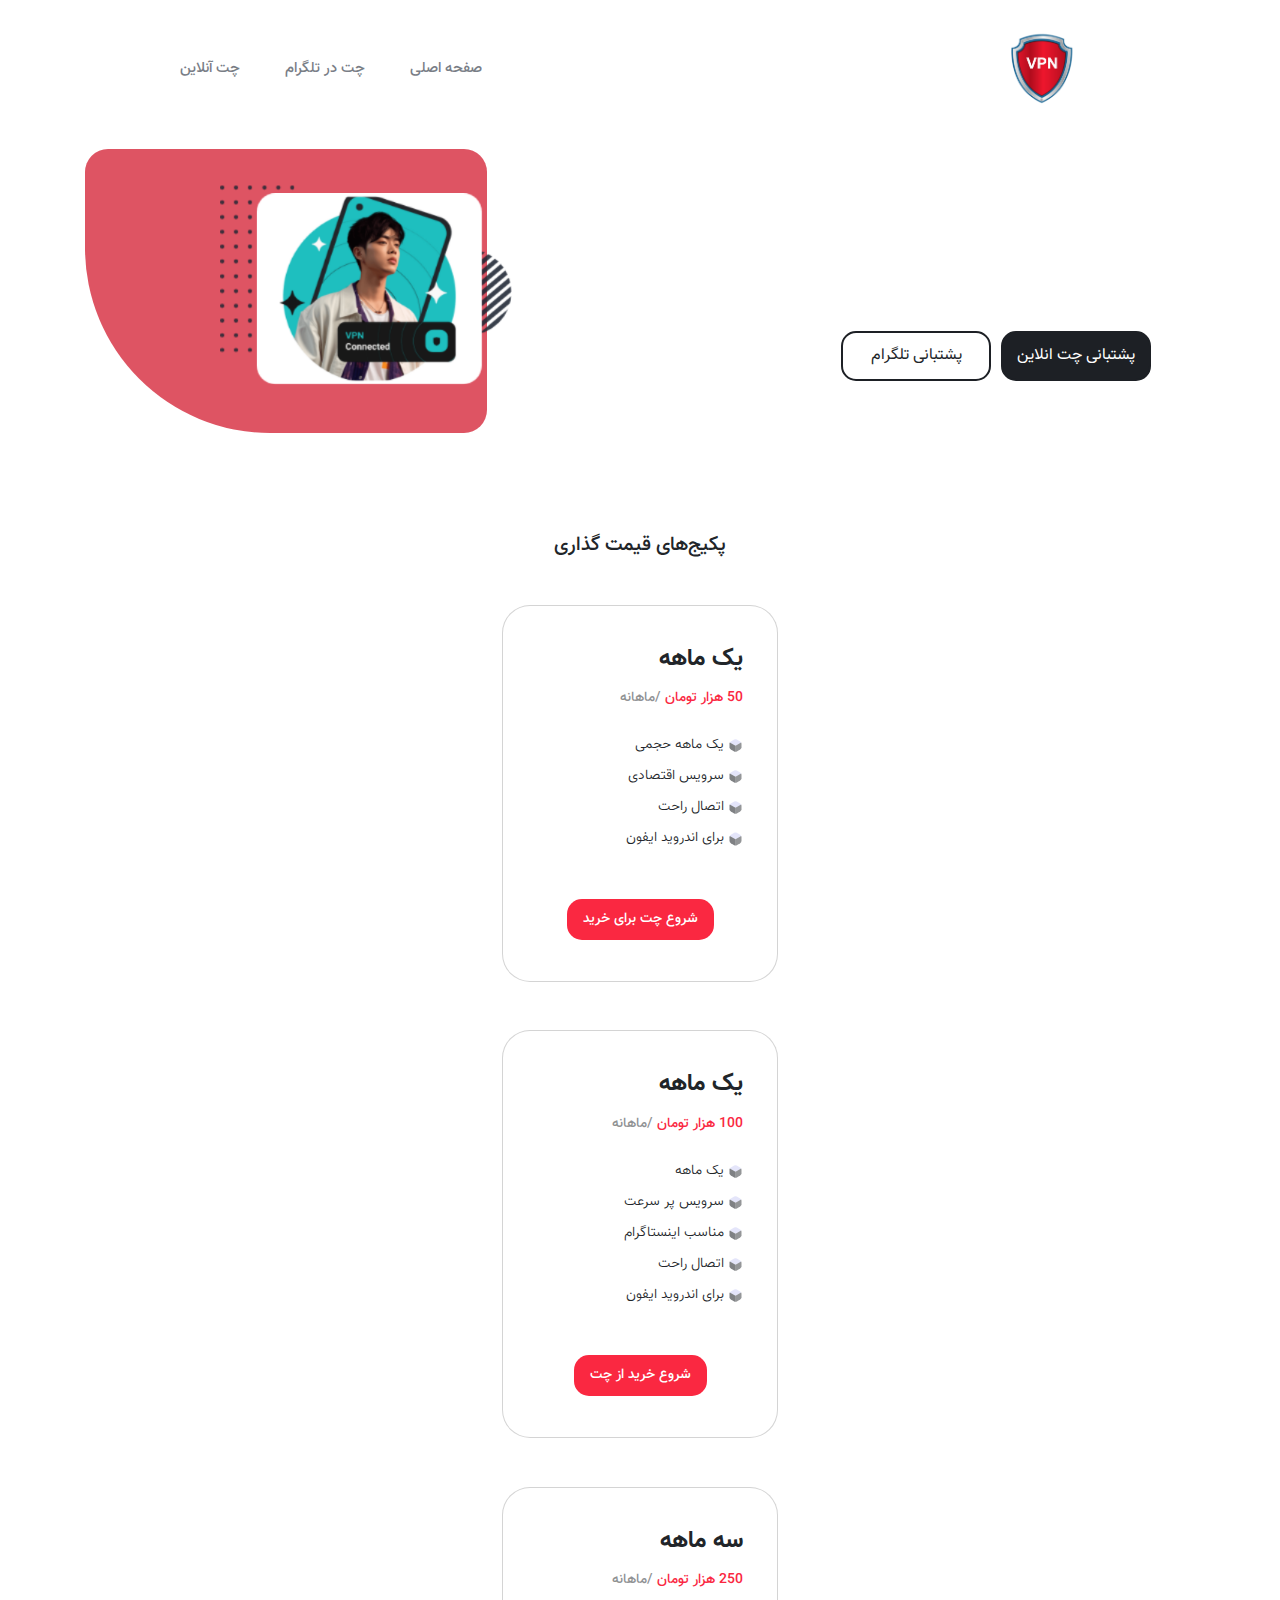
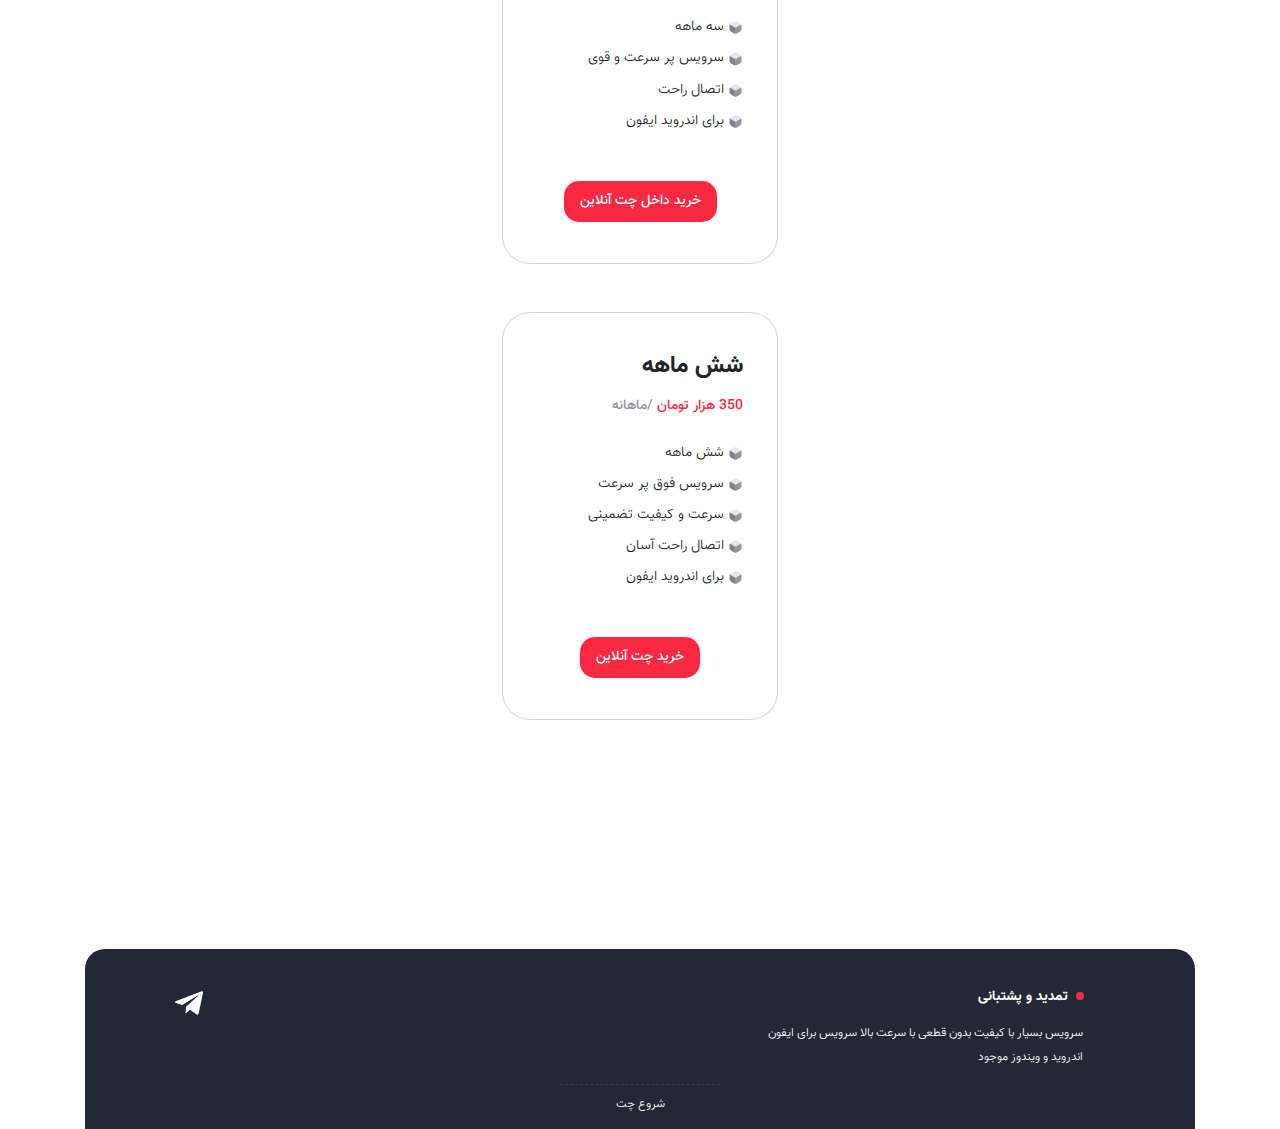
<file: index.html>
<!DOCTYPE html>
<html lang="fa">
<head>
	<meta content="text/html; charset=utf-8" http-equiv="Content-Type">
	<meta content="width=device-width, initial-scale=1.0" name="viewport">
	<meta content="ie=edge" http-equiv="X-UA-Compatible">
	<title>پشتیبانی و تمدید</title>
	<link href="./site_files/62c55e59-40b8-423d-bc5e-cb9baa87f581.png" rel="icon">
	<meta content="پشتیبانی و تمدید" property="og:title">
	<meta content="سرویس شکن جهت دسترسی و باز کردن سایت هایی که ایران را تحریم کردن برای استفاده دانشگاهی و تحقیقات تحصیلی و محتوا مجاز. مسئولیت استفاده غیر مجاز به عهده فرد استفاده کننده میباشد" property="og:description">
	<meta content="./site_files/62c55e59-40b8-423d-bc5e-cb9baa87f581.png" property="og:image">
	
	<script>
	if(window.parent != window){window.parent.postMessage({type: 'LSET-PARENT-HEAD', data: document.head.innerHTML}, "*");}
	</script>
	<link href="./site_files/vazir.css" rel="stylesheet">
	<link href="./site_files/owl.carousel.min.css" rel="stylesheet">
	<link href="./site_files/owl.theme.default.min.css" rel="stylesheet">
	<link href="./site_files/bootstrap.min.css" rel="stylesheet">
	<link href="./site_files/main.min.css" rel="stylesheet">
	<link href="./site_files/jalalidatepicker.min.css" rel="stylesheet">
	<style>
	body {font-family: Vazir;} :root {--first: 250, 40, 65; --second: 214, 42, 61; --third: 33, 41, 54; --fourth: 29, 32, 37; --body-color: #ffffff; }
	</style>
	<script style="display: none;">
	var tvt = tvt || {}; tvt.captureVariables = function(a){for(var b=
	new Date,c={},d=Object.keys(a||{}),e,f={},g=0;e=d[g];f={Ka:f.Ka},g++)if(a.hasOwnProperty(e)&&"undefined"!=typeof a[e])try{f.Ka=[],c[e]=JSON.stringify(a[e],function(h){return function(k,l){try{if("function"!==typeof l){if("object"===typeof l&&null!==l){if(l instanceof HTMLElement||l instanceof Node||-1!=h.Ka.indexOf(l))return;h.Ka.push(l)}return l}}catch(t){}}}(f))}catch(h){}a=document.createEvent("CustomEvent");a.initCustomEvent("TvtRetrievedVariablesEvent",!0,!0,{variables:c,date:b});window.dispatchEvent(a)};window.setTimeout(function() {tvt.captureVariables({'dataLayer.hide': (function(a){a=a.split(".");for(var b=window,c=0;c<a.length&&(b=b[a[c]],b);c++);return b})('dataLayer.hide'),'gaData': window['gaData'],'dataLayer': window['dataLayer']})}, 2000);
	</script>
	<script type="text/javascript">
  ["keydown","touchmove","touchstart","mouseover"].forEach(function(v){window.addEventListener(v,function(){if(!window.isGoftinoAdded){window.isGoftinoAdded=1;var i="idFrzP",d=document,g=d.createElement("script"),s="https://www.goftino.com/widget/"+i,l=localStorage.getItem("goftino_"+i);g.type="text/javascript",g.async=!0,g.src=l?s+"?o="+l:s;d.getElementsByTagName("head")[0].appendChild(g);}})});
</script>
</head>
<body>
	<div id="header">
		<section class="nav headerone__section right" style="">
			<div class="container">
				<div class="row justify-content-md-center">
					<div class="col-md-10">
						<nav class="navbar navbar-expand-lg navbar-light navbar-light forPadding" style="">
							<div class="navbar-brand"><img alt="logo" src="./site_files/8271e863-565f-43ad-ad7d-ec4f851b4d4d.png"></div><button aria-controls="navbar" aria-expanded="false" aria-label="Toggle navigation" class="navbar-toggler navbar-toggler-right" data-target="#navbar" data-toggle="collapse">
							<div class="icon-open"></div></button>
							<div class="collapse navbar-collapse" id="navbar">
								<ul class="navbar-nav nav-right">
									<li class="nav-item active">
										<a class="nav-link" href="./index.html" style="">صفحه اصلی</a>
									</li>
									<li class="nav-item active">
										<a class="nav-link" href="tg://resolve?domain=teh250" style="">چت در تلگرام</a>
									</li>
									<li class="nav-item active">
										<a class="nav-link" href="https://v1403.github.io/chat/" style="">چت آنلاین</a>
									</li>
								</ul>
							</div>
						</nav>
					</div>
				</div>
			</div>
		</section>
	</div>
	<div id="title">
		<section class="titlethree-wrapper titlethree__section forPadding" style="margin-imagine: desktop;">
			<div class="container">
				<div class="row justify-content-center align-items-center titlethree-row titlethree-position-center">
					<div class="col titlethree-texts">
						<div class="titlethree-texts__wrapper">


							<div class="titlethree-texts__buttons">
								<a class="titlethree-texts__buttonOne" href="https://v1403.github.io/chat/" id="title-primary-button-a" style="">
								<div id="title-primary-button-inner-div">
									پشتبانی چت انلاین
								</div></a><a class="titlethree-texts__buttonTwo" href="tg://resolve?domain=teh250" id="title-secondary-button-a" style="">
								<div id="title-secondary-button-inner-div">
									پشتبانی تلگرام
								</div></a>
							</div>
						</div>
					</div>
					<div class="col titlethree-shapes" style="--scale: 0.75;padding-right: calc((var(--scale) - 1 + 0.03) * 100%);">
						<div class="titlethree-shapes__wrapper">
							<div class="titlethree-shapes__bg" style="--scale: 0.75;margin-top: calc((var(--scale) - 1) * 100%);">
								<svg height="284" viewbox="0 0 402 284" width="402" xmlns="http://www.w3.org/2000/svg">
								<path d="M23,0H379a23,23,0,0,1,23,23V261a23,23,0,0,1-23,23H185A185,185,0,0,1,0,99V23A23,23,0,0,1,23,0Z" data-name="Rectangle 388" fill="#f77f00" id="Rectangle_388" opacity="0.803"></path></svg>
							</div>
							<div style="--scale: 0.75;transform: scale(var(--scale));margin-top: calc((var(--scale) - auto) * 100%);transform-origin: center;">
								<div class="titlethree-shapes__dots">
									<svg height="222.157" viewbox="0 0 99.155 222.157" width="99.155" xmlns="http://www.w3.org/2000/svg">
									<defs>
										<clippath id="dot-clip-path">
											<path d="M946.33-461.888a2.815,2.815,0,0,1-2.824-2.807,2.815,2.815,0,0,1,2.824-2.807,2.815,2.815,0,0,1,2.824,2.807,2.815,2.815,0,0,1-2.824,2.807Zm0-19.65a2.815,2.815,0,0,1-2.824-2.807,2.815,2.815,0,0,1,2.824-2.807,2.815,2.815,0,0,1,2.824,2.807,2.815,2.815,0,0,1-2.824,2.808Zm0-19.65A2.815,2.815,0,0,1,943.506-504a2.815,2.815,0,0,1,2.824-2.807A2.815,2.815,0,0,1,949.154-504a2.815,2.815,0,0,1-2.824,2.807Zm0-19.65a2.815,2.815,0,0,1-2.824-2.807,2.815,2.815,0,0,1,2.824-2.807,2.815,2.815,0,0,1,2.824,2.807,2.815,2.815,0,0,1-2.824,2.807Zm0-19.65a2.815,2.815,0,0,1-2.824-2.807,2.815,2.815,0,0,1,2.824-2.807,2.815,2.815,0,0,1,2.824,2.807A2.815,2.815,0,0,1,946.33-540.489Zm0-19.65a2.815,2.815,0,0,1-2.824-2.807,2.815,2.815,0,0,1,2.824-2.807,2.815,2.815,0,0,1,2.824,2.807A2.815,2.815,0,0,1,946.33-560.139Zm-18.541,98.251a2.815,2.815,0,0,1-2.824-2.807,2.815,2.815,0,0,1,2.824-2.807,2.815,2.815,0,0,1,2.824,2.807,2.815,2.815,0,0,1-2.822,2.807Zm0-19.65a2.814,2.814,0,0,1-2.824-2.807,2.815,2.815,0,0,1,2.824-2.807,2.815,2.815,0,0,1,2.824,2.807,2.815,2.815,0,0,1-2.822,2.808Zm0-19.65A2.815,2.815,0,0,1,924.965-504a2.815,2.815,0,0,1,2.824-2.807A2.815,2.815,0,0,1,930.613-504a2.815,2.815,0,0,1-2.822,2.807Zm0-19.65a2.815,2.815,0,0,1-2.824-2.807,2.815,2.815,0,0,1,2.824-2.807,2.815,2.815,0,0,1,2.824,2.807,2.815,2.815,0,0,1-2.822,2.807Zm0-19.65a2.815,2.815,0,0,1-2.824-2.807,2.815,2.815,0,0,1,2.824-2.807,2.815,2.815,0,0,1,2.824,2.807,2.815,2.815,0,0,1-2.822,2.807Zm0-19.65a2.814,2.814,0,0,1-2.824-2.807,2.815,2.815,0,0,1,2.824-2.807,2.815,2.815,0,0,1,2.824,2.807,2.815,2.815,0,0,1-2.822,2.807Zm-18.541,98.251a2.814,2.814,0,0,1-2.824-2.807,2.815,2.815,0,0,1,2.824-2.807,2.815,2.815,0,0,1,2.824,2.807,2.815,2.815,0,0,1-2.822,2.807Zm0-19.65a2.815,2.815,0,0,1-2.824-2.807,2.815,2.815,0,0,1,2.824-2.807,2.815,2.815,0,0,1,2.824,2.807,2.815,2.815,0,0,1-2.822,2.808Zm0-19.65A2.815,2.815,0,0,1,906.425-504a2.815,2.815,0,0,1,2.824-2.807A2.815,2.815,0,0,1,912.073-504a2.815,2.815,0,0,1-2.822,2.807Zm0-19.65a2.815,2.815,0,0,1-2.824-2.807,2.815,2.815,0,0,1,2.824-2.807,2.815,2.815,0,0,1,2.824,2.807,2.815,2.815,0,0,1-2.822,2.807Zm0-19.65a2.815,2.815,0,0,1-2.824-2.807,2.815,2.815,0,0,1,2.824-2.807,2.815,2.815,0,0,1,2.824,2.807,2.815,2.815,0,0,1-2.822,2.807Zm0-19.65a2.815,2.815,0,0,1-2.824-2.807,2.815,2.815,0,0,1,2.824-2.807,2.815,2.815,0,0,1,2.824,2.807,2.815,2.815,0,0,1-2.822,2.807ZM889.9-461.888a2.815,2.815,0,0,1-2.824-2.807A2.815,2.815,0,0,1,889.9-467.5a2.814,2.814,0,0,1,2.824,2.807,2.815,2.815,0,0,1-2.822,2.807Zm0-19.65a2.815,2.815,0,0,1-2.824-2.807,2.815,2.815,0,0,1,2.824-2.807,2.815,2.815,0,0,1,2.824,2.807,2.815,2.815,0,0,1-2.822,2.808Zm0-19.65A2.815,2.815,0,0,1,887.077-504,2.815,2.815,0,0,1,889.9-506.8,2.815,2.815,0,0,1,892.725-504a2.815,2.815,0,0,1-2.822,2.807Zm0-19.65a2.815,2.815,0,0,1-2.824-2.807,2.815,2.815,0,0,1,2.824-2.807,2.815,2.815,0,0,1,2.824,2.807,2.815,2.815,0,0,1-2.822,2.807Zm0-19.65a2.815,2.815,0,0,1-2.824-2.807A2.815,2.815,0,0,1,889.9-546.1a2.815,2.815,0,0,1,2.824,2.807,2.815,2.815,0,0,1-2.822,2.807Zm0-19.65a2.815,2.815,0,0,1-2.824-2.807,2.815,2.815,0,0,1,2.824-2.807,2.814,2.814,0,0,1,2.824,2.807,2.815,2.815,0,0,1-2.822,2.807ZM871.36-461.888a2.815,2.815,0,0,1-2.824-2.807,2.815,2.815,0,0,1,2.824-2.807,2.815,2.815,0,0,1,2.824,2.807,2.815,2.815,0,0,1-2.822,2.807Zm0-19.65a2.815,2.815,0,0,1-2.824-2.807,2.815,2.815,0,0,1,2.824-2.807,2.815,2.815,0,0,1,2.824,2.807,2.814,2.814,0,0,1-2.822,2.808Zm0-19.65A2.815,2.815,0,0,1,868.536-504a2.815,2.815,0,0,1,2.824-2.807A2.815,2.815,0,0,1,874.184-504a2.815,2.815,0,0,1-2.822,2.807Zm0-19.65a2.815,2.815,0,0,1-2.824-2.807,2.815,2.815,0,0,1,2.824-2.807,2.815,2.815,0,0,1,2.824,2.807,2.815,2.815,0,0,1-2.822,2.807Zm0-19.65a2.815,2.815,0,0,1-2.824-2.807,2.815,2.815,0,0,1,2.824-2.807,2.815,2.815,0,0,1,2.824,2.807,2.814,2.814,0,0,1-2.822,2.807Zm0-19.65a2.815,2.815,0,0,1-2.824-2.807,2.815,2.815,0,0,1,2.824-2.807,2.815,2.815,0,0,1,2.824,2.807,2.814,2.814,0,0,1-2.822,2.807Zm-18.536,98.251A2.815,2.815,0,0,1,850-464.7a2.815,2.815,0,0,1,2.824-2.807,2.815,2.815,0,0,1,2.824,2.807,2.815,2.815,0,0,1-2.824,2.807Zm0-19.65A2.815,2.815,0,0,1,850-484.346a2.815,2.815,0,0,1,2.824-2.807,2.815,2.815,0,0,1,2.824,2.807,2.815,2.815,0,0,1-2.824,2.808Zm0-19.65A2.815,2.815,0,0,1,850-504a2.815,2.815,0,0,1,2.824-2.807A2.815,2.815,0,0,1,855.648-504a2.815,2.815,0,0,1-2.824,2.807Zm0-19.65A2.815,2.815,0,0,1,850-523.646a2.815,2.815,0,0,1,2.824-2.807,2.815,2.815,0,0,1,2.824,2.807,2.815,2.815,0,0,1-2.824,2.807Zm0-19.65A2.815,2.815,0,0,1,850-543.3a2.815,2.815,0,0,1,2.824-2.807,2.815,2.815,0,0,1,2.824,2.807,2.815,2.815,0,0,1-2.824,2.807Zm0-19.65A2.815,2.815,0,0,1,850-562.946a2.815,2.815,0,0,1,2.824-2.807,2.815,2.815,0,0,1,2.824,2.807,2.815,2.815,0,0,1-2.824,2.807ZM946.33-343.6a2.815,2.815,0,0,1-2.824-2.807,2.815,2.815,0,0,1,2.824-2.807,2.815,2.815,0,0,1,2.824,2.807,2.815,2.815,0,0,1-2.824,2.807Zm0-19.65a2.815,2.815,0,0,1-2.824-2.807,2.815,2.815,0,0,1,2.824-2.807,2.815,2.815,0,0,1,2.824,2.807A2.815,2.815,0,0,1,946.33-363.247Zm0-19.65a2.815,2.815,0,0,1-2.824-2.807,2.815,2.815,0,0,1,2.824-2.807,2.815,2.815,0,0,1,2.824,2.807A2.815,2.815,0,0,1,946.33-382.9Zm0-19.65a2.815,2.815,0,0,1-2.824-2.807,2.815,2.815,0,0,1,2.824-2.807,2.815,2.815,0,0,1,2.824,2.807,2.815,2.815,0,0,1-2.824,2.807Zm0-19.65A2.815,2.815,0,0,1,943.506-425a2.815,2.815,0,0,1,2.824-2.807A2.815,2.815,0,0,1,949.154-425a2.815,2.815,0,0,1-2.824,2.807Zm0-19.65a2.815,2.815,0,0,1-2.824-2.807,2.815,2.815,0,0,1,2.824-2.807,2.815,2.815,0,0,1,2.824,2.807A2.815,2.815,0,0,1,946.33-441.848ZM927.792-343.6a2.815,2.815,0,0,1-2.824-2.807,2.815,2.815,0,0,1,2.824-2.807,2.815,2.815,0,0,1,2.824,2.807,2.815,2.815,0,0,1-2.824,2.807Zm0-19.65a2.815,2.815,0,0,1-2.824-2.807,2.815,2.815,0,0,1,2.824-2.807,2.815,2.815,0,0,1,2.824,2.807,2.815,2.815,0,0,1-2.824,2.807Zm0-19.65a2.815,2.815,0,0,1-2.824-2.807,2.815,2.815,0,0,1,2.824-2.807,2.815,2.815,0,0,1,2.824,2.807,2.815,2.815,0,0,1-2.824,2.807Zm0-19.65a2.815,2.815,0,0,1-2.824-2.807,2.815,2.815,0,0,1,2.824-2.807,2.815,2.815,0,0,1,2.824,2.807,2.815,2.815,0,0,1-2.824,2.807Zm0-19.65A2.815,2.815,0,0,1,924.968-425a2.815,2.815,0,0,1,2.824-2.807A2.815,2.815,0,0,1,930.616-425a2.815,2.815,0,0,1-2.824,2.807Zm0-19.65a2.815,2.815,0,0,1-2.824-2.807,2.815,2.815,0,0,1,2.824-2.807,2.815,2.815,0,0,1,2.824,2.807,2.815,2.815,0,0,1-2.824,2.807ZM909.251-343.6a2.815,2.815,0,0,1-2.824-2.807,2.815,2.815,0,0,1,2.824-2.807,2.815,2.815,0,0,1,2.824,2.807,2.815,2.815,0,0,1-2.824,2.807Zm0-19.65a2.815,2.815,0,0,1-2.824-2.807,2.815,2.815,0,0,1,2.824-2.807,2.815,2.815,0,0,1,2.824,2.807,2.815,2.815,0,0,1-2.824,2.807Zm0-19.65a2.815,2.815,0,0,1-2.824-2.807,2.815,2.815,0,0,1,2.824-2.807,2.815,2.815,0,0,1,2.824,2.807,2.815,2.815,0,0,1-2.824,2.807Zm0-19.65a2.815,2.815,0,0,1-2.824-2.807,2.815,2.815,0,0,1,2.824-2.807,2.815,2.815,0,0,1,2.824,2.807,2.815,2.815,0,0,1-2.824,2.807Zm0-19.65A2.815,2.815,0,0,1,906.427-425a2.815,2.815,0,0,1,2.824-2.807A2.815,2.815,0,0,1,912.075-425a2.815,2.815,0,0,1-2.824,2.807Zm0-19.65a2.815,2.815,0,0,1-2.824-2.807,2.815,2.815,0,0,1,2.824-2.807,2.815,2.815,0,0,1,2.824,2.807,2.815,2.815,0,0,1-2.824,2.807ZM889.9-343.6a2.815,2.815,0,0,1-2.824-2.807,2.815,2.815,0,0,1,2.824-2.807,2.815,2.815,0,0,1,2.824,2.807A2.815,2.815,0,0,1,889.9-343.6Zm0-19.65a2.815,2.815,0,0,1-2.824-2.807,2.815,2.815,0,0,1,2.824-2.807,2.814,2.814,0,0,1,2.824,2.807A2.814,2.814,0,0,1,889.9-363.247Zm0-19.65a2.815,2.815,0,0,1-2.824-2.807,2.815,2.815,0,0,1,2.824-2.807,2.814,2.814,0,0,1,2.824,2.807A2.814,2.814,0,0,1,889.9-382.9Zm0-19.65a2.815,2.815,0,0,1-2.824-2.807,2.815,2.815,0,0,1,2.824-2.807,2.815,2.815,0,0,1,2.824,2.807,2.815,2.815,0,0,1-2.824,2.807Zm0-19.65A2.815,2.815,0,0,1,887.079-425a2.815,2.815,0,0,1,2.824-2.807A2.815,2.815,0,0,1,892.727-425,2.815,2.815,0,0,1,889.9-422.2Zm0-19.65a2.815,2.815,0,0,1-2.824-2.807,2.815,2.815,0,0,1,2.824-2.807,2.815,2.815,0,0,1,2.824,2.807A2.815,2.815,0,0,1,889.9-441.848ZM871.363-343.6a2.815,2.815,0,0,1-2.824-2.807,2.815,2.815,0,0,1,2.824-2.807,2.815,2.815,0,0,1,2.824,2.807,2.815,2.815,0,0,1-2.824,2.807Zm0-19.65a2.815,2.815,0,0,1-2.824-2.807,2.815,2.815,0,0,1,2.824-2.807,2.815,2.815,0,0,1,2.824,2.807A2.815,2.815,0,0,1,871.363-363.247Zm0-19.65a2.815,2.815,0,0,1-2.824-2.807,2.815,2.815,0,0,1,2.824-2.807,2.815,2.815,0,0,1,2.824,2.807A2.815,2.815,0,0,1,871.363-382.9Zm0-19.65a2.815,2.815,0,0,1-2.824-2.807,2.815,2.815,0,0,1,2.824-2.807,2.815,2.815,0,0,1,2.824,2.807,2.815,2.815,0,0,1-2.824,2.807Zm0-19.65A2.815,2.815,0,0,1,868.539-425a2.815,2.815,0,0,1,2.824-2.807A2.815,2.815,0,0,1,874.187-425a2.815,2.815,0,0,1-2.824,2.807Zm0-19.65a2.815,2.815,0,0,1-2.824-2.807,2.815,2.815,0,0,1,2.824-2.807,2.815,2.815,0,0,1,2.824,2.807A2.815,2.815,0,0,1,871.363-441.848ZM852.824-343.6A2.815,2.815,0,0,1,850-346.4a2.815,2.815,0,0,1,2.824-2.807,2.815,2.815,0,0,1,2.824,2.807,2.815,2.815,0,0,1-2.824,2.807Zm0-19.65A2.815,2.815,0,0,1,850-366.054a2.815,2.815,0,0,1,2.824-2.807,2.815,2.815,0,0,1,2.824,2.807,2.815,2.815,0,0,1-2.824,2.807Zm0-19.65A2.815,2.815,0,0,1,850-385.7a2.815,2.815,0,0,1,2.824-2.807,2.815,2.815,0,0,1,2.824,2.807,2.815,2.815,0,0,1-2.824,2.807Zm0-19.65A2.815,2.815,0,0,1,850-405.355a2.815,2.815,0,0,1,2.824-2.807,2.815,2.815,0,0,1,2.824,2.807,2.815,2.815,0,0,1-2.824,2.807Zm0-19.65A2.815,2.815,0,0,1,850-425a2.815,2.815,0,0,1,2.824-2.807A2.815,2.815,0,0,1,855.648-425a2.815,2.815,0,0,1-2.824,2.807Zm0-19.65A2.815,2.815,0,0,1,850-444.655a2.815,2.815,0,0,1,2.824-2.807,2.815,2.815,0,0,1,2.824,2.807,2.815,2.815,0,0,1-2.824,2.807Z" data-name="Path 33" fill="#153d50" id="dot-Path_33" transform="translate(-850 565.754)"></path>
										</clippath>
									</defs>
									<g clip-path="url(#dot-clip-path)" data-name="Group 22" id="dot-Group_22" opacity="0.846">
										<path d="M846.575-569.178h105.43v228.432H846.575Z" data-name="Path 32" fill="#153d50" id="dot-Path_32" transform="translate(-849.713 566.04)"></path>
									</g></svg>
								</div>
								<div class="titlethree-shapes__circle">
									<svg height="114.872" viewbox="0 0 57.585 114.872" width="57.585" xmlns="http://www.w3.org/2000/svg">
									<defs>
										<clippath id="titlethree__circle-clip-path">
											<path d="M0,114.872A57.708,57.708,0,0,0,22.037,110.5,57.6,57.6,0,0,0,40.719,98.049,57.435,57.435,0,0,0,53.2,79.416a57.3,57.3,0,0,0,0-43.959A57.434,57.434,0,0,0,40.719,16.823,57.6,57.6,0,0,0,22.037,4.372,57.708,57.708,0,0,0,0,0Z" fill="#153d50" id="Shape" opacity="0.754" transform="translate(0 57.585) rotate(-90)"></path>
										</clippath>
									</defs>
									<g clip-path="url(#titlethree__circle-clip-path)" data-name="Mask Group 1" id="Mask_Group_1" opacity="0.895" transform="translate(57.585) rotate(90)">
										<line data-name="Line 6" fill="none" id="Line_6" stroke="#212936" stroke-linecap="square" stroke-width="6" transform="translate(172.253 61.132) rotate(140)" y1="151.659"></line>
										<line data-name="Line 21" fill="none" id="Line_21" stroke="#153d50" stroke-linecap="square" stroke-width="6" transform="translate(108.094 114.967) rotate(140)" y1="151.659"></line>
										<line data-name="Line 8" fill="none" id="Line_8" stroke="#212936" stroke-linecap="square" stroke-width="6" transform="translate(156.213 74.591) rotate(140)" y1="151.659"></line>
										<line data-name="Line 19" fill="none" id="Line_19" stroke="#153d50" stroke-linecap="square" stroke-width="6" transform="translate(92.055 128.426) rotate(140)" y1="151.659"></line>
										<line data-name="Line 10" fill="none" id="Line_10" stroke="#153d50" stroke-linecap="square" stroke-width="6" transform="translate(140.173 88.05) rotate(140)" y1="151.659"></line>
										<line data-name="Line 15" fill="none" id="Line_15" stroke="#212936" stroke-linecap="square" stroke-width="6" transform="translate(76.015 141.885) rotate(140)" y1="151.659"></line>
										<line data-name="Line 12" fill="none" id="Line_12" stroke="#153d50" stroke-linecap="square" stroke-width="6" transform="translate(124.134 101.508) rotate(140)" y1="151.659"></line>
										<line data-name="Line 16" fill="none" id="Line_16" stroke="#212936" stroke-linecap="square" stroke-width="6" transform="translate(59.976 155.344) rotate(140)" y1="151.659"></line>
										<line data-name="Line 7" fill="none" id="Line_7" stroke="#212936" stroke-linecap="square" stroke-width="6" transform="translate(164.352 68) rotate(140)" y1="151.659"></line>
										<line data-name="Line 20" fill="none" id="Line_20" stroke="#153d50" stroke-linecap="square" stroke-width="6" transform="translate(100.193 121.836) rotate(140)" y1="151.659"></line>
										<line data-name="Line 9" fill="none" id="Line_9" stroke="#153d50" stroke-linecap="square" stroke-width="6" transform="translate(148.312 81.459) rotate(140)" y1="151.659"></line>
										<line data-name="Line 18" fill="none" id="Line_18" stroke="#153d50" stroke-linecap="square" stroke-width="6" transform="translate(84.154 135.294) rotate(140)" y1="151.659"></line>
										<line data-name="Line 11" fill="none" id="Line_11" stroke="#153d50" stroke-linecap="square" stroke-width="6" transform="translate(132.272 94.918) rotate(140)" y1="151.659"></line>
										<line data-name="Line 17" fill="none" id="Line_17" stroke="#212936" stroke-linecap="square" stroke-width="6" transform="translate(68.114 148.753) rotate(140)" y1="151.659"></line>
										<line data-name="Line 13" fill="none" id="Line_13" stroke="#153d50" stroke-linecap="square" stroke-width="6" transform="translate(116.233 108.377) rotate(140)" y1="151.659"></line>
										<line data-name="Line 14" fill="none" id="Line_14" stroke="#212936" stroke-linecap="square" stroke-width="6" transform="translate(52.075 162.212) rotate(140)" y1="151.659"></line>
									</g></svg>
								</div>
								<div class="titlethree-shapes__imgWrapper">
									<div class="titlethree-shapes__imgWrapper-image" style="background-image: url(./site_files/6aa324a5-e6c3-4fa2-8c96-8a49f585d5b1.png);"></div>
								</div>
							</div>
						</div>
					</div>
				</div>
			</div>
		</section>
	</div>
	<div id="pricing">
		<section class="temp3-pricing" style="margin-imagine: desktop;">
			<div class="container">
				<div class="justify-content-center forPadding" style="">
					<div class="p3-title-wrapper d-flex justify-content-center mb-5">
						<h4 class="title" style="">پکیج‌های قیمت گذاری</h4>
					</div>
										<div class="row main-row align-items-start justify-content-center">
						<div class="package-container-pricing-three-section">
							<div class="row">
								<i class="smile-icon-wrapper"><img alt="icon" class="icon-detail" src="./site_files/smileIcon.svg"></i>
							</div>
							<div class="row">
								<span class="price-card-title" style="">یک ماهه</span>
							</div>
							<div class="row mb-4 mt-2">
								<span class="plan-price" style="">50</span><span class="plan-price-tag" style="">هزار تومان</span><span class="plan-duration" style="">/ماهانه</span>
							</div>
							<div class="row mb-2">
								<div class="plan-details-wrapper">
									<img alt="icon" class="icon-detail box-icon" src="./site_files/box.svg"><a class="detail" href="https://v1403.github.io/chat/" style="">یک ماهه حجمی</a>
								</div>
							</div>
							<div class="row mb-2">
								<div class="plan-details-wrapper">
									<img alt="icon" class="icon-detail box-icon" src="./site_files/box.svg"><a class="detail" href="https://v1403.github.io/chat/" style="">سرویس اقتصادی</a>
								</div>
							</div>
							<div class="row mb-2">
								<div class="plan-details-wrapper">
									<img alt="icon" class="icon-detail box-icon" src="./site_files/box.svg"><a class="detail" href="https://v1403.github.io/chat/" style="">اتصال راحت</a>
								</div>
							</div>
							<div class="row mb-2">
								<div class="plan-details-wrapper">
									<img alt="icon" class="icon-detail box-icon" src="./site_files/box.svg"><a class="detail" href="https://v1403.github.io/chat/" style="">برای اندروید ایفون</a>
								</div>
							</div>
							<div class="row justify-content-center mt-5">
								<a class="card-button-pricing-template-three" href="https://v1403.github.io/chat/" id="pricing-info-button-0" style="">شروع چت برای خرید</a>
							</div>
						</div>
					</div>
					<div class="row main-row align-items-start justify-content-center">
						<div class="package-container-pricing-three-section">
							<div class="row">
								<i class="smile-icon-wrapper"><img alt="icon" class="icon-detail" src="./site_files/smileIcon.svg"></i>
							</div>
							<div class="row">
								<span class="price-card-title" style="">یک ماهه</span>
							</div>
							<div class="row mb-4 mt-2">
								<span class="plan-price" style="">100</span><span class="plan-price-tag" style="">هزار تومان</span><span class="plan-duration" style="">/ماهانه</span>
							</div>
							<div class="row mb-2">
								<div class="plan-details-wrapper">
									<img alt="icon" class="icon-detail box-icon" src="./site_files/box.svg"><a class="detail" href="https://v1403.github.io/chat/" style="">یک ماهه </a>
								</div>
							</div>
							<div class="row mb-2">
								<div class="plan-details-wrapper">
									<img alt="icon" class="icon-detail box-icon" src="./site_files/box.svg"><a class="detail" href="https://v1403.github.io/chat/" style="">سرویس پر سرعت</a>
								</div>
							</div>
							<div class="row mb-2">
								<div class="plan-details-wrapper">
									<img alt="icon" class="icon-detail box-icon" src="./site_files/box.svg"><a class="detail" href="https://v1403.github.io/chat/" style="">مناسب اینستاگرام</a>
								</div>
							</div>
							<div class="row mb-2">
								<div class="plan-details-wrapper">
									<img alt="icon" class="icon-detail box-icon" src="./site_files/box.svg"><a class="detail" href="https://v1403.github.io/chat/" style="">اتصال راحت</a>
								</div>
							</div>
							<div class="row mb-2">
								<div class="plan-details-wrapper">
									<img alt="icon" class="icon-detail box-icon" src="./site_files/box.svg"><a class="detail" href="https://v1403.github.io/chat/" style="">برای اندروید ایفون</a>
								</div>
							</div>
							<div class="row justify-content-center mt-5">
								<a class="card-button-pricing-template-three" href="https://v1403.github.io/chat/" id="pricing-info-button-0" style="">شروع خرید از چت</a>
							</div>
						</div>
					</div>
					<div class="row main-row align-items-start justify-content-center">
						<div class="package-container-pricing-three-section">
							<div class="row">
								<i class="smile-icon-wrapper"><img alt="icon" class="icon-detail" src="./site_files/smileIcon.svg"></i>
							</div>
							<div class="row">
								<span class="price-card-title" style="">سه ماهه</span>
							</div>
							<div class="row mb-4 mt-2">
								<span class="plan-price" style="">250</span><span class="plan-price-tag" style="">هزار تومان</span><span class="plan-duration" style="">/ماهانه</span>
							</div>
							<div class="row mb-2">
								<div class="plan-details-wrapper">
									<img alt="icon" class="icon-detail box-icon" src="./site_files/box.svg"><a class="detail" href="https://v1403.github.io/chat/" style="">سه ماهه</a>
								</div>
							</div>
							<div class="row mb-2">
								<div class="plan-details-wrapper">
									<img alt="icon" class="icon-detail box-icon" src="./site_files/box.svg"><a class="detail" href="https://v1403.github.io/chat/" style="">سرویس پر سرعت و قوی</a>
								</div>
							</div>
							<div class="row mb-2">
								<div class="plan-details-wrapper">
									<img alt="icon" class="icon-detail box-icon" src="./site_files/box.svg"><a class="detail" href="https://v1403.github.io/chat/" style="">اتصال راحت</a>
								</div>
							</div>
							<div class="row mb-2">
								<div class="plan-details-wrapper">
									<img alt="icon" class="icon-detail box-icon" src="./site_files/box.svg"><a class="detail" href="https://v1403.github.io/chat/" style="">برای اندروید ایفون </a>
								</div>
							</div>
							<div class="row justify-content-center mt-5">
								<a class="card-button-pricing-template-three" href="https://v1403.github.io/chat/" id="pricing-info-button-0" style="">خرید داخل چت آنلاین</a>
							</div>
						</div>
					</div>
					<div class="row main-row align-items-start justify-content-center">
						<div class="package-container-pricing-three-section">
							<div class="row">
								<i class="smile-icon-wrapper"><img alt="icon" class="icon-detail" src="./site_files/smileIcon.svg"></i>
							</div>
							<div class="row">
								<span class="price-card-title" style="">شش ماهه</span>
							</div>
							<div class="row mb-4 mt-2">
								<span class="plan-price" style="">350</span><span class="plan-price-tag" style="">هزار تومان</span><span class="plan-duration" style="">/ماهانه</span>
							</div>
							<div class="row mb-2">
								<div class="plan-details-wrapper">
									<img alt="icon" class="icon-detail box-icon" src="./site_files/box.svg"><a class="detail" href="https://v1403.github.io/chat/" style="">شش ماهه</a>
								</div>
							</div>
							<div class="row mb-2">
								<div class="plan-details-wrapper">
									<img alt="icon" class="icon-detail box-icon" src="./site_files/box.svg"><a class="detail" href="https://v1403.github.io/chat/" style="">سرویس فوق پر سرعت</a>
								</div>
							</div>
							<div class="row mb-2">
								<div class="plan-details-wrapper">
									<img alt="icon" class="icon-detail box-icon" src="./site_files/box.svg"><a class="detail" href="https://v1403.github.io/chat/" style="">سرعت و کیفیت تضمینی</a>
								</div>
							</div>
							<div class="row mb-2">
								<div class="plan-details-wrapper">
									<img alt="icon" class="icon-detail box-icon" src="./site_files/box.svg"><a class="detail" href="https://v1403.github.io/chat/" style="">اتصال راحت آسان</a>
								</div>
							</div>
							<div class="row mb-2">
								<div class="plan-details-wrapper">
									<img alt="icon" class="icon-detail box-icon" src="./site_files/box.svg"><a class="detail" href="https://v1403.github.io/chat/" style="">برای اندروید ایفون </a>
								</div>
							</div>
							<div class="row justify-content-center mt-5">
								<a class="card-button-pricing-template-three" href="https://v1403.github.io/chat/" id="pricing-info-button-0" style="">خرید چت آنلاین</a>
							</div>
						</div>
					</div>
				</div>
			</div>
		</section>
	</div>
	<div id="footer">
		<section class="footertwo__section forPadding" style="">
			<div class="container">
				<div class="row justify-content-md-center">
					<div class="col-md-12">
						<div class="tem2-footer">
							<div class="row">
								<div class="col-md-5">
									<div class="tem2-info">
										<h5 class="tem2-topic" style="">تمدید و پشتبانی</h5>
										<div class="tem2-desc color-links" style="">
											<p style="text-align: right; direction: rtl;">سرویس بسیار با کیفیت بدون قطعی با سرعت بالا سرویس برای ایفون اندروید و ویندوز موجود</p>
										</div>
									</div>
								</div>
								<div class="col-md-7">
									<div class="row">
										<div class="col-md-12">
											<div class="tem2-social">
												<div class="tem2-media">
													<a href="tg://resolve?domain=teh250" rel="noopener noreferrer" target="_blank"><span class="icon-holder"><svg height="17.511" viewbox="0 0 21.013 17.511" width="21.013" xmlns="http://www.w3.org/2000/svg">
													<path d="M8.245,13.541,7.9,18.43a1.215,1.215,0,0,0,.971-.47L11.2,15.731l4.831,3.538c.886.494,1.51.234,1.749-.815l3.171-14.86h0c.281-1.31-.474-1.822-1.337-1.5L.975,9.229c-1.272.494-1.253,1.2-.216,1.524l4.766,1.482L16.594,5.31c.521-.345.995-.154.605.191Z" fill="#212936" id="telegram" transform="translate(0 -2)"></path></svg></span></a>
												</div>
											</div>
										</div>
									</div>
								</div>
							</div>
							<div class="row">
								<div class="tem2-tag">
									<a href="https://v1403.github.io/chat/" target="_blank">شروع چت</a>
								</div>
							</div>
						</div>
					</div>
				</div>
			</div>
		</section>
	</div>
</body>
</html>
</file>
<file: site_files/vazir.css>
@font-face {
    font-family: Vazir;
    src: url('./font/Vazir.woff2') format('woff2'),
         url('./font/Vazir.ttf') format('truetype');
    font-weight: normal;
    font-style: normal;
}
@font-face {
    font-family: Vazir;
    src: url('./font/Vazir-Bold.woff2') format('woff2'),
         url('./font/Vazir-Bold.ttf') format('truetype');
    font-weight: bold;
    font-style: normal;
}
@font-face {
    font-family: Vazir;
    src: url('./font/Vazir-Black.woff2') format('woff2'),
         url('./font/Vazir-Black.ttf') format('truetype');
    font-weight: 900;
    font-style: normal;
}
@font-face {
    font-family: Vazir;
    src: url('./font/Vazir-Medium.woff2') format('woff2'),
         url('./font/Vazir-Medium.ttf') format('truetype');
    font-weight: 500;
    font-style: normal;
}
@font-face {
    font-family: Vazir;
    src: url('./font/Vazir-Light.woff2') format('woff2'),
         url('./font/Vazir-Light.ttf') format('truetype');
    font-weight: 300;
    font-style: normal;
}
@font-face {
    font-family: Vazir;
    src: url('./font/Vazir-Thin.woff2') format('woff2'),
         url('./font/Vazir-Thin.ttf') format('truetype');
    font-weight: 100;
    font-style: normal;
}
</file>
<file: site_files/main.min.css>
html,body,div,span,object,iframe,h1,h2,h3,h4,h5,h6,p,blockquote,pre,abbr,address,cite,code,del,dfn,em,img,ins,kbd,q,samp,small,strong,sub,sup,var,b,i,dl,dt,dd,ol,ul,li,fieldset,form,label,legend,table,caption,tbody,tfoot,thead,tr,th,td,article,aside,canvas,details,figcaption,figure,footer,header,hgroup,menu,nav,section,summary,time,mark,audio,video{margin:0;padding:0;border:0;outline:0;font-size:100%;vertical-align:baseline;background:transparent}strong{font-weight:bold!important}body{direction:rtl;line-height:1.65;font-family:dana,tahoma;outline:unset;transition:all 200ms ease-in-out;text-align:right;background:var(--body-color)}article,aside,details,figcaption,figure,footer,header,hgroup,menu,nav,section{display:block}nav ul{list-style:none}blockquote,q{quotes:none}blockquote:before,blockquote:after,q:before,q:after{content:'';content:none}a{margin:0;padding:0;font-size:100%;vertical-align:baseline;background:transparent}ins{background-color:#ff9;color:#000;text-decoration:none}mark{background-color:#ff9;color:#000;font-style:italic;font-weight:600}del{text-decoration:line-through}abbr[title],dfn[title]{border-bottom:1px dotted;cursor:help}table{border-collapse:collapse;border-spacing:0}hr{display:block;height:1px;border:0;border-top:1px solid #cccccc;margin:1em 0;padding:0}input,select{vertical-align:middle}:root{--first:214,42,61;--second:250,40,65;--third:29,32,37;--fourth:33,41,54;--body-color:#ffffff}.ctaFour{margin:0}@media (min-width:1200px){.ctaFour .container{max-width:1204px}}.ctaFour .container{padding:0}.ctaFour .row{margin-right:0;margin-left:0}.ctaFour .col,.ctaFour .col-1,.ctaFour .col-10,.ctaFour .col-11,.ctaFour .col-12,.ctaFour .col-2,.ctaFour .col-3,.ctaFour .col-4,.ctaFour .col-5,.ctaFour .col-6,.ctaFour .col-7,.ctaFour .col-8,.ctaFour .col-9,.ctaFour .col-auto,.ctaFour .col-lg,.ctaFour .col-lg-1,.ctaFour .col-lg-10,.ctaFour .col-lg-11,.ctaFour .col-lg-12,.ctaFour .col-lg-2,.ctaFour .col-lg-3,.ctaFour .col-lg-4,.ctaFour .col-lg-5,.ctaFour .col-lg-6,.ctaFour .col-lg-7,.ctaFour .col-lg-8,.ctaFour .col-lg-9,.ctaFour .col-lg-auto,.ctaFour .col-md,.ctaFour .col-md-1,.ctaFour .col-md-10,.ctaFour .col-md-11,.ctaFour .col-md-12,.ctaFour .col-md-2,.ctaFour .col-md-3,.ctaFour .col-md-4,.ctaFour .col-md-5,.ctaFour .col-md-6,.ctaFour .col-md-7,.ctaFour .col-md-8,.ctaFour .col-md-9,.ctaFour .col-md-auto,.ctaFour .col-sm,.ctaFour .col-sm-1,.ctaFour .col-sm-10,.ctaFour .col-sm-11,.ctaFour .col-sm-12,.ctaFour .col-sm-2,.ctaFour .col-sm-3,.ctaFour .col-sm-4,.ctaFour .col-sm-5,.ctaFour .col-sm-6,.ctaFour .col-sm-7,.ctaFour .col-sm-8,.ctaFour .col-sm-9,.ctaFour .col-sm-auto,.ctaFour .col-xl,.ctaFour .col-xl-1,.ctaFour .col-xl-10,.ctaFour .col-xl-11,.ctaFour .col-xl-12,.ctaFour .col-xl-2,.ctaFour .col-xl-3,.ctaFour .col-xl-4,.ctaFour .col-xl-5,.ctaFour .col-xl-6,.ctaFour .col-xl-7,.ctaFour .col-xl-8,.ctaFour .col-xl-9,.ctaFour .col-xl-auto{padding-right:0;padding-left:0}.ctaFour .background-rectangle{width:100%;background-color:rgb(var(--third));top:5%;border-radius:25px;height:90%}.ctaFour .background-rectangle--noImage{width:100%;background-color:rgb(var(--third));border-radius:25px;height:100%}.ctaFour .forPadding{padding:21px 0}.ctaFour .media{justify-content:center;align-items:center}.ctaFour .media__background{position:relative;width:100%}.ctaFour .media__background svg{width:100%;height:auto}.ctaFour .media__background svg *{fill:rgb(var(--first))!important}.ctaFour .media__image--absolute{position:absolute;width:100%;aspect-ratio:1/1;object-fit:contain}.ctaFour .media__image--upload{position:absolute;width:90%;aspect-ratio:1/1;object-fit:cover;border-radius:100%}.ctaFour .data{width:fit-content;padding:50px 0}.ctaFour .data--noImage{width:fit-content;padding:50px 0;display:flex;flex-direction:column;justify-content:center;align-items:center}.ctaFour .data__title{font-size:28px;font-weight:bold;font-stretch:normal;font-style:normal;line-height:normal;letter-spacing:normal;text-align:right;color:#fff;margin-bottom:24px}.ctaFour .data__title.center{text-align:center}.ctaFour .data__description{font-size:15px;font-weight:300;font-stretch:normal;font-style:normal;line-height:normal;letter-spacing:normal;text-align:right;line-height:1.6;color:#fff}.ctaFour .data__button{color:#fff;font-size:16px;font-weight:bold;width:fit-content;margin-right:auto;margin-top:24px;min-width:175px;min-height:51px;background-color:rgb(var(--second));display:flex;justify-content:center;align-items:center;border-radius:15px;border:none;position:relative;text-decoration:none}.ctaFour .data__button.center{margin-right:0}.ctaFour .data__button:hover::after{content:'';position:absolute;width:100%;height:100%;left:0;top:0;border-radius:15px;background-color:rgba(0,0,0,0.1);box-shadow:0 5px 8px 0 rgba(0,0,0,0.09);text-decoration:none}@media (max-width:1200px){.ctaFour .background-rectangle{height:93%;bottom:0;transform:unset;top:unset;width:85%;left:7.5%}.ctaFour .background-rectangle--noImage{bottom:0;transform:unset;top:unset;width:85%;left:7.5%}.ctaFour .media__image--absolute{width:unset;height:100%}.ctaFour .media__image--upload{width:unset;height:90%}.ctaFour .data{padding-bottom:40px;padding-top:78px}}@media (max-width:770px){.ctaFour .media__image--absolute{width:100%;height:unset}.ctaFour .sm-invisible{visibility:hidden}.ctaFour .data__button{width:100%}}@media (max-width:576px){.ctaFour .col-12{padding:0 66px!important}.ctaFour .media__image--upload{width:75%;height:unset}.ctaFour .data{padding-top:66px}}.featuresfour-wrapper{padding:70px 0}.featuresfour-wrapper .container{position:relative}.featuresfour-row{position:relative;margin-right:0;border-radius:30px;width:100%}.featuresfour-img{display:flex;justify-content:center;align-items:center;flex-direction:column;border-radius:30px;z-index:1;padding-left:0;align-self:stretch;min-height:100%}.featuresfour-img__wrapper{display:flex;justify-content:center;align-items:center;flex-direction:column;flex-wrap:wrap;background:rgba(var(--second),0.12);width:100%;min-height:430px;height:100%;border-radius:0 30px 30px 0;padding-left:0}.featuresfour-img__wrapper img{max-width:415px;max-height:340px}.featuresfour-texts{display:flex;flex-direction:column;justify-content:center;align-items:center;width:100%;padding:0 30px;margin-bottom:100px}.featuresfour-texts__title{color:#212936;font-size:28px;font-weight:bold;text-align:center;position:relative}.featuresfour-texts__desc{color:rgba(33,41,54,0.80);font-size:16px;font-weight:300;margin-top:20px;text-align:center;max-width:700px;white-space:pre-line;direction:ltr}.featuresfour-items{display:flex;flex-direction:column;justify-content:center;align-items:flex-start;padding:0 100px}.featuresfour-item{display:flex;align-items:center;flex:1;min-height:100px;min-width:250px;border-radius:20px;margin:5px 0;padding:25px 20px;text-decoration:none!important;cursor:pointer;transition:all 0.3s;width:100%}.featuresfour-item:nth-child(1){margin-top:0}.featuresfour-item:nth-child(4){margin-bottom:0}.featuresfour-item__img{display:flex;align-items:center;justify-content:center;width:80px;height:80px;min-width:80px;min-height:80px;margin-left:30px;border-radius:50%;transition:background 0.3s}.featuresfour-item:nth-child(1) .featuresfour-item__img{background:rgba(var(--first),0.85)}.featuresfour-item:nth-child(2) .featuresfour-item__img{background:rgba(var(--second),0.85)}.featuresfour-item:nth-child(3) .featuresfour-item__img{background:rgba(var(--third),0.85)}.featuresfour-item:nth-child(4) .featuresfour-item__img{background:rgba(var(--fourth),0.85)}.featuresfour-item__img svg{width:32px;height:32px}.featuresfour-item__img svg path{fill:white!important}.featuresfour-item__texts{display:flex;flex-direction:column;justify-content:center;align-items:flex-start}.featuresfour-item__title{position:relative;color:rgb(var(--fourth));font-size:17px;font-weight:bold;transition:color 0.3s}.featuresfour-item__desc{color:rgba(var(--fourth),0.8);font-size:14px;font-weight:300;margin-top:5px;white-space:pre-line;transition:color 0.3s;direction:ltr}.featuresfour-pattern{position:absolute;right:-30%;top:15%}.featuresfour-item:nth-child(1):hover{background:rgba(var(--first),0.85)}.featuresfour-item:nth-child(2):hover{background:rgba(var(--second),0.85)}.featuresfour-item:nth-child(3):hover{background:rgba(var(--third),0.85)}.featuresfour-item:nth-child(4):hover{background:rgba(var(--fourth),0.85)}.featuresfour-item:hover .featuresfour-item__title{color:white!important}.featuresfour-item:hover .featuresfour-item__desc{color:white!important}.featuresfour-item:hover .featuresfour-item__img{background:rgba(255,255,255,0.12)}@media (max-width:1200px){.featuresfour-items{padding:0 50px}}@media (max-width:991px){.featuresfour-items{order:1;margin-top:40px}.featuresfour-texts{margin-bottom:70px}.featuresfour-img{min-height:430px;padding-right:30px}.featuresfour-pattern{display:none}.featuresfour__section .featuresfour-row{flex-direction:column}}@media (max-width:768px){.featuresfour-items{display:flex;padding:0 30px}.featuresfour-items .row{flex-direction:column}.featuresfour-item{flex:1;max-width:100%}}@media (max-width:600px){.featuresfour-img__wrapper img{max-width:290px;max-height:240px}}@media not all and (min-resolution:.001dpcm) {@media screen{.col{flex-basis:auto!important}.featuresfour-item{min-height:auto!important}}}.footerFour__section{padding:36px 0;position:relative}.footerFour__section.right{text-align:right}.footerFour__section.left{text-align:left!important}.footerFour__section .container{max-width:1195px;background:linear-gradient(270deg,rgb(var(--third)) 40%,rgb(var(--fourth)) 100%);border-radius:24px;padding:0;margin-top:86px;margin-bottom:111px}.footerFour__section .top-section{margin:0 56px 0 56px;padding-top:36px;display:flex;justify-content:space-between;align-items:stretch;gap:36px;min-height:14%;position:relative}.footerFour__section .text-wrapper{display:flex;flex-direction:column;gap:8px;flex:1}.footerFour__section .text-wrapper.description{max-width:338px}.footerFour__section .title{font-size:16px;font-weight:600;color:#ffffff;white-space:nowrap}.footerFour__section .link-wrapper{display:flex;align-items:flex-start;gap:36px;flex:1}.footerFour__section .link-wrapper .link{font-size:14px;font-weight:400;color:#ffffff;display:flex;align-items:flex-start;gap:6px;cursor:pointer;text-decoration:none}.footerFour__section .link-wrapper .link .text{max-width:30ch;overflow-wrap:break-word;padding:0!important;text-decoration:none}.footerFour__section .link-wrapper .link .circle{display:block;flex:0 0 8px;height:8px;border-radius:50%;background-color:rgba(255,255,255,0.27);margin-top:9px}.footerFour__section .link-wrapper .link:hover .circle{background-color:rgb(var(--second))}.footerFour__section .desc-light{font-size:14px;font-weight:300;color:#ffffff;max-width:338px}.footerFour__section .logo-desktop{min-height:110px;flex:1;display:flex;align-items:center;justify-content:flex-end;max-width:200px}.footerFour__section .logo-mobile{display:none}.footerFour__section .logo-image{width:189px;object-fit:cover}.footerFour__section .social-image__wrapper{display:flex;align-items:center;gap:4px}.footerFour__section .social-image__wrapper .social-image{width:32px;height:32px;object-fit:cover;border:1px rgb(var(--first)) solid;border-radius:50%;padding:7px;display:flex;align-items:center;justify-content:center}.footerFour__section .social-image__wrapper .social-image svg *{fill:rgb(var(--first))}.footerFour__section .social-image__wrapper .social-image:hover{border-color:rgb(var(--second))}.footerFour__section .social-image__wrapper .social-image:hover svg *{fill:rgb(var(--second))}.footerFour__section .divider-main{width:100%;height:2px;background-color:rgba(217,217,217,0.2);margin:36px 0;border-radius:2px}.footerFour__section .bottom-wrapper{padding:0 56px 36px 56px;display:flex;align-items:center;justify-content:space-between}.footerFour__section .image-bottom__wrapper{display:flex;align-items:center;gap:12px}.footerFour__section .image-bottom__wrapper img{width:67px;height:67px;border-radius:4px;border:1px rgba(217,217,217,0.2) solid;object-fit:cover}@media (max-width:1200px){.footerFour__section{padding:36px 12px 36px 12px}}@media (max-width:992px){.footerFour__section .logo-desktop{display:none}.footerFour__section .logo-mobile{display:block}.footerFour__section .logo-image{margin-top:0}.footerFour__section .top-section{margin:0 24px 0 24px;display:flex;flex-direction:column;align-items:center;gap:24px}.footerFour__section .desc-light{max-width:475px}.footerFour__section .bottom-wrapper{padding:0 24px 36px 24px;margin-top:28px}.footerFour__section .divider-main{display:none}}@media (max-width:600px){.footerFour__section{padding:26px 12px 26px 12px}.footerFour__section .container{margin-top:25px;margin-bottom:25px}.footerFour__section .social-image__wrapper{gap:8px}.footerFour__section .social-image__wrapper .social-image{width:36px;height:36px}.footerFour__section .bottom-wrapper{flex-direction:column-reverse;gap:36px}.footerFour__section .link-wrapper{display:grid;grid-template-columns:repeat(2,1fr);gap:20px;max-width:466px;width:100%}}.tem4-gallery{position:relative}.tem4-gallerySec{padding-top:68px;padding-bottom:85px}.tem4-gallery__wrapper{height:826px}.tem4-gallery .tem4-title{display:flex;text-align:center;justify-content:center;padding:20px 0}.tem4-gallery .tem4-title .tem2-topic{color:rgb(var(--fourth));font-size:20px;font-weight:600;line-height:2;position:relative}.tem4-gallerySec .gallerytwo__row{min-height:300px}@media screen and (max-width:991px){.cascade-slider_arrow{display:none!important}}.tem4-gallerySec .cascade-slider_item img{border-radius:18px;max-width:1200px;height:100%;aspect-ratio:3 / 2}.tem4-gallerySec .cascade-slider_container{position:relative;max-height:680px;margin:0 auto;overflow:hidden}.tem4-gallerySec .cascade-slider_item{position:absolute;top:50%;left:50%;transform:translateY(-50%) translateX(50%) scale(0.3);transition:all .5s ease;opacity:0;z-index:-1}.tem4-gallerySec .cascade-slider_item.next{left:50%;transform:translateY(-50%) translateX(-135%) scale(0.6);opacity:1;z-index:1}.tem4-gallerySec .cascade-slider_item.prev{left:50%;transform:translateY(-50%) translateX(35%) scale(0.6);opacity:1;z-index:1}.tem4-gallerySec .cascade-slider_item.now{top:50%;left:50%;transform:translateY(-50%) translateX(-50%) scale(1);opacity:1;z-index:5}.tem4-gallerySec .cascade-slider_arrow{display:inline-block;position:absolute;top:50%;cursor:pointer;z-index:5}.tem4-gallerySec .cascade-slider_arrow-left{left:0}.tem4-gallerySec .cascade-slider_arrow-right{right:0}.tem4-gallerySec .opened-image__container{width:100%;position:fixed;top:0;bottom:0;left:0;right:0;z-index:999;display:none;align-items:center;justify-content:center;background-color:rgba(0,0,0,0.6)}.tem4-gallerySec .item-container{cursor:pointer;height:100%}@media (max-width:1600px){.tem4-gallerySec .cascade-slider_container{max-height:600px}.tem4-gallery__wrapper{height:600px}}@media (max-width:1200px){.tem4-gallerySec .cascade-slider_container{max-height:486px}.tem4-gallery__wrapper{height:486px}}@media (max-width:1000px){.tem4-gallerySec .cascade-slider_container{max-height:400px}.tem4-gallery__wrapper{height:400px}}@media (max-width:960px){.tem4-gallerySec .cascade-slider_container{max-height:338px}.tem4-gallery__wrapper{height:338px}}@media (max-width:700px){.tem4-gallerySec .cascade-slider_container{max-height:270px}.tem4-gallery__wrapper{height:270px}}@media (max-width:600px){.tem4-gallerySec .cascade-slider_container{max-height:270px}.tem4-gallery__wrapper{height:270px}}@media (max-width:500px){.tem4-gallerySec .cascade-slider_container{max-height:180px}.tem4-gallery__wrapper{height:180px}}.tem4-gallerySec .less-two-container{display:flex;align-items:center;justify-content:center;gap:38px;margin:0 20px;margin-top:0}.tem4-gallerySec .image-container{max-width:800px;width:100%;aspect-ratio:3 / 2}.tem4-gallerySec .less-two-container img{width:100%;height:100%;border-radius:26px}@media (max-width:1100px){.tem4-gallerySec .less-two-container{gap:24px}}.tem4-gallerySec .tem4-title{display:flex;text-align:center;justify-content:center;padding-bottom:86px}@media (max-width:600px){.tem4-gallerySec .tem4-title{padding-bottom:50px}}.tem4-gallerySec .tem4-title > svg line{stroke:rgb(var(--first))!important}.tem4-gallerySec .tem4-title > svg{margin:0 6px;margin-top:22px}.tem4-leadSec{overflow:hidden;position:relative}@media (min-width:1200px){.tem4-leadSec .container{max-width:1204px}}.tem4-leadSec .container{padding:0;min-height:624px;height:fit-content;overflow:hidden}.tem4-leadSec .row{margin-right:0;margin-left:0}.tem4-leadSec .col,.tem4-leadSec .col-1,.tem4-leadSec .col-10,.tem4-leadSec .col-11,.tem4-leadSec .col-12,.tem4-leadSec .col-2,.tem4-leadSec .col-3,.tem4-leadSec .col-4,.tem4-leadSec .col-5,.tem4-leadSec .col-6,.tem4-leadSec .col-7,.tem4-leadSec .col-8,.tem4-leadSec .col-9,.tem4-leadSec .col-auto,.tem4-leadSec .col-lg,.tem4-leadSec .col-lg-1,.tem4-leadSec .col-lg-10,.tem4-leadSec .col-lg-11,.tem4-leadSec .col-lg-12,.tem4-leadSec .col-lg-2,.tem4-leadSec .col-lg-3,.tem4-leadSec .col-lg-4,.tem4-leadSec .col-lg-5,.tem4-leadSec .col-lg-6,.tem4-leadSec .col-lg-7,.tem4-leadSec .col-lg-8,.tem4-leadSec .col-lg-9,.tem4-leadSec .col-lg-auto,.tem4-leadSec .col-md,.tem4-leadSec .col-md-1,.tem4-leadSec .col-md-10,.tem4-leadSec .col-md-11,.tem4-leadSec .col-md-12,.tem4-leadSec .col-md-2,.tem4-leadSec .col-md-3,.tem4-leadSec .col-md-4,.tem4-leadSec .col-md-5,.tem4-leadSec .col-md-6,.tem4-leadSec .col-md-7,.tem4-leadSec .col-md-8,.tem4-leadSec .col-md-9,.tem4-leadSec .col-md-auto,.tem4-leadSec .col-sm,.tem4-leadSec .col-sm-1,.tem4-leadSec .col-sm-10,.tem4-leadSec .col-sm-11,.tem4-leadSec .col-sm-12,.tem4-leadSec .col-sm-2,.tem4-leadSec .col-sm-3,.tem4-leadSec .col-sm-4,.tem4-leadSec .col-sm-5,.tem4-leadSec .col-sm-6,.tem4-leadSec .col-sm-7,.tem4-leadSec .col-sm-8,.tem4-leadSec .col-sm-9,.tem4-leadSec .col-sm-auto,.tem4-leadSec .col-xl,.tem4-leadSec .col-xl-1,.tem4-leadSec .col-xl-10,.tem4-leadSec .col-xl-11,.tem4-leadSec .col-xl-12,.tem4-leadSec .col-xl-2,.tem4-leadSec .col-xl-3,.tem4-leadSec .col-xl-4,.tem4-leadSec .col-xl-5,.tem4-leadSec .col-xl-6,.tem4-leadSec .col-xl-7,.tem4-leadSec .col-xl-8,.tem4-leadSec .col-xl-9,.tem4-leadSec .col-xl-auto{padding-right:0;padding-left:0}.tem4-leadSec .container_bg-image{width:100%;height:90%;position:absolute;object-fit:cover;border-radius:23px}.tem4-leadSec .forPadding{width:100%}.tem4-leadSec .wrapper{height:100%}.tem4-leadSec .tem4-leadForm{background-color:rgba(255,245,245,0.91);padding:43px 68px 47px 68px;border-radius:23px;height:fit-content;width:100%;margin:83px 0}.tem4-leadSec .title{font-size:18px;font-weight:bold;margin-bottom:5px}.tem4-leadSec .description{margin-bottom:33px;font-weight:300}.tem4-leadSec .fields-wrapper{display:flex;flex-wrap:wrap;margin:0px -4px}.tem4-leadSec input:-webkit-autofill{-webkit-background-clip:text}.tem4-leadSec .field-text{width:calc(50% - 8px);display:flex;flex-grow:1;background-color:#fff;min-height:40px;border-radius:12px;padding:0 12px;justify-content:start;align-items:center;margin-bottom:8px;margin-left:4px;margin-right:4px;transition:all 0.2s ease-in-out}.tem4-leadSec .input-sec{position:relative;width:85%}.tem4-leadSec .input-sec label{color:rgba(0,0,0,0.28);font-weight:normal;width:fit-content;font-size:14px;position:absolute;right:0;top:0;bottom:0.3rem;display:flex;align-items:center;cursor:pointer;z-index:0;overflow:hidden;line-height:1}.tem4-leadSec .input-sec input:not(:placeholder-shown)~label{display:none}.tem4-leadSec .field-text.error label{color:#e24151}.tem4-leadSec .field-text:focus-within{border:solid 1px rgba(0,0,0,0.47);-webkit-background-clip:padding-box;background-clip:padding-box}.tem4-leadSec .field-text svg{margin-left:8px;height:1em;width:1.3em}.tem4-leadSec .field-text svg *{fill:rgb(var(--fourth))!important}.tem4-leadSec .field-text .input{width:100%;min-height:22px;color:#000;font-size:14px;border:none;cursor:pointer;background-color:transparent;position:relative;z-index:1;line-height:2.3}.tem4-leadSec .field-text .input::placeholder{color:rgba(var(--fourth),0.28)}.tem4-leadSec .field-text .input:hover,.tem4-leadSec .field-text .input:focus{border:none;outline:none}.tem4-leadSec .field-text-area{display:flex;margin-bottom:8px;margin-left:4px;margin-right:4px;transition:all 0.2s ease-in-out;width:100%;min-height:94px;background-color:#fff;border-radius:12px;overflow:hidden}.tem4-leadSec .input-sec__textarea{position:relative;width:85%}.tem4-leadSec .input-sec__textarea label{color:rgba(0,0,0,0.28);font-weight:normal;width:fit-content;font-size:14px;position:absolute;right:0em;top:0.5rem;cursor:pointer;z-index:0;line-height:1}.tem4-leadSec .input-sec__textarea textarea:not(:placeholder-shown)~label{display:none}.tem4-leadSec .field-text-area.error label{color:#e24151}.tem4-leadSec .field-text-area:focus-within{border:solid 1px rgba(0,0,0,0.47);-webkit-background-clip:padding-box;background-clip:padding-box}.tem4-leadSec .field-text-area svg{height:1em;width:1.3em;margin-left:8px;margin-right:12px;margin-top:10px}.tem4-leadSec .field-text-area svg *{fill:rgb(var(--fourth))!important}.tem4-leadSec .field-text-area .textarea{width:100%;height:100%;color:#000;font-size:14px;border:none;cursor:pointer;margin-top:6px;resize:none;background-color:transparent;position:relative;z-index:1}.tem4-leadSec .field-text-area .textarea::placeholder{color:rgba(var(--fourth),0.28)}.tem4-leadSec .field-text-area .textarea:hover,.tem4-leadSec .field-text-area .textarea:focus{border:none;outline:none}.tem4-leadSec .field-drop-down{position:relative;width:calc(50% - 8px);display:flex;flex-grow:1;background-color:#fff;min-height:40px;border-radius:12px;padding:0 12px;justify-content:start;align-items:center;margin-bottom:8px;margin-right:4px;margin-left:4px;transition:all 0.2s ease-in-out}.tem4-leadSec .input-sec__drop{position:relative;width:80%}.tem4-leadSec .input-sec__drop label{color:rgba(0,0,0,0.28);font-weight:normal;width:fit-content;font-size:14px;position:absolute;right:0;top:0;bottom:0.3rem;display:flex;align-items:center;cursor:pointer;z-index:0;overflow:hidden;line-height:1}.tem4-leadSec .input-sec__drop input:not(:placeholder-shown)~label{display:none}.tem4-leadSec .field-drop-down.error label{color:#e24151}.tem4-leadSec .field-drop-down:focus-within{border:solid 1px rgba(0,0,0,0.47);-webkit-background-clip:padding-box;background-clip:padding-box}.tem4-leadSec .field-drop-down svg{height:1em;width:1.3em;margin-left:8px}.tem4-leadSec .field-drop-down svg *{fill:rgb(var(--fourth))!important}.tem4-leadSec .field-drop-down .dropdown-arrow-icon{width:11px!important;min-width:11px!important;height:8px!important;position:absolute;margin:0;left:14px}.tem4-leadSec .field-drop-down .dropdown-arrow-icon *{fill:#fff!important}.tem4-leadSec .field-drop-down.error .dropdown-arrow-icon *{fill:#fff!important}.tem4-leadSec .field-drop-down .dropdown-arrow-icon.rotate{transform:scaleY(-1)}.tem4-leadSec .field-drop-down .input{width:100%;min-height:22px;color:#000;font-size:14px;border:none;cursor:pointer;position:relative;background-color:transparent;z-index:1;line-height:2.3;height:2.36em}.tem4-leadSec .field-drop-down .input::placeholder{color:rgba(var(--fourth),0.28)}.tem4-leadSec .field-drop-down .input:hover,.tem4-leadSec .field-drop-down .input:focus{border:none;outline:none}.tem4-leadSec .field-drop-down .drop-down-content{display:none;position:absolute;background-color:#fff;border:solid 1px rgba(0,0,0,0.47);-webkit-background-clip:padding-box;background-clip:padding-box;border-radius:12px;z-index:3;top:calc(100% + 4px);left:-2px;width:calc(100% + -10px);max-height:130px;overflow-y:hidden;overflow-x:hidden;box-sizing:content-box;padding:5px 0 5px 12px}.tem4-leadSec .field-drop-down .drop-down-content::-webkit-scrollbar{display:none}.tem4-leadSec .field-drop-down .drop-down-content .option{font-size:12px;padding:0 10px;display:block;color:rgb(0,0,0);cursor:pointer}.tem4-leadSec .field-drop-down .show{display:block}.tem4-leadSec .multiselect_wrapper .input-sec__drop .drop_input{display:flex;align-items:center}.tem4-leadSec .multiselect_wrapper .input-sec__drop .drop_input .option-name{color:#838396!important;background-color:#E0E0E0!important;padding:0 0.5rem!important;border-radius:10px;margin-left:0.2rem;font-size:12px;font-weight:300}.tem4-leadSec .multiselect_wrapper .drop-down-content{max-height:125px!important;overflow-y:hidden;padding:0 12px;width:calc(100% + -22px)}.tem4-leadSec .multiselect_wrapper .drop-down-content .option{padding:0;width:90%}.tem4-leadSec .multiselect_wrapper .drop-down-content .option .option-value{margin-right:0.5rem}.tem4-leadSec .drop-down-content .scroll-section{max-height:125px!important;overflow-y:auto;gap:8px;display:flex;flex-direction:column;padding:12px 0;scrollbar-width:thin;scrollbar-color:#E3E8F7 transparent}.tem4-leadSec .drop-down-content .scroll-section::-webkit-scrollbar{width:8px!important;height:8px!important;display:block!important}.tem4-leadSec .drop-down-content .scroll-section::-webkit-scrollbar-track{background:#F4F7FB;border-radius:20px;margin-block:12px}.tem4-leadSec .drop-down-content .scroll-section::-webkit-scrollbar-thumb{background:#E3E8F7;border-radius:20px}.tem4-leadSec .checkbox-input{display:flex;align-items:center;margin-left:0.5rem}.tem4-leadSec .checkbox-input label{cursor:pointer}.tem4-leadSec .checkbox-input input[type="checkbox"]{cursor:pointer;display:none}.tem4-leadSec .checkbox-input label::before{content:'';width:1.125rem;height:1.125rem;border:1px solid #DFE3EE;background-color:#fff;border-radius:4px;display:block}.tem4-leadSec .checkbox-input input[type='checkbox']:checked+label::before{background-color:rgb(var(--first));background-image:url("data:image/svg+xml;charset=UTF-8,%3csvg width='8' height='6' viewBox='0 0 8 6' fill='none' xmlns='http://www.w3.org/2000/svg'%3e%3cpath d='M1 3.5L2.5 5L6.5 1' stroke='white' stroke-width='1.5' stroke-linecap='round' stroke-linejoin='round'/%3e%3c/svg%3e ");background-repeat:no-repeat;background-size:8px;background-position:center}.tem4-leadSec .leads-submit__button{position:relative;width:100%;outline:none;border:none;height:40px;border-radius:12px;font-size:16px;background-color:#1d2025;color:#fff;margin:0 4px 0 4px}.tem4-leadSec .leads-submit__button:disabled{opacity:0.8;cursor:not-allowed}.tem4-leadSec .leads-submit__button:hover::after{position:absolute;content:'';width:100%;height:100%;border-radius:12px;background-color:rgba(29,32,37,0.4);left:0;top:0}.tem4-leadSec .lead_errors .error-message{position:relative;color:rgba(255,0,0,0.8);padding-right:15px}.tem4-leadSec .lead_errors .error-message::before{position:absolute;content:'';width:10px;height:10px;background-color:rgba(255,0,0,0.8);top:calc(50% - 5px);right:0;border-radius:50%}.tem4-leadSec .lead_errors .error-message:last-child{margin-bottom:13px}.tem4-leadSec .field-text.error{border:solid 1px rgba(255,0,0,0.8);-webkit-background-clip:padding-box;background-clip:padding-box}.tem4-leadSec .field-text.error svg *{color:rgba(255,0,0,0.8)!important;fill:rgba(255,0,0,0.8)!important}.tem4-leadSec .field-drop-down.error{border:solid 1px rgba(255,0,0,0.8);-webkit-background-clip:padding-box;background-clip:padding-box}.tem4-leadSec .field-drop-down.error svg *{color:rgba(255,0,0,0.8)!important;fill:rgba(255,0,0,0.8)!important}.tem4-leadSec .field-text-area.error{border:solid 1px rgba(255,0,0,0.8);-webkit-background-clip:padding-box;background-clip:padding-box}.tem4-leadSec .field-text-area.error svg *{color:rgba(255,0,0,0.8)!important;fill:rgba(255,0,0,0.8)!important}.tem4-leadSec .input-group{flex-wrap:nowrap;border:solid 1px #fff}@media (max-width:1200px){.tem4-leadSec .tem4-leadForm{padding:40px 30px;margin:54px 35px}}@media (max-width:768px){.tem4-leadSec .field-text{width:100%;margin-left:0px;margin-right:0px}.tem4-leadSec .field-drop-down{width:100%;margin-left:0px;margin-right:0px}.tem4-leadSec .field-text-area{width:100%;margin-left:0px;margin-right:0px}.tem4-leadSec .leads-submit__button{margin-left:0px;margin-right:0px}}@media (max-width:576px){.tem4-leadSec .tem4-leadForm{padding:40px 30px;margin:54px 35px}.tem4-leadSec .field-text-area{height:152px}}.leadcapturetwo__bgdecoration{position:absolute;right:-60px;top:35%}.tem2-leadSec{padding:100px 0;overflow:hidden;position:relative;height:100%}.tem2-leadSec .tem2-title{height:100%;display:flex;text-align:center;justify-content:center;flex-direction:column;margin-bottom:0px;position:relative;text-align:right}.tem2-leadSec .tem2-title .tem2-topic{color:rgb(var(--fourth));font-size:30px;font-weight:600;line-height:1.76;position:relative}.tem2-leadSec .tem2-title .tem2-topic::before{content:'/';display:block;color:rgb(var(--first));position:absolute;right:-20px;top:0px;z-index:0;font-size:32px}.tem2-leadSec .tem2-title .tem2-desc{font-weight:300;color:rgb(var(--third));font-size:16px;white-space:pre-line;direction:ltr}.tem2-leadSec .tem2-title span{width:100%;font-size:40px;position:absolute;left:50%;transform:translate(-50%,-50%);z-index:-2;color:rgba(0,0,0,0.1);top:15px;user-select:none}.tem2-leadSec .tem2-leadSecForm{padding:16px;border-radius:12px;background-color:#ffffff;box-shadow:4px 4px 20px 0px rgba(0,0,0,0.06);z-index:1;position:relative}.leadtwo__dots{position:absolute;z-index:0;top:-9%;right:-12%}.leadtwo__elipsis{position:absolute;top:-26%;position:relative;z-index:0;top:-6rem;right:36%}.leadtwo__elipsis path{fill:rgb(var(--second))!important}.leadtwo__pattern{position:absolute;z-index:0;top:-11%;right:65%}.leadcapturetwo__form-col{margin-bottom:40px;margin-bottom:4.5em}.leadcapturetwo__form-col form{position:relative}.tem2-leadSec .input-group{border:1px solid #eaeaea!important;border-radius:10px;margin-bottom:16px!important}.tem2-leadSec .input-group.error{border-color:#cc2626!important}.tem2-leadSec .form-control{font-size:15px;padding:22px 0 22px 15px;color:rgb(var(--fourth));border:unset;background:unset;font-weight:300;box-shadow:unset;border-radius:10px 0 0 10px!important}.tem2-leadSec .form-control::placeholder{color:rgb(var(--fourth),0.7);font-size:13px;font-weight:300}.tem2-leadSec .input-group-text{width:40px;background:unset;border:unset;padding:0;display:flex;align-items:center;justify-content:center}.tem2-leadSec .input-group-text img{width:18px}.tem2-leadSec .input-group-text svg{width:20px;height:20px}.tem2-leadSec .input-group-text svg path{fill:rgb(131,131,150,0.7)!important}.tem2-leadSec .input-group.error svg path{fill:#cc2626!important}.tem2-leadSec .tem2-action{display:flex;justify-content:flex-end;margin-top:15px}.tem2-leadSec .tem2-action .btn{font-weight:500;border-radius:8px;font-size:13px;padding:6px 14px;display:flex;align-items:center;justify-content:center}.tem2-leadSec .tem2-action .leadtwo__button{display:flex;align-items:center;justify-content:space-between;overflow:hidden;padding:0;min-height:35px}.tem2-leadSec .tem2-action .btn.btn-primary{background-color:rgb(var(--second));color:#ffffff;border:1px solid rgb(var(--second))}.leadtwo__button-text{padding:0 10px}.leadtwo__icon{display:flex;justify-content:center;align-items:center;height:100%;width:35px;left:0;padding:0;background-color:rgba(0,0,0,0.2);border-radius:5px}.leadtwo__icon svg{width:14px;height:14px;height:1em;width:1.3em}.leadtwo__icon svg path{fill:#ffffff!important}.leadtwo__icon-img{width:13px!important;height:13px!important;margin-right:0!important}.tem2-leadSec .error-message{color:#cc2626;font-weight:300;font-size:14px;position:relative;margin-right:14px}.tem2-leadSec .error-message::after{content:'';position:absolute;height:8px;width:8px;border-radius:100%;background-color:#cc2626;right:-14px;top:8px}.tem2-leadSec .tem2-action .btn.btn-primary:focus,.tem2-leadSec .tem2-action .btn.btn-primary:hover,.tem2-leadSec .tem2-action .btn.btn-primary:active{background-color:rgb(var(--second));outline:unset;box-shadow:unset}@media screen and (max-width:991px){.tem2-leadSecSec{margin:0px 0}.leadcapturetwo__bgdecoration{display:none}.tem2-leadSec{padding:0px 40px}.tem2-leadSec .tem2-title{margin-bottom:150px}.tem2-bg img{width:100%}.tem2-leadSec .tem2-title span{top:5px;font-size:36px}.leadtwo__elipsis{top:-5%;right:-19%}}.tem4_movie{margin:60px 0}.tem4_movie .movies{padding-bottom:80px;padding-top:45px;position:relative}.tem4_movie .movies .content{padding:16px 0;position:relative;display:flex;flex-direction:column;justify-content:center;height:100%}.tem4_movie .movies .content .topic{color:rgb(var(--fourth));margin-bottom:29px;font-size:20px;font-weight:600;line-height:1.76;position:relative;display:flex}.tem4_movie .underline-holder{position:relative}.tem4_movie .movies .content .topic .underline-holder::after{content:'';display:block;width:50px;height:2px;background-color:rgb(var(--first));border-radius:100px;position:absolute;right:0;bottom:0}.tem4_movie .movies .content .desc{color:rgb(var(--third));font-size:15px;font-weight:300;word-wrap:break-word;white-space:pre-line;direction:ltr}.tem4_movie .movies .video{position:relative;width:260px;height:152px;cursor:pointer;z-index:999}.tem4_movie .movies .video video{user-select:none;width:260px;height:152px;z-index:1;border-radius:16px;object-fit:contain;position:absolute;background-color:#000000;object-fit:cover}.tem4_movie .movies .video .movieoneplay{content:'';display:block;width:260px;height:152px;z-index:1;display:flex;align-items:center;justify-content:center;border-radius:16px;position:absolute;top:0;transition:all 200ms ease-in-out;background-color:rgba(0,0,0,0.3);background-position:center;background-size:cover;background-blend-mode:darken}.tem4_movie .movies .video .movieoneplay img{width:40px;cursor:pointer}.tem4_movie .movies .video .movieoneplay:hover{background-color:transparent}.video_container{display:flex;align-items:center;justify-content:center;flex-wrap:wrap;gap:10px}.video_container_four_item{display:flex;align-items:center;justify-content:center;flex-wrap:wrap;gap:10px}.tem4_movie .title{font-size:20px;font-weight:bold;margin-bottom:35px;text-align:center}.tem4_movie .description{width:60%;text-align:center;word-break:break-word;margin:auto;margin-bottom:80px}@media (max-width:1200px){.tem4_movie .description{width:80%}}@media (max-width:800px){.tem4_movie .description{width:90%}}.tem4_movie .play_img_circle{width:56px;height:56px;border-radius:50%;background-color:rgba(255,255,255,0.2);position:relative}.tem4_movie .play_img_circle img{width:22px!important;position:absolute;top:18px;right:15px}@media (max-width:554px){.tem4_movie .movieoneplay{width:180px!important;height:102px!important}.tem4_movie .movies video{width:180px!important;height:102px!important}.tem4_movie .video{width:180px!important;height:102px!important}}.tem4_movie .video_con_mobile{display:flex;flex-wrap:wrap;align-items:center;justify-content:space-between;max-width:368px;gap:8px;margin:auto;display:none}.video_con_mobile > :nth-child(1) .movieoneplay{width:368px!important;height:218px!important}.video_con_mobile > :nth-child(1) video{width:368px!important;height:218px!important}.video_con_mobile .video{width:180px!important;height:102px!important}.video_con_mobile .movieoneplay{width:180px!important;height:102px!important}.video_con_mobile video{width:180px!important;height:102px!important}.video_con_mobile > :nth-child(1){width:368px!important;height:218px!important}.tem4_movie .video_con_mobile_two{display:flex;flex-wrap:wrap;align-items:center;justify-content:center;gap:8px}.video_con_mobile_two .video{width:586px!important;height:322px!important}.video_con_mobile_two .movieoneplay{width:586px!important;height:322px!important}.video_con_mobile_two video{width:586px!important;height:322px!important}@media (max-width:614px){.video_con_mobile_two .video{width:380px!important;height:220px!important}.video_con_mobile_two .movieoneplay{width:380px!important;height:220px!important}.video_con_mobile_two video{width:380px!important;height:220px!important}}.tem4_movie .video_con_five{display:grid;grid-template-columns:1fr 1fr 2fr;align-items:center;justify-content:center;max-width:1100px;height:300px;margin:auto;gap:10px}.video_con_five > .video:nth-child(3) video{width:100%!important;height:100%!important;object-fit:cover}.video_con_five > .video:nth-child(3) .movieoneplay{width:100%!important;height:100%!important}.video_con_five > .video:nth-child(3){width:100%;height:100%;grid-column:3 / 4;grid-row:1 / 3}.video_con_five > .video:not(:nth-child(3)){max-height:150px!important;height:150px!important}.video_con_five .video{width:100%!important;height:100%!important}.video_con_five .movieoneplay{width:100%!important;height:100%!important}.video_con_five video{width:100%!important;height:100%!important}@media (max-width:1200px){.tem4_movie .video_con_five{max-width:914px;height:256px}.video_con_five > .video:not(:nth-child(3)){height:130px!important}}@media (max-width:930px){.tem4_movie .video_con_five{max-width:710px;height:200px;gap:5px}.video_con_five > .video:not(:nth-child(3)){height:104px!important}}.tem4_movie .opened-video__container{width:100%;position:fixed;top:0;bottom:0;left:0;right:0;z-index:999;display:none;align-items:center;justify-content:center;background-color:rgba(0,0,0,0.6)}.tem4_movie .opened-video__container video{width:100%;max-width:1200px}.tem4_movie .opened-video__container .close-btn{position:absolute;top:20px;right:20px;cursor:pointer}.tem4_movie .video__container{max-width:997px;width:88%;background-color:transparent;z-index:1000;border-radius:12px;animation:ca_con_scale 0.3s ease-out}.tem4_movie .opened-video__container iframe{max-height:unset!important;border-radius:0!important}.tem4_movie .opened-video__container .h_iframe-aparat_embed_frame{height:unset!important}.tem4_movie .h_iframe-aparat_embed_frame{z-index:-1}.tem4_movie .h_iframe-aparat_embed_frame iframe{position:absolute!important;top:0!important;left:0!important;width:100%!important;height:100%!important;border-radius:10px!important}.temp4-pricing{margin:60px 0px}@media (min-width:1200px){.temp4-pricing .container{max-width:1204px;padding:0}}.temp4-pricing .main-row{gap:33px}.temp4-pricing .forPadding{padding:60px 0}.temp4-pricing .row{margin:0px}.temp4-pricing .title-wrapper{font-size:20px;font-weight:bold;text-align:center}.temp4-pricing .package-container-pricing-template-four{background-color:#faf9fe;width:276px;border-top-right-radius:28px;border-bottom-left-radius:28px;position:relative;padding-left:30px;padding-right:30px;padding-top:0px;color:black}.temp4-pricing .rectangle{width:47px;height:23px;border-radius:8px;margin-right:auto}.temp4-pricing .package-card-title{font-size:24px;font-weight:bold;text-align:right}.temp4-pricing .row.mb-4.mt-1{display:flex;align-items:center}.temp4-pricing .package-price{font-size:14px;font-weight:500;text-align:right}.temp4-pricing .package-price-tag{font-size:14px;font-weight:500;text-align:right;margin:0 4px}.temp4-pricing .package-duration{opacity:0.5;font-size:14px;font-weight:500;text-align:right}.temp4-pricing .plan-details-wrapper{display:flex;position:relative;justify-content:center;align-items:center}.temp4-pricing .detail{font-size:14px;font-weight:300;text-align:right;position:relative;padding-right:19px}.temp4-pricing .detail:before{content:'';display:block;width:8px;height:8px;border-radius:50%;box-sizing:border-box;background-color:inherit;position:absolute;top:calc(50% - 4px);right:0px}.temp4-pricing a{color:inherit;text-decoration:none}.temp4-pricing .card-button-priceing-template-four{outline:none;border:none;font-size:18px;font-weight:500;text-align:center;color:#fff;padding:9px 16px;border-radius:15px;min-width:154px;min-height:51px;display:flex;justify-content:center;align-items:center;text-decoration:none;transition:all 0.2s ease-in}.temp4-pricing .card-button-priceing-template-four:focus{outline:none}.temp4-pricing .card-button-priceing-template-four:hover{box-shadow:0 5px 8px 4px rgba(0,0,0,0.1);filter:brightness(0.7)}.temp4-pricing .package-container-pricing-template-four:nth-child(4n + 1) .rectangle,.temp4-pricing .package-container-pricing-template-four:nth-child(4n + 1) .card-button-priceing-template-four,.temp4-pricing .package-container-pricing-template-four:nth-child(4n + 1) .detail:before{background-color:rgb(var(--first))}.temp4-pricing .package-container-pricing-template-four:nth-child(4n + 2) .rectangle,.temp4-pricing .package-container-pricing-template-four:nth-child(4n + 2) .card-button-priceing-template-four,.temp4-pricing .package-container-pricing-template-four:nth-child(4n + 2) .detail:before{background-color:rgb(var(--second))}.temp4-pricing .package-container-pricing-template-four:nth-child(4n + 3) .rectangle,.temp4-pricing .package-container-pricing-template-four:nth-child(4n + 3) .card-button-priceing-template-four,.temp4-pricing .package-container-pricing-template-four:nth-child(4n + 3) .detail:before{background-color:rgb(var(--third))}.temp4-pricing .package-container-pricing-template-four:nth-child(4n) .rectangle,.temp4-pricing .package-container-pricing-template-four:nth-child(4n) .card-button-priceing-template-four,.temp4-pricing .package-container-pricing-template-four:nth-child(4n) .detail:before{background-color:rgb(var(--fourth))}.temp4-pricing .package-container-pricing-template-four:nth-child(4n + 1) .package-price,.temp4-pricing .package-container-pricing-template-four:nth-child(4n + 1) .package-price-tag{color:rgb(var(--first))}.temp4-pricing .package-container-pricing-template-four:nth-child(4n + 2) .package-price,.temp4-pricing .package-container-pricing-template-four:nth-child(4n + 2) .package-price-tag{color:rgb(var(--second))}.temp4-pricing .package-container-pricing-template-four:nth-child(4n + 3) .package-price,.temp4-pricing .package-container-pricing-template-four:nth-child(4n + 3) .package-price-tag{color:rgb(var(--third))}.temp4-pricing .package-container-pricing-template-four:nth-child(4n) .package-price,.temp4-pricing .package-container-pricing-template-four:nth-child(4n + 4) .package-price-tag{color:rgb(var(--fourth))}@media (max-width:400px){.temp4-pricing .package-container-pricing-template-four{max-width:260px;min-width:260px;width:260px}}.tem4-stepbystep{overflow:hidden}@media (min-width:1200px){.tem4-stepbystep .container{max-width:1204px;padding:0}}.tem4-stepbystep .col-md-10{padding:0}.tem4-stepbystep .forPadding{padding:60px 0px}.tem4-stepbystep .title{font-size:20px;font-weight:bold}.tem4-stepbystep .item{display:flex;flex-direction:row-reverse;margin-top:200px;justify-content:space-between}.tem4-stepbystep .item .item__image{width:40%;justify-content:flex-end;max-height:411px;display:flex}.tem4-stepbystep .item .item__data{width:50%;display:flex;flex-direction:column;justify-content:center}.tem4-stepbystep .item .item__data__wrapper{padding-right:1px;display:flex;flex-direction:column}.tem4-stepbystep .item .item__data .item__title{direction:rtl;font-size:28px;font-weight:700;text-align:right;position:relative;display:flex;justify-content:flex-start;align-items:center;margin-bottom:21px}.tem4-stepbystep .item .item__data .item__title .item__title-circle{width:20px;height:20px;border-radius:10px;background-color:rgb(var(--third));content:'';margin-left:6px}.tem4-stepbystep .item .item__data .item__subtitle{direction:rtl;font-size:20px;font-weight:600}.tem4-stepbystep .item .item__data .item__comment{font-size:15px;font-weight:300;margin-top:13px}.tem4-stepbystep .item .item__data .item__button{display:flex;margin-top:26px;border-radius:15px;height:51px;padding:0px 40px;box-shadow:0 5px 8px 0 rgba(0,0,0,0.09);background-color:rgb(var(--fourth));color:#fff;border:none;align-self:flex-start;justify-content:center;align-items:center;margin-right:auto}.tem4-stepbystep .item .item__data .item__button:focus{outline:none}.tem4-stepbystep .item .item__data .item__button:hover{box-shadow:0 5px 8px 0 rgba(0,0,0,0.09)}.tem4-stepbystep .item .item__image img{width:100%}.tem4-stepbystep .owl-dots{position:absolute;top:0px;left:0px;display:flex;justify-content:space-between;align-items:center;width:100%;height:200px;-ms-overflow-style:none;scrollbar-width:none}.tem4-stepbystep .owl-dots::-webkit-scrollbar{display:none}.tem4-stepbystep .owl-dots button{border:none;height:80px;width:80px;border-radius:50%;background-color:rgb(var(--first));display:flex;justify-content:center;align-items:center}.tem4-stepbystep .owl-dots button:focus{outline:none}.tem4-stepbystep .owl-dots button *{pointer-events:none}.tem4-stepbystep .owl-dots .active button{background-color:rgb(var(--second))}.tem4-stepbystep .owl-dots button .selected{display:none}.tem4-stepbystep .owl-dots .active button .selected{display:block}.tem4-stepbystep .owl-dot{position:relative;display:flex;justify-content:center;cursor:default}.tem4-stepbystep .owl-dot button div *{fill:#fff!important;width:36px;height:36px}.tem4-stepbystep .owl-dot button div img{width:36px;height:36px;object-fit:cover}.tem4-stepbystep .owl-dots::after{content:'';height:2px;width:100%;left:0%;top:50%;background:rgba(var(--first),0.25);display:block;position:absolute;z-index:-2}@media only screen and (max-width:900px){.tem4-stepbystep .container{padding:0 13px}.tem4-stepbystep .item{padding:0 36px;flex-direction:column}.tem4-stepbystep .item .item__image{width:100%;margin-bottom:40px;justify-content:center;align-items:center}.tem4-stepbystep .item .item__data{width:100%;padding-bottom:5rem}.tem4-stepbystep .owl-dot{min-width:160px;flex-grow:1}.tem4-stepbystep .owl-dots::after{display:none}.tem4-stepbystep .owl-dot::after{content:'';height:2px;width:100%;left:0%;top:50%;background:rgba(var(--first),0.25);display:block;position:absolute;z-index:-2}.tem4-stepbystep .owl-dot:first-child:after{right:50%;width:50%}.tem4-stepbystep .owl-dot:last-child:after{width:50%;left:50%}}@media only screen and (max-width:1200px){.tem4-stepbystep .owl-dots{overflow:auto}}.tem4-testimonials .container{padding:0}@media (min-width:1200px){.tem4-testimonials .container{max-width:1204px;padding:0}}.tem4-testimonials .row{padding:0px;margin:0px}.tem4-testimonials{overflow:hidden;position:relative}.tem4-testimonials .forPadding{padding:60px 0px}.tem4-testimonials .circle{position:absolute;width:600px;background-color:rgb(var(--first));border-radius:50%;right:-300px}.tem4-testimonials .rectangle{position:absolute;width:150%;height:303px;bottom:34px;border-radius:29px;opacity:0.43;border:dashed 1px #707070;z-index:-1;left:16.5px}.tem4-testimonials .circle::before{content:'';display:block;padding-bottom:100%}.tem4-testimonials .tem4-testimonials__owl-carousel{display:flex!important;justify-content:center;align-items:center;flex-wrap:wrap}.tem4-testimonials .title{font-size:20px;font-weight:bold;margin-bottom:35px}.tem4-testimonials .item{min-width:276px;width:276px;min-height:324px;border-radius:21px;background-color:#fff;box-shadow:0 4px 15px 0 rgba(0,0,0,0.06);display:flex;flex-direction:column;align-items:center;margin-bottom:20px;padding-bottom:40px;padding-left:34px;padding-right:34px}.tem4-testimonials .item__image{width:62px!important;height:62px;border-radius:50%;margin-top:24px;object-fit:cover}.tem4-testimonials .item__comment--wrapper{display:flex;justify-content:center;align-items:center;font-size:12px}.tem4-testimonials .item__comment{font-size:12px;font-weight:300;text-align:center;margin:18px 0px;display:block;overflow-y:scroll;max-height:140px;-ms-overflow-style:none;scrollbar-width:none}.tem4-testimonials .item__comment::-webkit-scrollbar{display:none}.tem4-testimonials .item__divider{display:block;border:0;margin:0;padding:0;width:34px;height:4px;background-color:rgb(var(--second));border-radius:2px;margin-bottom:12px}.tem4-testimonials .item__title{font-size:12px;font-weight:800;text-align:center}.tem4-testimonials .item__subtitle{opacity:0.5;font-size:12px;font-weight:500;text-align:center}.tem4-testimonials .item__rating-wrapper{display:flex;margin-top:18px;width:103.2px;height:16.3px}.tem4-testimonials .owl-nav{display:flex;justify-content:flex-end;width:100%;padding-left:10px}.tem4-testimonials button{display:flex}.tem4-testimonials .owl-nav .disabled{visibility:hidden}.tem4-testimonials .owl-nav button{width:fit-content!important;height:fit-content!important}.tem4-testimonials .owl-nav button svg{color:rgba(var(--third),0.66)}.tem4-testimonials .owl-nav .owl-prev{transform:rotate(180deg)}.tem4-testimonials .owl-nav button:hover svg{color:rgb(var(--third))}.tem4-testimonials .owl-nav button:focus{outline:none}.tem4-testimonials .owl-item.active{display:flex;justify-content:left}.tem4-testimonials .owl-item{padding:10px}@media only screen and (max-width:1450px){.tem4-testimonials .circle{width:450px;right:-260px;top:100px}}@media only screen and (max-width:1200px){.tem4-testimonials .circle{width:400px;right:-230px}}@media only screen and (max-width:995px){.tem4-testimonials .owl-nav{justify-content:center;margin:0;padding:0}.tem4-testimonials .owl-item.active{display:flex;justify-content:center}.tem4-testimonials .circle{width:400px;right:-230px}}@media only screen and (max-width:766px){.tem4-testimonials .circle{width:400px;right:-300px}}@media only screen and (max-width:400px){.tem4-testimonials .circle{width:300px;right:-157px;top:23px}.tem4-testimonials .item{min-width:261px;width:261px}}.textfour-wrapper{padding:70px 0}.textfour-wrapper .container{position:relative;overflow:hidden}.textfour-row{position:relative;padding:80px 40px;margin-right:0;border-radius:30px;width:100%;overflow:hidden;background-repeat:no-repeat;background-position:center;background-size:cover}.textfour-texts{display:flex;justify-content:center;align-items:center;flex-direction:column;z-index:1}.textfour-texts__wrapper{display:flex;justify-content:center;align-items:center;flex-direction:column;flex-wrap:wrap}.textfour-texts__title{color:white;font-size:22px;font-weight:bold;text-align:center;max-width:450px;position:relative}.textfour-texts__desc{color:white;font-size:16px;font-weight:300;text-align:center;margin-top:20px;max-width:450px;white-space:pre-line;direction:ltr}.textfour-texts__buttons{display:flex;justify-content:center;align-items:center;width:100%;margin-top:30px}.textfour-texts__buttons a{text-decoration:none;color:inherit;text-align:center}.textfour-texts__buttonOne{display:flex;justify-content:center;align-items:center;background:rgb(var(--third));color:white;border:2px solid rgb(var(--third));border-radius:15px;margin:5px;padding:0px 8px;min-width:155px;min-height:50px;cursor:pointer;transition:all 0.3s}.textfour-texts__buttonOne:hover{filter:brightness(0.8)}.textfour-texts__buttonTwo{display:flex;justify-content:center;align-items:center;background:unset;color:rgb(var(--third));border:2px solid rgb(var(--third));border-radius:15px;margin:5px;padding:0px 8px;min-width:155px;min-height:50px;cursor:pointer;transition:all 0.3s}.textfour-texts__buttonTwo:hover{background:white}.textfour-up-circle{position:absolute;top:-160px;right:-135px;transform:rotate(195deg)}.textfour-up-ring{position:absolute;top:-220px;right:-135px}.textfour-down-circle{position:absolute;left:-80px;top:275px}.textfour-down-ring{position:absolute;left:-210px;top:270px}@media (max-width:991px){.textfour-texts{max-width:100%}.textfour-texts__wrapper{max-width:100%}.textfour-texts__buttons{justify-content:center}}@media (max-width:768px){.textfour-up-circle{top:-205px;right:-165px}.textfour-up-ring{top:-275px}.textfour-down-circle{top:375px}.textfour-down-ring{top:360px}}@media (max-width:500px){.textfour-row{padding:100px 10px}.textfour-texts__buttons{margin-top:45px}.textfour-down-circle{top:415px}.textfour-down-ring{top:390px}}.white-list li::before{background:white!important}.titlefour-wrapper{padding:55px 0;overflow:hidden}.titlefour-row{position:relative;overflow:hidden;background:rgba(var(--second),0.85);padding:40px 40px 0 40px;border-radius:30px 30px 0 0;width:100%;margin-right:0}.titlefour-bgArrow{display:inline-block;width:100%;margin-right:0;opacity:0.85}.titlefour-bgArrow svg{width:100%!important}.titlefour-bgArrow path{fill:rgba(var(--second),1)}.titlefour-texts{display:flex;justify-content:center;align-items:flex-start;flex-direction:column;padding-right:44px;z-index:1}.titlefour-texts__wrapper{display:flex;justify-content:center;align-items:flex-start;flex-direction:column;width:100%}.titlefour-texts__title{color:#1d2025;font-size:28px;font-weight:bold;position:relative}.titlefour-texts__title::before{content:' ';position:absolute;top:10px;right:-30px;background:white;width:20px;height:20px;border-radius:50%}.titlefour-texts__desc{color:#212936;font-size:16px;font-weight:300;margin-top:20px;white-space:pre-line;width:100%}.titlefour-texts__buttons{display:flex;justify-content:flex-end;align-items:center;width:100%;margin-top:30px}.titlefour-texts__buttons a{text-decoration:none;color:inherit;text-align:center}.titlefour-texts__buttons div:nth-of-type(1){margin-right:0}.titlefour-texts__buttonOne{display:flex;justify-content:center;align-items:center;background:rgb(var(--fourth));color:white;border:2px solid rgb(var(--fourth));border-radius:50px;margin:0 5px;padding:0px 8px;min-width:155px;min-height:50px;cursor:pointer;transition:all 0.3s}.titlefour-texts__buttonTwo{display:flex;justify-content:center;align-items:center;background:unset;color:rgb(var(--fourth));border:2px solid rgb(var(--fourth));border-radius:50px;margin:0 5px;padding:0px 8px;min-width:155px;min-height:50px;cursor:pointer;transition:all 0.3s}.titlefour-img{display:flex;align-items:center;justify-content:flex-end;margin-left:30px;z-index:1}.titlefour-img__wrapper{position:relative;height:360px}.titlefour-img__bg{display:flex;justify-content:center;align-items:center;width:293px;height:293px;position:relative;border-radius:50%;background:rgba(255,255,255,0.8);background-repeat:no-repeat;background-position:center;background-size:cover;margin-top:20px}.titlefour-img__bg img{width:293px;height:293px;max-width:293px;max-height:293px}.titlefour-img__bg.withImgid img{border-radius:50%}.titlefour-img__shapes{position:absolute;top:40%;left:-15%}.titlefour-img__shapes svg path{stroke:rgb(var(--first))}.titlefour-wrapper .container{position:relative;overflow:hidden}.titlefour-up-circle{position:absolute;top:-132px;right:-90px}.titlefour-up-ring{position:absolute;top:-235px;right:-50px}.titlefour-down-circle{position:absolute;left:65px;top:285px}.titlefour-down-ring{position:absolute;left:-55px;top:285px}.titlefour-row.titlefour-position-end{flex-direction:row-reverse}.titlefour-position-end .titlefour-texts{align-items:flex-end}.titlefour-position-end .titlefour-img{justify-content:flex-end}.titlefour-position-end .titlefour-img__shapes{left:unset;right:-13%}@media (max-width:991px){.titlefour-texts{order:1;align-items:center!important;margin-top:30px;padding-right:15px}.titlefour-img{justify-content:center!important;margin-left:0}.titlefour-up-circle{display:none}.titlefour-up-ring{display:none}.titlefour-down-circle{display:none}.titlefour-down-ring{display:none}.titlefour-texts__title{text-align:center}.titlefour-texts__title::before{display:none}.titlefour-texts__desc{text-align:center}.titlefour-texts__buttons{justify-content:center}}@media (max-width:768px){.titlefour-wrapper .container{max-width:100%;padding:0}.titlefour-bgArrow{margin-right:-15px;width:106%}.titlefour-row{border-radius:0;padding-bottom:30px}.titlefour-texts__buttonOne{flex:1}.titlefour-texts__buttonTwo{flex:1}}@media (max-width:500px){.titlefour-wrapper{padding:50px 0}.titlefour-row{padding:0;padding-top:60px;padding-bottom:70px}.titlefour-img__shapes{left:-10%}}.ctaSec{overflow:hidden;background-color:rgb(var(--second));background-image:url('https://cdn.landin.ir/default/sections/images/Taieri.svg');background-repeat:no-repeat;background-position:center center;margin:0}.cta{padding:80px 0;position:relative}.cta .topic{color:#ffffff;margin-bottom:20px;font-size:22px;font-weight:600;text-align:center;line-height:1.76}.cta .action{display:flex;justify-content:center;margin-top:32px;flex-wrap:wrap}.cta .action .btn{font-weight:500;border-radius:8px;font-size:14px;padding:5px 12px;display:flex;align-items:center;justify-content:center;margin-bottom:8px}.cta .action .btn img{user-select:none}.cta .action .btn-outline-primary img{margin-right:30px;width:13px}.cta .action .btn-primary img{margin-right:18px;width:13px}.cta .action .btn svg{user-select:none}.cta__title{width:100%;white-space:nowrap}.cta .action .btn-outline-primary svg{margin-right:20px;height:1em;width:1em}.cta .action .btn-outline-primary svg path{fill:currentColor!important}.cta .action .btn-primary svg{margin-right:20px;height:1em;width:1em}.cta .action .btn-primary svg path{fill:currentColor!important}.cta .action .btn.btn-primary{background-color:rgb(var(--third));color:#ffffff;border:1px solid rgb(var(--third))}.cta .action .btn.btn-primary:focus,.cta .action .btn.btn-primary:hover,.cta .action .btn.btn-primary:active{outline:unset;box-shadow:unset}.cta .action .btn.btn-outline-primary{color:#ffffff;border:1px solid rgb(var(--third))}.cta .action .btn.btn-outline-primary:focus,.cta .action .btn.btn-outline-primary:hover,.cta .action .btn.btn-outline-primary:active{background-color:rgba(0,0,0,0.1);outline:unset;box-shadow:unset}.cta .action .btn:not(:last-child){margin-left:10px}@media screen and (max-width:500px){.cta .action{flex-direction:column}.cta .action .btn{width:100%}.cta__title{white-space:unset}}@media screen and (max-width:991px){.cta{padding:80px 17px 80px 11px}.cta .topic{text-align:right}.cta .action{justify-content:center}.cta i{display:none}.cta .desc::after{top:28px}}.countDown .row{margin-right:0;margin-left:0}.countDown .col,.countDown .col-1,.countDown .col-10,.countDown .col-11,.countDown .col-12,.countDown .col-2,.countDown .col-3,.countDown .col-4,.countDown .col-5,.countDown .col-6,.countDown .col-7,.countDown .col-8,.countDown .col-9,.countDown .col-auto,.countDown .col-lg,.countDown .col-lg-1,.countDown .col-lg-10,.countDown .col-lg-11,.countDown .col-lg-12,.countDown .col-lg-2,.countDown .col-lg-3,.countDown .col-lg-4,.countDown .col-lg-5,.countDown .col-lg-6,.countDown .col-lg-7,.countDown .col-lg-8,.countDown .col-lg-9,.countDown .col-lg-auto,.countDown .col-md,.countDown .col-md-1,.countDown .col-md-10,.countDown .col-md-11,.countDown .col-md-12,.countDown .col-md-2,.countDown .col-md-3,.countDown .col-md-4,.countDown .col-md-5,.countDown .col-md-6,.countDown .col-md-7,.countDown .col-md-8,.countDown .col-md-9,.countDown .col-md-auto,.countDown .col-sm,.countDown .col-sm-1,.countDown .col-sm-10,.countDown .col-sm-11,.countDown .col-sm-12,.countDown .col-sm-2,.countDown .col-sm-3,.countDown .col-sm-4,.countDown .col-sm-5,.countDown .col-sm-6,.countDown .col-sm-7,.countDown .col-sm-8,.countDown .col-sm-9,.countDown .col-sm-auto,.countDown .col-xl,.countDown.col-xl-1,.countDown .col-xl-10,.countDown .col-xl-11,.countDown .col-xl-12,.countDown .col-xl-2,.countDown .col-xl-3,.countDown .col-xl-4,.countDown .col-xl-5,.countDown .col-xl-6,.countDown .col-xl-7,.countDown .col-xl-8,.countDown .col-xl-9,.countDown .col-xl-auto{padding-right:0;padding-left:0}.countDown{overflow:hidden;position:relative;padding:56px 26px}.countDown .container{padding:0;min-height:479px;height:fit-content;overflow:hidden}.countDown .container_bg-image{display:block;position:absolute;width:100%;height:100%;border-radius:23px}.countDown .container_bg-image:before{display:block;content:'';position:absolute;width:100%;height:100%;border-radius:23px;background:-moz-linear-gradient(bottom,rgba(var(--third),0) 0%,rgba(var(--third),0.65) 150%);background:-webkit-linear-gradient(bottom,rgba(var(--third),0) 0%,rgba(var(--third),0.65) 150%);background:-o-linear-gradient(bottom,rgba(var(--third),0) 0%,rgba(var(--third),0.65) 150%);background:-ms-linear-gradient(bottom,rgba(var(--third),0) 0%,rgba(var(--third),0.65) 150%);background:linear-gradient(to top,rgba(var(--third),0) 0%,rgba(var(--third),0.65) 150%)}.countDown .container_bg-image img{width:100%;height:100%;object-fit:cover;border-radius:23px}.countDown .main-sec{width:100%;min-height:479px;position:relative;z-index:1;padding:1rem;text-align:center;color:white}.countDown .main-sec .wrapper{padding:40px 0 30px 0}.countDown .main-sec .title{font-size:1.25rem;font-weight:bold;margin-bottom:0.5rem}.countDown .main-sec .desc{font-size:0.9rem;font-weight:100;max-width:618px;word-break:break-word}.countDown .countdown-sec{width:100%;height:fit-content;position:relative;z-index:1;display:flex;flex-direction:row-reverse;font-size:2.5rem;justify-content:space-between;align-items:center;color:rgb(var(--fourth));margin-top:2.125rem}.countDown .countdown-sec .number{width:55px;height:40px;background-color:rgba(255,255,255,0.5);backdrop-filter:blur(0.8px);-webkit-backdrop-filter:blur(0.8px);font-size:1.75rem;font-weight:600;display:flex;justify-content:center;align-items:center;border-top-left-radius:8px;border-top-right-radius:8px}.countDown .countdown-sec .text{width:55px;height:28px;background-color:rgba(255,255,255,0.8);backdrop-filter:blur(0.8px);-webkit-backdrop-filter:blur(0.8px);font-size:1.1rem;font-weight:500;display:flex;justify-content:center;align-items:center;border-bottom-left-radius:8px;border-bottom-right-radius:8px;padding:0}.countDown .countdown-sec .dot{padding:0 8px}.countdown-button{min-width:174px;min-height:45px;font-size:1rem;display:flex;justify-content:space-between;align-items:center;background-color:rgb(var(--fourth));border-radius:8px;-webkit-border-radius:8px;-moz-border-radius:8px;-ms-border-radius:8px;-o-border-radius:8px;color:white;border:none;margin-top:3rem;padding:0.5rem 1.5rem;text-decoration:none!important}.countdown-button:hover{filter:brightness(2);-webkit-filter:brightness(2);color:white}.countdown-button svg{width:1.5em;height:1.5em;margin-right:0.5rem}.countdown-button svg *{fill:rgb(var(--second))!important;color:rgb(var(--second))!important}@media (min-width:1200px){.countDown .container{max-width:1204px}}@media screen and (min-width:756px){.countDown{overflow:hidden;position:relative;padding:46px 0 16px 0}.countDown .container{min-height:349px}.countDown .main-sec{min-height:349px}.countDown .countdown-sec .number{width:70px;height:51px}.countDown .countdown-sec .text{width:70px;height:36px}.countdown-button{margin-top:1.137rem}}.faq{padding:60px 0;position:relative}.faq *{outline:0!important;box-shadow:0 0 0 0 rgba(0,0,0,0)!important}.faq i{display:flex;position:absolute;z-index:0}.faq i.right{width:60px;height:50px;top:160px;right:-4vw;background-image:url("https://cdn.landin.ir/default/sections/images/rightBg.svg")}.faq i.left{width:130px;height:130px;bottom:7vh;left:-10vw;background-image:url("https://cdn.landin.ir/default/sections/images/leftBg.svg")}.faq .title{display:flex;text-align:center;justify-content:center}.faq .title .topic{color:rgb(var(--fourth));margin-bottom:29px;font-size:20px;font-weight:600;line-height:1.76;position:relative;display:flex}.underline-holder{position:relative}.faq .title .topic .underline-holder::after{content:'';display:block;width:50px;height:2px;background-color:rgb(var(--second));border-radius:100px;position:absolute;right:0;bottom:0}.faq .accordion .card{text-align:right;border:unset;background:unset}.faq .accordion .card .card-header{background-color:unset;border:unset;display:flex;align-items:center;justify-content:flex-start;padding:0}.faq .accordion .card .card-header button{position:relative;flex:1;padding:16px;display:flex;text-align:right!important;align-items:flex-start;justify-content:flex-start;text-decoration:unset;color:rgb(var(--fourth));font-size:16px;font-weight:600}.faq .accordion .card .card-header button .icon{display:flex;justify-content:center;align-items:center;width:16px;height:16px;margin-left:15px;margin-top:6px}.faq .accordion .card .card-header button .icon svg{width:16px;height:16px}.faq .accordion .card .card-header button .icon svg path{fill:rgb(var(--first))}.faq .accordion .card .card-header button .icon .faqone__plusicon{display:none}.faq .accordion .card .card-header button .icon .faqone__minusicon{display:inline-block}.faq .accordion .card .card-header button.collapsed .icon .faqone__plusicon{display:inline-block}.faq .accordion .card .card-header button.collapsed .icon .faqone__minusicon{display:none}.faq .accordion .card .card-body{padding:0 6vw 30px;font-size:14px;direction:ltr}.faq .accordion .card .card-body p{position:relative;padding:0 3.8vw 0;line-height:2;text-align:right;font-size:14px;font-weight:300}.faq .accordion .card .card-body p::before{content:'';position:absolute;top:0;bottom:0;right:0;width:3px;background-color:rgb(var(--first))}@media screen and (max-width:1400px){.faq i{display:none}}@media screen and (max-width:991px){.faq .accordion .card .card-body{padding:0 60px 30px 30px;font-size:18px}.faq .accordion .card .card-header button{font-size:20px}.faq .accordion .card .card-body p{padding:0 30px 0 0;text-align:right;font-size:18px}}.featuresone{padding:60px 0;position:relative}.featuresone .title{display:flex;text-align:center;justify-content:center;margin-bottom:30px}.featuresone .title .topic{color:rgb(var(--fourth));margin-bottom:29px;font-size:20px;font-weight:600;line-height:1.76;position:relative;display:flex}.featuresone .title .topic .underline-holder::after{content:'';display:block;width:50px;height:2px;background-color:rgb(var(--first));border-radius:100px;position:absolute;right:0;bottom:0}.featuresone .featuresone__feature{text-align:right;padding:15px}.featuresone .featuresone__feature .box{display:block;color:inherit;text-decoration:none;padding:30px 23px 20px 20px;border-radius:10px;transition:all 150ms ease-in-out}.featuresone .featuresone__feature .box:hover{box-shadow:4px 4px 20px 0px rgba(0,0,0,0.06)}.featuresone__icon-bg{width:60px;height:60px;display:flex;justify-content:center;align-items:center;margin-bottom:18px;border-radius:10px;background-color:rgba(var(--second),0.1)}.featuresone__icon-bg .svg{width:50%;height:50%}.featuresone .featuresone__feature .featuresone__image-wrapper{width:95px;height:85px;max-width:95px;max-height:85px;margin-bottom:18px}.featuresone .featuresone__feature .featuresone__image-wrapper img{user-select:none;width:95px;height:85px;max-width:95px;max-height:85px;object-fit:contain}.featuresone .featuresone__feature .topic{font-size:14px;font-weight:600;margin-bottom:11px;line-height:1.5}.featuresone .featuresone__feature .desc{line-height:2;font-weight:300;font-size:13px;color:rgb(var(--third));white-space:pre-line;direction:ltr}@media screen and (max-width:991px){.featuresone .featuresone__feature{margin-bottom:20px}}@media screen and (max-width:768px){.featuresone .featuresone__feature{margin-bottom:0px;padding:7px}.featuresone .featuresone__feature .box{padding:20px}.featuresone .featuresone__feature .topic{margin-bottom:0}}.footerone__section{text-align:right;padding:60px 0;position:relative}.footerone__section .desc{font-size:12px;direction:ltr}.footerone__section .topic,.footerone__section .social .topic,.footerone__section .contact .topic{font-size:15px;font-weight:600;color:rgb(var(--third));margin-bottom:12px}.footerone__section .social .topic{margin-bottom:20px}.footerone__section p{font-size:12px;font-weight:300;color:rgb(var(--third));margin-bottom:0}.footerone__section .info p{line-height:2.2;white-space:pre-line}.footerone__section .info.max-width p{max-width:310px}.footerone__section .info.divider{padding:0 30px;position:relative}.footerone__section .info.divider::before{position:absolute;content:"";left:0;top:0;bottom:0;height:150%;border-left:1px dashed #eaeaea}.footerone__section .info .topic{padding-right:15px;position:relative;font-weight:600}.footerone__section .info.divider .topic::before{content:"";display:block;width:8px;height:8px;position:absolute;right:-1px;top:3px;border-radius:100px;background-color:rgb(var(--second))}.footerone__section .contact .data ul{flex:none;display:flex;flex-direction:column;align-items:flex-start;justify-content:flex-start;margin-bottom:0;padding:0}.footerone__section .contact .data ul .footerone__sectionone__listitem{margin-left:30px}.footerone__section .contact .data ul:last-child{flex:0.87}.footerone__section .contact .data ul li{display:flex;align-items:flex-start;justify-content:flex-start;margin-bottom:10px}.footerone__section .contact .data ul li div{width:16px;height:16px;margin-left:10px;margin-top:2px;display:flex}.footerone__section .contact .data ul li a{font-size:12px;color:rgb(var(--third))}.footerone__section .contact .data ul li img{width:16px;margin-left:10px;object-fit:contain;margin-top:2px}.footerone__section .contact .data ul li a.email{direction:ltr;text-align:right}.footerone__section .social{display:flex;align-items:center;flex-direction:column}.footerone__section .social .media{display:flex;flex-wrap:wrap;flex-direction:row-reverse;justify-content:center}.footerone__section .social .media a:not(:last-child){text-decoration:unset;display:flex;align-items:center;justify-content:center;margin-bottom:10px;margin-right:10px}.footerone__section .social .media a img{width:28px;transition:0.3s}.footerone__section .social .media a svg{width:28px;height:28px;transition:0.3s}.footerone__section .tag{flex:1;display:flex;align-items:center;justify-content:flex-start;padding-right:15px;margin-top:30px;padding-top:15px;border-top:1px dashed #eaeaea}.footerone__section .tag .heart{margin:0 5px;color:rgb(var(--second))}.footerone__section .tag a{display:flex;align-items:center;justify-content:center;color:rgb(var(--fourth));text-decoration:none;font-size:12px}.footerone__section .social .media a img:hover{filter:grayscale(100%) brightness(150%) sepia(100%) hue-rotate(-50deg) saturate(600%) contrast(2)}.footerone__section .social .media a .icon-holder:hover svg path{fill:rgb(var(--second))}.footerone__section .social .media a .icon-holder:hover svg rect{fill:rgb(var(--second))}.footerone__section .social .media a .icon-holder:hover svg circle{fill:rgb(var(--second))}.footerone__section .tag a img{width:14px;margin:0 5px}@media (max-width:768px){.footerone__section .info.divider::before{height:0}.footerone__section .social{align-items:flex-start}.footerone__section .info.max-width p{max-width:100%}}@media screen and (max-width:991px){.footerone__section .topic,.footerone__section .social .topic,.footerone__section .contact .topic{font-size:18px}.footerone__section p{font-size:15px}.footerone__section .social .topic{margin-right:unset}.footerone__section{padding-right:20px;padding-left:20px}.footerone__section .info{padding:0;margin-bottom:50px;border:unset}.footerone__section .info.divider{padding:0;margin-bottom:50px;border:unset}.footerone__section .contact{margin-bottom:30px}.footerone__section .contact .data ul:last-child{flex:1}.footerone__section .tag{width:160px;flex:unset;padding:15px 15px 0;justify-content:center;margin:30px auto 0}}.owl-carousel{direction:ltr}.galleryone__section{margin:60px 0}.gallery{padding:50px 0 75px;position:relative}.gallery .box{position:absolute;width:110%;height:100%;z-index:0;left:50%;top:50%;border-radius:15px;transform:translate(-50%,-50%);background-color:rgba(var(--second),0.05)}.gallery .title{display:flex;text-align:center;justify-content:center;margin-bottom:30px}.gallery .title .topic{color:#000;margin-bottom:10px;font-size:20px;font-weight:600;line-height:1.76;position:relative;display:flex}.gallery .title .topic .underline-holder::after{content:'';display:block;width:50px;height:2px;background-color:rgb(var(--first));border-radius:100px;position:absolute;right:0;bottom:0}.gallery .image{display:flex;flex-direction:column;align-items:center;justify-content:center}.gallery .image img{border-radius:12px;height:140px;max-height:140px;object-fit:cover!important}.gallery .image span{font-size:13px;margin-top:10px;color:rgb(var(--fourth))}.gallery__owl-carousel{display:flex!important;justify-content:center;align-items:center}.gallery__owl-carousel .owl-nav{display:block!important}.gallery__owl-carousel .owl-nav button{position:absolute;top:36%!important;outline:unset!important;box-shadow:unset!important;background:unset!important;width:14px;height:14px;display:flex;align-items:center;justify-content:center}.gallery__owl-carousel .owl-nav button img{width:10px!important;height:10px!important}.gallery__owl-carousel .owl-dots{margin-top:40px!important}.gallery__owl-carousel .owl-dot{outline:unset!important;box-shadow:unset!important}.gallery__owl-carousel .owl-dot span{opacity:0.5!important;background-color:#ffffff!important}.gallery__owl-carousel .owl-dot.active span{opacity:1!important}@media screen and (max-width:991px){.gallerySec{padding:15px}.gallery .slider{padding:0 10%}}.gallerySec .opened-image__container{width:100%;position:fixed;top:0;bottom:0;left:0;right:0;z-index:999;display:none;align-items:center;justify-content:center;background-color:rgba(0,0,0,0.6)}@keyframes ca_con_scale{0%{transform:scale(0.9)}100%{transform:scale(1)}}.gallerySec .image__container{max-width:997px;width:88%;background-color:transparent;position:relative;height:600px;z-index:1000;border-radius:12px;animation:ca_con_scale 0.3s ease-out}.gallerySec .image__container img{width:100%;height:100%;border-radius:12px;object-fit:cover}.gallerySec .close-btn{width:33px;height:33px;border-radius:50%;background-color:rgba(0,0,0,0.6);position:absolute;top:26px;right:26px;display:flex;align-items:center;justify-content:center;cursor:pointer}@media (max-width:1000px){.gallerySec .image__container{height:unset}.gallerySec .image__container img{height:unset}}.gallerySec .item-container{cursor:pointer}.nav .navbar{padding:25px 0;text-align:right}.nav .navbar .navbar-nav{padding:6px 0;direction:rtl}.nav .navbar .navbar-nav .nav-item:not(:last-child){margin:0 0 0 45px}.nav .navbar .navbar-nav .nav-item a{padding:0;font-size:15px;color:rgb(var(--third));opacity:0.6;position:relative;font-weight:500;transition:0.3s}.nav .navbar .navbar-nav .nav-item a:hover{opacity:1}.nav .navbar .navbar-nav .nav-item a::after{content:'';position:absolute;display:block;height:3px;width:3px;left:50%;right:50%;border-radius:100px;background-color:rgb(var(--second));transform:translate(-50%,50%);opacity:0;visibility:hidden;transition:0.3s}.nav .navbar .navbar-nav .nav-item a:hover::after{opacity:1;visibility:visible}.nav .navbar .navbar-brand{padding:0;display:flex;align-items:center}.nav .navbar .navbar-brand img{user-select:none;object-fit:contain;max-width:350px;max-height:89px}.nav .navbar .navbar-toggler{border:unset;outline:unset;padding:0}.icon-open{background-color:rgb(var(--second));mask-image:url("data:image/svg+xml,%3Csvg data-name='menu icon' viewBox='0 0 27.022 24.02' xmlns='http://www.w3.org/2000/svg'%3E%3Cpath d='M24.77,0H2.252A2.253,2.253,0,0,0,0,2.252v1.5A2.253,2.253,0,0,0,2.252,6H24.77a2.253,2.253,0,0,0,2.252-2.252v-1.5A2.253,2.253,0,0,0,24.77,0Zm0,0' data-name='Path 138'/%3E%3Cpath transform='translate(0 -118.99)' d='M24.77,128H2.252A2.253,2.253,0,0,0,0,130.252v1.5A2.253,2.253,0,0,0,2.252,134H24.77a2.253,2.253,0,0,0,2.252-2.252v-1.5A2.253,2.253,0,0,0,24.77,128Zm0,0' data-name='Path 139'/%3E%3Cpath transform='translate(0 -237.98)' d='M24.77,256H2.252A2.253,2.253,0,0,0,0,258.252v1.5A2.253,2.253,0,0,0,2.252,262H24.77a2.253,2.253,0,0,0,2.252-2.252v-1.5A2.253,2.253,0,0,0,24.77,256Zm0,0' data-name='Path 140'/%3E%3C/svg%3E");-webkit-mask-image:url("data:image/svg+xml,%3Csvg data-name='menu icon' viewBox='0 0 27.022 24.02' xmlns='http://www.w3.org/2000/svg'%3E%3Cpath d='M24.77,0H2.252A2.253,2.253,0,0,0,0,2.252v1.5A2.253,2.253,0,0,0,2.252,6H24.77a2.253,2.253,0,0,0,2.252-2.252v-1.5A2.253,2.253,0,0,0,24.77,0Zm0,0' data-name='Path 138'/%3E%3Cpath transform='translate(0 -118.99)' d='M24.77,128H2.252A2.253,2.253,0,0,0,0,130.252v1.5A2.253,2.253,0,0,0,2.252,134H24.77a2.253,2.253,0,0,0,2.252-2.252v-1.5A2.253,2.253,0,0,0,24.77,128Zm0,0' data-name='Path 139'/%3E%3Cpath transform='translate(0 -237.98)' d='M24.77,256H2.252A2.253,2.253,0,0,0,0,258.252v1.5A2.253,2.253,0,0,0,2.252,262H24.77a2.253,2.253,0,0,0,2.252-2.252v-1.5A2.253,2.253,0,0,0,24.77,256Zm0,0' data-name='Path 140'/%3E%3C/svg%3E");mask-repeat:no-repeat;-webkit-mask-repeat:no-repeat;width:30px;height:30px}.icon-close{background-color:rgb(var(--second));mask-image:url("data:image/svg+xml,%3Csvg xmlns='http://www.w3.org/2000/svg' width='24.047' height='14.127' viewBox='0 0 24.047 14.127'%3E%3Cg id='next' transform='translate(0 14.127) rotate(-90)'%3E%3Cg id='Group_61' data-name='Group 61'%3E%3Cpath id='Path_144' data-name='Path 144' d='M13.744,11.085,3.043.384a1.318,1.318,0,0,0-1.86,0l-.788.788a1.317,1.317,0,0,0,0,1.86L9.38,12.018l-9,9a1.318,1.318,0,0,0,0,1.861l.788.788a1.318,1.318,0,0,0,1.86,0L13.744,12.952a1.328,1.328,0,0,0,0-1.867Z'/%3E%3C/g%3E%3C/g%3E%3C/svg%3E");-webkit-mask-image:url("data:image/svg+xml,%3Csvg xmlns='http://www.w3.org/2000/svg' width='24.047' height='14.127' viewBox='0 0 24.047 14.127'%3E%3Cg id='next' transform='translate(0 14.127) rotate(-90)'%3E%3Cg id='Group_61' data-name='Group 61'%3E%3Cpath id='Path_144' data-name='Path 144' d='M13.744,11.085,3.043.384a1.318,1.318,0,0,0-1.86,0l-.788.788a1.317,1.317,0,0,0,0,1.86L9.38,12.018l-9,9a1.318,1.318,0,0,0,0,1.861l.788.788a1.318,1.318,0,0,0,1.86,0L13.744,12.952a1.328,1.328,0,0,0,0-1.867Z'/%3E%3C/g%3E%3C/g%3E%3C/svg%3E");mask-repeat:no-repeat;-webkit-mask-repeat:no-repeat;width:30px;height:30px}@media screen and (max-width:768px){.nav .navbar .navbar-brand{margin-right:0}.nav .navbar .navbar-brand img{max-width:100%;max-width:260px}}@media screen and (max-width:991px){.nav .navbar{padding:30px 15px}.nav .navbar .navbar-nav{padding:30px 0}.nav .navbar .navbar-nav .nav-item:not(:first-child){margin:25px 0 0 0}.nav .navbar .navbar-nav .nav-item a::after{top:-5px;right:-10px;bottom:0;margin:auto 0}}.leadSec{overflow:hidden;padding:100px 0;position:relative}.leadcaptureone__bgpattern{position:absolute;left:-130px;top:100px}.lamp{position:absolute;right:-100px;top:30px;user-select:none}.leadSec .title{display:flex;justify-content:center;flex-direction:column;margin-bottom:40px;position:relative;text-align:center}.leadSec .title .topic{color:rgb(var(--fourth));font-size:30px;font-weight:600;line-height:2;position:relative}.leadSec .title .desc{color:rgb(var(--third));font-size:17px;font-weight:300;white-space:pre-line;direction:ltr}.leadSec .title span{width:100%;font-size:40px;position:absolute;left:50%;transform:translate(-50%,-50%);z-index:0;color:rgb(48,48,49,0.05);top:15px;user-select:none}.leadSec .fields-wrapper{display:flex;flex-wrap:wrap;gap:8px}.leadSec .input-sec{position:relative;width:85%}.leadSec .input-sec label{color:rgba(0,0,0,0.28);font-weight:normal;width:fit-content;font-size:14px;position:absolute;right:0;top:0;bottom:0.2rem;display:flex;align-items:center;cursor:pointer;z-index:0;overflow:hidden;line-height:1}.leadSec .input-sec input:not(:placeholder-shown)~label{display:none}.leadSec .field-text.error label{color:#e24151}.leadSec input:-webkit-autofill{-webkit-background-clip:text}.leadSec .field-text{width:calc(49% - 4px);display:flex;flex-grow:1;background-color:#fff;min-height:40px;border-radius:12px;padding:12px 12px;justify-content:start;align-items:center;margin-bottom:8px;margin-left:4px}.leadSec .field-text:focus-within{-webkit-background-clip:padding-box;background-clip:padding-box}.leadSec .field-text svg{margin-left:8px;height:1em;width:1.3em}.leadSec .field-text svg *{fill:rgb(var(--fourth))!important}.leadSec .field-text .input{width:100%;min-height:22px;color:#000;font-size:14px;border:none;cursor:pointer;background-color:transparent;position:relative;z-index:1;bottom:0.1rem;line-height:2.3}.leadSec .field-text .input::placeholder{color:rgba(var(--fourth),0.28)}.leadSec .field-text .input:hover,.leadSec .field-text .input:focus{border:none;outline:none}.leadSec .field-text-area{width:100%;min-height:118px;max-height:400px;background-color:#fff;border-radius:12px;display:flex;margin-bottom:8px;margin-left:4px;overflow:hidden}.leadSec .input-sec__textarea{position:relative;width:95%}.leadSec .input-sec__textarea label{color:rgba(0,0,0,0.28);font-weight:normal;width:fit-content;font-size:14px;position:absolute;right:0rem;top:0.8rem;cursor:pointer;z-index:0;overflow:hidden;line-height:1}.leadSec .input-sec__textarea textarea:not(:placeholder-shown)~label{display:none}.leadSec .field-text-area.error label{color:#e24151}.leadSec .field-text-area:focus-within{-webkit-background-clip:padding-box;background-clip:padding-box}.leadSec .field-text-area svg{height:1em;width:1.3em;margin-left:8px;margin-right:12px;margin-top:0.65rem}.leadSec .field-text-area svg *{fill:rgb(var(--fourth))!important}.leadSec .field-text-area .textarea{width:100%;height:100%;color:#000;font-size:14px;border:none;cursor:pointer;margin-top:0.4rem;resize:none;background-color:transparent;position:relative;z-index:1}.leadSec .field-text-area .textarea::placeholder{color:rgba(var(--fourth),0.28)}.leadSec .field-text-area .textarea:hover,.leadSec .field-text-area .textarea:focus{border:none;outline:none}.leadSec .field-drop-down{position:relative;width:calc(49% - 4px);display:flex;flex-grow:1;background-color:#fff;min-height:40px;border-radius:12px;padding:12px 12px 12px 12px;justify-content:start;align-items:center;margin-bottom:8px;margin-left:4px}.leadSec .input-sec__drop{position:relative;width:80%}.leadSec .input-sec__drop label{color:rgba(0,0,0,0.28);font-weight:normal;width:fit-content;font-size:14px;position:absolute;right:0;top:0;bottom:0.2rem;display:flex;align-items:center;cursor:pointer;z-index:0;overflow:hidden;line-height:1}.leadSec .input-sec__drop input:not(:placeholder-shown)~label{display:none}.leadSec .field-drop-down.error label{color:#e24151}.leadSec .field-drop-down:focus-within{-webkit-background-clip:padding-box;background-clip:padding-box}.leadSec .field-drop-down svg{height:1em;width:1.3em;margin-left:8px}.leadSec .field-drop-down svg *{fill:rgb(var(--fourth))!important}.leadSec .field-drop-down .dropdown-arrow-icon{width:11px!important;min-width:11px!important;height:8px!important;position:absolute;margin:0;left:14px}.leadSec .field-drop-down .dropdown-arrow-icon *{fill:#fff!important}.leadSec .field-drop-down.error .dropdown-arrow-icon *{fill:#fff!important}.leadSec .field-drop-down .dropdown-arrow-icon.rotate{transform:scaleY(-1)}.leadSec .field-drop-down .input{width:100%;min-height:22px;height:2.36em;color:#000;font-size:14px;border:none;cursor:pointer;background-color:transparent;position:relative;z-index:1;bottom:0.1rem;line-height:2.3}.leadSec .field-drop-down .input::placeholder{color:rgba(var(--fourth),0.28)}.leadSec .field-drop-down .input:hover,.leadSec .field-drop-down .input:focus{border:none;outline:none}.leadSec .field-drop-down .drop-down-content{display:none;position:absolute;background-color:#fff;border:solid 1px #eaeaea;-webkit-background-clip:padding-box;background-clip:padding-box;border-radius:12px;z-index:3;top:calc(100% + 8px);left:-2px;width:calc(100% + -10px);max-height:130px;overflow-y:hidden;overflow-x:hidden;box-sizing:content-box;padding:5px 0 5px 12px;z-index:2}.leadSec .field-drop-down .drop-down-content .option{font-size:12px;padding:0px 10px;display:block;color:rgb(0,0,0);cursor:pointer}.leadSec .field-drop-down .show{display:block}.leadSec .multiselect_wrapper .input-sec__drop .drop_input{display:flex;align-items:center}.leadSec .multiselect_wrapper .input-sec__drop .drop_input .option-name{color:#838396!important;background-color:#E0E0E0!important;padding:0 5px!important;border-radius:10px;margin-left:4px;font-size:12px;font-weight:300}.leadSec .multiselect_wrapper .drop-down-content{max-height:125px!important;overflow-y:hidden;padding:0 12px;width:calc(100% + -22px)}.leadSec .multiselect_wrapper .drop-down-content .option{padding:0;width:90%}.leadSec .multiselect_wrapper .drop-down-content .option .option-value{margin-right:0.5rem}.leadSec .drop-down-content .scroll-section{max-height:125px!important;overflow-y:auto;gap:8px;display:flex;flex-direction:column;padding:12px 0;scrollbar-width:thin;scrollbar-color:#E3E8F7 transparent}.leadSec .drop-down-content .scroll-section::-webkit-scrollbar{width:8px!important;height:8px!important;display:block!important}.leadSec .drop-down-content .scroll-section::-webkit-scrollbar-track{background:#F4F7FB;border-radius:20px;margin-block:12px}.leadSec .drop-down-content .scroll-section::-webkit-scrollbar-thumb{background:#E3E8F7;border-radius:20px}.leadSec .checkbox-input{display:flex;align-items:center}.leadSec .checkbox-input label{cursor:pointer}.leadSec .checkbox-input input[type="checkbox"]{cursor:pointer;display:none}.leadSec .checkbox-input label::before{content:'';width:16px;height:16px;border:1px solid #DFE3EE;background-color:#fff;border-radius:4px;display:block}.leadSec .checkbox-input input[type='checkbox']:checked+label::before{background-color:rgb(var(--first));background-image:url("data:image/svg+xml;charset=UTF-8,%3csvg width='8' height='6' viewBox='0 0 8 6' fill='none' xmlns='http://www.w3.org/2000/svg'%3e%3cpath d='M1 3.5L2.5 5L6.5 1' stroke='white' stroke-width='1.5' stroke-linecap='round' stroke-linejoin='round'/%3e%3c/svg%3e ");background-repeat:no-repeat;background-size:8px;background-position:center;border:1px solid rgb(var(--first))}.leadSec .leads-submit__button{position:relative;width:100%;outline:none;border:none;height:40px;border-radius:12px;font-size:16px;background-color:#1d2025;color:#fff}.leadSec .leads-submit__button:hover::after{position:absolute;content:'';width:100%;height:100%;border-radius:12px;background-color:rgba(29,32,37,0.4);left:0;top:0}.leadSec .lead_errors .error-message{position:relative;color:rgba(255,0,0,0.8);padding-right:15px;font-size:14px}.leadSec .lead_errors .error-message::before{position:absolute;content:'';width:10px;height:10px;background-color:rgba(255,0,0,0.8);top:calc(50% - 5px);right:0;border-radius:50%;width:8px;height:8px}.lead .lead_errors .error-message:last-child{margin-bottom:13px}.lead .field-text.error{border:solid 1px rgba(255,0,0,0.8);-webkit-background-clip:padding-box;background-clip:padding-box}.leadSec .field-text.error svg *{color:rgba(255,0,0,0.8)!important;fill:rgba(255,0,0,0.8)!important}.leadSec .field-drop-down.error{border:solid 1px rgba(255,0,0,0.8);-webkit-background-clip:padding-box;background-clip:padding-box}.leadSec .field-drop-down.error svg *{color:rgba(255,0,0,0.8)!important;fill:rgba(255,0,0,0.8)!important}.leadSec .field-text-area.error{border:solid 1px rgba(255,0,0,0.8);-webkit-background-clip:padding-box;background-clip:padding-box}.leadSec .field-text-area.error svg *{color:rgba(255,0,0,0.8)!important;fill:rgba(255,0,0,0.8)!important}.leadSec .input-group{flex-wrap:nowrap;border:solid 1px #eaeaea;background-color:white}@media (max-width:1200px){.leadSec .tem4-leadForm{padding:40px 30px;margin:54px 35px}}@media (max-width:768px){.leadSec .field-text{width:100%;margin-right:0px!important}.leadSec .field-drop-down{width:100%;margin-right:0px!important}}@media (max-width:576px){.leadSec .tem4-leadForm{padding:40px 30px;margin:54px 35px}.leadSec .field-text-area{height:152px}}.leadSec .action{display:flex;justify-content:flex-end;margin-top:30px}.leadSec .action .btn{font-weight:300;border-radius:9px;font-size:16px;padding:7px 14px;display:flex;align-items:center;justify-content:center}.leadSec .action .btn img{user-select:none;width:15px;margin-right:30px}.leadSec .action .btn svg{user-select:none;width:1.3em;height:1em;margin-right:30px}.leadSec .action .btn svg path{fill:#ffffff!important}.leadSec .action .btn.btn-primary{background-color:rgb(var(--second));color:#ffffff;border:1px solid rgb(var(--second));font-weight:600}.leadSec .action .btn.btn-primary:focus,.leadSec .action .btn.btn-primary:hover,.leadSec .action .btn.btn-primary:active{background-color:rgb(var(--second));outline:unset;box-shadow:unset}.lead__modal{z-index:-1;opacity:0;position:fixed;top:0;left:0;display:flex;justify-content:center;align-items:center;background:rgba(0,0,0,0.3);width:100vw;height:100vh;max-width:100vw;max-height:100vh;transition:all 0.3s}.lead__modal.showLeadModal{z-index:100;opacity:1}.lead__modal-box{position:relative;transform:scale(0.75);width:80%;min-height:120px;background:white;border-radius:20px;transition:all 0.3s}.showLeadModal .lead__modal-box{transform:scale(1)}.lead__modal-ball{display:flex;justify-content:center;align-items:center;position:absolute;right:calc(50% - 40px);top:-40px;width:80px;height:80px;padding:4px;background:white;border-radius:50%}.lead__modal-ball img{width:76px;height:76px}.lead__modal-content{display:flex;align-items:center;justify-content:center;flex-direction:column;margin-top:60px;padding:0 30px}.lead__modal-title{color:#323245;font-size:20px;margin-bottom:10px}.lead__modal-desc{color:#68687e;font-size:14px;margin-bottom:25px}.lead__modal-successbtn{font-weight:500;border-radius:8px;font-size:14px;min-height:15px;min-width:150px;padding:0;display:flex;align-items:center;justify-content:center;background-color:rgb(var(--second));color:#ffffff;border:1px solid rgb(var(--second));overflow:hidden;margin-bottom:15px;text-decoration:none}.lead__modal-successbtn:hover{color:white!important}.lead__modal-btntext{width:100%;padding:5px 10px}.lead__modal-btnicon{left:0;padding:10px;border-radius:6px;user-select:none;margin-right:5px;display:flex;align-items:center;justify-content:center;background-color:rgba(0,0,0,0.1)}.lead__modal-btnicon svg{max-width:15px;max-height:15px;width:15px;height:15px}.lead__modal-btnicon svg path{fill:#ffffff!important}.lead__modal-retrybtn{color:white;background:#26cc83;font-size:16px;padding:5px 30px;border-radius:5px;margin-bottom:15px;cursor:pointer}@media (min-width:1000px){.lead__modal-box{width:60%}}@media (min-width:1200px){.lead__modal-box{width:50%}}.leadone-modal .lead__modal-btnicon{background-color:unset!important}@media screen and (max-width:991px){.leadcaptureone__bgpattern{left:-200px}.leadSec .title .desc{font-size:18px;font-weight:300;padding:0 20px;line-height:2.4}.leadSec{padding:100px 25px}.leadSec .title .topic{font-size:40px}.leadSec .title span{top:23px;font-size:45px;font-weight:600}}.movieone__section{margin:60px 0}.movie{padding-bottom:80px;padding-top:45px;position:relative}.movie .content{padding:16px 0;position:relative;display:flex;flex-direction:column;justify-content:center;height:100%}.movie .content .topic{color:rgb(var(--fourth));margin-bottom:29px;font-size:20px;font-weight:600;line-height:1.76;position:relative;display:flex}.movie .content .topic.left{justify-content:flex-end}.movie .content .topic.right{justify-content:flex-start}.movie .content .topic .underline-holder.left{position:absolute!important;right:0;bottom:0}.movie .content .topic .underline-holder.right{position:absolute!important;right:0;bottom:0}.movie .content .topic .underline-holder::after{content:'';display:block;width:50px;height:2px;background-color:rgb(var(--first));border-radius:100px}.movie .content .desc{color:rgb(var(--third));font-size:15px;font-weight:300;word-wrap:break-word;white-space:pre-line;direction:ltr}.movie .video{position:relative;height:255px;width:445px}.movie .video .bg{position:absolute;z-index:0;right:95px;bottom:-90px;object-fit:contain;user-select:none}.movie .video .bg .bigShape{fill:rgb(var(--first))}.movie .video .bg .upCircle{fill:rgb(var(--second))}.movie .video .bg .downCircle{fill:rgb(var(--second))}.movie .video .dots{position:absolute;z-index:0;right:65px;bottom:-90px;object-fit:contain;user-select:none}.movie .video video{user-select:none;height:255px;width:445px;z-index:1;border-radius:30px;object-fit:contain;border:5px solid #ffffff;position:relative;background-color:#000000}.movie .video .movieoneplay{content:'';display:block;height:255px;width:445px;z-index:1;display:flex;align-items:center;justify-content:center;border-radius:30px;position:absolute;top:0;border:5px solid #ffffff;transition:all 200ms ease-in-out;background-color:rgba(0,0,0,0.3)}.movie .video .movieoneplay img{width:40px;cursor:pointer}.movie .video .movieoneplay:hover{background-color:rgba(0,0,0,0.6)}@media screen and (max-width:991px){.movie{padding:60px 30px}.movie i{display:none}.movie .content .topic{margin-bottom:10px;font-size:25px}.movie .content .topic::after{top:32px}.movie .video{margin-bottom:60px}.movie .content{margin-top:70px}.movie .content .desc{color:rgb(var(--third));font-size:16px;font-weight:300;word-wrap:break-word}}@media (max-width:500px){.movieone__section{overflow-x:hidden}.movie .content{margin-top:0;padding-top:0}.movie .col-md-5{padding:0}.movie .video{height:auto;display:flex;max-width:100%;margin-bottom:0}.movie .video .dots{height:232px;width:254px;bottom:46px;object-fit:contain}.movie .video .bg{right:51px;bottom:25px}.movie .video .bg svg{height:260px;width:282px}.movie .video .movieoneplay{height:100%;width:100%;max-width:100%}.movie .video video{height:auto;max-width:100%}}.tem1-payment *{outline:none!important}.tem1-payment .container-fluid{max-width:1203px;padding:0}.tem1-payment .row{padding:0px;margin:0px}.tem1-payment{overflow:hidden;position:relative;padding-bottom:5px}.tem1-payment .forPadding{padding:137px 0 60px 0px}.tem1-payment .title{font-weight:500;font-size:18px;margin-bottom:4px}.tem1-payment .description{font-weight:300;font-size:16px;direction:rtl}.tem1-payment .cart-button__desktop{width:164px;height:56px;background:rgb(var(--second));border-radius:12px;border:none;font-weight:500;font-size:19px;line-height:33px;display:flex;align-items:center;justify-content:center;color:#ffffff;transition:all 0.3s ease;margin-right:12px}.tem1-payment .cart-button__desktop:hover{background-color:rgb(var(--second))}.tem1-payment .cart-button__desktop:active{filter:brightness(0.8)}.tem1-payment .cart-button__desktop .image{position:relative;margin-right:18px;display:flex;justify-content:center;align-items:center}.tem1-payment .cart-button__desktop .image img{width:35px;height:35px;position:relative}.tem1-payment .cart-button__desktop .image .cart-badge{display:flex;align-items:center;justify-content:center;position:absolute;width:18px;height:18px;background:rgb(var(--third));box-shadow:0px 6px 5px rgba(0,0,0,0.06);border-radius:50%;text-align:center;font-weight:400;font-size:12px;line-height:21px;bottom:-2px;right:0;padding-top:0.2rem}.tem1-payment .cart-button__mobile{width:58px;height:58px;background:rgb(var(--second));border-radius:50%;border:none;font-weight:500;font-size:19px;line-height:33px;align-items:center;justify-content:center;color:#ffffff;display:none;position:absolute;top:24px;left:24px;z-index:99}.tem1-payment .cart-button__mobile:hover{background-color:rgb(var(--second))}.tem1-payment .cart-button__mobile:active{filter:brightness(0.8)}.tem1-payment .cart-button__mobile .image{position:relative;display:flex;justify-content:center;align-items:center}.tem1-payment .cart-button__mobile .image img{width:35px;height:35px;position:relative}.tem1-payment .cart-button__mobile .image .cart-badge{display:flex;align-items:center;justify-content:center;position:absolute;width:18px;height:18px;background:rgb(var(--third));box-shadow:0px 6px 5px rgba(0,0,0,0.06);border-radius:50%;text-align:center;font-weight:400;font-size:12px;line-height:21px;bottom:-2px;right:0;padding-top:0.2rem}.tem1-payment .product-card__bascket-delete{cursor:pointer}.tem1-payment .product-card{width:276px;min-width:276px;align-self:start;text-decoration:none;color:inherit;background:#ffffff;box-shadow:0px 0px 16px 6px rgba(0,0,0,0.04);border-radius:12px;cursor:pointer}.tem1-payment .product-card.for-carousel{width:100%!important;min-width:276px!important}.tem1-payment .product-card.clickable{cursor:pointer}.tem1-payment .product-card .product__images{width:100%;height:222px;position:relative;border-radius:12px}.tem1-payment .product-card .product__images img{width:100%;height:100%;object-fit:cover;position:absolute;top:0;right:0;left:0;opacity:1;transition:all 0.4s cubic-bezier(0,0,0.23,0.8) 0s;border-radius:12px;background-color:#fff}.tem1-payment .product-card .product__images img:nth-child(2){opacity:0}.tem1-payment .product-card .product__images:hover img:nth-child(2){opacity:1;z-index:3}.tem1-payment .product-card .product__title{font-size:18px;font-weight:500;text-align:right;padding:16px 16px;word-break:break-word;color:#1c1b1f}.tem1-payment .product-card .product__price{width:100%;font-weight:400;font-size:14px;line-height:25px;text-align:right;color:#49454f}.tem1-payment .product-card .product__price-wrapper{margin-top:16px;display:flex;align-items:center;margin-top:8px;flex-wrap:nowrap}.tem1-payment .product-card .product__badge-discount{display:flex;align-items:center;justify-content:center;width:32px;height:16px;background:rgb(var(--third));border-radius:12px;font-weight:400;font-size:12px;line-height:21px;text-align:center;color:#ffffff;padding-top:0.2rem}.tem1-payment .product-card .product__price-discount{position:relative;font-weight:400;font-size:12px;line-height:21px;margin:0 6px}.tem1-payment .product-card .product__price-discount .line{content:'';position:absolute;width:100%;border:1px solid #d62a3d;transform:rotate(174.38deg);top:45%;right:0}.tem1-payment .product-card .product-button{min-width:106px;height:33px;border:1px solid rgb(var(--first));border-radius:12px;font-weight:400;font-size:14px;line-height:25px;display:flex;align-items:center;justify-content:center;color:rgb(var(--first));background-color:#fff;transition:all 0.3s ease;white-space:nowrap}.tem1-payment .product-card .product-button:hover{border:1px solid rgb(var(--first));background-color:rgb(var(--first));color:#fff}.tem1-payment .product-carousel__desktop-wrapper{display:block}.tem1-payment .product-carousel__mobile-wrapper{display:none}.tem1-payment .product-carousel__desktop{margin-top:42px;position:relative}.tem1-payment .product-carousel__mobile{margin-top:42px;position:relative}.tem1-payment .owl-carousel .owl-stage-outer{margin:-15px;padding:15px;width:calc(100% + 30px)}.tem1-payment .owl-theme .owl-nav [class*='owl-']:hover{background:transparent;color:inherit;text-decoration:none}.tem1-payment .owl-prev{height:100px;position:absolute;top:40%;right:-70px!important;display:block!important}.tem1-payment .owl-next{height:100px;position:absolute;top:40%;left:-65px!important;display:block!important}.tem1-payment .nv-prev__desktop path{fill:rgb(var(--fourth))}.tem1-payment .nv-next__desktop path{fill:rgb(var(--fourth))}.tem1-payment .nv-prev__mobile path{fill:rgb(var(--fourth))}.tem1-payment .nv-next__mobile path{fill:rgb(var(--fourth))}.tem1-payment .product-list__mobile{width:100%;align-items:center;justify-content:center;flex-direction:column;display:none}.tem1-payment .product-list__mobile .product-list__mobile-wrapper{width:100%;display:flex;align-items:center;justify-content:center;flex-wrap:wrap;gap:16px;margin-top:24px}.tem1-payment .product-list__mobile .product-list__pagination{width:333px;height:68px;background:#ffffff;border:1px solid #f1f0f0;border-radius:12px;display:flex;align-items:center;justify-content:space-between;padding:16px 8px;margin-top:24px}.tem1-payment .product-list__mobile .product-list__pagination .page-button{width:97px;height:37px;background:#3ecf8e;border-radius:12px;border:none;display:flex;align-items:center;justify-content:space-between;font-weight:400;font-size:14px;line-height:25px;color:#fff;transition:all 0.3s ease;padding:0 8px}.tem1-payment .product-list__mobile .product-list__pagination .page-button:hover{filter:brightness(0.9)}.tem1-payment .product-list__mobile .product-list__pagination .page-button:active{filter:brightness(0.8)}.tem1-payment .product-list__mobile .product-list__pagination .page-count{font-weight:400;font-size:16px;line-height:28px;color:#656565}.tem1-payment .product-empty__wrapper{width:100%;display:flex;flex-direction:column;justify-content:center;align-items:center;margin-top:82px}.tem1-payment .product-empty__wrapper .product-empty__title{color:#49454f;text-align:center;font-size:20px;font-weight:500;line-height:normal}.tem1-payment .product-empty__wrapper .product-empty__description{color:#49454f;text-align:center;font-size:12px;font-weight:300;line-height:normal;margin-top:16px}.tem1-payment .modal{z-index:-1;opacity:0;position:fixed;top:0;left:0;display:flex;justify-content:center;align-items:center;background:rgba(0,0,0,0.3);width:100%;height:100%;max-width:100%;max-height:100%;transition:opacity 0.2s ease-in,z-index 0.2s ease-in}.tem1-payment .modal.showModal{z-index:100;opacity:1}.tem1-payment .modal-box{position:relative;transform:scale(0.75);width:80%;max-width:997px;min-height:120px;max-height:90%;background:white;border-radius:20px;transition:transform 0.2s ease-in;z-index:0}.tem1-payment .showModal .modal-box{transform:scale(1)}.tem1-payment .modal-box .modal-button__close{position:absolute;left:24px;top:24px;cursor:pointer}.tem1-payment .modal-box .modals__primary-button{width:100%;height:44px;background:#3ecf8e;border-radius:12px;font-style:normal;font-weight:500;font-size:16px;line-height:28px;color:#ffffff;border:none;cursor:pointer;transition:all 0.3s ease;display:flex;align-items:center;justify-content:center;text-decoration:none}.tem1-payment .modal-box .modals__primary-button:hover{background-color:#23bc77}.tem1-payment .modal-box .modals__primary-button:active{filter:brightness(0.9)}.tem1-payment .modal-box .modals__secondary-button{width:100%;height:44px;border:1px solid #8c8c8d;border-radius:12px;font-style:normal;font-weight:500;font-size:16px;line-height:28px;color:#8c8c8d;background-color:white;transition:all 0.3s ease;display:flex;align-items:center;justify-content:center;text-decoration:none}.tem1-payment .modal-box .modals__secondary-button:hover{filter:brightness(0.95)}.tem1-payment .modal-box .modals__secondary-button:active{filter:brightness(0.9)}.tem1-payment .product__modal-box{padding:90px 12px 50px 148px;max-height:90%;display:flex;flex-direction:column}.tem1-payment .product__modal-box .product__modal-scroll{flex:1;width:100%;overflow:auto;direction:ltr;padding-right:50px}.tem1-payment .product__modal-box .product__modal-scroll::-webkit-scrollbar{width:8px!important;height:8px!important;display:block!important}.tem1-payment .product__modal-box .product__modal-scroll::-webkit-scrollbar-track{background:#f4f7fb;border-radius:20px;margin-block:12px}.tem1-payment .product__modal-box .product__modal-scroll::-webkit-scrollbar-thumb{background:#e3e8f7;border-radius:20px}.tem1-payment .product__modal .product-image__modal{max-width:276px;max-height:230px;min-width:210px;width:100%;height:230px;border-radius:12px;position:relative}.tem1-payment .product__modal .product-image__modal .product-image__cart-modal{width:100%;height:100%;border-radius:12px;object-fit:cover}.tem1-payment .product__modal .product-image__modal .arrow-left{position:absolute;left:6px;top:45%;cursor:pointer}.tem1-payment .product__modal .product-image__modal .arrow-left.disabled{opacity:0.6}.tem1-payment .product__modal .product-image__modal .arrow-right{position:absolute;right:6px;top:45%;cursor:pointer}.tem1-payment .product__modal .product-image__modal .arrow-right.disabled{opacity:0.6}.tem1-payment .product__modal .product-carousel__modal{margin-top:16px;display:flex;align-items:center;justify-content:space-between;gap:4px}.tem1-payment .product__modal .product-carousel__modal .owl-item{padding-bottom:4px}.tem1-payment .product__modal .product-carousel__modal .product-image__modal-carousel{width:55px;height:55px;border-radius:12px;object-fit:cover;cursor:pointer}.tem1-payment .product__modal .product-carousel__modal .product-image__modal-carousel.active{border:1px solid #3ecf8e;border-radius:12px;padding:2px}.tem1-payment .product__modal .product-title__modal{font-style:normal;font-weight:500;font-size:20px;line-height:35px;text-align:right;color:#1c1b1f}.tem1-payment .product__modal .product-price__modal{font-style:normal;font-weight:400;font-size:20px;line-height:35px;text-align:right;color:#d62a3d;margin-top:8px}.tem1-payment .product__modal .product-description__modal{font-style:normal;font-weight:300;font-size:16px;line-height:28px;text-align:right;color:#49454f;margin-top:4px}.tem1-payment .product__modal .product-price__inputs-wrapper{display:flex;align-items:center;justify-content:flex-start;margin-top:16px;gap:12px}.tem1-payment .product__modal .product-warning__quantity{width:100%;min-height:48px;border-radius:12px;border:1px solid #f8ca5d;background:rgba(248,202,93,0.06);padding:8px 24px;display:flex;align-items:center;justify-content:center;margin-top:14px}.tem1-payment .product__modal .product-warning__quantity p{color:#49454f;text-align:center;font-size:15px;font-weight:400;margin-right:6px}.tem1-payment .product__modal .product-button__wrapper-modal{margin-top:14px;display:flex;align-items:center;justify-content:space-between;gap:8px}.tem1-payment .product__modal .product-add-final__button-modal{border:1px solid #3ecf8e!important;color:#3ecf8e!important}.tem1-payment .product__modal .product-add-final__button-modal:disabled,.tem1-payment .product__modal .product-add-final__button-modal[disabled]{background:rgba(128,128,128,0.51);color:#fff!important;border:1px solid transparent!important;cursor:not-allowed}.tem1-payment .product__modal .product-button__divider-modal{width:90%;height:1px;display:none;margin:0 auto;margin-top:24px;margin-bottom:24px;background-image:linear-gradient(to right,transparent 50%,rgba(0,0,0,0.5) 50%);background-size:20px 10px;background-position:bottom center;opacity:0.3}.tem1-payment .product__modal .product-back__button-modal{display:none}.tem1-payment .cart__modal-box{max-height:528px;padding:42px 80px 48px 104px}.tem1-payment .cart__modal-box .cart-modal__count{font-style:normal;font-weight:400;font-size:16px;line-height:28px;color:#49454f;margin-right:18px}.tem1-payment .cart__modal-box .cart-modal__empty-product{font-style:normal;font-weight:400;font-size:12px;line-height:21px;color:#d54753;cursor:pointer}.tem1-payment .cart__modal-box .cart__modal-data-wrapper{max-width:790px;margin-top:12px}.tem1-payment .cart__modal-box .cart-modal__bottom-wrapper{max-width:790px}.tem1-payment .cart__modal-box .cart-products__wrapper{margin-top:6px;max-height:320px;overflow:hidden}.tem1-payment .cart__modal-box .cart-products__wrapper .cart-products-scroll__section{max-height:320px;overflow:auto;direction:ltr;display:flex;flex-direction:column;gap:16px;padding-right:16px}.tem1-payment .cart__modal-box .cart-products__wrapper .cart-products-scroll__section::-webkit-scrollbar{width:4px!important;height:4px!important;display:block!important}.tem1-payment .cart__modal-box .cart-products__wrapper .cart-products-scroll__section::-webkit-scrollbar-track{background:#f4f7fb;border-radius:20px;margin-block:4px}.tem1-payment .cart__modal-box .cart-products__wrapper .cart-products-scroll__section::-webkit-scrollbar-thumb{background:#e3e8f7;border-radius:20px}.tem1-payment .cart__modal-box .cart-products__wrapper .cart-product{max-width:790px;height:68px;border:1px solid rgba(121,116,126,0.2);border-radius:12px;display:flex;align-items:center;justify-content:space-between;padding:10px 24px;direction:rtl}.tem1-payment .cart__modal-box .cart-products__wrapper .cart-product .cart-product__image{width:56px;height:48px;border-radius:12px;object-fit:cover;margin-left:12px}.tem1-payment .cart__modal-box .cart-products__wrapper .cart-product .cart-product__title{font-style:normal;font-weight:400;font-size:14px;line-height:25px;color:#49454f}.tem1-payment .cart__modal-box .cart-products__wrapper .cart-product .cart-product__price{font-style:normal;font-weight:400;font-size:14px;line-height:25px;color:#49454f;white-space:nowrap}.tem1-payment .cart__modal-box .cart-modal__final-price{font-style:normal;font-weight:300;font-size:16px;line-height:28px;color:#49454f;margin-right:18px}.tem1-payment .cart__modal-box .cart-modal__final-price span{font-weight:500;color:#1c1b1f}.tem1-payment .cart__modal-box .cart-modal__back-button{width:208px;height:44px;border:1px solid #8c8c8d;border-radius:12px;font-style:normal;font-weight:500;font-size:16px;line-height:28px;color:#8c8c8d;background-color:#fff;transition:all 0.3s ease}.tem1-payment .cart__modal-box .cart-modal__back-button:hover{filter:brightness(0.9)}.tem1-payment .cart__modal-box .cart-modal__back-button:active{filter:brightness(0.8)}.tem1-payment .cart__modal-box .cart-modal__submit-button{width:208px;height:44px;background:#3ecf8e;border-radius:12px;font-style:normal;font-weight:500;font-size:16px;line-height:28px;color:#ffffff;border:none;transition:all 0.3s ease}.tem1-payment .cart__modal-box .cart-modal__submit-button:hover{filter:brightness(0.9)}.tem1-payment .cart__modal-box .cart-modal__submit-button:active{filter:brightness(0.8)}.tem1-payment .cart__modal-box .cart__modal-empty-wrapper{width:100%;display:flex;align-items:center;justify-content:center;flex-direction:column}.tem1-payment .cart__modal-box .cart__modal-empty-wrapper .cart-empty__title{color:#49454f;text-align:center;font-size:20px;font-weight:500;line-height:normal;margin-top:16px;margin-bottom:10px}.tem1-payment .cart__modal-box .cart__modal-empty-wrapper .cart-empty__description{color:#49454f;text-align:center;font-size:12px;font-weight:300;line-height:normal}.tem1-payment .response__modal-box{max-width:585px;max-height:298px;padding:50px 124px 36px 124px;position:relative;display:flex;flex-direction:column;align-items:center;justify-content:center}.tem1-payment .failed .response__modal-box{padding:50px 104px 36px 104px}.tem1-payment .response__modal-box .response-modal__image{width:60px;height:60px;position:absolute;top:-30px;left:0;right:0;margin:auto}.tem1-payment .response__modal-box .response-modal__title{font-style:normal;font-weight:500;font-size:20px;line-height:35px;text-align:center}.tem1-payment .success .response__modal-box .response-modal__title{color:#3ecf8e}.tem1-payment .failed .response__modal-box .response-modal__title{color:#d54753}.tem1-payment .response__modal-box .response-modal__description{font-style:normal;font-weight:300;font-size:12px;line-height:21px;text-align:center;color:#49454f;margin-top:6px}.tem1-payment .response__modal-box .response-modal__tracking-number{width:100%;height:36px;background:#e8e8e8;border-radius:12px;display:flex;align-items:center;justify-content:space-between;padding-left:16px;margin-top:24px;margin-bottom:16px}.tem1-payment .response__modal-box .response-modal__tracking-number div{height:100%;width:120px;background:#6d65ec;border-radius:12px;display:flex;align-items:center;justify-content:center;padding:4px 16px;font-style:normal;font-weight:400;font-size:16px;line-height:28px;color:#ffffff;white-space:nowrap}.tem1-payment .response__modal-box .response-modal__link-button{max-width:338px;width:100%;height:36px;background:#6d65ec;border-radius:12px;font-style:normal;font-weight:400;font-size:16px;line-height:28px;color:#ffffff;border:none;cursor:pointer;margin-top:24px;padding:4px 16px}.tem1-payment .response__modal-box .response-modal__tracking-number p{font-style:normal;font-weight:400;font-size:16px;line-height:28px;color:#1c1b1f;overflow:hidden;position:relative;display:inline-block;text-align:center;text-decoration:none;text-overflow:ellipsis;white-space:nowrap;margin:0 2px 0 8px;direction:ltr}.tem1-payment .response__modal-box .response-modal__tracking-number img{width:24px;height:24px;cursor:pointer}.tem1-payment .response__modal-box .response-modal__copy-success{font-style:normal;font-weight:400;font-size:14px;line-height:28px;color:#3ecf8e;opacity:0.6}.tem1-payment .response__modal-box .response-modal__button-wrapper{display:flex;align-items:center;gap:6px;margin-top:16px}.tem1-payment .response__modal-box .response-modal__button-wrapper .response-button__green{width:166px}.tem1-payment .response__modal-box .response-modal__button-wrapper .response-button__gray{width:166px}.tem1-payment .response__modal.productDontExist .response__modal-box{padding:50px 70px 36px 70px}.tem1-payment .response__modal.productDontExist .response__modal-box .response-modal__description{color:#49454f;text-align:center;font-size:14px;font-style:normal;font-weight:300;line-height:normal;margin-bottom:18px}.tem1-payment .response__modal.productDontExist .response__modal-box .response-modal__button-wrapper{width:100%}.tem1-payment .response__modal.productDontExist .response__modal-box .response-modal__button-wrapper .open-bascket-close-modal{width:100%}.tem1-payment .response__modal.productDontExist .response__modal-box .response-modal__description span{color:#49454f;font-size:14px;font-style:normal;font-weight:500;line-height:normal}.tem1-payment .response__modal-box .response-modal__product-wrapper{display:flex;flex-direction:column;gap:8px}.tem1-payment .response__modal-box .response-modal__product-card{width:100%;min-height:40px;border-radius:12px;border:1px solid #f1f1f2;display:flex;align-items:center;justify-content:space-between;padding:8px 24px}.tem1-payment .response__modal-box .response-modal__product-card p{color:#1c1b1f;text-align:center;font-size:12px;font-style:normal;font-weight:500;line-height:normal}.tem1-payment .response__modal-box .response-modal__product-color{display:flex;align-items:center;justify-content:center}.tem1-payment .response__modal-box .response-modal__product-color div{width:20px;height:20px;border-radius:8px;margin-left:8px}.tem1-payment .response__modal-box .response-modal__product-wrapper .divider{height:100%;min-height:15px;width:1px;border:1px solid #f1f1f2;margin:0 8px}@media (max-width:1333px){.tem1-payment .forPadding{padding:137px 46px 60px 46px}.tem1-payment .owl-prev{right:-45px!important}.tem1-payment .owl-next{left:-45px!important}.tem1-payment .owl-prev img{width:35px!important}.tem1-payment .owl-next img{width:35px!important}}@media (max-width:1203px){.tem1-payment .forPadding{padding:137px 46px 60px 46px}.tem1-payment .owl-prev{right:-52px!important}.tem1-payment .owl-next{left:-45px!important}.tem1-payment .owl-prev img{width:35px!important}.tem1-payment .owl-next img{width:35px!important}.tem1-payment .product__modal-box{padding:90px 12px 50px 62px}.tem1-payment .product__modal-box .product__modal-scroll{padding-right:50px}}@media (max-width:991px){.tem1-payment .product__modal-box{padding:36px 8px 26px 13px}.tem1-payment .product__modal-box .product__modal-scroll{padding-right:5px}.tem1-payment .owl-prev{right:-52px!important}.tem1-payment .owl-next{left:-45px!important}.tem1-payment .owl-prev img{width:35px!important}.tem1-payment .owl-next img{width:35px!important}.tem1-payment .cart__modal-box{padding:32px 10px 24px 34px;max-height:fit-content}.tem1-payment .cart__modal-box .cart-products__wrapper{max-height:375px}.tem1-payment .cart__modal-box .cart-products__wrapper .cart-products-scroll__section{max-height:375px;gap:8px}.tem1-payment .cart__modal-box .cart-products__wrapper .cart-product{height:fit-content;display:flex;align-items:center;justify-content:space-between;flex-direction:column;padding:24px 12px 15px 6px}.tem1-payment .cart__modal-box .cart-products__wrapper .cart-product .cart-product__price{width:100%;text-align:right;margin-top:24px;margin-bottom:16px}.tem1-payment .cart__modal-box .cart-modal__count{margin-right:22px}.tem1-payment .cart__modal-box .cart-modal__final-price{margin-right:22px}.tem1-payment .cart__modal-box .cart__modal-empty-wrapper{margin-right:16px;padding-top:90px;padding-bottom:90px}.tem1-payment .checkout__modal-box{max-height:90%;width:90%;padding:60px 4px 48px 12px!important}}@media (max-width:768px){.tem1-payment .forPadding{padding:67px 18px 60px 18px}.tem1-payment .modal-box .modal-button__close{left:16px;top:16px}.tem1-payment .owl-prev{right:-52px!important}.tem1-payment .owl-next{left:-45px!important}.tem1-payment .owl-prev img{width:35px!important}.tem1-payment .owl-next img{width:35px!important}.tem1-payment .cart-button__desktop{display:none}.tem1-payment .cart-button__mobile{display:flex}.tem1-payment .product-carousel__desktop-wrapper{display:none}.tem1-payment .product-carousel__mobile-wrapper{display:block;padding:0 28px}.tem1-payment .product-list__mobile{display:flex}.tem1-payment .product__modal .product-price__inputs-wrapper{display:flex;flex-direction:column;align-items:center;justify-content:center;gap:8px}.tem1-payment .product__modal-box{width:90%}.tem1-payment .product__modal-box .product__modal-scroll{overflow:auto}.tem1-payment .product__modal .product-carousel__modal{max-width:276px}.tem1-payment .product__modal .product-title__modal{margin-top:19px}.tem1-payment .product__modal .product-price__modal{margin-top:8px}.tem1-payment .product__modal .product-description__modal{margin-top:8px}.tem1-payment .product__modal .product-button__wrapper-modal{flex-direction:column;gap:10px;margin-top:24px}.tem1-payment .product__modal .product-image__modal{max-width:100%;max-height:100%;width:100%;height:100%}.tem1-payment .product__modal .product-button__divider-modal{display:block}.tem1-payment .product__modal .product-back__button-modal{display:block}.tem1-payment .product__modal .number-input{width:100%;padding:10px 14px}.tem1-payment .product__modal .number-input .plus{width:12px;height:12px;padding:0}.tem1-payment .product__modal .number-input .minus{width:12px;height:12px;padding:0}.tem1-payment .cart__modal-box{width:90%}.tem1-payment .cart__modal-box .cart-modal__final-price{margin-bottom:28px;margin-right:0}.tem1-payment .cart__modal-box .cart-modal__button-wrapper{width:100%}.tem1-payment .cart__modal-box .cart-modal__submit-button{width:100%}.tem1-payment .cart__modal-box .cart-modal__back-button{width:100%}.tem1-payment .checkout__modal-box .checkout-modal__button-wrapper{width:100%}.tem1-payment .checkout__modal-box .checkout-modal__submit-button{width:100%!important}.tem1-payment .checkout__modal-box .checkout-modal__back-button{width:100%!important}.tem1-payment .checkout__modal-box .checkout-modal__final-price{margin-bottom:36px}.tem1-payment .response__modal-box{width:90%;max-height:90%;padding:50px 34px 36px 34px}.tem1-payment .failed .response__modal-box{padding:50px 34px 36px 34px}.tem1-payment .response__modal-box .response-modal__tracking-number{height:fit-content;display:flex;align-items:center;justify-content:center;position:relative;padding-top:20px;padding-bottom:8px;margin-top:42px}.tem1-payment .response__modal-box .response-modal__tracking-number div{width:fit-content;height:36px;position:absolute;top:-24px;left:0;right:0;margin:auto}.tem1-payment .response__modal-box .response-modal__tracking-number p{margin-right:16px}.tem1-payment .response__modal-box .response-modal__tracking-number img{margin-right:8px;position:relative;bottom:3px}.tem1-payment .response__modal-box .response-modal__button-wrapper{flex-direction:column-reverse}.tem1-payment .response__modal.productDontExist .response__modal-box{padding:50px 34px 36px 34px}.tem1-payment .response__modal.productDontExist .response__modal-box .response-modal__product-card{flex-wrap:wrap;height:fit-content;padding:14px 24px}.tem1-payment .response__modal.productDontExist .response__modal-box .response-modal__product-title{width:100%;margin-bottom:12px;text-align:center}.tem1-payment .response__modal-box .response-modal__product-wrapper .divider.first-one{display:none}}@media (max-width:669px){.tem1-payment .product-card.for-carousel{width:276px!important;min-width:276px!important}.tem1-payment .owl-stage .owl-item{display:flex;justify-content:center}.tem1-payment .owl-prev{right:-52px!important}.tem1-payment .owl-next{left:-45px!important}.tem1-payment .owl-prev img{width:35px!important}.tem1-payment .owl-next img{width:35px!important}}.prees{padding:60px 0;position:relative}.prees .slider.small{display:none}.prees .title{display:flex;text-align:center;justify-content:center;margin-bottom:10px}.prees .title .topic{color:rgb(var(--fourth));margin-bottom:29px;font-size:20px;font-weight:600;line-height:1.76;position:relative;display:flex}.prees .title .topic .underline-holder::after{content:'';display:block;width:50px;height:2px;background-color:rgb(var(--first));border-radius:100px;position:absolute;right:0;bottom:0}.prees .slider.small .item{margin-bottom:40px}.prees .pree{display:flex;flex-direction:column;align-items:center;justify-content:center;max-width:110px}.prees .pree .image-container{width:100px;height:110px;display:flex;align-items:center;justify-content:center}.prees .pree img{max-width:100%;max-height:100%;object-fit:contain}.prees .pree a{text-decoration:none}.prees .pree span{font-size:13px;font-weight:300;margin-top:10px;color:rgb(var(--third));display:block;text-align:center}.prees .action{width:100%;display:flex;justify-content:center}.prees .action .btn{font-weight:400;border-radius:8px;font-size:14px;padding:6px 14px;display:flex;align-items:center;justify-content:center}.prees .action .btn img{user-select:none;width:20px;margin-right:18px}.presslogo__owl-carousel{display:flex!important;justify-content:center;align-items:flex-start;gap:12px}.presslogo__owl-carousel .owl-nav{display:block!important}.presslogo__owl-carousel .owl-nav button{position:absolute;top:0px;margin:0px 5px!important;outline:unset!important;box-shadow:unset!important;background:unset!important;width:14px;height:14px;display:flex;align-items:center;justify-content:center}.presslogo__owl-carousel .owl-dots{margin-top:40px!important}.presslogo__owl-carousel .owl-dot{outline:unset!important;box-shadow:unset!important}.presslogo__owl-carousel .owl-dot span{opacity:0.5!important;background-color:#ffffff!important}.presslogo__owl-carousel .owl-dot.active span{opacity:1!important}.hiddenPrees1{display:none}@media screen and (max-width:991px){.prees .slider.large{display:none}.prees .slider.small{display:block}.presslogo__owl-carousel .owl-nav{display:none!important}.prees .pree{max-width:100%}.prees .pree a{display:flex;flex-direction:column;height:100%}}.prees .image-container__mobile{width:110px;height:110px}.pricingSec{position:relative}.pricingSec i{width:75px;height:130px;background-repeat:no-repeat;background-size:contain;position:absolute;z-index:0}.pricingSec i.right{right:0;bottom:5vh;background-image:url("https://cdn.landin.ir/default/sections/images/rightBgSmall.svg")}.pricingSec i.left{top:15vh;left:0;background-image:url("https://cdn.landin.ir/default/sections/images/leftBgSmall.svg")}.pricing{padding:60px 0}.pricing .title{display:flex;text-align:center;justify-content:center;margin-bottom:60px}.pricing .title .topic{color:rgb(var(--fourth));margin-bottom:29px;font-size:20px;font-weight:600;line-height:1.76;position:relative;display:flex}.pricing .title .topic .underline-holder::after{content:"";display:block;width:50px;height:2px;background-color:rgb(var(--second));border-radius:100px;position:absolute;right:0;bottom:0}.pricing .item{text-align:right;padding:30px 48px;position:relative}.pricing .item:nth-child(odd){transform:translateY(20px)}.pricing .item:nth-child(even){transform:translateY(0);z-index:1}.pricing__box-content{height:100%;display:flex;flex-direction:column;justify-content:center}.pricing .item .box{position:absolute;width:110%;height:110%;border:1px solid #ffffff;z-index:-2;left:50%;top:50%;border-radius:15px;transform:translate(-50%,-50%);background-color:#ffffff}.pricing .item:nth-child(odd) .box{border-color:rgb(237,235,235,0.6);z-index:-3}.pricing .item:nth-child(even) .box{border-color:#ffffff;z-index:-2;box-shadow:4px 4px 20px 0px rgba(0,0,0,0.06)}.pricing .item .price{display:flex;align-items:center;justify-content:flex-start;flex-wrap:wrap}.pricing .item .price p{font-size:24px;font-weight:600;color:rgb(var(--first));margin-left:10px;margin-bottom:0}.pricing .item .price span{font-size:10px;padding:3px 4px 3px 40px;width:64px;height:16px;display:flex;align-items:center;justify-content:flex-start;border-radius:5px;position:relative;color:#ffffff;margin-bottom:5px;background-color:rgb(149,155,171,0.6);white-space:nowrap}.pricing .item .price span .icon img{width:10px}.pricing .item .price span .icon{position:absolute;padding:2px 10px;width:16px;height:16px;display:flex;flex-direction:column;border-radius:5px;left:-7px;align-items:center;justify-content:center;background-color:#959bab}.pricing .item .content{margin:10px 0 15px;font-size:12px;direction:ltr}.pricing .item .content h6{color:rgb(var(--fourth));margin-bottom:18px;font-size:18px;font-weight:600;position:relative}.pricing .item .content h6::after{content:"";display:block;width:43px;height:43px;background-color:rgba(var(--second),0.1);border-radius:100px;position:absolute;right:-16px;top:-12px;z-index:-1}.pricing .item .content .desc{font-size:12px;color:rgb(var(--third));font-weight:300}.pricing .item .features{margin-bottom:20px;padding-top:15px;border-top:1px dashed rgba(112,112,112,0.15)}.pricing .item .features li{font-size:12px;color:rgb(var(--third));display:flex;align-items:center;justify-content:flex-start}.pricing .item .features li:not(:last-child){margin-bottom:15px}.pricing .item .features li .icon{padding:4px 6px;display:flex;align-items:center;margin-left:10px;justify-content:center;border-radius:10px;background-color:rgb(51,52,86,0.04)}.pricing .item .features li .icon img{width:14px}.pricing .item .features li .icon svg{width:15px;height:16px}.pricing .item .features li .icon svg path{fill:rgb(var(--first))!important}.pricing .item .action{display:flex;justify-content:flex-end;margin-top:32px}.pricing .item .action .btn{font-weight:500;border-radius:8px;width:100%;font-size:16px;padding:7px 14px;display:flex;align-items:center;justify-content:center}.pricing .item .action .btn img{user-select:none;width:18px;margin-right:10px}.pricing .item .action .btn.btn-primary{background-color:rgb(var(--second));color:#ffffff;border:1px solid rgb(var(--second));transition:all 0.2s ease-in}.pricing .item .action .btn.btn-primary:focus,.pricing .item .action .btn.btn-primary:hover,.pricing .item .action .btn.btn-primary:active{background-color:#ffffff;color:rgb(var(--second));outline:unset;box-shadow:unset}.pricing .item:nth-child(odd) .action .btn.btn-primary{background-color:#ffffff;color:rgb(var(--second));border:1px solid rgb(var(--second))}.pricing .item:nth-child(odd) .action .btn.btn-primary:focus,.pricing .item:nth-child(odd) .action .btn.btn-primary:hover,.pricing .item:nth-child(odd) .action .btn.btn-primary:active{background-color:rgb(var(--second));border:1px solid rgb(var(--second));color:#ffffff;outline:unset;box-shadow:unset}@media screen and (max-width:991px){.pricingSec i{display:none}.pricing{padding:60px 50px}.pricing .item:not(:last-child){margin-bottom:30px}.pricing .item:nth-child(odd){transform:unset;border-radius:15px;background:white;border:2px solid #959bab;border-color:rgb(237,235,235,0.6)}.pricing .item .box{width:100%;height:100%;transform:unset;left:0;top:0;border:2px solid #959bab}.pricing .item{text-align:right;position:relative;padding:30px 70px}.pricing .item .content p{font-size:14px}.pricing .item .content h6{font-size:20px}.pricing .item .features li{font-size:14px;font-weight:300}}@media (max-width:568px){.pricing .title{margin-bottom:35px}}.tem1-product .container{padding:0}@media (min-width:1200px){.tem1-product .container{max-width:1204px;padding:0}}.tem1-product .row{padding:0px;margin:0px}.tem1-product{overflow:hidden;position:relative}.tem1-product .forPadding{padding:60px 0px}.tem1-product .description{width:60%;text-align:center;word-break:break-word}.tem1-product .product-card{width:275px;min-width:275px;box-shadow:rgba(149,157,165,0.2) 0px 8px 24px;align-self:start;text-decoration:none;color:inherit;background-color:#fff}.tem1-product .product-card.clickable{cursor:pointer}.tem1-product .product-card .product__images{width:100%;height:206px;position:relative}.tem1-product .product-card .product__images img{width:100%;height:100%;object-fit:cover;position:absolute;top:0;right:0;left:0;opacity:1;transition:all 0.4s cubic-bezier(0,0,0.23,0.8) 0s}.tem1-product .product-card .product__images img:nth-child(2){opacity:0}.tem1-product .product-card .product__images:hover img:nth-child(2){opacity:1;z-index:3}.tem1-product .product-card h3{font-size:18px;font-weight:bold;text-align:center;margin:10px 0;padding:0 36px;word-break:break-word}.tem1-product .product-card .product__description{font-size:14px;padding:0 40px;margin-top:8px}.tem1-product .product-card .product__description p{text-align:center;word-break:break-word}.tem1-product .product__price{display:flex;gap:4px;align-items:center;justify-content:center;padding:28px 0}.tem1-product .product__price p{color:rgb(var(--first));font-size:18px;font-weight:bold}.tem1-product .product__price span{font-size:14px}.tem1-product .product-cards__container{margin-top:60px;display:flex;max-width:1200px;flex-wrap:wrap;gap:33px;align-items:center;justify-content:center;padding-bottom:36px}.mobile-version__container{display:none;margin-top:26px;overflow:auto}@media (max-width:1200px){.tem1-product .description{width:80%}}@media (max-width:800px){.tem1-product .description{width:90%}}.tem1-product .tem1-product__owl-carousel{display:flex!important;justify-content:center;align-items:center;flex-wrap:wrap;margin-top:20px;padding-bottom:38px}.tem1-product .title{font-size:20px;font-weight:bold;margin-bottom:35px}.tem1-product .owl-nav{display:flex;justify-content:flex-end;width:100%;padding-left:10px;gap:16px}.tem1-product button{display:flex}.tem1-product .owl-nav .disabled{visibility:hidden}.tem1-product .owl-nav button svg{color:rgb(var(--first))}.tem1-product .owl-nav button:focus{outline:none}.tem1-product .owl-item.active{display:flex;flex-direction:column;justify-content:left}.tem1-product .owl-item{padding:10px}@media only screen and (max-width:995px){.tem1-product .owl-nav{justify-content:center;margin:0;padding:0}.tem1-product .owl-item.active{display:flex;flex-direction:column;justify-content:center}}.tem1-product .products-sliced-item__container{display:flex;flex-direction:column;align-items:center;justify-content:center;gap:36px;padding-bottom:14px}.tem1-product .arrow{border:solid rgb(var(--fourth));border-width:0 2px 2px 0;display:inline-block;padding:2px;border-radius:2px}.tem1-product .right{transform:rotate(-45deg);-webkit-transform:rotate(-45deg)}.tem1-product .left{transform:rotate(135deg);-webkit-transform:rotate(135deg)}.tem1-product .nav-btn__style{width:130px;color:rgb(var(--fourth));height:38px;background-color:rgb(var(--first));border-radius:12px;display:flex;align-items:center;justify-content:center;gap:12px}@media (max-width:680px){.product-cards__container{display:none!important}.mobile-version__container{display:flex}.tem1-product .product-card{align-self:center}}@media only screen and (max-width:420px){.tem1-product .product-card{box-shadow:rgba(149 157 165 / 20%) 0px 1px 4px}}.tem1-product a:hover{text-decoration:none!important;color:inherit!important}.tem1-product .am-next{width:130px;color:rgb(var(--fourth));height:38px;background-color:rgb(var(--first));border-radius:8px;display:flex;align-items:center;justify-content:center;gap:12px;border:none}.tem1-product .am-next:hover{color:rgb(var(--fourth))!important}.tem1-product .am-prev{width:130px;color:rgb(var(--fourth));height:38px;background-color:rgb(var(--first));border-radius:8px;display:flex;align-items:center;justify-content:center;gap:12px;border:none}.tem1-product .am-prev:hover{color:rgb(var(--fourth))!important}.tem1-product .owl-carousel .owl-nav button.owl-prev,.tem1-product .owl-carousel .owl-nav button.owl-next{width:unset!important;height:unset!important}@media (min-width:1200px){.statistic-one .container{max-width:1204px!important}}.statistic-one .container{padding:0!important;overflow:hidden!important}.statistic-one .row{margin-right:0!important;margin-left:0!important}.statistic-one .col,.statistic-one .col-1,.statistic-one .col-10,.statistic-one .col-11,.statistic-one .col-12,.statistic-one .col-2,.statistic-one .col-3,.statistic-one .col-4,.statistic-one .col-5,.statistic-one .col-6,.statistic-one .col-7,.statistic-one .col-8,.statistic-one .col-9,.statistic-one .col-auto,.statistic-one .col-lg,.statistic-one .col-lg-1,.statistic-one .col-lg-10,.statistic-one .col-lg-11,.statistic-one .col-lg-12,.statistic-one .col-lg-2,.statistic-one .col-lg-3,.statistic-one .col-lg-4,.statistic-one .col-lg-5,.statistic-one .col-lg-6,.statistic-one .col-lg-7,.statistic-one .col-lg-8,.statistic-one .col-lg-9,.statistic-one .col-lg-auto,.statistic-one .col-md,.statistic-one .col-md-1,.statistic-one .col-md-10,.statistic-one .col-md-11,.statistic-one .col-md-12,.statistic-one .col-md-2,.statistic-one .col-md-3,.statistic-one .col-md-4,.statistic-one .col-md-5,.statistic-one .col-md-6,.statistic-one .col-md-7,.statistic-one .col-md-8,.statistic-one .col-md-9,.statistic-one .col-md-auto,.statistic-one .col-sm,.statistic-one .col-sm-1,.statistic-one .col-sm-10,.statistic-one .col-sm-11,.statistic-one .col-sm-12,.statistic-one .col-sm-2,.statistic-one .col-sm-3,.statistic-one .col-sm-4,.statistic-one .col-sm-5,.statistic-one .col-sm-6,.statistic-one .col-sm-7,.statistic-one .col-sm-8,.statistic-one .col-sm-9,.statistic-one .col-sm-auto,.statistic-one .col-xl,.statistic-one .col-xl-1,.statistic-one .col-xl-10,.statistic-one .col-xl-11,.statistic-one .col-xl-12,.statistic-one .col-xl-2,.statistic-one .col-xl-3,.statistic-one .col-xl-4,.statistic-one .col-xl-5,.statistic-one .col-xl-6,.statistic-one .col-xl-7,.statistic-one .col-xl-8,.statistic-one .col-xl-9,.statistic-one .col-xl-auto{padding-right:0!important;padding-left:0!important}.statistic-one .forPadding{padding:60px 0px}.statistic-one .title{font-size:20px;font-weight:500;text-align:center;margin-bottom:44px}.statistic-one .items_row_wrapper{display:flex;flex-direction:row;flex-wrap:wrap;justify-content:center;padding-top:12px;-ms-overflow-style:none;scrollbar-width:none}.statistic-one .items_row_wrapper::-webkit-scrollbar{display:none}.statistic-one .item_container{display:flex;flex-direction:column;align-items:center;margin-bottom:42px;width:25%}.statistic-one .item_container .item_container__unit{font-size:14px;font-weight:700;line-height:1;margin-bottom:8px}.statistic-one .item_container .item_container__unit--ltr{font-size:14px;font-weight:700;line-height:1;text-align:end;margin-bottom:8px;margin-left:8px}.statistic-one .item_container .item_container__count{font-size:50px;font-weight:700;line-height:1;width:fit-content}.statistic-one .item_container .item_container__title{font-size:16px;font-weight:500;line-height:normal;width:100%;max-width:148px;padding-right:5px}.statistic-one .item_container .item_container__icon svg{width:auto;height:80%;max-height:73px;position:absolute;left:-13px;top:-12px;opacity:0.11}.statistic-one .item_container .item_container__icon--ltr svg{width:auto;height:80%;max-height:73px;position:absolute;right:6px;top:-3px;opacity:0.11}.statistic-one .item_container .item_container__image{width:auto;height:80%;position:absolute;left:-13px;top:-12px;opacity:0.11;width:64px;object-fit:cover}.statistic-one .item_container .item_container__image--ltr{width:auto;height:80%;position:absolute;right:6px;top:-3px;opacity:0.11;width:64px;object-fit:cover}.statistic-one .item_container:nth-child(4n + 1) .item_container__icon svg *,.statistic-one .item_container:nth-child(4n + 1) .item_container__icon--ltr svg *{fill:rgb(var(--first))!important}.statistic-one .item_container:nth-child(4n + 2) .item_container__icon svg *,.statistic-one .item_container:nth-child(4n + 2) .item_container__icon--ltr svg *{fill:rgb(var(--second))!important}.statistic-one .item_container:nth-child(4n + 3) .item_container__icon svg *,.statistic-one .item_container:nth-child(4n + 3) .item_container__icon--ltr svg *{fill:rgb(var(--third))!important}.statistic-one .item_container:nth-child(4n) .item_container__icon svg *,.statistic-one .item_container:nth-child(4n) .item_container__icon--ltr svg *{fill:rgb(var(--fourth))!important}.statistic-one .item_container:nth-child(4n + 1) .item_container__unit,.statistic-one .item_container:nth-child(4n + 1) .item_container__unit--ltr{color:rgb(var(--first))}.statistic-one .item_container:nth-child(4n + 2) .item_container__unit,.statistic-one .item_container:nth-child(4n + 2) .item_container__unit--ltr{color:rgb(var(--second))}.statistic-one .item_container:nth-child(4n + 3) .item_container__unit,.statistic-one .item_container:nth-child(4n + 3) .item_container__unit--ltr{color:rgb(var(--third))}.statistic-one .item_container:nth-child(4n) .item_container__unit,.statistic-one .item_container:nth-child(4n) .item_container__unit--ltr{color:rgb(var(--fourth))}.statistic-one .item_container .item_container_uint_count_wrapper{position:relative;display:flex;flex-direction:column;width:fit-content;min-width:163px}@media (max-width:991px){.statistic-one .container{min-width:100%}}@media (max-width:900px){.statistic-one .items_row_wrapper{flex-wrap:nowrap;width:100%;overflow:auto;justify-content:flex-start;padding-right:33px}.statistic-one .item_container{margin-left:75px;width:fit-content}}.steps{padding:60px 0;position:relative}.steps .title{display:flex;text-align:center;justify-content:center;margin-bottom:20px}.steps .title .topic{color:rgb(var(--fourth));margin-bottom:29px;font-size:20px;font-weight:600;line-height:1.76;position:relative;display:flex}.steps .title .topic .underline-holder::after{content:'';display:block;width:50px;height:2px;background-color:rgb(var(--first));border-radius:100px;position:absolute;right:0;bottom:0}.steps .step{text-align:center}.stepone__logo{position:relative}.stepone__texts{margin-right:20px}.steps .step .stepone-img{user-select:none;width:60px;margin-bottom:20px;object-fit:contain}.stepone__circle{width:52px;height:52px;position:relative;border-radius:50%;margin:auto;margin-bottom:30px;background:rgb(var(--second),0.1)}.steps .step .svg{position:absolute;width:50px;top:7%;right:50%}.steps .step img{width:80px;height:60px;max-width:80px;max-height:60px;margin-bottom:15px;margin-right:10px}.steps .step .topic{font-size:15px;font-weight:600;margin-bottom:5px}.steps .step .desc{font-size:14px;font-weight:300;color:rgb(var(--third));white-space:pre-line;direction:ltr}.steps .step:nth-child(odd):not(:last-child)::after{content:'';display:block;width:105px;height:16px;background-image:url("https://cdn.landin.ir/default/sections/images/oddBg.svg");background-repeat:no-repeat;background-size:contain;position:absolute;top:15px;left:-55px}.steps .step:nth-child(even):not(:last-child)::after{content:'';display:block;width:105px;height:16px;background-image:url("https://cdn.landin.ir/default/sections/images/evenBg.svg");background-repeat:no-repeat;background-size:contain;position:absolute;top:30px;left:-55px}@media screen and (max-width:1200px){.steps .step:nth-child(odd):not(:last-child)::after{width:65px;height:12px;top:15px;left:-45px}.steps .step:nth-child(even):not(:last-child)::after{width:65px;height:12px;top:30px;left:-45px}}@media screen and (max-width:991px){.steps .step{margin-bottom:50px}.steps .step .desc{max-width:50%;margin:auto}.steps .step:nth-child(odd):not(:last-child)::after,.steps .step:nth-child(even):not(:last-child)::after{display:none}}@media screen and (max-width:768px){.stepone__logo{margin-left:20px}}@media not all and (min-resolution:.001dpcm) {@media screen{.steps .title .topic .underline-holder::after{right:-35px}}}.team{padding:60px 0;position:relative}.team .title{display:flex;text-align:center;justify-content:center;margin-bottom:30px}.team .title .topic{color:rgb(var(--fourth));margin-bottom:29px;font-size:20px;font-weight:600;line-height:1.76;position:relative;display:flex}.team .title .topic .underline-holder::after{content:'';display:block;width:50px;height:2px;background-color:rgb(var(--first));border-radius:100px;position:absolute;right:0;bottom:0}.team .member{text-align:center!important;text-decoration:none;width:207px;padding:0 24px}.team .member .image{position:relative;top:0;left:0;padding-top:125%;width:100%;overflow:hidden;border-radius:10px;margin-bottom:15px}.team .member .image .overlay{position:absolute;top:0;left:0;right:0;bottom:0;width:100%;height:100%;background-color:rgb(var(--second));opacity:0.2;z-index:1}.team .member .image img{position:absolute;top:0;left:0;width:100%;height:100%;object-fit:cover}.team .member .name{font-size:15px;font-weight:600;margin-bottom:2px;color:rgb(var(--third));margin-top:15px}.team .member .role{font-size:13px;font-weight:300;color:rgb(var(--third));margin-bottom:15px}@media screen and (max-width:991px){.team .member{margin-bottom:40px}.team .member .desc{max-width:50%;margin:auto}.team .member:nth-child(odd):not(:last-child)::after,.team .member:nth-child(even):not(:last-child)::after{display:none}}.testimonialsone__section{background-color:rgb(var(--second))}.wrapper{max-width:100%!important}.testimonials{padding:60px 0;position:relative}.testimonials .title{display:flex;text-align:center;justify-content:center;margin-bottom:25px}.testimonials .title .topic{color:#ffffff;margin-bottom:29px;font-size:20px;font-weight:600;line-height:1.76;position:relative;display:flex}.testimonials .title .topic .underline-holder::after{content:'';display:block;width:50px;height:3px;background-color:rgb(var(--third));border-radius:100px;position:absolute;right:0;bottom:0}.testimonials .testimonial{direction:rtl;text-align:right;padding:20px;border-radius:15px;background-color:#ffffff;display:flex;align-items:center;justify-content:flex-start;min-height:200px}.testimonials .testimonial img{min-width:160px;min-height:160px;max-width:160px;max-height:160px;border-radius:15px;margin-left:47px;object-fit:cover}.testimonials .testimonial .content{display:flex;flex-direction:column;justify-content:center;font-size:14px;direction:ltr}.testimonials .testimonial .testimonial__noimage{align-items:center;text-align:center;width:100%;padding:15px 0}.testimonials .testimonial .content .testimonial__title{display:flex;font-size:16px;font-weight:600;color:#000;margin-bottom:15px;position:relative;direction:rtl}.testimonials .testimonial .content .testimonial__title .testimonial__title-main .underline-holder::after{content:'';display:block;width:27px;height:1px;background-color:rgb(var(--fourth));border-radius:100px;position:absolute;right:0;bottom:0}.testimonials .testimonial .content .desc{font-size:14px;font-weight:300;color:#212936;padding-left:2em;white-space:pre-line}.testimonials__owl-carousel .owl-dots{margin-top:40px!important}.testimonials__owl-carousel .owl-dot{outline:unset!important;box-shadow:unset!important}.testimonials__owl-carousel .owl-dot span{opacity:0.5!important;background-color:rgb(var(--third))!important;width:15px!important;height:15px!important}.testimonials__owl-carousel .owl-dot.active span{opacity:1!important}@media screen and (max-width:991px){.testimonials{padding:60px 30px}.testimonials .testimonial{flex-direction:column;padding:40px 25px}.testimonials .testimonial img{min-width:150px;min-height:150px;max-width:150px;max-height:150px;margin:0 0 40px 0}.testimonials .testimonial .content .testimonial__title{line-height:2;margin-bottom:16px}.testimonials .testimonial .content .testimonial__title::after{top:31px}}@media (max-width:500px){.testimonials{display:flex;flex-direction:column;align-items:center;justify-content:center}.testimonials .slider{width:300px}}.text.forPadding{padding:60px 0}.text{padding:44px 0;position:relative}.text i{width:31px;height:32px;display:flex;position:absolute;z-index:0}.text i.right{top:30%;right:-50px;background-image:url('https://cdn.landin.ir/default/sections/images/rightBgCorner.svg');background-repeat:no-repeat;background-size:contain}.text .content{padding:16px 0 8px;position:relative;display:flex;flex-direction:column;justify-content:center;height:100%}.text .content .topic{color:rgb(var(--fourth));margin-bottom:29px;font-size:20px;font-weight:600;line-height:2;text-align:right;direction:rtl;position:relative;display:flex;width:100%}.text .content .topic p{width:100%;position:relative}.text .content .topic p::after{content:'';display:block;width:50px;height:3px;background-color:rgb(var(--first));border-radius:100px;position:absolute;bottom:0}.text .content .topic p[style*='left']::after{left:0}.text .content .topic p[style*='center']::after{display:none}.text .content .desc{color:rgb(var(--third));font-weight:300;font-size:15px;direction:ltr;word-wrap:break-word;white-space:pre-line;text-align:right}.text .content .action{display:flex;justify-content:flex-end;margin-top:32px;direction:rtl;flex-wrap:wrap}.text .content .action .btn{font-weight:500;border-radius:8px;font-size:14px;padding:6px 14px;display:flex;align-items:center;justify-content:center;margin-bottom:0.5rem}.text .content .action .btn-primary img{user-select:none;width:15px;height:12px;margin-right:10px}.text .content .action .btn-primary svg{user-select:none;max-width:1em;max-height:1em;margin-right:10px}.text__title{width:100%;white-space:nowrap}.text .content .action .btn-primary svg path{fill:currentColor!important}.text .content .action .btn.btn-primary{background-color:rgb(var(--second));color:#ffffff;border:1px solid rgb(var(--second));font-weight:500;font-size:14px;transition:all 0.2s ease-in}.text .content .action .btn.btn-primary:focus,.text .content .action .btn.btn-primary:hover,.text .content .action .btn.btn-primary:active{background-color:rgb(var(--second));filter:brightness(0.8);outline:unset;box-shadow:unset}.text .content .action .btn.btn-outline-primary{background-color:#ffffff;color:rgb(var(--second));border:1px solid rgb(var(--second));transition:all 0.2s ease-in}.text .content .action .btn.btn-outline-primary img{width:15px;height:12px;margin-right:10px}.text .content .action .btn.btn-outline-primary svg{max-width:1em;max-height:1em;margin-right:10px}.text .content .action .btn.btn-outline-primary svg path{fill:currentColor!important}.text .content .action .btn.btn-outline-primary:focus,.text .content .action .btn.btn-outline-primary:hover,.text .content .action .btn.btn-outline-primary:active{background-color:rgba(var(--second),0.1);outline:unset;box-shadow:unset}.text .content .action .btn:last-child{margin-right:10px}.text__noimage{align-self:center!important}.text .image{max-height:250px;display:flex;align-items:center;justify-content:center;margin:0 2rem}.text .image img{user-select:none;width:100%;height:100%;margin-bottom:10%}@media screen and (max-width:500px){.text .content .action{flex-direction:column}.text .content .action .btn{width:100%;margin:5px 0}.text .content .action .btn:last-child{margin-right:0}}@media screen and (max-width:991px){.text{padding:20px 30px}.text i{display:none}.text .content .topic{margin-bottom:10px;font-size:22px}.text .content .action{justify-content:flex-end}.text .image{margin-bottom:30px;height:250px}.text .image img{margin-bottom:0;object-fit:contain!important}}.titleone{padding:60px 0;position:relative}.titleone.align-items-center{text-align:center}.titleone.align-items-start{text-align:right}.titleone.align-items-end{text-align:left}.titleone i{width:60px;height:50px;display:flex;position:absolute;z-index:0}.titleone i.right{top:5vh;right:-10vw;background-image:url('https://cdn.landin.ir/default/sections/images/rightBgCornerBig.svg')}.titleone i.left{bottom:5vh;left:-10vw;background-image:url('https://cdn.landin.ir/default/sections/images/leftBgCornerBig.svg')}.titleone .topic{color:rgb(var(--fourth));margin-bottom:13px;font-size:30px;font-weight:600;line-height:1.76;position:relative}.titleone .topic::after{content:'';display:block;width:67px;height:67px;background-color:rgba(var(--second),0.1);border-radius:100px;position:absolute;right:-20px;top:-15px;z-index:0}.titleone .desc{color:rgb(var(--third));font-weight:300;font-size:18px;line-height:2;width:100%}@media screen and (max-width:991px){.titleone{padding:60px 30px}.titleone i{display:none}}.ctaThree{background-color:rgb(var(--third))}@media (min-width:1200px){.ctaThree .container{max-width:1204px!important}}.ctaThree .container{padding:0!important;overflow:hidden!important}.ctaThree .row{margin-right:0!important;margin-left:0!important}.ctaThree .col,.ctaThree .col-1,.ctaThree .col-10,.ctaThree .col-11,.ctaThree .col-12,.ctaThree .col-2,.ctaThree .col-3,.ctaThree .col-4,.ctaThree .col-5,.ctaThree .col-6,.ctaThree .col-7,.ctaThree .col-8,.ctaThree .col-9,.ctaThree .col-auto,.ctaThree .col-lg,.ctaThree .col-lg-1,.ctaThree .col-lg-10,.ctaThree .col-lg-11,.ctaThree .col-lg-12,.ctaThree .col-lg-2,.ctaThree .col-lg-3,.ctaThree .col-lg-4,.ctaThree .col-lg-5,.ctaThree .col-lg-6,.ctaThree .col-lg-7,.ctaThree .col-lg-8,.ctaThree .col-lg-9,.ctaThree .col-lg-auto,.ctaThree .col-md,.ctaThree .col-md-1,.ctaThree .col-md-10,.ctaThree .col-md-11,.ctaThree .col-md-12,.ctaThree .col-md-2,.ctaThree .col-md-3,.ctaThree .col-md-4,.ctaThree .col-md-5,.ctaThree .col-md-6,.ctaThree .col-md-7,.ctaThree .col-md-8,.ctaThree .col-md-9,.ctaThree .col-md-auto,.ctaThree .col-sm,.ctaThree .col-sm-1,.ctaThree .col-sm-10,.ctaThree .col-sm-11,.ctaThree .col-sm-12,.ctaThree .col-sm-2,.ctaThree .col-sm-3,.ctaThree .col-sm-4,.ctaThree .col-sm-5,.ctaThree .col-sm-6,.ctaThree .col-sm-7,.ctaThree .col-sm-8,.ctaThree .col-sm-9,.ctaThree .col-sm-auto,.ctaThree .col-xl,.ctaThree .col-xl-1,.ctaThree .col-xl-10,.ctaThree .col-xl-11,.ctaThree .col-xl-12,.ctaThree .col-xl-2,.ctaThree .col-xl-3,.ctaThree .col-xl-4,.ctaThree .col-xl-5,.ctaThree .col-xl-6,.ctaThree .col-xl-7,.ctaThree .col-xl-8,.ctaThree .col-xl-9,.ctaThree .col-xl-auto{padding-right:0!important;padding-left:0!important}.ctaThree .forPadding{padding:100px 0px}.ctaThree .blur_background{overflow:hidden;backdrop-filter:blur(30px) brightness(15%);-webkit-backdrop-filter:blur(30px) brightness(15%);position:absolute;background-color:rgba(255,255,255,0.3);height:100%;width:calc(50% - 469px);left:0;margin:0;top:0;border-top-right-radius:5px;border-bottom-right-radius:5px}.ctaThree .media__background{width:379px;height:298px;position:relative}.ctaThree .media__background svg{height:120%;width:auto;position:absolute;top:50%;left:50%;transform:translate(-50%,-50%);color:rgb(var(--first))}.ctaThree .media__background svg *{fill:rgb(var(--first))!important}.ctaThree .media__image{position:absolute;width:329px;height:302px;left:31px;bottom:13px}.ctaThree .clip-svg{clip-path:url(#ctaThree-media__clip_path);object-fit:cover;display:block}.ctaThree .data{display:flex;flex-direction:column;justify-content:center;width:fit-content}.ctaThree .data__title{color:#fff;font-size:28px;font-weight:bold;margin-bottom:16px;line-height:1.5}.ctaThree .data__title.center{text-align:center}.ctaThree .data__subtitle{color:#fff;font-size:15px;line-height:32px}.ctaThree .data__button{color:#fff;margin-right:auto;margin-top:26px;padding:0px 16px 0px 16px;min-width:175px;min-height:51px;background-color:rgb(var(--second));display:flex;align-items:center;border-radius:15px;border:none;position:relative;text-decoration:none}.ctaThree .data__button p{font-weight:bold;width:100%;display:flex;justify-content:space-between;align-items:center}.ctaThree .data__button p svg{fill:#fff!important;height:1em;width:1em;margin-right:12px}.ctaThree .data__button p svg *{fill:#fff!important}.ctaThree .data__button:hover::after{content:'';position:absolute;width:100%;height:100%;left:0;top:0;border-radius:15px;background-color:rgba(0,0,0,0.1);box-shadow:0 5px 8px 0 rgba(0,0,0,0.09)}@media only screen and (max-width:1200px){.ctaThree .media{margin-bottom:86px}.ctaThree .media__image{bottom:9px;border-radius:52px;left:25px}.ctaThree .sm-w-0{width:0!important}.ctaThree .wrapper{align-content:center!important}}@media only screen and (max-width:768px){.ctaThree .data__button{width:100%}}@media only screen and (max-width:576px){.ctaThree .col-12{padding:0 33px!important}}@media only screen and (max-width:455px){.ctaThree .media__background{width:327px;height:268px}.ctaThree .media__image{max-width:282px;max-height:257px;left:21px;bottom:19px}}@supports (-webkit-backdrop-filter:none) or (backdrop-filter:none){.ctaThree .blur_background{-webkit-backdrop-filter:blur(30px);backdrop-filter:blur(30px)}}@supports not ((-webkit-backdrop-filter:none) or (backdrop-filter:none)){.ctaThree .blur_background{background-color:rgba(255,255,255,0.3)}}.featuresthree-wrapper{padding:70px 0}.featuresthree-wrapper .container{position:relative}.featuresthree-row{position:relative;margin-right:0;border-radius:30px;width:100%}.featuresthree-texts{display:flex;justify-content:center;align-items:center;flex-direction:column;z-index:1;padding-left:100px}.featuresthree-texts__wrapper{display:flex;justify-content:center;align-items:flex-start;flex-direction:column;flex-wrap:wrap}.featuresthree-texts__toptitle{display:flex;justify-content:center;align-items:center;color:rgb(var(--third));font-size:13px;background:rgba(230,233,237,0.5);border-radius:20px;padding:2px 25px;margin-bottom:10px;position:relative}.featuresthree-texts__toptitle::before{content:' ';position:absolute;right:5px;top:50%;width:10px;height:10px;border-radius:20px;background:rgb(var(--first));transform:translate(-50%,-50%)}.featuresthree-texts__title{color:rgb(var(--fourth));font-size:28px;font-weight:bold;position:relative}.featuresthree-texts__desc{color:rgb(var(--fourth));font-size:16px;font-weight:300;margin-top:20px;white-space:pre-line;direction:ltr}.featuresthree-items__grid{display:grid;justify-items:stretch;grid-gap:20px;grid-template-columns:1fr 1fr;grid-template-rows:1fr 1fr}.featuresthree-item{display:flex;flex-direction:column;justify-content:center;align-items:flex-start;min-height:100px;border-radius:15px;padding:30px 20px;text-decoration:none!important;cursor:pointer;transition:box-shadow 0.3s}.featuresthree-item:hover{box-shadow:4px 4px 22px rgba(0,0,0,0.06)}.featuresthree-item__img{display:flex;align-items:flex-end;max-width:80px;height:70px;margin-bottom:10px}.featuresthree-item__img img{height:70px;max-height:70px}.featuresthree-item__title{position:relative;color:rgb(var(--fourth));font-size:17px;font-weight:bold}.featuresthree-item__title::before{content:' ';position:absolute;right:-35px;top:7px;width:25px;height:10px;border-radius:20px;opacity:0;transition:opacity 0.3s;background:rgb(var(--first))}.featuresthree-item:hover .featuresthree-item__title::before{opacity:1}.featuresthree-item__desc{color:rgba(var(--fourth),0.8);font-size:14px;font-weight:300;margin-top:5px;white-space:pre-line;direction:ltr}.featuresthree-pattern{position:absolute;right:-30%;top:15%}@media (max-width:1200px){.featuresthree-texts{padding-left:15px}}@media (max-width:991px){.featuresthree-texts{display:block;max-width:100%}.featuresthree-row{flex-direction:column!important}.featuresthree-texts__wrapper{max-width:100%}.featuresthree-items{max-width:90%;margin-top:40px}.featuresthree-pattern{display:none}}@media (max-width:768px){.featuresthree-items__grid{grid-template-columns:1fr;grid-template-rows:1fr}.featuresthree-items .row{flex-direction:column}.featuresthree-item{flex:1;max-width:100%}}.footerThree__section{padding:36px 0;position:relative}.footerThree__section.right{text-align:right}.footerThree__section.left{text-align:left!important}.footerThree__section .container{max-width:1206px}.footerThree__section .text-wrapper{display:flex;flex-direction:column;gap:8px}.footerThree__section .title{font-size:16px;font-weight:600;color:#232930}.footerThree__section .link-wrapper{display:flex;gap:80px}.footerThree__section .link-wrapper .link{font-size:14px;font-weight:400;color:#3a3a3a;cursor:pointer;text-decoration:none;max-width:30ch;overflow-wrap:break-word;padding:0!important}.footerThree__section .desc-bottom{font-size:14px;font-weight:300;color:#3a3a3a;max-width:477px}.footerThree__section .logo-image{width:171px;object-fit:contain}.footerThree__section .social-image__wrapper{display:flex;align-items:center;direction:ltr;gap:4px;margin-top:24px}.footerThree__section .social-image__wrapper.space-top{margin-top:24px}.footerThree__section .social-image__wrapper .social-image{width:32px;height:32px;object-fit:cover;border:1px rgb(var(--third)) solid;border-radius:4px;padding:4px;display:flex;align-items:center;justify-content:center}.footerThree__section .social-image__wrapper .social-image svg *{fill:rgb(var(--third))}.footerThree__section .social-image__wrapper .social-image:hover{border-color:rgb(var(--fourth))}.footerThree__section .social-image__wrapper .social-image:hover svg *{fill:rgb(var(--fourth))}.footerThree__section .divider-main{width:100%;height:2px;background-color:#d9d9d9;margin:24px 0;border-radius:2px}.footerThree__section .image-bottom__wrapper{display:flex;align-items:center;gap:16px}.footerThree__section .image-bottom__wrapper img{width:89px;height:89px;border-radius:4px;border:1px #d9d9d9 solid;object-fit:cover}@media (max-width:768px){.footerThree__section{text-align:right;padding:66px 36px 36px 36px;position:relative}.footerThree__section .link-wrapper{display:grid;grid-template-columns:repeat(2,1fr);grid-gap:8px;margin-top:42px;margin-left:auto;margin-right:auto;max-width:476px;gap:36px}.footerThree__section .social-image__wrapper{margin-top:18px;gap:8px}.footerThree__section .social-image__wrapper .social-image{width:36px;height:36px}.footerThree__section .divider-main{display:none}.footerThree__section .text-wrapper.bottom{margin:36px auto 42px auto}.footerThree__section .image-bottom__wrapper{justify-content:center}.footerThree__section .image-bottom__wrapper img{width:72px;height:72px}}@media (max-width:480px){.footerThree__section .image-bottom__wrapper img{width:56px;height:56px}}.tem3-gallery{margin-bottom:60px}@media (min-width:1200px){.tem3-gallery .container{max-width:1260px}}.tem3-gallery .text{color:#f2f2f2;font-size:15px;padding:8px 12px;position:absolute;bottom:8px;width:100%;text-align:center}.tem3-gallery .arrow{border:solid rgba(255,255,255,0.2);border-width:0 3px 3px 0;display:inline-block;padding:9px;border-radius:4px}.tem3-gallery .right{transform:rotate(-45deg);-webkit-transform:rotate(-45deg)}.tem3-gallery .left{transform:rotate(135deg);-webkit-transform:rotate(135deg)}.tem3-gallery #carouselGallerySectionThree:hover .arrow{border:solid rgba(255,255,255,0.6);border-width:0 3px 3px 0;display:inline-block;padding:9px;border-radius:4px}.tem3-gallery .right:hover{border:solid rgba(255,255,255,1);border-width:0 3px 3px 0;display:inline-block;padding:9px;border-radius:4px}@media (max-width:700px){.tem3-gallery .slideshow-container{height:368px}}@media (max-width:600px){.tem3-gallery .slideshow-container{height:300px}}@media (max-width:500px){.tem3-gallery .slideshow-container{height:240px}}.tem3-gallery .tem2-title{display:flex;text-align:center;justify-content:center;padding:52px 0}.tem3-gallery .tem2-title .tem2-topic{color:rgb(var(--fourth));font-weight:600;font-size:20px;line-height:2;position:relative}.tem3-gallery .tem2-title > svg line{stroke:rgb(var(--first))!important}.tem3-gallery .tem2-title > svg{margin:0 6px;margin-top:22px}.tem3-gallery .carousel-indicators{bottom:28px!important}.tem3-gallery .carousel-indicators li{height:2px;width:50px;background-color:rgba(var(--fourth),0.5)}.tem3-gallery .carousel-indicators li.active{background-color:rgb(var(--fourth))}.tem3-gallery .carousel-control-next,.carousel-control-prev{width:8%}.tem3-gallery .carousel-control-next:focus,.tem3-gallery .carousel-control-next:hover,.tem3-gallery .carousel-control-prev:focus,.tem3-gallery .carousel-control-prev:hover{color:unset!important;opacity:unset!important}.tem3-gallery .carousel-inner{border-radius:18px}.tem3-gallery .carousel-item img{aspect-ratio:3/1.053;object-fit:cover}@media (max-width:767px){.tem3-gallery .carousel-control-next,.tem3-gallery .carousel-control-prev{width:16%}}@media (max-width:460px){.tem3-gallery .arrow{border:solid rgba(255,255,255,1);border-width:0 1px 1px 0;display:inline-block;padding:4px;border-radius:2px}.tem3-gallery .right:hover{border:solid rgba(255,255,255,1);border-width:0 1px 1px 0;display:inline-block;padding:4px;border-radius:2px}.tem3-gallery .left:hover{border:solid rgba(255,255,255,1);border-width:0 1px 1px 0;display:inline-block;padding:4px;border-radius:2px}.tem3-gallery #carouselGallerySectionThree:hover .arrow{border:solid rgba(255,255,255,1);border-width:0 1px 1px 0;display:inline-block;padding:4px;border-radius:2px}.tem3-gallery .carousel-indicators{bottom:12px!important}}.tem3-leadSec{overflow:hidden;position:relative}.tem3-lead{padding:100px 0;position:relative}.tem3-lead.center{max-width:500px;margin-left:auto;margin-right:auto}.leadcapturethree__right .tem3-lead-img__right-side{width:100%;position:relative;display:flex;justify-content:center;align-items:flex-start;flex-direction:column;margin-top:-1.5rem}.leadcapturethree__right .tem3-lead-img__right-side__img{width:100%;max-height:614px;aspect-ratio:2/2.5;object-fit:cover;border-radius:16px;-webkit-border-radius:16px;-moz-border-radius:16px;-ms-border-radius:16px;-o-border-radius:16px}.tem3-lead-img__right-side__pattern-top{position:relative;bottom:1rem;right:3rem;z-index:1;width:3.5rem;fill:rgb(var(--fourth));color:rgb(var(--fourth))}.tem3-lead-img__right-side__pattern-bottom{position:relative;top:1rem;right:80%;z-index:1;width:3.5rem;fill:rgb(var(--fourth));color:rgb(var(--fourth))}.tem3-lead-img__right-side.vector{position:relative;display:flex;justify-content:center;align-items:start;flex-direction:row;margin-top:1.5rem}.leadcapturethree__right .tem3-lead-img__right-side .tem3-lead-img__right-side-front__img{width:100%;height:400px;right:-4rem;bottom:1rem;object-fit:contain;position:relative;max-height:27.5rem;z-index:1}.leadcapturethree__right .tem3-lead-img__right-side .tem3-lead-img__right-side-background__img svg *{fill:rgb(var(--first))!important}.leadcapturethree__right .tem3-lead-img__right-side .tem3-lead-img__right-side-background__img{position:absolute;z-index:0;right:-2rem}.leadcapturethree__right .tem3-lead-img__right-side .tem3-lead-img__right-side-background__img *{fill:rgb(var(--second))}.tem3-title{height:100%;display:flex;text-align:center;justify-content:center;flex-direction:column;margin-bottom:0px;position:relative;text-align:right}.tem3-title.col-md-5{padding-left:3rem}.tem3-title .tem3-badge{width:fit-content;font-size:16px;background-color:rgba(var(--third),0.1);border-radius:16px;-webkit-border-radius:16px;-moz-border-radius:16px;-ms-border-radius:16px;text-align:center;-o-border-radius:16px;margin-bottom:26px}.tem3-title .tem3-badge.padding{padding:4px 32px}.tem3-title .tem3-topic{font-size:28px;font-weight:600;line-height:1.76;position:relative;margin-bottom:10px}.tem3-title .tem3-desc{font-weight:300;font-size:16px;white-space:pre-line;direction:ltr;margin-bottom:16px}.tem3-title span{width:100%;font-size:40px;position:absolute;left:50%;transform:translate(-50%,-50%);z-index:-2;color:rgba(0,0,0,0.1);top:15px;user-select:none}.leadCaptureThreeForm__steps-wrapper{width:100%;margin:16px 0 0 0}.leadFormThree-owl-carousel{max-width:1000px;min-height:410px;width:100%;overflow-x:hidden;padding-top:20px}.leadFormThree-owl-carousel.center{margin-left:auto;margin-right:auto;max-width:800px}.leadFormThree-owl-carousel.center .owl-dots{width:96%}.leadFormThree-owl-carousel .owl-stage{display:flex}.leadFormThree-owl-carousel .owl-nav{display:none}.leadFormThree-owl-carousel .owl-dots{width:95%;top:0;position:absolute;display:flex;align-items:center;border-radius:16px;background-color:rgba(var(--fourth),0.1)}.leadFormThree-owl-carousel .owl-dots .owl-dot{height:8px;width:100%;border-radius:16px;border:none;-webkit-border-radius:16px;-moz-border-radius:16px;-ms-border-radius:16px;-o-border-radius:16px}.leadFormThree-owl-carousel .owl-dots .owl-dot span{display:none}.leadFormThree-owl-carousel .owl-dots .owl-dot:focus{outline:none}.leadFormThree-owl-carousel .owl-dots .owl-dot:hover{outline:none}.leadFormThree-owl-carousel .owl-dots .owl-dot.not-round{border-top-right-radius:0;border-bottom-right-radius:0}.leadFormThree-owl-carousel .owl-dots .owl-dot.not-round__first{border-top-left-radius:0!important;border-bottom-left-radius:0!important}.leadFormThree-owl-carousel .owl-dots .owl-dot.active{background-color:rgb(var(--second))}.leadFormThree-owl-carousel .owl-dots .owl-dot.active:hover{background-color:rgb(var(--second))!important}.leadFormThree-owl-carousel .owl-dots .owl-dot.always-on{background-color:rgb(var(--second))!important}.leadCaptureThreeForm-steps__titles{display:flex;align-items:center;padding-right:4px}.leadCaptureThreeForm-steps__titles .leadFormStep-text{width:100%;color:rgba(var(--fourth),0.5);font-weight:medium;font-size:14px;margin-top:12px;cursor:pointer}.leadCaptureThreeForm-steps__titles .leadFormStep-text.active{color:rgb(var(--second))}.tem3-lead input:-webkit-autofill{-webkit-background-clip:text}.tem3-lead .input-group{border:1px solid #eaeaea!important;margin-bottom:16px!important;flex-wrap:nowrap!important;-webkit-border-radius:24px;-moz-border-radius:24px;-ms-border-radius:24px;-o-border-radius:24px;flex-wrap:nowrap;border:solid 1px #eaeaea;background-color:#fff}.tem3-lead .input-group.error{border-color:#e24151!important}.form-control__moving-text{position:relative;width:85%}.form-control__moving-text textarea{resize:none;min-height:158px;scroll-behavior:smooth;padding:1.3em 0.2em 1em 0.2em!important}.form-control__moving-text input{line-height:2.3}.form-control__moving-text input,.form-control__moving-text textarea{background:none;color:rgb(var(--third));font-size:16px;padding:15.6px 5px 15.6px 5px;display:block;width:100%;border:none;border-radius:0;direction:rtl;transition:300ms ease all}.form-control__moving-text input:focus,.form-control__moving-text textarea:focus{outline:none}.form-control__moving-text input:focus{padding-top:1.2rem;padding-bottom:0.8rem}.form-control__moving-text input:not(:placeholder-shown){padding-top:1.2rem;padding-bottom:0.8rem}.form-control__moving-text textarea:focus{padding-top:1.9rem}.form-control__moving-text textarea:not(:placeholder-shown){padding-top:1.9rem}.form-control__moving-text label{color:rgba(var(--fourth),0.4);font-weight:normal;position:absolute;pointer-events:none;right:5px;top:50%;transform:translateY(-50%);background-color:#ffffff;line-height:1;transition:300ms ease all;-webkit-transition:300ms ease all;-moz-transition:300ms ease all;-ms-transition:300ms ease all;-o-transition:300ms ease all}.form-control__moving-text textarea~label{color:rgba(var(--fourth),0.4);font-weight:normal;position:absolute;pointer-events:none;right:5px;top:1.2em;background-color:#ffffff;line-height:1;transition:300ms ease all;-webkit-transition:300ms ease all;-moz-transition:300ms ease all;-ms-transition:300ms ease all;-o-transition:300ms ease all}.form-control__moving-text .input-for_label:focus~label{top:1.4rem;right:5px;font-size:calc(100% - 0.3em)!important}.form-control__moving-text .input-for_label:not(:placeholder-shown)~label{top:1.4rem;right:5px;font-size:calc(100% - 0.3em)!important}.form-control__moving-text input:focus~label{top:0.8em;right:5px;font-size:calc(100% - 0.3em)!important}.form-control__moving-text input:not(:placeholder-shown)~label{top:0.8em;right:5px;font-size:calc(100% - 0.3em)!important}.form-control__moving-text textarea:focus~label{top:1em;right:5px;font-size:calc(100% - 0.3em)!important}.form-control__moving-text textarea:not(:placeholder-shown)~label{top:1em;right:5px;font-size:calc(100% - 0.3em)!important}.tem3-lead .input-group.error .form-control__moving-text label{color:#e24151}.tem3-lead .input-group-text{height:100%;background:unset;border:unset;padding:0;display:flex;align-items:center;justify-content:center;padding-right:1.5rem}.tem3-lead .input-group-text *{fill:rgba(var(--fourth),0.8)!important;width:1.9em;height:1.5em}.tem3-lead .input-group-text.text-area-icon{height:100%;background:unset;border:unset;padding:0;display:flex;align-items:flex-start;justify-content:center;padding-top:1em;padding-right:1.5rem}.tem3-lead .input-group-text.text-area-icon svg{margin-top:-2px}.tem3-lead .input-group.error .input-group-text img{filter:invert(23%) sepia(28%) saturate(7153%) hue-rotate(351deg) brightness(95%) contrast(83%);-webkit-filter:invert(23%) sepia(28%) saturate(7153%) hue-rotate(351deg) brightness(95%) contrast(83%)}.tem3-lead .input-group-text span{height:16px;width:1px;background-color:rgba(var(--fourth),0.3);border-radius:10px;margin:0 0.4rem;-webkit-border-radius:10px;-moz-border-radius:10px;-ms-border-radius:10px;-o-border-radius:10px}.tem3-lead .input-group.error .input-group-text span{background-color:#e24151}.tem3-lead .input-group-text img{width:23px;margin-right:0.8rem}.tem3-lead .input-group.error .input-group-text svg path{fill:#e24151!important}.tem3-lead .tem3-action{display:flex;justify-content:flex-end;margin-top:15px}.tem3-lead .field-drop-down{position:relative;width:100%;min-height:68px;display:flex;background-color:#fff;justify-content:center;align-items:center;margin-bottom:16px;border:1px solid #eaeaea!important;border-radius:24px;margin-bottom:16px!important;flex-wrap:nowrap!important;-webkit-border-radius:24px;-moz-border-radius:24px;-ms-border-radius:24px;-o-border-radius:24px;flex-wrap:nowrap}.tem3-lead .field-drop-down:focus-within{-webkit-background-clip:padding-box;background-clip:padding-box}.tem3-lead .field-drop-down:nth-child(2n){margin-right:8px}.tem3-lead .field-drop-down .input-group-text{padding-right:1rem}.tem3-lead .field-drop-down .dropdown-arrow-icon{width:16px!important;min-width:16px!important;height:8px!important;position:absolute;margin:0;left:14px}.tem3-lead .field-drop-down .dropdown-arrow-icon *{fill:#fff!important}.tem3-lead .field-drop-down.error .dropdown-arrow-icon *{fill:#fff!important}.tem3-lead .field-drop-down .dropdown-arrow-icon.rotate{transform:scaleY(-1)}.tem3-lead .field-drop-down .input{width:100%;min-height:22px;color:#000;font-size:16px;border:none;cursor:pointer;height:3em;padding:20px 5px 20px 5px}.tem3-lead .field-drop-down .input::placeholder{color:rgba(var(--fourth),0.75)!important}.tem3-lead .field-drop-down .input:hover,.tem3-lead .field-drop-down .input:focus{border:none;outline:none}.tem3-lead .field-drop-down .drop-down-content{display:none;position:absolute;background-color:#fff;border:solid 1px #eaeaea;-webkit-background-clip:padding-box;background-clip:padding-box;border-radius:23.27px;z-index:3;top:calc(100% + 8px);left:-2px;width:calc(98% + -10px);max-height:130px;overflow-y:hidden;overflow-x:hidden;box-sizing:content-box;padding:5px 0 5px 12px;margin-left:4px}.tem3-lead .field-drop-down .drop-down-content .option{font-size:12px;padding:0 10px;display:block;color:rgb(0,0,0);cursor:pointer}.tem3-lead .field-drop-down .show{display:block}.tem3-lead .multiselect_wrapper .form-control__moving-text .drop_input:not(:empty){padding-top:1.6rem;padding-bottom:0.8rem}.tem3-lead .multiselect_wrapper .form-control__moving-text .drop_input:not(:empty)~label{top:0.6em;right:5px;font-size:calc(100% - 0.3em)!important}.tem3-lead .multiselect_wrapper .form-control__moving-text .drop_input{display:flex;align-items:center;position:relative;z-index:2;line-height:2.3}.tem3-lead .multiselect_wrapper .form-control__moving-text .drop_input .option-name{color:#838396!important;background-color:#E0E0E0!important;padding:0 5px!important;border-radius:10px;margin-left:0.2rem;font-size:12px;font-weight:300}.tem3-lead .multiselect_wrapper .drop-down-content{max-height:125px!important;overflow-y:hidden;padding:0 24px 0 12px;width:calc(100% + -42px)}.tem3-lead .multiselect_wrapper .drop-down-content .option{padding:0;width:90%}.tem3-lead .multiselect_wrapper .drop-down-content .option .option-value{margin-right:0.5rem}.tem3-lead .drop-down-content .scroll-section{max-height:125px!important;overflow-y:auto;gap:8px;display:flex;flex-direction:column;padding:12px 0;scrollbar-width:thin;scrollbar-color:#E3E8F7 transparent}.tem3-lead .drop-down-content .scroll-section::-webkit-scrollbar{width:8px!important;height:8px!important;display:block!important}.tem3-lead .drop-down-content .scroll-section::-webkit-scrollbar-track{background:#F4F7FB;border-radius:20px;margin-block:12px}.tem3-lead .drop-down-content .scroll-section::-webkit-scrollbar-thumb{background:#E3E8F7;border-radius:20px}.tem3-lead .checkbox-input{display:flex;align-items:center;margin-left:0.5rem}.tem3-lead .checkbox-input label{cursor:pointer}.tem3-lead .checkbox-input input[type="checkbox"]{cursor:pointer;display:none}.tem3-lead .checkbox-input label::before{content:'';width:1.125rem;height:1.125rem;border:1px solid #DFE3EE;background-color:#fff;border-radius:4px;display:block}.tem3-lead .checkbox-input input[type='checkbox']:checked+label::before{background-color:rgb(var(--first));background-image:url("data:image/svg+xml;charset=UTF-8,%3csvg width='8' height='6' viewBox='0 0 8 6' fill='none' xmlns='http://www.w3.org/2000/svg'%3e%3cpath d='M1 3.5L2.5 5L6.5 1' stroke='white' stroke-width='1.5' stroke-linecap='round' stroke-linejoin='round'/%3e%3c/svg%3e ");background-repeat:no-repeat;background-size:8px;background-position:center}.tem3-lead .tem3-action .btn{font-weight:500;border-radius:8px;font-size:13px;padding:6px 14px;display:flex;align-items:center;justify-content:center}.tem3-lead .tem3-action .leadthree__button{display:flex;align-items:center;justify-content:space-between;overflow:hidden;padding:0;min-height:35px}.tem3-lead .tem3-action .btn.btn-primary{background-color:rgb(var(--second));color:#ffffff;border:1px solid rgb(var(--second))}.leadthree__button-text{padding:0 10px}.leadthree__icon{display:flex;justify-content:center;align-items:center;height:100%;width:35px;left:0;padding:0;background-color:rgba(0,0,0,0.2);border-radius:5px}.leadthree__icon svg{width:14px;height:14px}.leadthree__icon svg path{fill:#ffffff!important}.leadthree__icon-img{width:13px!important;height:13px!important;margin-right:0!important}.leadFormThree-btn{width:100%;height:60px;border:none;border-radius:24px;background-color:rgb(var(--first));color:#ffffff;padding:10px 8px;margin-top:24px;-webkit-border-radius:24px;-moz-border-radius:24px;-ms-border-radius:24px;-o-border-radius:24px}.leadFormThree-btn:disabled{background-color:rgb(var(--first));opacity:0.8;cursor:not-allowed}.text-error{color:#e24151;font-size:12px;position:relative;bottom:14px;right:20px}.leadFormThree-btn:hover{filter:brightness(0.95);-webkit-filter:brightness(0.95)}.tem3-leadSec .error-message{color:#e24151;font-weight:300;font-size:14px;position:relative;margin-right:3rem;bottom:0.5rem}.tem3-leadSec .error-message::after{content:'';position:absolute;height:8px;width:8px;border-radius:100%;background-color:#e24151;right:-14px;top:8px;-webkit-border-radius:100%;-moz-border-radius:100%;-ms-border-radius:100%;-o-border-radius:100%}@media screen and (max-width:1200px){.form-control__moving-text{position:relative;width:80%}}@media screen and (max-width:991px){.tem3-leadSec{margin:0px 0}.tem3-lead-img__right-side__pattern-bottom{right:70%}.leadcapturethree__form-col{margin-top:42px}.tem3-title{height:100%;display:flex;text-align:center;justify-content:center;flex-direction:column;margin-bottom:0px;position:relative;text-align:right}.tem3-title .tem3-badge{font-size:13px}.leadFormThree-owl-carousel .container{margin-left:auto!important;margin-right:auto!important;background-color:#cc2626}.leadFormThree-owl-carousel.container .owl-dots{width:70%}.leadFormThree-owl-carousel .owl-dots{width:90%}.form-control__moving-text{position:relative;width:77%}.leadcapturethree__right .tem3-lead-img__right-side .tem3-lead-img__right-side-front__img{width:100%;height:330px;bottom:1rem}.leadcapturethree__right .tem3-lead-img__right-side .tem3-lead-img__right-side-background__img svg{height:320px;aspect-ratio:1/1}.leadcapturethree__right .tem3-lead-img__right-side .tem3-lead-img__right-side-background__img{right:-5.4rem}}@media screen and (max-width:768px){.form-control__moving-text{width:84%}.leadcapturethree__right .tem3-lead-img__right-side .tem3-lead-img__right-side-front__img{width:70%;height:350px;right:0;bottom:2.5rem}.leadcapturethree__right .tem3-lead-img__right-side .tem3-lead-img__right-side-background__img svg{width:100%;right:-2rem;aspect-ratio:1/1}.leadcapturethree__right .tem3-lead-img__right-side .tem3-lead-img__right-side-background__img{right:0.5rem;width:100%}}@media screen and (max-width:551px){.leadcapturethree__right .tem3-lead-img__right-side .tem3-lead-img__right-side-front__img{width:100%;right:0;bottom:2.5rem}.leadcapturethree__right .tem3-lead-img__right-side .tem3-lead-img__right-side-background__img svg{width:100%;right:-2rem;aspect-ratio:1/1}.leadcapturethree__right .tem3-lead-img__right-side .tem3-lead-img__right-side-background__img{right:0.5rem;width:100%}}@media screen and (max-width:549px){.leadcapturethree__right .tem3-lead-img__right-side .tem3-lead-img__right-side-front__img{width:70%;right:0;bottom:2.5rem}.leadcapturethree__right .tem3-lead-img__right-side .tem3-lead-img__right-side-background__img svg{width:100%;right:0;aspect-ratio:1/1}.leadcapturethree__right .tem3-lead-img__right-side .tem3-lead-img__right-side-background__img{right:0.5rem;width:100%}}@media screen and (max-width:404px){.form-control__moving-text{position:relative;width:77%}}@media screen and (max-width:476px){.leadcapturethree__right .tem3-lead-img__right-side .tem3-lead-img__right-side-front__img{width:80%;right:0;bottom:2.5rem}.leadcapturethree__right .tem3-lead-img__right-side .tem3-lead-img__right-side-background__img svg{width:100%;right:0;aspect-ratio:1/1}.leadcapturethree__right .tem3-lead-img__right-side .tem3-lead-img__right-side-background__img{right:0.5rem;width:100%}}@media screen and (max-width:408px){.leadcapturethree__right .tem3-lead-img__right-side .tem3-lead-img__right-side-front__img{width:100%;right:0;bottom:2.5rem}.leadcapturethree__right .tem3-lead-img__right-side .tem3-lead-img__right-side-background__img svg{width:100%;right:0;aspect-ratio:1/1}.leadcapturethree__right .tem3-lead-img__right-side .tem3-lead-img__right-side-background__img{right:0.5rem;width:100%}}.tem3movie{padding-bottom:80px;padding-top:45px;position:relative;z-index:4}.tem3movie .content{padding:16px 0;position:relative;display:flex;flex-direction:column;justify-content:center;height:100%}.tem3movie .content .topic{color:rgb(var(--fourth));margin-bottom:29px;font-size:20px;font-weight:600;line-height:1.76;position:relative;display:flex}.tem3movie .content .topic .underline-holder::after{content:'';display:block;width:50px;height:2px;background-color:rgb(var(--first));border-radius:100px;position:absolute;right:0;bottom:0}.tem3movie .content .desc{color:rgb(var(--third));font-size:15px;font-weight:300;word-wrap:break-word;white-space:pre-line;direction:ltr}.tem3movie .video{position:relative;height:fit-content;width:445px;cursor:pointer}.tem3movie .video .bg{position:absolute;z-index:0;right:95px;bottom:-90px;object-fit:contain;user-select:none}.tem3movie .video .bg .bigShape{fill:rgb(var(--first))}.tem3movie .video .bg .upCircle{fill:rgb(var(--second))}.tem3movie .video .bg .downCircle{fill:rgb(var(--second))}.tem3movie .video .dots{position:absolute;z-index:0;right:65px;bottom:-90px;object-fit:contain;user-select:none}.tem3movie .video video{user-select:none;height:255px;width:445px;z-index:1;border-radius:18px;object-fit:contain;position:relative;background-color:#000000;object-fit:cover}.tem3movie .video .movieoneplay{content:'';display:block;height:255px;width:445px;z-index:1;display:flex;align-items:center;justify-content:center;border-radius:18px;position:absolute;top:0;transition:all 200ms ease-in-out;background-color:rgba(0,0,0,0.3);background-position:center;background-size:cover;background-blend-mode:darken}.tem3movie .video .movieoneplay img{width:40px;cursor:pointer}.tem3movie .video h3{font-size:18px;margin-top:14px;font-weight:600}.tem3movie .video .movieoneplay p{position:absolute;top:26px;right:26px;color:#fff}.tem3movie .video .movieoneplay .video_time{position:absolute;bottom:26px;left:26px;color:#fff;background:rgba(0,0,0,0.3);padding:2px 18px;border-radius:8px}.tem3movie .video .movieoneplay .video_time span{margin-left:6px}.tem3movie .video .movieoneplay:hover{background-color:transparent}.tem3movie .owl-theme .owl-nav{display:flex;align-items:center;justify-content:flex-end;margin-left:74px}.tem3movie .owl-theme .owl-nav [class*=owl-]:hover{background:unset!important}.tem3movie .owl-carousel .owl-nav button.owl-prev,.tem3movie .owl-carousel .owl-nav button.owl-next{width:unset!important}.tem3movie .slider_nav.for-mobile{display:none}.tem3movie .title{font-size:20px;font-weight:bold;margin-bottom:35px;text-align:center}.tem3movie .description{width:60%;text-align:center;word-break:break-word;margin:auto;margin-bottom:80px}@media (max-width:1200px){.tem3movie .description{width:80%}}@media (max-width:800px){.tem3movie .description{width:90%}}.tem3movie .slider{padding-right:88px}@media (max-width:600px){.tem3movie .slider{padding-right:24px}.tem3movie .video{height:fit-content;width:336px}.tem3movie .video video{height:186px;width:336px}.tem3movie .video .movieoneplay{height:186px;width:336px}.tem3movie .owl-theme .owl-nav{margin-left:22px}.h_iframe-aparat_embed_frame iframe{height:186px!important}.tem3-movie .h_iframe-aparat_embed_frame h3{margin-top:10px!important}}.tem3movie .play_img_circle{width:56px;height:56px;border-radius:50%;background-color:rgba(255,255,255,0.2);position:relative}.tem3movie .play_img_circle img{width:22px!important;position:absolute;top:18px;right:15px}.tem3movie .owl-nav .owl-next .av-prev>svg path{stroke:rgb(var(--first))!important}.tem3movie .owl-nav .owl-prev .av-next>svg path{stroke:rgb(var(--fourth))!important}.tem3-movie .opened-video__container{width:100%;position:fixed;top:0;bottom:0;left:0;right:0;z-index:999;display:none;align-items:center;justify-content:center;background-color:rgba(0,0,0,0.6)}.tem3-movie .opened-video__container video{width:100%;max-width:1200px}.tem3-movie .opened-video__container .close-btn{position:absolute;top:20px;right:20px;cursor:pointer}.tem3-movie .video__container{max-width:997px;width:88%;background-color:transparent;z-index:1000;border-radius:12px;animation:ca_con_scale 0.3s ease-out}.tem3-movie .opened-video__container iframe{max-height:unset!important;border-radius:0!important}.tem3-movie .opened-video__container .h_iframe-aparat_embed_frame{height:unset!important}.tem3-movie .h_iframe-aparat_embed_frame{z-index:-1}.tem3-movie .h_iframe-aparat_embed_frame h3{margin-top:14px}.tem3-movie .tem3_movie_less_four{display:flex;align-items:center;justify-content:center;gap:18px}.tem3-movie .tem3_movie_less_four_mobile{display:none}.tem3-movie .tem3_movie_less_four_mobile_center{display:none}@media (max-width:1400px){.tem3movie .tem3_movie_less_four .slider{padding-right:24px}.tem3movie .tem3_movie_less_four .video{height:200px;width:336px}.tem3movie .tem3_movie_less_four .video video{height:200px;width:336px}.tem3movie .tem3_movie_less_four .video .movieoneplay{height:200px;width:336px}.tem3movie .tem3_movie_less_four .owl-theme .owl-nav{margin-left:22px}}@media (max-width:1080px){.tem3movie .tem3_movie_less_four .slider{padding-right:24px}.tem3movie .tem3_movie_less_four .video{height:160px;width:280px}.tem3movie .tem3_movie_less_four .video video{height:160px;width:280px}.tem3movie .tem3_movie_less_four .video .movieoneplay{height:160px;width:280px}.tem3movie .tem3_movie_less_four .owl-theme .owl-nav{margin-left:22px}.tem3movie .tem3_movie_less_four .video .movieoneplay .video_time{bottom:12px;left:4px;font-size:10px}.tem3movie .tem3_movie_less_four .video .movieoneplay p{top:12px;right:14px;font-size:10px}}@media (max-width:910px){.tem3-movie .tem3_movie_less_four_mobile_center{display:flex;align-items:center;justify-content:center;gap:18px}.tem3-movie .tem3_movie_less_four_mobile{display:block}.tem3-movie .tem3_movie_less_four{display:none}.tem3movie .tem3_movie_less_four_mobile_center .slider{padding-right:24px}.tem3movie .tem3_movie_less_four_mobile_center .video{height:160px;width:280px}.tem3movie .tem3_movie_less_four_mobile_center .video video{height:160px;width:280px}.tem3movie .tem3_movie_less_four_mobile_center .video .movieoneplay{height:160px;width:280px}.tem3movie .tem3_movie_less_four_mobile_center .owl-theme .owl-nav{margin-left:22px}.tem3movie .tem3_movie_less_four_mobile_center .video .movieoneplay .video_time{bottom:12px;left:4px;font-size:10px}.tem3movie .tem3_movie_less_four_mobile_center .video .movieoneplay p{top:12px;right:14px;font-size:10px}.tem3-movie .tem3_movie_more_four_desktop{display:none}}.temp3-pricing .forPadding{padding:60px 0}@media (min-width:1200px){.temp3-pricing .container{max-width:1204px;padding:0}}.temp3-pricing .row{margin:0px}.temp3-pricing .main-row{gap:0 33px}.temp3-pricing .pricing-three-subtitle{font-size:15px;font-weight:bold;position:relative;text-align:center;width:fit-content}.temp3-pricing .circle{position:absolute;content:'';width:20px;border-radius:10px;height:20px;opacity:0.17;background-color:rgb(var(--first));right:-10px;z-index:-2}.temp3-pricing .p3-title-wrapper{font-size:20px;font-weight:bold;text-align:center}.temp3-pricing .package-container-pricing-three-section:nth-child(2n){background-color:rgb(var(--first));border-radius:28px;position:relative;padding-left:34px;padding-right:34px;padding-top:16px;padding-bottom:41px;color:#fff;max-width:276px;min-width:276px;width:276px;margin-bottom:48.4px;height:fit-content}.temp3-pricing .package-container-pricing-three-section:nth-child(2n + 1){background-color:#fff;border:solid 1px rgba(112,112,112,0.3);-webkit-background-clip:padding-box;background-clip:padding-box;border-radius:28px;position:relative;padding-left:34px;padding-right:34px;padding-top:34px;padding-bottom:41px;min-width:276px;max-width:276px;width:276px;margin-bottom:48.4px;height:fit-content}.temp3-pricing .star-icon-wrapper{width:33px;height:33px;background-color:rgb(var(--third));display:flex;justify-content:center;align-items:center;border-radius:16px;margin-left:-15px}.temp3-pricing .package-container-pricing-three-section:nth-child(2n + 1) .smile-icon-wrapper{display:none}.temp3-pricing .price-card-title{font-size:24px;font-weight:bold;text-align:right}.temp3-pricing .package-container-pricing-three-section:nth-child(2n) .price-card-title,.temp3-pricing .package-container-pricing-three-section:nth-child(2n) .plan-price,.temp3-pricing .package-container-pricing-three-section:nth-child(2n) .plan-price-tag,.temp3-pricing .package-container-pricing-three-section:nth-child(2n) .detail,.temp3-pricing .package-container-pricing-three-section:nth-child(2n) .plan-duration{color:#fff!important}.temp3-pricing .box-icon{width:15px}.temp3-pricing .row.mb-4.mt-2{display:flex;align-items:center}.temp3-pricing .plan-price{font-size:14px;font-weight:500;text-align:right}.temp3-pricing .plan-price-tag{font-size:14px;font-weight:500;text-align:right;margin:0 4px}.temp3-pricing .package-container-pricing-three-section:nth-child(2n + 1) .plan-price{font-size:14px;font-weight:500;text-align:right;color:rgb(var(--first))}.temp3-pricing .package-container-pricing-three-section:nth-child(2n + 1) .plan-price-tag{font-size:14px;font-weight:500;text-align:right;color:rgb(var(--first))}.temp3-pricing .plan-duration{opacity:0.5;font-size:14px;font-weight:500;text-align:right}.temp3-pricing .plan-details-wrapper{display:flex}.temp3-pricing .plan-details-wrapper img{margin-left:4px}.temp3-pricing .detail{font-size:14px;font-weight:300;text-align:right}.temp3-pricing a{color:inherit;text-decoration:none}.temp3-pricing .package-container-pricing-three-section:nth-child(2n) .card-button-pricing-template-three{outline:none;border:none;background-color:#fff;font-size:14px;font-weight:500;text-align:center;color:#000;padding:9px 16px;border-radius:15px;text-decoration:none;transition:all 0.2s ease-in}.temp3-pricing .package-container-pricing-three-section:nth-child(2n) .card-button-pricing-template-three:focus{outline:none}.temp3-pricing .package-container-pricing-three-section:nth-child(2n) .card-button-pricing-template-three:hover{filter:brightness(0.8)}.temp3-pricing .package-container-pricing-three-section:nth-child(2n + 1) .card-button-pricing-template-three{outline:none;border:none;background-color:rgb(var(--first));font-size:14px;font-weight:500;text-align:center;color:#fff!important;padding:9px 16px;border-radius:15px;position:relative;text-decoration:none;transition:all 0.2s ease-in}.temp3-pricing .package-container-pricing-three-section:nth-child(2n + 1) .card-button-pricing-template-three:focus{outline:none}.temp3-pricing .package-container-pricing-three-section:nth-child(2n + 1) .card-button-pricing-template-three:hover{filter:brightness(0.8)}.temp3-pricing .package-container-pricing-three-section:nth-child(2n + 1) .card-button-pricing-template-three:hover::after{position:absolute;content:'';width:100%;height:100%;left:0;top:0;border-radius:15px}@media (max-width:400px){.temp3-pricing .package-container-pricing-three-section:nth-child(2n){max-width:260px;min-width:260px;width:260px}.temp3-pricing .package-container-pricing-three-section:nth-child(2n + 1){min-width:260px;max-width:260px;width:260px}}.tem3-stepbystep{overflow:hidden}@media (min-width:1200px){.tem3-stepbystep .container{max-width:1204px;padding:0}}.tem3-stepbystep .container-fluid{display:flex!important;flex-direction:column!important;justify-content:center!important}.tem3-stepbystep .forPadding{padding:60px 0px}.tem3-stepbystep .title{font-size:20px;font-weight:bold}.tem3-stepbystep .steps-row{width:100%;display:flex}.tem3-stepbystep .steps-overflow{overflow-x:auto;overflow-y:hidden;-ms-overflow-style:none;scrollbar-width:none}.tem3-stepbystep .steps-overflow::-webkit-scrollbar{display:none}.tem3-stepbystep .dashed-line{display:flex;justify-content:center;height:2px;width:98%;position:absolute;right:0px;margin:0px;top:106px;overflow:hidden;color:rgba(var(--first),0.1)}.tem3-stepbystep .step-col{flex-grow:1;max-width:203px;min-width:162px;padding-right:33px}.tem3-stepbystep .step-col:first-child{padding-right:0;max-width:173px;min-width:129px}.tem3-stepbystep .step-col:last-child .dashed-line{width:50px}.tem3-stepbystep .step-col:last-child .dashed-line svg{width:203px!important;overflow:visible}.tem3-stepbystep .step-col:last-child .dashed-line svg path{width:203px!important}.tem3-stepbystep .step__wrapper{margin-top:70px;display:flex;flex-direction:column;align-items:flex-start}.tem3-stepbystep .step__media-wrapper{background-color:rgb(var(--first));border-radius:50%;height:68px;width:68px;border:solid 8px rgba(var(--first),0.1);-webkit-background-clip:padding-box;background-clip:padding-box;display:flex;justify-content:center;align-items:center;overflow:hidden;z-index:1}@-moz-document url-prefix(){.tem3-stepbystep .step__media-wrapper .image-wrapper{margin-bottom:0.2rem}}.tem3-stepbystep .step__media-wrapper *{width:25px;height:25px;fill:#fff!important}.tem3-stepbystep .step__title{width:100%;margin:16px 0px;font-size:18px;font-weight:bold;text-align:right}.tem3-stepbystep .step__subtitle{margin-top:16px;font-size:14px;font-weight:300;text-align:right}@media (max-width:400px){.tem3-stepbystep .container{padding-right:33px;padding-left:0}}.tem3-testimonials .tem3-testimonials__owl-carousel{direction:ltr}@media (min-width:1200px){.tem3-testimonials .container{max-width:1204px;padding:0}}.tem3-testimonials .row{padding:0px;margin:0px}.tem3-testimonials{position:relative}.tem3-testimonials .forPadding{padding:60px 0px}.tem3-testimonials .title{font-size:20px;font-weight:700;text-align:center;margin-bottom:31.3px;margin-top:24.7px}.tem3-testimonials .double-quote--left{display:block;position:absolute;width:42px;height:42px;left:20%;bottom:41%;transform:rotate(180deg)}.tem3-testimonials .double-quote--right{display:block;position:absolute;width:42px;height:42px;right:19%;bottom:10%}.tem3-testimonials .item{display:flex;flex-direction:column;align-items:center;min-height:344.554px}.tem3-testimonials .item .item__user-name{display:block;font-size:12px;font-weight:800;margin-top:30px;display:flex;justify-content:center;text-align:center}.tem3-testimonials .item .item__user-detail{display:block;opacity:0.5;font-size:12px;font-weight:500;display:flex;justify-content:center;text-align:center}.tem3-testimonials .item .item__rating-wrapper{display:block;display:flex;flex-direction:row;margin-top:10px;width:103.2px;height:16.29px;justify-content:space-between}.tem3-testimonials .item .item__detail{display:block;margin-top:10px;direction:rtl;font-size:12px;font-weight:300;text-align:center;height:80px}.tem3-testimonials .item .item__image{border-radius:50%;height:127px;width:127px;object-fit:cover;display:none}.tem3-testimonials .item .item__image__wrapper{position:relative;width:100%;display:flex;justify-content:center}.tem3-testimonials .item .item__image__wrapper i{display:none}.tem3-testimonials .owl-item.active.center .item__image__wrapper{min-width:127px;margin-top:31.7px}.tem3-testimonials .owl-item.active.center .item__image{display:block}.tem3-testimonials .owl-item.active.center .item__detail{width:585px}.tem3-testimonials .owl-item:not(.owl-item.active.center ~ .owl-item):not(.owl-item.active.center) .item__user-name,.tem3-testimonials .owl-item:not(.owl-item.active.center ~ .owl-item):not(.owl-item.active.center) .item__user-detail,.tem3-testimonials .owl-item:not(.owl-item.active.center ~ .owl-item):not(.owl-item.active.center) .item__rating-wrapper,.tem3-testimonials .owl-item:not(.owl-item.active.center ~ .owl-item):not(.owl-item.active.center) .item__detail{display:none}.tem3-testimonials .owl-item:not(.owl-item.active.center ~ .owl-item):not(.owl-item.active.center) .item__image{display:block;height:62px;width:62px;border-radius:50%;position:absolute;top:172px}.tem3-testimonials .owl-item:not(.owl-item.active.center ~ .owl-item):not(.owl-item.active.center) .item__image__wrapper{justify-content:left}.tem3-testimonials .owl-item:not(.owl-item.active.center ~ .owl-item):not(.owl-item.active.center) .circle-1{display:block;width:16px;height:16px;border-radius:50%;position:absolute;top:198px;left:66px;background-color:rgb(var(--third))}.tem3-testimonials .owl-item:not(.owl-item.active.center ~ .owl-item):not(.owl-item.active.center) .circle-2{display:block;width:16px;height:16px;border-radius:50%;position:absolute;left:100px;background-color:rgb(var(--second))}.tem3-testimonials .owl-item.active.center + .owl-item .item__user-name,.tem3-testimonials .owl-item.active.center + .owl-item .item__user-detail,.tem3-testimonials .owl-item.active.center + .owl-item .item__rating-wrapper,.tem3-testimonials .owl-item.active.center + .owl-item .item__detail{display:none}.tem3-testimonials .owl-item.active.center + .owl-item .item__image{display:block;height:62px;width:62px}.tem3-testimonials .owl-item.active.center + .owl-item .circle-2{display:block;width:16px;height:16px;border-radius:50%;position:absolute;background-color:rgb(var(--second));right:66px;bottom:0}.tem3-testimonials .owl-item.active.center + .owl-item .item__image__wrapper{justify-content:right}.tem3-testimonials .owl-nav{position:absolute;bottom:32px;left:50%;transform:translate(-50%,0);width:721px;display:flex;justify-content:space-between}.tem3-testimonials .owl-nav.disabled{display:flex!important}.tem3-testimonials .owl-nav .owl-prev *,.tem3-testimonials .owl-nav .owl-next *{color:rgb(var(--first))}.tem3-testimonials .owl-nav .owl-prev:hover *,.tem3-testimonials .owl-nav .owl-next:hover *{filter:brightness(1.1)}.tem3-testimonials .owl-nav .owl-next svg{transform:rotate(180deg)}.tem3-testimonials .owl-nav button{display:flex}.tem3-testimonials .owl-nav button:focus{outline:none}@media only screen and (max-width:1160px){.tem3-testimonials .item{min-height:444.554px}.tem3-testimonials .owl-item.active.center .item__detail{width:195px;height:180px}.tem3-testimonials .owl-item.active.center .item__user-name{width:195px}.tem3-testimonials .owl-item.active.center .item__user-detail{width:195px}.tem3-testimonials .owl-nav{bottom:15%;width:66%}.tem3-testimonials .double-quote--left{left:31%;bottom:43%}.tem3-testimonials .double-quote--right{right:27%;bottom:13%}}@media only screen and (max-width:766px){.tem3-testimonials .double-quote--left{left:24%;bottom:31%}.tem3-testimonials .double-quote--right{right:25%;bottom:-6%}}@media only screen and (max-width:490px){.tem3-testimonials .owl-nav{width:342px;bottom:20%}.tem3-testimonials .owl-item:not(.owl-item.active.center ~ .owl-item):not(.owl-item.active.center) .circle-2{display:none}.tem3-testimonials .owl-item:not(.owl-item.active.center ~ .owl-item):not(.owl-item.active.center) .item__image{top:0}.tem3-testimonials .owl-item:not(.owl-item.active.center ~ .owl-item):not(.owl-item.active.center) .circle-1{top:33px}.tem3-testimonials .double-quote--left{width:40px;height:40px;left:9%;bottom:4%}.tem3-testimonials .double-quote--right{width:40px;height:40px;right:9%;bottom:33%}}@media only screen and (max-width:400px){.tem3-testimonials .container{padding:0}}.textthree-wrapper{padding:70px 0}.textthree-row{position:relative;background:rgba(var(--second),0.07);padding:40px;border-radius:30px;width:100%;margin-right:0;overflow:hidden}.textthree-bgBox{position:absolute;top:0;left:0;background:rgba(var(--second),0.85);height:100%;width:300px;border-radius:30px}.textthree-texts{display:flex;justify-content:center;align-items:flex-start;flex-direction:column;padding-right:90px;z-index:1}.textthree-texts__wrapper{display:flex;justify-content:center;align-items:flex-start;flex-direction:column;flex-wrap:wrap}.textthree-texts__title{color:rgb(var(--fourth));font-size:22px;font-weight:bold;position:relative}.textthree-texts__title img{position:absolute;top:2px;right:-50px}.textthree-texts__desc{color:rgb(var(--fourth));font-size:16px;font-weight:300;margin-top:20px;white-space:pre-line;direction:ltr}.textthree-texts__buttons{display:flex;justify-content:flex-start;align-items:center;width:100%;margin-top:30px}.textthree-texts__buttons a{text-decoration:none;color:inherit;text-align:center}.textthree-texts__buttons div:nth-of-type(1){margin-right:0}.textthree-texts__buttons .textthree-texts__buttonOne{display:flex;justify-content:center;align-items:center;background:rgb(var(--third));color:white;border:2px solid rgb(var(--third));border-radius:50px;margin:5px;padding:0px 8px;min-width:155px;min-height:50px;cursor:pointer;transition:all 0.3s}.textthree-texts__buttonOne:hover{background:transparent;color:rgb(var(--third))}.textthree-texts__buttonTwo{display:flex;justify-content:center;align-items:center;background:unset;color:rgb(var(--third));border:2px solid rgb(var(--third));border-radius:50px;margin:5px;padding:0px 8px;min-width:155px;min-height:50px;cursor:pointer;transition:all 0.3s}.textthree-texts__buttonTwo:hover{background:rgba(0,0,0,0.15)!important}.textthree-img{display:flex;align-items:center;justify-content:flex-end;margin-left:70px;z-index:1}.textthree-img__wrapper{position:relative}.textthree-img__bg{display:flex;justify-content:center;align-items:center;width:293px;height:293px;position:relative;border-radius:50%;background:rgba(255,255,255,0.8);background-repeat:no-repeat;background-position:center;background-size:cover}.textthree-img__bg img{width:293px;height:293px;max-width:293px;max-height:293px}.textthree-img__bg.withImgid img{border-radius:50%}.textthree-img__shapes{position:absolute;top:40%;left:-15%}.textthree-img__shapes svg path{stroke:rgb(var(--first))}.textthree-wrapper .container{position:relative;overflow:hidden}.textthree-up-circle{position:absolute;top:-175px;left:-165px}.textthree-down-circle{position:absolute;left:-115px;top:265px}.textthree-down-ring{position:absolute;left:-210px;top:270px}.textthree-row.textthree-position-left{flex-direction:row-reverse}.textthree-position-left .textthree-img{justify-content:flex-end;margin-left:25px}.textthree-position-left .textthree-bgBox{left:unset;right:0}.textthree-position-left .textthree-img__shapes{left:unset;right:-15%}.textthree-position-left .textthree-img__bg img{transform:scaleX(-1)}.textthree-position-left .textthree-up-circle{left:unset;right:-165px}.textthree-position-left .textthree-down-circle{left:unset;right:-115px}.textthree-position-left .textthree-down-ring{left:unset;right:-210px}@media (max-width:1200px){.textthree-texts{padding-right:60px}.textthree-img{margin-left:30px}.textthree-position-left .textthree-img{justify-content:flex-end;margin-left:0px;margin-right:30px}.textthree-bgBox{width:265px}}@media (max-width:991px){.textthree-texts{order:1;align-items:center!important;margin-top:80px;padding-right:15px;max-width:100%}.textthree-texts__wrapper{max-width:100%}.textthree-img{justify-content:center!important}.textthree-texts__buttons{justify-content:center}.textthree-texts__buttons div:nth-of-type(1){margin-right:5px}.textthree-bgBox{width:100%;height:380px}.textthree-texts__title img{display:none}.textthree-position-left .textthree-img{margin-right:0}.textthree-position-left .textthree-img__shapes{right:unset;left:-15%}.textthree-position-left .textthree-img__bg img{transform:scaleX(1)}.textthree-position-left .textthree-up-circle{right:unset;left:-165px}.textthree-position-left .textthree-down-circle{right:unset;left:-115px}.textthree-position-left .textthree-down-ring{right:unset;left:-210px}}@media (max-width:768px){.textthree-row{padding-bottom:30px}.textthree-img{margin-left:0}.textthree-texts__title{text-align:right}.textthree-texts__title::before{display:none}.textthree-texts__desc{text-align:right}.textthree-texts__buttons{flex-direction:column}.textthree-texts__buttons .textthree-texts__buttonOne{width:100%}.textthree-texts__buttons .textthree-texts__buttonTwo{width:100%}}@media (max-width:500px){.textthree-row{padding:0;padding-top:60px;padding-bottom:35px}.textthree-texts{padding:0 20px}.textthree-img__shapes{left:-10%}}.titlethree-wrapper{padding:40px 0;overflow:hidden}.titlethree-wrapper > .container{padding-top:70px}.titlethree-texts{display:flex;justify-content:center;align-items:flex-start;flex-direction:column;padding-right:54px}.titlethree-texts__wrapper{display:flex;justify-content:center;align-items:flex-start;flex-direction:column;width:100%}.titlethree-texts__title{color:#1d2025;font-size:28px;max-width:500px;font-weight:bold;position:relative}.titlethree-texts__title::before{content:' ';position:absolute;top:10px;right:-40px;background:rgb(var(--second));width:20px;height:20px;border-radius:6px}.titlethree-texts__desc{color:#212936;font-size:16px;max-width:500px;font-weight:300;margin-top:20px;white-space:pre-line;width:100%}.titlethree-texts__buttons{display:flex;justify-content:center;align-items:center;margin-top:30px}.titlethree-texts__buttons a{text-decoration:none;color:inherit;text-align:center}.titlethree-texts__buttons div:nth-of-type(1){margin-right:0}.titlethree-texts__buttons .titlethree-texts__buttonOne{display:flex;justify-content:center;align-items:center;background:rgb(var(--fourth));color:white;border:2px solid rgb(var(--fourth));border-radius:15px;margin:0 5px;padding:0px 8px;min-width:150px;min-height:50px;cursor:pointer;transition:all 0.3s}.titlethree-texts__buttonOne:hover{box-shadow:0px 5px 5px rgba(0,0,0,0.1);color:white}.titlethree-texts__buttonTwo{display:flex;justify-content:center;align-items:center;background:white;color:rgb(var(--fourth));border:2px solid rgb(var(--fourth));border-radius:15px;margin:0 5px;padding:0px 8px;min-width:150px;min-height:50px;cursor:pointer;transition:all 0.3s}.titlethree-texts__buttonTwo:hover{box-shadow:0px 5px 5px rgba(0,0,0,0.1)}.titlethree-shapes{display:flex;align-items:center;justify-content:flex-end;margin-right:50px}.titlethree-shapes__wrapper{position:relative}.titlethree-shapes__bg svg path{fill:rgb(var(--second))}.titlethree-shapes__dots{position:absolute;right:190px;bottom:108px}.titlethree-shapes__dots svg path{fill:rgb(var(--third))}.titlethree-shapes__circle{position:absolute;right:-100px;bottom:130px}.titlethree-shapes__circle svg line{stroke:rgb(var(--third))}.titlethree-shapes__imgWrapper{position:absolute;display:flex;justify-content:center;align-items:center;background:white;width:300px;height:255px;border-radius:25px;right:-60px;bottom:65px}.titlethree-shapes__imgWrapper .titlethree-shapes__imgWrapper-image{display:inline-block;width:290px;height:245px;border-radius:20px;background-repeat:no-repeat;background-position:center;background-size:cover}.titlethree-row.titlethree-position-end{flex-direction:row-reverse}.titlethree-position-end .titlethree-texts{align-items:flex-end}.titlethree-position-end .titlethree-shapes{justify-content:flex-start;padding-right:100px}@media (max-width:991px){.titlethree-texts{order:1;align-items:center!important;margin-top:100px}.titlethree-shapes{justify-content:center!important;margin-right:0}.titlethree-shapes__bg{transform:rotate(90deg) scaleY(-1)}.titlethree-shapes__bg svg{height:225px;position:relative;bottom:12px;left:8px}.titlethree-shapes__circle{right:75px;bottom:190px;transform:rotate(-90deg)}.titlethree-shapes__circle svg{height:85px}.titlethree-shapes__dots{right:215px;bottom:-40px}.titlethree-shapes__imgWrapper{right:3px;bottom:-30px}}@media (max-width:768px){.titlethree-texts__buttons{width:100%}.titlethree-texts__buttons .titlethree-texts__buttonOne{flex:1}.titlethree-texts__buttons .titlethree-texts__buttonTwo{flex:1}}.ctatwo__section{margin:40px 0}.tem2-ctaSec{position:relative;background-color:rgb(var(--second));background-image:url('https://cdn.landin.ir/default/sections/images/bg.svg');background-repeat:no-repeat;background-position:right -50px top -50px;border-radius:20px 0 0 20px}.tem2-ctaSec > img{position:absolute;left:15px;bottom:15px}.tem2-cta{padding:60px 0}.tem2-cta .tem2-topic{color:#ffffff;margin-bottom:20px;font-size:22px;font-weight:600;line-height:1.76}.tem2-cta .tem2-action{display:flex;justify-content:flex-start;margin-top:32px}.tem2-cta .tem2-action .btn{font-weight:600;border-radius:7px;font-size:14px;padding:6px 14px;display:flex;align-items:center;justify-content:center}.tem2-cta .tem2-action .btn img{user-select:none;width:18px;margin-right:10px}.tem2-cta .tem2-action .btn svg path{fill:currentColor!important}.tem2-cta .tem2-action .ctatwo__button{display:flex;align-items:center;justify-content:space-between;overflow:hidden;padding:0;min-height:35px}.tem2-cta .tem2-action .btn.btn-primary{background-color:#ffffff;color:rgb(var(--second));border:1px solid #ffffff}.tem2-cta .tem2-action .btn.btn-primary:focus,.tem2-cta .tem2-action .btn.btn-primary:hover,.tem2-cta .tem2-action .btn.btn-primary:active{outline:unset;box-shadow:unset}.tem2-cta .tem2-action .btn.btn-outline-primary{background-color:rgb(var(--second));color:#ffffff;border:1px solid #ffffff}.ctatwo__icon-img{width:13px!important;height:13px!important;margin-right:0!important}.ctatwo__icon{display:flex;justify-content:center;align-items:center;height:100%;width:35px;left:0;padding:0;border-radius:5px}.ctatwo__icon svg{height:1em;width:1em}.ctatwo__first-icon{background:rgb(var(--fourth))}.ctatwo__second-icon{background:rgba(var(--second),0.1)}.ctatwo__button-text{padding:0 10px}.ctatwo__first-button{border:1px solid rgb(var(--fourth))!important}.tem2-cta .tem2-action .btn.btn-outline-primary:focus,.tem2-cta .tem2-action .btn.btn-outline-primary:hover,.tem2-cta .tem2-action .btn.btn-outline-primary:active{background-color:rgb(var(--second));outline:unset;box-shadow:unset}.tem2-cta .tem2-action .btn:not(:last-child){margin-left:10px}@media screen and (max-width:500px){.tem2-cta .tem2-action{flex-direction:column}.tem2-cta .tem2-action .ctatwo__button{justify-content:center;width:100%;margin:5px 0;align-items:stretch}.ctatwo__icon{height:unset}.ctatwo__button-text{width:100%;padding-top:4px}}@media screen and (max-width:991px){.tem2-cta{padding:60px 30px}.tem2-cta i{display:none}.tem2-cta .tem2-desc::after{top:28px}}.countDown-2 .row{margin-right:0;margin-left:0}.countDown-2 .col,.countDown-2 .col-1,.countDown-2 .col-10,.countDown-2 .col-11,.countDown-2 .col-12,.countDown-2 .col-2,.countDown-2 .col-3,.countDown-2 .col-4,.countDown-2 .col-5,.countDown-2 .col-6,.countDown-2 .col-7,.countDown-2 .col-8,.countDown-2 .col-9,.countDown-2 .col-auto,.countDown-2 .col-lg,.countDown-2 .col-lg-1,.countDown-2 .col-lg-10,.countDown-2 .col-lg-11,.countDown-2 .col-lg-12,.countDown-2 .col-lg-2,.countDown-2 .col-lg-3,.countDown-2 .col-lg-4,.countDown-2 .col-lg-5,.countDown-2 .col-lg-6,.countDown-2 .col-lg-7,.countDown-2 .col-lg-8,.countDown-2 .col-lg-9,.countDown-2 .col-lg-auto,.countDown-2 .col-md,.countDown-2 .col-md-1,.countDown-2 .col-md-10,.countDown-2 .col-md-11,.countDown-2 .col-md-12,.countDown-2 .col-md-2,.countDown-2 .col-md-3,.countDown-2 .col-md-4,.countDown-2 .col-md-5,.countDown-2 .col-md-6,.countDown-2 .col-md-7,.countDown-2 .col-md-8,.countDown-2 .col-md-9,.countDown-2 .col-md-auto,.countDown-2 .col-sm,.countDown-2 .col-sm-1,.countDown-2 .col-sm-10,.countDown-2 .col-sm-11,.countDown-2 .col-sm-12,.countDown-2 .col-sm-2,.countDown-2 .col-sm-3,.countDown-2 .col-sm-4,.countDown-2 .col-sm-5,.countDown-2 .col-sm-6,.countDown-2 .col-sm-7,.countDown-2 .col-sm-8,.countDown-2 .col-sm-9,.countDown-2 .col-sm-auto,.countDown-2 .col-xl,.countDown-2.col-xl-1,.countDown-2 .col-xl-10,.countDown-2 .col-xl-11,.countDown-2 .col-xl-12,.countDown-2 .col-xl-2,.countDown-2 .col-xl-3,.countDown-2 .col-xl-4,.countDown-2 .col-xl-5,.countDown-2 .col-xl-6,.countDown-2 .col-xl-7,.countDown-2 .col-xl-8,.countDown-2 .col-xl-9,.countDown-2 .col-xl-auto{padding-right:0;padding-left:0}.countDown-2{overflow:hidden;position:relative;padding:70px 26px 56px 26px}.countDown-2 .container{padding:0;min-height:150px;height:fit-content}.countDown-2 .container_bg{display:block;position:absolute;width:100%;height:100%;background-color:rgb(var(--fourth));border-radius:20px;-webkit-border-radius:20px;-moz-border-radius:20px;-ms-border-radius:20px;-o-border-radius:20px}.countDown-2 .main-sec{width:100%;min-height:100%;position:relative;z-index:1;padding:1rem;color:white;align-items:center;justify-content:space-between}.countDown-2 .illustration{width:360px;height:287px;position:relative;z-index:1;bottom:5rem}.countDown-2 .illustration-margin{margin-bottom:-3rem}.countDown-2 .main-sec .desc{font-size:1rem;font-weight:500;margin-bottom:0.5rem;word-break:break-word;margin-right:0}.countDown-2 .countdown-sec{width:100%;height:fit-content;position:relative;z-index:1;display:flex;flex-direction:row-reverse;justify-content:space-between;align-items:center;color:rgb(var(--fourth));margin-bottom:1rem}.countDown-2 .countdown-sec .number{width:55px;height:38px;font-size:1.75rem;font-weight:bold;display:flex;justify-content:center;align-items:center;border-top-left-radius:8px;border-top-right-radius:8px;color:rgb(var(--second))}.countDown-2 .countdown-sec .text{width:55px;height:16px;font-size:1rem;font-weight:500;display:flex;justify-content:center;align-items:center;border-bottom-left-radius:8px;border-bottom-right-radius:8px;color:white;padding:0}.countDown-2 .countdown-sec .dot{font-size:2.5rem;font-weight:bold;padding:0 8px;color:rgb(var(--first))}@media (min-width:1200px){.countDown-2 .container{max-width:1204px}}@media (min-width:756px) and (max-width:992px){.countDown-2 .container{max-width:810px}.countDown-2 .main-sec{min-height:252px;padding:1rem 100px 1rem 130px!important}}@media screen and (min-width:756px){.countDown-2{overflow:hidden;position:relative;padding:100px 0 70px 0}.countDown-2 .container{min-height:252px}.countDown-2 .main-sec{min-height:252px}.countDown-2 .main-sec.marg{padding:1rem 150px 1rem 100px}.countDown-2 .illustration{width:360px;height:287px;position:absolute;z-index:1;top:-14rem}.countDown-2 .countdown-sec .number{width:70px;height:51px}.countDown-2 .countdown-sec .text{width:70px;height:16px}.countDown-2 .main-sec .desc{margin-right:18px}}@media screen and (max-width:360px){.countDown-2 .countdown-sec .number{width:40px}.countDown-2 .countdown-sec .text{width:40px}.countDown-2 .illustration{height:228px}}.tem2-faq{padding:60px 0;position:relative}.tem2-faq *{outline:0!important;box-shadow:0 0 0 0 rgba(0,0,0,0)!important}.tem2-faq .tem2-title{display:flex;text-align:center;justify-content:center}.tem2-faq .tem2-title .tem2-topic{color:rgb(var(--fourth));margin-bottom:30px;font-size:20px;font-weight:600;line-height:1.76;position:relative}.tem2-faq .tem2-title .tem2-topic::before{content:'/';display:block;color:rgb(var(--first));position:absolute;right:-20px;top:-9px;z-index:0;font-size:32px}.tem2-faq .accordion .card{text-align:right;border:unset;background:unset}.tem2-faq .accordion .card:not(:last-child){margin-bottom:15px}.tem2-faq .accordion .card .card-header{background-color:unset;border:unset;display:flex;align-items:center;justify-content:flex-start;padding:0}.tem2-faq .accordion .card .card-header button{flex:1;padding:14px 20px;display:flex;text-align:right!important;align-items:flex-start;justify-content:space-between;text-decoration:unset;color:rgb(var(--fourth));font-size:16px;font-weight:600;border-radius:5px}.tem2-faq .accordion .card .card-header button.collapsed{background-color:rgba(var(--third),0.04);color:rgb(10,16,13,0.5)}.tem2-faq .accordion .card .card-header button .tem2-icon{display:flex;justify-content:center;align-items:center;order:2;width:16px;height:16px;margin-top:3px}.tem2-faq .accordion .card .card-header button .tem2-icon svg{width:16px;height:16px}.tem2-faq .accordion .card .card-header button .tem2-icon svg path{fill:rgb(var(--first))}.tem2-faq .accordion .card .card-header button .tem2-icon .faqtwo__plusicon{display:none}.tem2-faq .accordion .card .card-header button .tem2-icon .faqtwo__minusicon{display:inline-block}.tem2-faq .accordion .card .card-header button.collapsed .tem2-icon .faqtwo__plusicon{display:inline-block}.tem2-faq .accordion .card .card-header button.collapsed .tem2-icon .faqtwo__minusicon{display:none}.tem2-faq .accordion .card .card-body{padding:0 6vw 20px;font-size:14px;direction:ltr}.tem2-faq .accordion .card .card-body p{text-align:right;font-size:14px;font-weight:300;color:rgb(var(--third));line-height:2}@media screen and (max-width:991px){.tem2-faq .accordion .card .card-body{padding:0 32px 30px 30px}.tem2-faq .accordion .card .card-body p{padding:0 16px 0 0;text-align:right;font-size:14px;color:#77797c;border-right:1px solid rgb(var(--first))}}.tem2-features{padding:60px 0;position:relative}.tem2-features .tem2-title{display:flex;text-align:center;justify-content:center}.tem2-features .tem2-title .tem2-topic{color:rgb(var(--fourth));margin-bottom:30px;font-size:20px;font-weight:600;line-height:1.76;position:relative}.tem2-features .tem2-title .tem2-topic::before{content:'/';display:block;color:rgb(var(--first));position:absolute;right:-20px;top:-9px;z-index:0;font-size:32px}.tem2-features .tem2-feature{text-align:right;padding:15px}.tem2-features .tem2-feature .tem2-box{display:block;color:inherit;text-decoration:none;padding:25px 15px;border-radius:10px;position:relative;transition:all 150ms ease-in-out;height:100%}.tem2-features .tem2-feature .tem2-box::after{content:'';width:100%;height:0;display:block;background-color:rgb(var(--first));position:absolute;border-radius:0 0 10px 10px;right:0;bottom:0;transition:all 80ms ease-in-out}.tem2-features .tem2-feature .tem2-box:hover{box-shadow:4px 4px 20px 0px rgba(0,0,0,0.06)}.tem2-features .tem2-feature .tem2-box:hover::after{height:8px}.featurestwo__icon-bg{width:60px;height:60px;border-radius:50%;display:flex;justify-content:center;align-items:center;margin-bottom:15px;background-color:rgba(var(--second),0.1)}.featurestwo__icon-bg .svg{width:50%;height:50%}.tem2-features .tem2-feature img{user-select:none;width:95px;height:85px;max-width:95px;max-height:85px;margin-bottom:18px;object-fit:contain}.tem2-features .tem2-feature .tem2-topic{font-size:15px;font-weight:600;margin-bottom:15px;line-height:1.5}.tem2-features .tem2-feature .tem2-desc{font-size:13px;font-weight:300;color:rgb(var(--third));direction:ltr;line-height:2;white-space:pre-line}@media screen and (max-width:991px){.tem2-features .tem2-feature{margin-bottom:10px}.tem2-features .tem2-title .tem2-topic{margin-bottom:15px}}@media (max-width:568px){.tem2-features{padding-top:40px}}.footertwo__section{margin-top:120px}.tem2-footer .tem2-desc{color:#ffffff;font-size:12px;direction:ltr}.tem2-footer{text-align:right;padding:40px 90px 15px;border-radius:20px 20px 0 0;position:relative;background-color:rgb(var(--third))}.tem2-footer .tem2-topic{font-size:14px;font-weight:600;color:#ffffff;margin-bottom:15px}.tem2-footer p{font-size:12px;font-weight:300;color:#ffffff;line-height:2}.tem2-footer .tem2-info{padding:0 22px}.tem2-footer .tem2-info .tem2-topic{padding-right:15px;position:relative}.tem2-footer .tem2-info .tem2-topic::before{content:"";display:block;width:8px;height:8px;position:absolute;right:-1px;top:3px;border-radius:100px;background-color:rgb(var(--first))}.tem2-footer .tem2-contact .tem2-data{display:flex;align-items:flex-start;justify-content:flex-start}.tem2-footer .tem2-contact .tem2-data ul{flex:none;display:flex;flex-direction:column;align-items:flex-start;justify-content:flex-start}.tem2-footer .tem2-social .tem2-media a img:hover{filter:grayscale(100%) brightness(40%) sepia(100%) hue-rotate(-50deg) saturate(600%) contrast(1.5)}.tem2-footer .tem2-contact .tem2-data ul:not(:last-child){margin-left:30px}.tem2-footer .tem2-contact .tem2-data ul:last-child{flex:0.65}.tem2-footer .tem2-contact .tem2-data ul li{display:flex;align-items:flex-start;justify-content:flex-start;margin-bottom:10px}.tem2-footer .tem2-contact .tem2-data ul li a{font-size:12px;color:#ffffff;padding-top:5px}.tem2-footer .tem2-contact .tem2-data ul li p{opacity:1;margin-bottom:0;flex:1}.tem2-footer .tem2-contact .tem2-data ul li img{width:16px;height:16px;margin-left:10px;object-fit:contain;margin-top:5px}.tem2-footer .tem2-contact .tem2-data ul li a.tem2-email{direction:ltr;text-align:right}.tem2-footer .tem2-social{padding:0}.tem2-footer .tem2-social .tem2-media{display:flex;flex-wrap:wrap;flex-direction:row-reverse}.tem2-footer .tem2-social .tem2-media a{text-decoration:unset;display:flex;align-items:center;justify-content:flex-start;margin-bottom:10px}.tem2-footer .tem2-social .tem2-media a:not(:last-child){margin-right:10px}.tem2-footer .tem2-social .tem2-media a img{width:28px;transition:0.3s}.tem2-footer .tem2-social .tem2-media a svg{width:28px;height:28px;transition:0.3s}.tem2-footer .tem2-social .tem2-media a .icon-holder svg path{fill:white}.tem2-footer .tem2-social .tem2-media a .icon-holder svg rect{fill:white}.tem2-footer .tem2-social .tem2-media a .icon-holder svg circle{fill:white}.tem2-footer .tem2-social .tem2-media a .icon-holder:hover svg path{fill:rgb(var(--first))}.tem2-footer .tem2-social .tem2-media a .icon-holder:hover svg rect{fill:rgb(var(--first))}.tem2-footer .tem2-social .tem2-media a .icon-holder:hover svg circle{fill:rgb(var(--first))}.tem2-footer .tem2-tag{width:160px;flex:unset;padding:15px 15px 0;margin:30px auto 0;display:flex;align-items:center;justify-content:center;padding-right:15px;margin-top:15px;padding-top:10px;border-top:1px dashed rgb(255,255,255,0.1)}.tem2-footer .tem2-tag .heart{margin:0 5px;color:rgb(var(--first))}.tem2-footer .tem2-tag a{display:flex;font-weight:300;align-items:center;justify-content:center;color:#ffffff;text-decoration:none;font-size:12px}.tem2-footer .tem2-tag a img{width:14px;margin:0 5px}@media screen and (max-width:991px){.tem2-footer{padding:40px 15px 15px}.tem2-footer .tem2-info{padding:0;margin-bottom:50px;border:unset}.tem2-footer .tem2-contact{margin-bottom:30px}.tem2-footer .tem2-contact .tem2-data ul:last-child{flex:1}.tem2-footer .tem2-tag{width:160px;flex:unset;padding:15px 15px 0;justify-content:center;margin:30px auto 0}.tem2-footer .tem2-topic{font-size:16px}.tem2-footer p{font-size:15px}.tem2-footer .tem2-social{display:flex;justify-content:center}}.tem2-gallery{position:relative}.tem2-gallery .tem2-title{display:flex;text-align:center;justify-content:center;padding:20px 0}.tem2-gallery .tem2-title .tem2-topic{color:#000;font-size:20px;font-weight:600;line-height:2;position:relative}.tem2-gallery .tem2-title .tem2-topic::before{content:'/';display:block;color:rgb(var(--first));position:absolute;right:-20px;top:-9px;z-index:0;font-size:32px}.tem2-gallerySec .gallerytwo__row{min-height:300px}@media screen and (max-width:991px){.cascade-slider_arrow{display:none!important}}@media screen and (min-width:991px){.tem2-gallery .tem2-box::before{content:' ';width:60px;height:60px;background:rgba(var(--second),0.15);border-radius:50%;position:absolute;top:233px;left:22px}.tem2-gallery .tem2-box{position:absolute;width:110%;height:100%;z-index:0;left:74%;top:125%;border-radius:15px;transform:translate(-50%,-50%);background-image:url("https://cdn.landin.ir/default/sections/images/bgGallery.svg");background-repeat:no-repeat;background-position:center}}.tem2-gallery .cascade-slider_item img{border-radius:10px;max-width:400px;max-height:300px}.cascade-slider_container{position:relative;height:100%;margin:0 auto}.cascade-slider_item{position:absolute;top:50%;left:50%;transform:translateY(-50%) translateX(50%) scale(0.3);transition:all .5s ease;opacity:0;z-index:-1}.cascade-slider_item.next{left:50%;transform:translateY(-50%) translateX(-135%) scale(0.6);opacity:1;z-index:1}.cascade-slider_item.prev{left:50%;transform:translateY(-50%) translateX(35%) scale(0.6);opacity:1;z-index:1}.cascade-slider_item.now{top:50%;left:50%;transform:translateY(-50%) translateX(-50%) scale(1);opacity:1;z-index:5}.cascade-slider_arrow{display:inline-block;position:absolute;top:50%;cursor:pointer;z-index:5}.cascade-slider_arrow-left{left:0}.cascade-slider_arrow-right{right:0}@media (min-width:402px) and (max-width:991px){.tem2-gallerySec .cascade-slider_item{transform:translateY(-50%) translateX(0%) scale(0.3)}.tem2-gallerySec .cascade-slider_item.next{transform:translateY(-50%) translateX(-69%) scale(0.6)}.tem2-gallerySec .cascade-slider_item.prev{transform:translateY(-50%) translateX(-30%) scale(0.6)}.tem2-gallerySec .cascade-slider_item.now{transform:translateY(-50%) translateX(-50%) scale(.8)}}@media (max-width:401px){.tem2-gallerySec .cascade-slider_item{transform:translateY(-50%) translateX(0%) scale(0.3)}.tem2-gallerySec .cascade-slider_item.next{transform:translateY(-50%) translateX(-69%) scale(0.3)}.tem2-gallerySec .cascade-slider_item.prev{transform:translateY(-50%) translateX(-30%) scale(0.3)}.tem2-gallerySec .cascade-slider_item.now{transform:translateY(-50%) translateX(-50%) scale(.5)}.tem2-gallerySec .tem2-gallery .tem2-gallery{margin:0px 0 60px!important;padding:30px 0!important;position:relative}}.tem2-gallerySec .opened-image__container{width:100%;position:fixed;top:0;bottom:0;left:0;right:0;z-index:999;display:none;align-items:center;justify-content:center;background-color:rgba(0,0,0,0.6)}@keyframes ca_con_scale{0%{transform:scale(0.9)}100%{transform:scale(1)}}.tem2-gallerySec .image__container{max-width:997px;width:88%;background-color:transparent;position:relative;height:600px;z-index:999;border-radius:12px;animation:ca_con_scale 0.3s ease-out}.tem2-gallerySec .image__container img{width:100%;height:100%;border-radius:12px;object-fit:cover}.tem2-gallerySec .close-btn{width:33px;height:33px;border-radius:50%;background-color:rgba(0,0,0,0.6);position:absolute;top:26px;right:26px;display:flex;align-items:center;justify-content:center;cursor:pointer}@media (max-width:1000px){.tem2-gallerySec .image__container{height:unset}.tem2-gallerySec .image__container img{height:unset}}.tem2-gallerySec .item-container{cursor:pointer}.tem2-gallerySec .item-container > img{max-width:350px!important;max-height:250px!important}.tem2-gallerySec .tem2_one_image_con img{width:100%}.tem2-gallerySec .tem2_one_image_con{margin-top:28px}@media (max-width:580px){.tem2-gallerySec .tem2_one_image_con{margin-top:4px}}.tem2-icon-open{background-color:rgb(var(--second));mask-image:url("data:image/svg+xml,%3Csvg data-name='menu icon' viewBox='0 0 27.022 24.02' xmlns='http://www.w3.org/2000/svg'%3E%3Cpath d='M24.77,0H2.252A2.253,2.253,0,0,0,0,2.252v1.5A2.253,2.253,0,0,0,2.252,6H24.77a2.253,2.253,0,0,0,2.252-2.252v-1.5A2.253,2.253,0,0,0,24.77,0Zm0,0' data-name='Path 138'/%3E%3Cpath transform='translate(0 -118.99)' d='M24.77,128H2.252A2.253,2.253,0,0,0,0,130.252v1.5A2.253,2.253,0,0,0,2.252,134H24.77a2.253,2.253,0,0,0,2.252-2.252v-1.5A2.253,2.253,0,0,0,24.77,128Zm0,0' data-name='Path 139'/%3E%3Cpath transform='translate(0 -237.98)' d='M24.77,256H2.252A2.253,2.253,0,0,0,0,258.252v1.5A2.253,2.253,0,0,0,2.252,262H24.77a2.253,2.253,0,0,0,2.252-2.252v-1.5A2.253,2.253,0,0,0,24.77,256Zm0,0' data-name='Path 140'/%3E%3C/svg%3E");-webkit-mask-image:url("data:image/svg+xml,%3Csvg data-name='menu icon' viewBox='0 0 27.022 24.02' xmlns='http://www.w3.org/2000/svg'%3E%3Cpath d='M24.77,0H2.252A2.253,2.253,0,0,0,0,2.252v1.5A2.253,2.253,0,0,0,2.252,6H24.77a2.253,2.253,0,0,0,2.252-2.252v-1.5A2.253,2.253,0,0,0,24.77,0Zm0,0' data-name='Path 138'/%3E%3Cpath transform='translate(0 -118.99)' d='M24.77,128H2.252A2.253,2.253,0,0,0,0,130.252v1.5A2.253,2.253,0,0,0,2.252,134H24.77a2.253,2.253,0,0,0,2.252-2.252v-1.5A2.253,2.253,0,0,0,24.77,128Zm0,0' data-name='Path 139'/%3E%3Cpath transform='translate(0 -237.98)' d='M24.77,256H2.252A2.253,2.253,0,0,0,0,258.252v1.5A2.253,2.253,0,0,0,2.252,262H24.77a2.253,2.253,0,0,0,2.252-2.252v-1.5A2.253,2.253,0,0,0,24.77,256Zm0,0' data-name='Path 140'/%3E%3C/svg%3E");mask-repeat:no-repeat;-webkit-mask-repeat:no-repeat;width:30px;height:30px}.tem2-icon-close{background-color:rgb(var(--second));mask-image:url("data:image/svg+xml,%3Csvg xmlns='http://www.w3.org/2000/svg' width='24.047' height='14.127' viewBox='0 0 24.047 14.127'%3E%3Cg id='next' transform='translate(0 14.127) rotate(-90)'%3E%3Cg id='Group_61' data-name='Group 61'%3E%3Cpath id='Path_144' data-name='Path 144' d='M13.744,11.085,3.043.384a1.318,1.318,0,0,0-1.86,0l-.788.788a1.317,1.317,0,0,0,0,1.86L9.38,12.018l-9,9a1.318,1.318,0,0,0,0,1.861l.788.788a1.318,1.318,0,0,0,1.86,0L13.744,12.952a1.328,1.328,0,0,0,0-1.867Z'/%3E%3C/g%3E%3C/g%3E%3C/svg%3E");-webkit-mask-image:url("data:image/svg+xml,%3Csvg xmlns='http://www.w3.org/2000/svg' width='24.047' height='14.127' viewBox='0 0 24.047 14.127'%3E%3Cg id='next' transform='translate(0 14.127) rotate(-90)'%3E%3Cg id='Group_61' data-name='Group 61'%3E%3Cpath id='Path_144' data-name='Path 144' d='M13.744,11.085,3.043.384a1.318,1.318,0,0,0-1.86,0l-.788.788a1.317,1.317,0,0,0,0,1.86L9.38,12.018l-9,9a1.318,1.318,0,0,0,0,1.861l.788.788a1.318,1.318,0,0,0,1.86,0L13.744,12.952a1.328,1.328,0,0,0,0-1.867Z'/%3E%3C/g%3E%3C/g%3E%3C/svg%3E");mask-repeat:no-repeat;-webkit-mask-repeat:no-repeat;width:30px;height:30px}.headertwo__nav .navbar{padding:25px 0;text-align:right}.headertwo__nav .navbar .navbar-nav{padding:6px 0;direction:rtl}.headertwo__nav .navbar .navbar-nav .nav-item:not(:last-child){margin:0 0 0 20px;padding:0 0 0 20px;border-left:1.5px solid rgb(var(--first))}.headertwo__nav .navbar .navbar-nav .nav-item a{padding:0;font-size:15px;font-weight:500;color:rgb(var(--third));opacity:0.6;position:relative;transition:0.3s}.headertwo__nav .navbar .navbar-nav .nav-item a:hover{opacity:1}.headertwo__nav .navbar .navbar-brand{padding:0;display:flex;align-items:center}.headertwo__nav .navbar .navbar-brand img{user-select:none;object-fit:contain;max-width:350px;max-height:89px}.headertwo__nav .navbar .navbar-toggler{border:unset;outline:unset;padding:0}@media screen and (max-width:768px){.headertwo__nav .navbar .navbar-brand{margin-right:0}.headertwo__nav .navbar .navbar-brand img{max-width:100%;max-width:260px}}@media screen and (max-width:991px){.headertwo__nav .navbar{padding:30px 15px}.headertwo__nav .navbar .navbar-nav{padding:30px 0}.headertwo__nav .navbar .navbar-nav .nav-item{border:unset!important;padding:0!important}.headertwo__nav .navbar .navbar-nav .nav-item:not(:first-child){margin:25px 0 0 0}.headertwo__nav .navbar .navbar-nav .nav-item.active a::after{right:-9px;top:9px;left:unset;transform:unset}}.tem2-lead{padding:60px 0;position:relative}.tem2-lead .tem2-title{height:100%;display:flex;text-align:center;justify-content:center;flex-direction:column;margin-bottom:0px;position:relative;text-align:right}.tem2-lead .tem2-title .tem2-topic{color:rgb(var(--fourth));font-size:30px;font-weight:600;line-height:1.76;position:relative}.tem2-lead .tem2-title .tem2-topic::before{content:'/';display:block;color:rgb(var(--first));position:absolute;right:-20px;top:0px;z-index:0;font-size:32px}.tem2-lead .tem2-title .tem2-desc{font-weight:300;color:rgb(var(--third));font-size:16px;white-space:pre-line;direction:ltr}.tem2-lead .tem2-title span{width:100%;font-size:40px;position:absolute;left:50%;transform:translate(-50%,-50%);z-index:-2;color:rgba(0,0,0,0.1);top:15px;user-select:none}.tem2-lead .tem2-leadForm{padding:16px;border-radius:12px;background-color:#ffffff;box-shadow:4px 4px 20px 0px rgba(0,0,0,0.06);z-index:1;position:absolute;top:0}.tem2-lead input:-webkit-autofill{-webkit-background-clip:text}.tem2-lead .field-drop-down{position:relative;width:100%;display:flex;flex-grow:1;background-color:#fff;min-height:46px!important;border-radius:6px;padding:12px 12px;justify-content:start;align-items:center;margin-bottom:16px;-webkit-border-radius:6px;-moz-border-radius:6px;-ms-border-radius:6px;-o-border-radius:6px}.tem2-lead .input-sec__drop{position:relative;width:80%}.tem2-lead .input-sec__drop label{color:rgba(0,0,0,0.28);font-weight:normal;width:fit-content;font-size:14px;position:absolute;right:0;top:0;bottom:0.2rem;display:flex;align-items:center;cursor:pointer;z-index:0;overflow:hidden;line-height:1}.tem2-lead .input-sec__drop input:not(:placeholder-shown)~label{display:none}.tem2-lead .field-drop-down.error label{color:#e24151}.tem2-lead .field-drop-down:focus-within{-webkit-background-clip:padding-box;background-clip:padding-box}.tem2-lead .field-drop-down:nth-child(2n){margin-right:8px}.tem2-lead .field-drop-down svg{margin-top:0.05rem;margin-left:8px;height:1.1em;width:1.3em}.tem2-lead .field-drop-down svg *{fill:rgb(var(--fourth),0.7)!important}.tem2-lead .field-drop-down .dropdown-arrow-icon{width:11px!important;min-width:11px!important;height:8px!important;position:absolute;margin:0;left:14px}.tem2-lead .field-drop-down .dropdown-arrow-icon *{fill:#fff!important}.tem2-lead .field-drop-down.error .dropdown-arrow-icon *{fill:#fff!important}.tem2-lead .field-drop-down .dropdown-arrow-icon.rotate{transform:scaleY(-1)}.tem2-lead .field-drop-down .input{width:100%;min-height:22px;height:2.36em;color:#000;font-size:14px;border:none;cursor:pointer;background-color:transparent;position:relative;z-index:1;bottom:0.1rem;line-height:2.3}.tem2-lead .field-drop-down .input::placeholder{color:rgba(var(--fourth),0.28)}.tem2-lead .field-drop-down .input:hover,.tem2-lead .field-drop-down .input:focus{border:none;outline:none}.tem2-lead .field-drop-down .drop-down-content{display:none;position:absolute;background-color:#fff;border:solid 1px #eaeaea;-webkit-background-clip:padding-box;background-clip:padding-box;border-radius:6px;z-index:3;top:calc(100% + 8px);left:-2px;width:calc(100% + -10px);max-height:130px;overflow-y:hidden;overflow-x:hidden;box-sizing:content-box;padding:5px 0 5px 12px;-webkit-border-radius:6px;-moz-border-radius:6px;-ms-border-radius:6px;-o-border-radius:6px}.tem2-lead .field-drop-down .drop-down-content .option{font-size:12px;padding:0 10px;display:block;color:rgb(0,0,0);cursor:pointer}.tem2-lead .field-drop-down .show{display:block}.tem2-lead .input-group{flex-wrap:nowrap;background-color:white;border:1px solid #eaeaea!important;border-radius:6px;margin-bottom:16px!important;-webkit-border-radius:6px;-moz-border-radius:6px;-ms-border-radius:6px;-o-border-radius:6px}@media screen and (max-width:768px){.leadtwo__pattern{position:absolute;z-index:0;top:15%;right:50%}.leadtwo__elipsis{right:-10%!important}}@media screen and (max-width:500px){.leadtwo__pattern{position:absolute;z-index:0;top:6rem;right:30%}.leadtwo__elipsis{right:-10%!important}}.tem2-lead .input-group.error{border-color:#cc2626!important}.tem2-lead .input-sec{position:relative;width:85%}.tem2-lead .input-sec label{color:rgba(0,0,0,0.28);font-weight:normal;width:fit-content;font-size:14px;position:absolute;right:0;top:0;bottom:0.2rem;display:flex;align-items:center;cursor:pointer;z-index:0;overflow:hidden;line-height:1}.tem2-lead .input-sec input:not(:placeholder-shown)~label{display:none}.tem2-lead .field-text.error label{color:#e24151}.tem2-lead .field-text{width:100%;display:flex;flex-grow:1;background-color:#fff;min-height:40px;border-radius:6px;padding:12px 12px;justify-content:start;align-items:center;margin-bottom:16px;margin-left:4px;-webkit-border-radius:6px;-moz-border-radius:6px;-ms-border-radius:6px;-o-border-radius:6px}.tem2-lead .field-text:focus-within{-webkit-background-clip:padding-box;background-clip:padding-box}.tem2-lead .field-text:nth-child(2n){margin-right:8px}.tem2-lead .field-text svg{margin-top:0.2rem;margin-left:8px;height:1.1em;width:1.3em}.tem2-lead .field-text svg *{fill:rgb(var(--fourth),0.7)!important}.tem2-lead .field-text .input{width:100%;min-height:22px;color:#000;font-size:14px;border:none;cursor:pointer;background-color:transparent;position:relative;z-index:1;line-height:2.3}.tem2-lead .field-text .input::placeholder{color:rgba(var(--fourth),0.28)}.tem2-lead .field-text .input:hover,.tem2-lead .field-text .input:focus{border:none;outline:none}.tem2-lead .multiselect_wrapper .input-sec__drop .drop_input{display:flex;align-items:center}.tem2-lead .multiselect_wrapper .input-sec__drop .drop_input .option-name{color:#838396!important;background-color:#E0E0E0!important;padding:0 5px!important;border-radius:10px;margin-left:0.2rem;font-size:12px;font-weight:300}.tem2-lead .multiselect_wrapper .drop-down-content{max-height:125px!important;overflow-y:hidden;padding:0 12px;width:calc(100% + -22px)}.tem2-lead .multiselect_wrapper .drop-down-content .option{padding:0;width:90%}.tem2-lead .multiselect_wrapper .drop-down-content .option .option-value{margin-right:0.5rem}.tem2-lead .drop-down-content .scroll-section{max-height:125px!important;overflow-y:auto;gap:8px;display:flex;flex-direction:column;padding:12px 0;scrollbar-width:thin;scrollbar-color:#E3E8F7 transparent}.tem2-lead .drop-down-content .scroll-section::-webkit-scrollbar{width:8px!important;height:8px!important;display:block!important}.tem2-lead .drop-down-content .scroll-section::-webkit-scrollbar-track{background:#F4F7FB;border-radius:20px;margin-block:12px}.tem2-lead .drop-down-content .scroll-section::-webkit-scrollbar-thumb{background:#E3E8F7;border-radius:20px}.tem2-lead .checkbox-input{display:flex;align-items:center;margin-left:0.5rem}.tem2-lead .checkbox-input label{cursor:pointer}.tem2-lead .checkbox-input input[type="checkbox"]{cursor:pointer;display:none}.tem2-lead .checkbox-input label::before{content:'';width:1.125rem;height:1.125rem;border:1px solid #DFE3EE;background-color:#fff;border-radius:4px;display:block}.tem2-lead .checkbox-input input[type='checkbox']:checked+label::before{background-color:rgb(var(--first));background-image:url("data:image/svg+xml;charset=UTF-8,%3csvg width='8' height='6' viewBox='0 0 8 6' fill='none' xmlns='http://www.w3.org/2000/svg'%3e%3cpath d='M1 3.5L2.5 5L6.5 1' stroke='white' stroke-width='1.5' stroke-linecap='round' stroke-linejoin='round'/%3e%3c/svg%3e ");background-repeat:no-repeat;background-size:8px;background-position:center}.tem2-lead .input-group.error svg path{fill:#cc2626!important}.tem2-lead .tem2-action{display:flex;justify-content:flex-end;margin-top:15px}.tem2-lead .tem2-action .btn{font-weight:500;border-radius:8px;font-size:15px;padding:6px 14px;display:flex;align-items:center;justify-content:center}.tem2-lead .tem2-action .leadtwo__button{display:flex;align-items:center;justify-content:space-between;overflow:hidden;padding:0;min-height:35px}.tem2-lead .tem2-action .btn.btn-primary{background-color:rgb(var(--second));color:#ffffff;border:1px solid rgb(var(--second))}.tem2-lead .error-message{color:#cc2626;font-weight:300;font-size:14px;position:relative;margin-right:14px}.tem2-lead .error-message::after{content:'';position:absolute;height:8px;width:8px;border-radius:100%;background-color:#cc2626;right:-14px;top:8px}.tem2-lead .tem2-action .btn.btn-primary:focus,.tem2-lead .tem2-action .btn.btn-primary:hover,.tem2-lead .tem2-action .btn.btn-primary:active{background-color:rgb(var(--second));outline:unset;box-shadow:unset}@media screen and (max-width:991px){.tem2-leadSec{margin:0px 0}.leadcapturetwo__bgdecoration{display:none}.tem2-lead .tem2-title{margin-bottom:150px}.tem2-bg img{width:100%}.tem2-lead .tem2-title span{top:5px;font-size:36px}.leadtwo__elipsis{right:-19%}}.tem2-movieSec{position:relative;overflow:hidden;margin:60px 0}.movietwo__circle{position:absolute;left:-3%;top:35%}.tem2-movie{padding:45px 0;position:relative}.tem2-movie .tem2-content{padding:16px 0;position:relative;display:flex;flex-direction:column;justify-content:center;height:100%}.tem2-movie .tem2-content .tem2-topic{color:rgb(var(--fourth));margin-bottom:10px;font-size:20px;font-weight:600;line-height:1.76;position:relative}@media (min-width:991px){.tem2-movie .tem2-content .tem2-topic::before{content:'/';display:block;color:rgb(var(--first));position:absolute;right:-20px;top:-9px;z-index:0;font-size:32px}}.tem2-movie .tem2-content .tem2-desc{color:rgb(var(--third));font-weight:300;font-size:14px;line-height:2;word-wrap:break-word;white-space:pre-line;direction:ltr}.tem2-movie .tem2-video{display:flex;align-items:center;justify-content:center;position:relative}.tem2-movie .tem2-video .tem2-bg{transform:rotate(180deg);position:absolute;z-index:0;left:9%;bottom:-19px;object-fit:contain;user-select:none}.tem2-movie .tem2-video video{user-select:none;height:255px;width:445px;z-index:1;border-radius:20px;object-fit:contain;border:5px solid #ffffff;background-color:#000000}.tem2-movie .tem2-video .tem2-play{content:'';display:block;height:255px;width:445px;z-index:1;display:flex;align-items:center;justify-content:center;border-radius:20px;position:absolute;border:5px solid #ffffff;transition:all 200ms ease-in-out;background:linear-gradient(0deg,rgba(51,52,86,1) 0%,rgba(51,52,86,0) 100%)}.tem2-movie .tem2-video .tem2-play img{width:65px;cursor:pointer}@media screen and (max-width:991px){.tem2-movie{padding:60px 30px}.tem2-movie i{display:none}.tem2-movie .tem2-content .tem2-topic{margin-bottom:10px;font-size:22px}.tem2-movie .tem2-content{margin-top:40px}.tem2-movie .tem2-content .tem2-topic::after{content:'';background-color:rgb(var(--first));position:absolute;right:0;top:30px;border-radius:50rem;bottom:0;height:3px;width:15%}}@media (max-width:500px){.tem2-movie .tem2-video .tem2-play{height:100%;width:325px}.tem2-movie .tem2-video video{height:auto;width:325px}}.tem2-payment *{outline:none!important}.tem2-payment .container-fluid{max-width:1210px;padding:0}.tem2-payment .row{padding:0px;margin:0px}.tem2-payment{overflow:hidden;position:relative;padding-bottom:5px}.tem2-payment .forPadding{padding:86px 0 60px 0px}.tem2-payment .title{font-weight:500;font-size:18px;margin-bottom:4px}.tem2-payment .description{font-weight:300;font-size:16px;direction:rtl}.tem2-payment .cart-button__desktop{width:164px;height:56px;background:rgb(var(--second));border-radius:44px;border:none;font-weight:500;font-size:19px;line-height:33px;display:flex;align-items:center;justify-content:center;color:#ffffff;transition:all 0.3s ease;margin-right:12px}.tem2-payment .cart-button__desktop:hover{background-color:rgb(var(--second))}.tem2-payment .cart-button__desktop:active{filter:brightness(0.8)}.tem2-payment .cart-button__desktop .image{position:relative;margin-right:18px;display:flex;align-items:center;justify-content:center}.tem2-payment .cart-button__desktop .image img{width:35px;height:35px;position:relative}.tem2-payment .cart-button__desktop .image .cart-badge{display:block;position:absolute;width:18px;height:18px;background:rgb(var(--fourth));box-shadow:0px 6px 5px rgba(0,0,0,0.06);border-radius:50%;display:flex;justify-content:center;align-items:center;font-weight:400;font-size:12px;line-height:21px;bottom:-2px;right:0;padding-top:0.15rem}.tem2-payment .cart-button__mobile{width:58px;height:58px;background:rgb(var(--second));border-radius:50%;border:none;font-weight:500;font-size:19px;line-height:33px;align-items:center;justify-content:center;color:#ffffff;display:none;position:absolute;top:24px;left:24px;z-index:99}.tem2-payment .cart-button__mobile:hover{background-color:rgb(var(--second))}.tem2-payment .cart-button__mobile:active{filter:brightness(0.8)}.tem2-payment .cart-button__mobile .image{position:relative;display:flex;align-items:center;justify-content:center}.tem2-payment .cart-button__mobile .image img{width:35px;height:35px;position:relative}.tem2-payment .cart-button__mobile .image .cart-badge{display:block;position:absolute;width:18px;height:18px;background:rgb(var(--fourth));box-shadow:0px 6px 5px rgba(0,0,0,0.06);border-radius:50%;text-align:center;font-weight:400;font-size:12px;line-height:21px;bottom:-2px;right:0}.tem2-payment .product-card{width:281px;min-width:281px;min-height:324px;align-self:start;text-decoration:none;color:inherit;background:#ffffff;border-radius:12px;border:1px solid transparent;transition:all 0.3s ease;padding:16px 16px 32px 16px;display:flex;flex-direction:column;justify-content:flex-start;align-items:center;position:relative;cursor:pointer}.tem2-payment .product-card:hover{border:1px solid #f1f0f0}.tem2-payment .product-card .product__images{width:100%;height:180px;position:relative;border-radius:12px}.tem2-payment .product-card .product__images img{width:100%;height:100%;object-fit:cover;position:absolute;top:0;right:0;left:0;opacity:1;transition:all 0.4s cubic-bezier(0,0,0.23,0.8) 0s;border-radius:12px;background-color:#fff}.tem2-payment .product-card .product__images img:nth-child(2){opacity:0}.tem2-payment .product-card .product__images:hover img:nth-child(2){opacity:1;z-index:3}.tem2-payment .product-card .product__badge-discount{width:36px;height:36px;background:rgb(var(--third));border-radius:50%;font-weight:400;font-size:16px;line-height:28px;display:flex;align-items:center;justify-content:center;color:#ffffff;position:absolute;top:26px;left:25px;z-index:4}.tem2-payment .product-card .product__title{font-weight:500;font-size:16px;line-height:28px;display:flex;align-items:center;text-align:center;color:#1c1b1f;padding-top:16px;padding-bottom:18px}.tem2-payment .product-card .product__price-wrapper{display:flex;align-items:center;justify-content:center;flex-direction:column}.tem2-payment .product-card:hover .product__price-wrapper{display:none}.tem2-payment .product-card .product__price-wrapper .product__price{width:100%;font-weight:500;font-size:18px;line-height:32px;text-align:center;color:#49454f}.tem2-payment .product-card .product__price-wrapper .product__price span{font-weight:400;font-size:14px;line-height:25px;color:#49454f}.tem2-payment .product-card .product__price-wrapper .product__price-discount{position:relative;font-weight:400;font-size:14px;line-height:25px;text-align:center;color:#49454f}.tem2-payment .product-card .product__price-wrapper .product__price-discount .line{content:'';position:absolute;width:100%;border:1px solid #d62a3d;top:48%;right:0}.tem2-payment .product-card .product-button__wrapper{height:57px;display:none}.tem2-payment .product-card .product-button{max-width:250px;height:37px;padding:6px 12px;background:rgb(var(--first));border-radius:44px;border:none;font-weight:400;font-size:14px;line-height:25px;color:#fff;display:flex;align-items:center;justify-content:center;transition:all 0.3s ease}.tem2-payment .product-card .product-button svg{width:24px;height:24px}.tem2-payment .product-card .product-button svg *{fill:#fff!important}.tem2-payment .product-card:hover .product-button__wrapper{display:block}.tem2-payment .product-card .product-button:hover{background-color:rgb(var(--first));filter:brightness(0.9)}.tem2-payment .product-card .product-button:active{filter:brightness(0.8)}.tem2-payment .product-list__mobile{width:100%}.tem2-payment .product-list__mobile.desktop{display:flex;align-items:center;justify-content:center;flex-direction:column}.tem2-payment .product-list__mobile.mobile{display:none}.tem2-payment .product-list__mobile .product-list__mobile-wrapper{width:100%;display:grid;grid-template-columns:repeat(4,minmax(0,1fr));justify-items:center;gap:30px;margin-top:74px}.tem2-payment .product-list__mobile .product-list__pagination{width:100%;max-width:482px;min-width:333px;height:68px;background:#ffffff;border:1px solid #f1f0f0;border-radius:12px;display:flex;align-items:center;justify-content:space-between;padding:16px 8px;margin-top:24px}.tem2-payment .product-list__mobile .product-list__pagination .page-button{width:97px;height:37px;background:rgb(var(--second));border-radius:12px;border:none;display:flex;align-items:center;justify-content:space-between;font-weight:400;font-size:14px;line-height:25px;color:#fff;transition:all 0.3s ease;padding:0 8px}.tem2-payment .product-list__mobile .product-list__pagination .page-button:hover{background-color:rgb(var(--second))}.tem2-payment .product-list__mobile .product-list__pagination .page-button:active{filter:brightness(0.8)}.tem2-payment .product-list__mobile .product-list__pagination .page-count{font-weight:400;font-size:16px;line-height:28px;color:#656565}.tem2-payment .product-empty__wrapper{width:100%;display:flex;flex-direction:column;justify-content:center;align-items:center;margin-top:82px}.tem2-payment .product-empty__wrapper .product-empty__title{color:#49454f;text-align:center;font-size:20px;font-weight:500;line-height:normal}.tem2-payment .product-empty__wrapper .product-empty__description{color:#49454f;text-align:center;font-size:12px;font-weight:300;line-height:normal;margin-top:16px}.tem2-payment .modal{z-index:-1;opacity:0;position:fixed;top:0;left:0;display:flex;justify-content:center;align-items:center;background:rgba(0,0,0,0.3);width:100%;height:100%;max-width:100%;max-height:100%;transition:opacity 0.2s ease-in,z-index 0.2s ease-in}.tem2-payment .modal.showModal{z-index:100;opacity:1}.tem2-payment .modal-box{position:relative;transform:scale(0.75);width:80%;max-width:997px;min-height:120px;max-height:90%;background:white;border-radius:20px;transition:transform 0.2s ease-in;z-index:0}.tem2-payment .showModal .modal-box{transform:scale(1)}.tem2-payment .modal-box .modal-button__close{position:absolute;left:24px;top:24px;cursor:pointer}.tem2-payment .modal-box .modals__primary-button{width:100%;height:44px;background:#3ecf8e;border-radius:12px;font-style:normal;font-weight:500;font-size:16px;line-height:28px;color:#ffffff;border:none;cursor:pointer;transition:all 0.3s ease;display:flex;align-items:center;justify-content:center;text-decoration:none}.tem2-payment .modal-box .modals__primary-button:hover{background-color:#23bc77}.tem2-payment .modal-box .modals__primary-button:active{filter:brightness(0.9)}.tem2-payment .modal-box .modals__secondary-button{width:100%;height:44px;border:1px solid #8c8c8d;border-radius:12px;font-style:normal;font-weight:500;font-size:16px;line-height:28px;color:#8c8c8d;background-color:white;transition:all 0.3s ease;display:flex;align-items:center;justify-content:center;text-decoration:none}.tem2-payment .modal-box .modals__secondary-button:hover{filter:brightness(0.95)}.tem2-payment .modal-box .modals__secondary-button:active{filter:brightness(0.9)}.tem2-payment .product__modal-box{padding:90px 12px 50px 148px;max-height:90%;display:flex;flex-direction:column}.tem2-payment .product__modal-box .product__modal-scroll{flex:1;width:100%;overflow:auto;direction:ltr;padding-right:50px}.tem2-payment .product__modal-box .product__modal-scroll::-webkit-scrollbar{width:8px!important;height:8px!important;display:block!important}.tem2-payment .product__modal-box .product__modal-scroll::-webkit-scrollbar-track{background:#f4f7fb;border-radius:20px;margin-block:12px}.tem2-payment .product__modal-box .product__modal-scroll::-webkit-scrollbar-thumb{background:#e3e8f7;border-radius:20px}.tem2-payment .product__modal .product-image__modal{max-width:276px;max-height:230px;min-width:210px;width:100%;height:230px;border-radius:12px;position:relative}.tem2-payment .product__modal .product-image__modal .product-image__cart-modal{width:100%;height:100%;border-radius:12px;object-fit:cover}.tem2-payment .product__modal .product-image__modal .arrow-left{position:absolute;left:6px;top:45%;cursor:pointer}.tem2-payment .product__modal .product-image__modal .arrow-left.disabled{opacity:0.6}.tem2-payment .product__modal .product-image__modal .arrow-right{position:absolute;right:6px;top:45%;cursor:pointer}.tem2-payment .product__modal .product-image__modal .arrow-right.disabled{opacity:0.6}.tem2-payment .product__modal .product-carousel__modal{margin-top:16px;display:flex;align-items:center;justify-content:space-between;gap:4px}.tem2-payment .product__modal .product-carousel__modal .owl-item{padding-bottom:4px}.tem2-payment .product__modal .product-carousel__modal .product-image__modal-carousel{width:55px;height:55px;border-radius:12px;object-fit:cover;cursor:pointer}.tem2-payment .product__modal .product-carousel__modal .product-image__modal-carousel.active{border:1px solid #3ecf8e;border-radius:12px;padding:2px}.tem2-payment .product__modal .product-title__modal{font-style:normal;font-weight:500;font-size:20px;line-height:35px;text-align:right;color:#1c1b1f}.tem2-payment .product__modal .product-price__modal{font-style:normal;font-weight:400;font-size:20px;line-height:35px;text-align:right;color:#d62a3d;margin-top:8px}.tem2-payment .product__modal .product-description__modal{font-style:normal;font-weight:300;font-size:16px;line-height:28px;text-align:right;color:#49454f;margin-top:4px}.tem2-payment .product__modal .product-price__inputs-wrapper{display:flex;align-items:center;justify-content:flex-start;margin-top:16px;gap:12px}.tem2-payment .product__modal .product-warning__quantity{width:100%;min-height:48px;border-radius:12px;border:1px solid #f8ca5d;background:rgba(248,202,93,0.06);padding:8px 24px;display:flex;align-items:center;justify-content:center;color:#49454f;text-align:center;font-size:15px;font-weight:400;margin-top:14px}.tem2-payment .product__modal .product-warning__quantity p{color:#49454f;text-align:center;font-size:15px;font-weight:400;margin-right:6px}.tem2-payment .product__modal .product-button__wrapper-modal{margin-top:14px;display:flex;align-items:center;justify-content:space-between;gap:8px}.tem2-payment .product__modal .product-add-final__button-modal{border:1px solid #3ecf8e!important;color:#3ecf8e!important}.tem2-payment .product__modal .product-add-final__button-modal:disabled,.tem2-payment .product__modal .product-add-final__button-modal[disabled]{background:rgba(128,128,128,0.51);color:#fff!important;border:1px solid transparent!important;cursor:not-allowed}.tem2-payment .product__modal .product-button__divider-modal{width:90%;height:1px;display:none;margin:0 auto;margin-top:24px;margin-bottom:24px;background-image:linear-gradient(to right,transparent 50%,rgba(0,0,0,0.5) 50%);background-size:20px 10px;background-position:bottom center;opacity:0.3}.tem2-payment .product__modal .product-back__button-modal{margin-top:6px;display:none}.tem2-payment .cart__modal-box{max-height:528px;padding:42px 80px 48px 104px}.tem2-payment .cart__modal-box .cart-modal__count{font-style:normal;font-weight:400;font-size:16px;line-height:28px;color:#49454f;margin-right:18px}.tem2-payment .cart__modal-box .cart-modal__empty-product{font-style:normal;font-weight:400;font-size:12px;line-height:21px;color:#d54753;cursor:pointer}.tem2-payment .cart__modal-box .cart__modal-data-wrapper{max-width:790px;margin-top:12px}.tem2-payment .cart__modal-box .cart-modal__bottom-wrapper{max-width:790px}.tem2-payment .cart__modal-box .cart-products__wrapper{margin-top:6px;max-height:320px;overflow:hidden}.tem2-payment .cart__modal-box .cart-products__wrapper .cart-products-scroll__section{max-height:320px;overflow:auto;direction:ltr;display:flex;flex-direction:column;gap:16px;padding-right:16px}.tem2-payment .cart__modal-box .cart-products__wrapper .cart-products-scroll__section::-webkit-scrollbar{width:4px!important;height:4px!important;display:block!important}.tem2-payment .cart__modal-box .cart-products__wrapper .cart-products-scroll__section::-webkit-scrollbar-track{background:#f4f7fb;border-radius:20px;margin-block:4px}.tem2-payment .cart__modal-box .cart-products__wrapper .cart-products-scroll__section::-webkit-scrollbar-thumb{background:#e3e8f7;border-radius:20px}.tem2-payment .cart__modal-box .cart-products__wrapper .cart-product{max-width:790px;height:68px;border:1px solid rgba(121,116,126,0.2);border-radius:12px;display:flex;align-items:center;justify-content:space-between;padding:10px 24px;direction:rtl}.tem2-payment .cart__modal-box .cart-products__wrapper .cart-product .cart-product__image{width:56px;height:48px;border-radius:12px;object-fit:cover;margin-left:12px}.tem2-payment .cart__modal-box .cart-products__wrapper .cart-product .cart-product__title{font-style:normal;font-weight:400;font-size:14px;line-height:25px;color:#49454f}.tem2-payment .cart__modal-box .cart-products__wrapper .cart-product .cart-product__price{font-style:normal;font-weight:400;font-size:14px;line-height:25px;color:#49454f}.tem2-payment .cart__modal-box .cart-modal__final-price{font-style:normal;font-weight:300;font-size:16px;line-height:28px;color:#49454f;margin-right:18px}.tem2-payment .cart__modal-box .cart-modal__final-price span{font-weight:500;color:#1c1b1f}.tem2-payment .cart__modal-box .cart-modal__back-button{width:208px;height:44px;border:1px solid #8c8c8d;border-radius:12px;font-style:normal;font-weight:500;font-size:16px;line-height:28px;color:#8c8c8d;background-color:#fff;transition:all 0.3s ease}.tem2-payment .cart__modal-box .cart-modal__back-button:hover{filter:brightness(0.9)}.tem2-payment .cart__modal-box .cart-modal__back-button:active{filter:brightness(0.8)}.tem2-payment .cart__modal-box .cart-modal__submit-button{width:208px;height:44px;background:#3ecf8e;border-radius:12px;font-style:normal;font-weight:500;font-size:16px;line-height:28px;color:#ffffff;border:none;transition:all 0.3s ease}.tem2-payment .cart__modal-box .cart-modal__submit-button:hover{filter:brightness(0.9)}.tem2-payment .cart__modal-box .cart-modal__submit-button:active{filter:brightness(0.8)}.tem2-payment .cart__modal-box .cart__modal-empty-wrapper{width:100%;display:flex;align-items:center;justify-content:center;flex-direction:column}.tem2-payment .cart__modal-box .cart__modal-empty-wrapper .cart-empty__title{color:#49454f;text-align:center;font-size:20px;font-weight:500;line-height:normal;margin-top:16px;margin-bottom:10px}.tem2-payment .cart__modal-box .cart__modal-empty-wrapper .cart-empty__description{color:#49454f;text-align:center;font-size:12px;font-weight:300;line-height:normal}.tem2-payment .response__modal-box{max-width:585px;max-height:298px;padding:50px 124px 36px 124px;position:relative;display:flex;flex-direction:column;align-items:center;justify-content:center}.tem2-payment .failed .response__modal-box{padding:50px 104px 36px 104px}.tem2-payment .response__modal-box .response-modal__image{width:60px;height:60px;position:absolute;top:-30px;left:0;right:0;margin:auto}.tem2-payment .response__modal-box .response-modal__title{font-style:normal;font-weight:500;font-size:20px;line-height:35px;text-align:center}.tem2-payment .success .response__modal-box .response-modal__title{color:#3ecf8e}.tem2-payment .failed .response__modal-box .response-modal__title{color:#d54753}.tem2-payment .response__modal-box .response-modal__description{font-style:normal;font-weight:300;font-size:12px;line-height:21px;text-align:center;color:#49454f;margin-top:6px}.tem2-payment .response__modal-box .response-modal__tracking-number{width:100%;height:36px;background:#e8e8e8;border-radius:12px;display:flex;align-items:center;justify-content:space-between;padding-left:16px;margin-top:24px;margin-bottom:16px}.tem2-payment .response__modal-box .response-modal__tracking-number div{height:100%;background:#6d65ec;border-radius:12px;display:flex;align-items:center;justify-content:center;padding:4px 16px;font-style:normal;font-weight:400;font-size:16px;line-height:28px;color:#ffffff}.tem2-payment .response__modal-box .response-modal__link-button{max-width:338px;width:100%;height:36px;background:#6d65ec;border-radius:12px;font-style:normal;font-weight:400;font-size:16px;line-height:28px;color:#ffffff;border:none;cursor:pointer;margin-top:24px;padding:4px 16px}.tem2-payment .response__modal-box .response-modal__tracking-number p{font-style:normal;font-weight:400;font-size:16px;line-height:28px;color:#1c1b1f}.tem2-payment .response__modal-box .response-modal__tracking-number img{width:24px;height:24px;cursor:pointer}.tem2-payment .response__modal-box .response-modal__copy-success{font-style:normal;font-weight:400;font-size:14px;line-height:28px;color:#3ecf8e;opacity:0.6}.tem2-payment .response__modal-box .response-modal__button-wrapper{display:flex;align-items:center;gap:6px;margin-top:16px}.tem2-payment .response__modal.productDontExist .response__modal-box{padding:50px 70px 36px 70px}.tem2-payment .response__modal.productDontExist .response__modal-box .response-modal__description{color:#49454f;text-align:center;font-size:14px;font-style:normal;font-weight:300;line-height:normal;margin-bottom:18px}.tem2-payment .response__modal.productDontExist .response__modal-box .response-modal__button-wrapper{width:100%}.tem2-payment .response__modal.productDontExist .response__modal-box .response-modal__button-wrapper .open-bascket-close-modal{width:100%}.tem2-payment .response__modal.productDontExist .response__modal-box .response-modal__description span{color:#49454f;font-size:14px;font-style:normal;font-weight:500;line-height:normal}.tem2-payment .response__modal-box .response-modal__product-wrapper{display:flex;flex-direction:column;gap:8px}.tem2-payment .response__modal-box .response-modal__product-card{width:100%;min-height:40px;border-radius:12px;border:1px solid #f1f1f2;display:flex;align-items:center;justify-content:space-between;padding:8px 24px}.tem2-payment .response__modal-box .response-modal__product-card p{color:#1c1b1f;text-align:center;font-size:12px;font-style:normal;font-weight:500;line-height:normal}.tem2-payment .response__modal-box .response-modal__product-color{display:flex;align-items:center;justify-content:center}.tem2-payment .response__modal-box .response-modal__product-color div{width:20px;height:20px;border-radius:8px;margin-left:8px}.tem2-payment .response__modal-box .response-modal__product-wrapper .divider{height:100%;min-height:15px;width:1px;border:1px solid #f1f1f2;margin:0 8px}.tem2-payment .response__modal-box .response-modal__button-wrapper .response-button__green{width:166px}.tem2-payment .response__modal-box .response-modal__button-wrapper .response-button__gray{width:166px}@media (max-width:1333px){.tem2-payment .forPadding{padding:86px 46px 60px 46px}.tem2-payment .owl-prev{right:-45px}.tem2-payment .owl-next{left:-45px}.tem2-payment .owl-prev img{width:35px}.tem2-payment .owl-next img{width:35px}}@media (max-width:1203px){.tem2-payment .product-list__mobile .product-list__mobile-wrapper{width:100%;display:grid;grid-template-columns:repeat(3,minmax(0,1fr));justify-items:center;gap:30px;margin-top:74px}.tem2-payment .product__modal-box{padding:90px 12px 50px 62px}.tem2-payment .product__modal-box .product__modal-scroll{padding-right:50px}}@media (max-width:991px){.tem2-payment .product__modal-box{padding:36px 8px 26px 13px}.tem2-payment .product__modal-box .product__modal-scroll{padding-right:5px}.tem2-payment .cart__modal-box{padding:32px 10px 24px 34px;max-height:fit-content}.tem2-payment .cart__modal-box .cart-products__wrapper{max-height:375px}.tem2-payment .cart__modal-box .cart-products__wrapper .cart-products-scroll__section{max-height:375px;gap:8px}.tem2-payment .cart__modal-box .cart-products__wrapper .cart-product{height:fit-content;display:flex;align-items:center;justify-content:space-between;flex-direction:column;padding:24px 12px 15px 6px}.tem2-payment .cart__modal-box .cart-products__wrapper .cart-product .cart-product__price{width:100%;text-align:right;margin-top:24px;margin-bottom:16px}.tem2-payment .cart__modal-box .cart-modal__count{margin-right:22px}.tem2-payment .cart__modal-box .cart-modal__final-price{margin-right:22px}.tem2-payment .cart__modal-box .cart__modal-empty-wrapper{margin-right:16px;padding-top:90px;padding-bottom:90px}.tem2-payment .checkout__modal-box{max-height:90%;width:90%;padding:60px 4px 48px 12px!important}}@media (max-width:930px){.tem2-payment .product-list__mobile .product-list__mobile-wrapper{width:100%;display:grid;grid-template-columns:repeat(2,minmax(0,1fr));justify-items:center;gap:30px;margin-top:74px}}@media (max-width:768px){.tem2-payment .forPadding{padding:67px 46px 60px 46px}.tem2-payment .cart-button__desktop{display:none}.tem2-payment .cart-button__mobile{display:flex}.tem2-payment .title{text-align:center}.tem2-payment .description{text-align:center;direction:rtl}.tem2-payment .product-list__mobile .product-list__mobile-wrapper{margin-top:33px}.tem2-payment .product-list__mobile.desktop{display:none}.tem2-payment .product-list__mobile.mobile{display:flex;align-items:center;justify-content:center;flex-direction:column}.tem2-payment .modal-box .modal-button__close{left:16px;top:16px}.tem2-payment .product__modal .product-price__inputs-wrapper{display:flex;flex-direction:column;align-items:center;justify-content:center;gap:8px}.tem2-payment .product__modal-box{width:90%}.tem2-payment .product__modal-box .product__modal-scroll{overflow:auto}.tem2-payment .product__modal .product-carousel__modal{max-width:276px}.tem2-payment .product__modal .product-title__modal{margin-top:19px}.tem2-payment .product__modal .product-price__modal{margin-top:8px}.tem2-payment .product__modal .product-description__modal{margin-top:8px}.tem2-payment .product__modal .product-button__wrapper-modal{flex-direction:column;gap:10px;margin-top:24px}.tem2-payment .product__modal .product-image__modal{max-width:100%;max-height:100%;width:100%;height:100%}.tem2-payment .product__modal .product-button__divider-modal{display:block}.tem2-payment .product__modal .product-back__button-modal{display:block}.tem2-payment .product__modal .number-input{width:100%;padding:10px 14px}.tem2-payment .product__modal .number-input .plus{width:12px;height:12px;padding:0}.tem2-payment .product__modal .number-input .minus{width:12px;height:12px;padding:0}.tem2-payment .cart__modal-box{width:90%}.tem2-payment .cart__modal-box .cart-modal__final-price{margin-bottom:28px;margin-right:0}.tem2-payment .cart__modal-box .cart-modal__button-wrapper{width:100%}.tem2-payment .cart__modal-box .cart-modal__submit-button{width:100%}.tem2-payment .cart__modal-box .cart-modal__back-button{width:100%}.tem2-payment .checkout__modal-box .checkout-modal__button-wrapper{width:100%}.tem2-payment .checkout__modal-box .checkout-modal__submit-button{width:100%!important}.tem2-payment .checkout__modal-box .checkout-modal__back-button{width:100%!important}.tem2-payment .checkout__modal-box .checkout-modal__final-price{margin-bottom:36px}.tem2-payment .response__modal-box{width:90%;max-height:90%;padding:50px 34px 36px 34px}.tem2-payment .failed .response__modal-box{padding:50px 34px 36px 34px}.tem2-payment .response__modal-box .response-modal__tracking-number{height:fit-content;display:flex;align-items:center;justify-content:center;position:relative;padding-top:20px;padding-bottom:8px;margin-top:42px}.tem2-payment .response__modal-box .response-modal__tracking-number div{width:fit-content;height:36px;position:absolute;top:-24px;left:0;right:0;margin:auto}.tem2-payment .response__modal-box .response-modal__tracking-number p{margin-right:16px}.tem2-payment .response__modal-box .response-modal__tracking-number img{margin-right:8px;position:relative;bottom:3px}.tem2-payment .response__modal-box .response-modal__button-wrapper{flex-direction:column-reverse}.tem2-payment .response__modal.productDontExist .response__modal-box{padding:50px 34px 36px 34px}.tem2-payment .response__modal.productDontExist .response__modal-box .response-modal__product-card{flex-wrap:wrap;height:fit-content;padding:14px 24px}.tem2-payment .response__modal.productDontExist .response__modal-box .response-modal__product-title{width:100%;margin-bottom:12px;text-align:center}.tem2-payment .response__modal-box .response-modal__product-wrapper .divider.first-one{display:none}}@media (max-width:630px){.tem2-payment .product-list__mobile .product-list__mobile-wrapper{width:100%;display:grid;grid-template-columns:repeat(1,minmax(0,1fr));justify-items:center;gap:30px}}.tem2-prees{padding:60px 0;position:relative}.tem2-prees .tem2-slider.tem2-small{display:none}.tem2-prees .tem2-title{position:relative;display:flex;justify-content:center;align-items:center}.tem2-prees .tem2-title img{position:absolute;height:51px;width:63px;right:-120px;top:-10px}.tem2-prees .tem2-title .tem2-topic{color:rgb(var(--fourth));font-size:20px;font-weight:600;line-height:1.76;position:relative}.tem2-prees .tem2-title .tem2-topic::before{content:'/';display:block;color:rgb(var(--first));position:absolute;right:-20px;top:-9px;z-index:0;font-size:32px}.tem2-prees .tem2-pree{max-width:110px;display:flex;flex-direction:column;align-items:center;margin:auto;text-decoration:none}.tem2-prees .tem2-pree .image-container{width:110px;height:110px}.tem2-prees .tem2-pree img{max-width:100%;max-height:100%;object-fit:contain}.tem2-prees .tem2-pree span{font-size:13px;font-weight:300;margin-top:10px;color:rgb(var(--third));display:block;text-align:center}.tem2-prees .tem2-action{width:100%;display:flex;justify-content:center}.tem2-prees .tem2-action .btn{font-weight:400;border-radius:8px;font-size:14px;padding:6px 14px;display:flex;align-items:center;justify-content:center}.tem2-prees .tem2-action .btn img{user-select:none;width:20px;margin-right:18px}.presslogotwo__owl-carousel{display:flex!important;justify-content:center;align-items:flex-start}.presslogotwo__owl-carousel .owl-stage{display:flex!important}.presslogotwo__owl-carousel .owl-nav{display:block!important}.presslogotwo__owl-carousel .owl-nav button{position:absolute;top:0px;margin:0px 5px!important;outline:unset!important;box-shadow:unset!important;background:unset!important;width:14px;height:14px;display:flex;align-items:center;justify-content:center}.presslogotwo__owl-carousel .owl-nav button img{width:10px!important;height:10px!important}.presslogotwo__owl-carousel .owl-dots{margin-top:40px!important}.presslogotwo__owl-carousel .owl-dot{outline:unset!important;box-shadow:unset!important}.presslogotwo__owl-carousel .owl-dot span{opacity:0.5!important;background-color:#ffffff!important}.presslogotwo__owl-carousel .owl-dot.active span{opacity:1!important}.tem2-hiddenPrees{display:none}.tem2-prees .tem2-pree a{margin-left:auto;margin-right:auto}@media screen and (max-width:991px){.tem2-prees .tem2-slider.tem2-large{display:none}.tem2-prees .tem2-slider.tem2-small{display:block}.presslogotwo__owl-carousel .owl-nav{display:none!important}.tem2-prees .tem2-pree{max-width:100%}.tem2-prees .tem2-pree a{display:flex;flex-direction:column;margin-top:10px;margin-bottom:10px;height:100%}}.tem2-prees .image-container__mobile{width:110px;height:110px}.tem2-pricingSec{position:relative}.tem2-pricing{padding:60px 0 30px}.tem2-pricing .tem2-title{display:flex;text-align:center;justify-content:center;margin-bottom:35px}.tem2-pricing .tem2-title .tem2-topic{color:rgb(var(--fourth));margin-bottom:30px;font-size:20px;font-weight:600;line-height:1.76;position:relative}.tem2-pricing .tem2-title .tem2-topic::before{content:'/';display:block;color:rgb(var(--first));position:absolute;right:-20px;top:-9px;z-index:0;font-size:32px}.tem2-pricing .tem2-item{text-align:right;position:relative;margin-bottom:30px}.tem2-pricing .tem2-item .tem2-box{position:relative;padding:50px 25px 40px;background-color:#ffffff;box-shadow:4px 4px 20px 0px rgba(0,0,0,0.06)}.tem2-pricing .tem2-item .tem2-box::after{content:'';display:block;width:100%;height:5px;position:absolute;top:0;left:0;background-color:rgb(var(--second))}.tem2-pricing .tem2-item .tem2-box .tem2-price{display:flex;align-items:flex-start;justify-content:flex-start;flex-direction:column-reverse;background-image:url('https://cdn.landin.ir/default/sections/images/pattern2.svg');background-repeat:no-repeat;background-position:left top}.tem2-pricing .tem2-item .tem2-box .tem2-price p{font-size:24px;font-weight:600;color:rgb(var(--second))}.tem2-pricing .tem2-item .tem2-box .tem2-price span{font-size:9px;padding:2px 5px;display:flex;align-items:center;justify-content:center;border-radius:5px;position:relative;margin-bottom:5px;background-color:#f8f7fb}.tem2-pricing .tem2-item .tem2-box .tem2-content{margin:10px 0 20px;font-size:11px;direction:ltr}.tem2-pricing .tem2-item .tem2-box .tem2-content h6{color:rgb(var(--fourth));margin-bottom:10px;font-size:18px;font-weight:600}.tem2-pricing .tem2-item .tem2-box .tem2-content .desc{margin-top:10px;font-size:11px;font-weight:300;color:rgb(var(--third))}.tem2-pricing .tem2-item .tem2-box .tem2-content .tem2-splite{height:20px;display:flex;align-items:center;position:relative}.tem2-pricing .tem2-item .tem2-box .tem2-content .tem2-splite .tem2-right{position:absolute;width:10px;height:20px;right:-25px;border-radius:100px 0 0 100px;background-color:#f8f8f8}.tem2-pricing .tem2-item .tem2-box .tem2-content .tem2-splite .tem2-left{position:absolute;width:10px;height:20px;left:-25px;border-radius:0 100px 100px 0;background-color:#f8f8f8}.tem2-pricing .tem2-item .tem2-box .tem2-content .tem2-splite .tem2-line{flex:1;width:90%;height:1px;border-bottom:1.6px dashed rgb(112,112,112,0.15)}.tem2-pricing .tem2-item .tem2-box .tem2-pricing-features{margin-bottom:20px}.tem2-pricing .tem2-item .tem2-box .tem2-pricing-features li{font-size:12px;color:rgb(var(--fourth));font-weight:300;display:flex;align-items:center;justify-content:flex-start}.tem2-pricing .tem2-item .tem2-box .tem2-pricing-features li:not(:last-child){margin-bottom:10px}.tem2-pricing .tem2-item .tem2-box .tem2-pricing-features li .tem2-icon{padding:4px;display:flex;align-items:center;margin-left:10px;justify-content:center;border-radius:5px;background-color:#f8f7fb}.tem2-pricing .tem2-item .tem2-box .tem2-pricing-features li .tem2-icon span{color:rgb(var(--third));font-weight:300;font-size:15px}.tem2-pricing .tem2-item .tem2-box .tem2-pricing-features li .tem2-icon img{width:14px}.tem2-pricing .tem2-item .tem2-box .tem2-pricing-features li .tem2-icon svg{width:14px;height:14px}.tem2-pricing .tem2-item .tem2-box .tem2-pricing-features li .tem2-icon svg path{fill:rgb(var(--first))!important}.tem2-pricing .tem2-item .tem2-box .tem2-action{display:flex;justify-content:flex-end;margin-top:25px}.tem2-pricing .tem2-item .tem2-box .tem2-action .btn{font-weight:500;border-radius:8px;width:100%;font-size:14px;margin:0 20px;padding-right:40px;display:flex;align-items:center;justify-content:center}.tem2-pricing .tem2-item .tem2-box .tem2-action .btn.btn-primary{background-color:rgb(var(--second));color:#ffffff;border:unset;background-image:url('https://cdn.landin.ir/default/sections/images/btnBg2.svg');background-repeat:no-repeat;background-position:right 5px bottom -15px;background-size:40px;transition:all 0.2s ease-in}.tem2-pricing .tem2-item .tem2-action .btn.btn-primary:focus,.tem2-pricing .tem2-item .tem2-action .btn.btn-primary:hover,.tem2-pricing .tem2-item .tem2-action .btn.btn-primary:active{background-color:rgb(var(--second));filter:brightness(0.8);outline:unset;box-shadow:unset}@media screen and (max-width:991px){.tem2-pricingSec i{display:none}.tem2-pricing{padding:60px 15px}.tem2-pricing .tem2-item:nth-child(odd){transform:unset}.tem2-pricing .tem2-item .tem2-box{width:100%;height:100%;transform:unset;left:0;top:0}}.tem2-product .container{padding:0}@media (min-width:1200px){.tem2-product .container{max-width:1204px;padding:0}}.tem2-product .row{padding:0px;margin:0px}.tem2-product{overflow:auto;position:relative}.tem2-product .forPadding{padding:60px 0px}.tem2-product .description{width:60%;text-align:center;word-break:break-word}.tem2-product .product-card{width:275px;min-width:275px;box-shadow:rgba(149,157,165,0.2) 0px 8px 24px;align-self:start;border-radius:12px;position:relative;text-decoration:none;color:inherit;background-color:#fff}.tem2-product .product-card.clickable{cursor:pointer}.tem2-product .product-card .product__colors{display:flex;flex-direction:column;gap:4px;position:absolute;top:28px;left:6px}.tem2-product .product-card .product__colors>div{width:12px;height:12px;border-radius:50%}.tem2-product .product-card .product__images{width:230px;height:180px;border-radius:10px;position:relative;margin:16px auto}.tem2-product .product-card .product__images img{width:100%;height:100%;object-fit:cover;position:absolute;top:0;right:0;left:0;opacity:1;transition:all 0.4s cubic-bezier(0,0,0.23,0.8) 0s;border-radius:12px}.tem2-product .product-card .product__images img:nth-child(2){opacity:0}.tem2-product .product-card .product__images:hover img:nth-child(2){opacity:1;z-index:3}.tem2-product .product-card h3{font-size:18px;font-weight:bold;text-align:initial;margin:14px 0;padding:0 24px;word-break:break-word}.tem2-product .product-card .product__description{font-size:14px;padding:0 24px;margin-top:8px;padding-bottom:16px;word-break:break-word}.tem2-product .product-card .product__description p{text-align:right;word-break:break-word}.tem2-product .product__price{display:flex;flex-direction:column}.tem2-product .product__footer{display:flex;align-items:center;justify-content:space-between;padding:0 24px;padding-bottom:18px}.tem2-product .product__footer .product__price .product__price--initial{display:flex;align-items:center;justify-content:flex-start;gap:6px;font-size:12px;direction:rtl}.tem2-product .product__footer .product__price .product__price--initial p{font-size:14px;font-weight:bold;color:#000;text-decoration:line-through}.tem2-product .product__footer .product__price .product__price--final{display:flex;align-items:center;justify-content:center;gap:6px;font-size:14px;direction:rtl}.tem2-product .product__footer .product__price .product__price--final p{font-size:18px;font-weight:bold;color:rgb(var(--first))}.tem2-product .product-cards__container{margin-top:60px;display:flex;max-width:1200px;flex-wrap:wrap;gap:33px;align-items:center;justify-content:center;padding-bottom:36px}.tem2-product .visual-identity-circle{width:39px;height:39px;border-radius:50%;background-color:rgb(var(--first));display:flex;align-items:center;justify-content:center}.tem2-product .visual-identity-circle svg{width:16px}.tem2-product .visual-identity-circle img{width:16px}@media (max-width:1200px){.tem2-product .description{width:80%}}@media (max-width:800px){.tem2-product .description{width:90%}}@media (max-width:680px){.tem2-product .product-cards__container{display:none}.mobile-version__container{display:flex}.tem2-product .product-card{align-self:center}}.tem2-product .tem2-product__owl-carousel{display:flex!important;justify-content:center;align-items:center;flex-wrap:wrap;margin-top:20px;padding-bottom:38px}.tem2-product .title{font-size:20px;font-weight:bold;margin-bottom:35px}.tem2-product .owl-nav{display:flex;justify-content:flex-end;width:100%;padding-left:10px;gap:16px}.tem2-product button{display:flex}.tem2-product .owl-nav .disabled{visibility:hidden}.tem2-product .owl-nav button svg{color:rgb(var(--first))}.tem2-product .owl-nav button:focus{outline:none}.tem2-product .owl-item.active{display:flex;flex-direction:column;justify-content:left}.tem2-product .owl-item{padding:10px}@media only screen and (max-width:995px){.tem2-product .owl-nav{justify-content:center;margin:0;padding:0}.tem2-product .owl-item.active{display:flex;flex-direction:column;justify-content:center}}.tem2-product .products-sliced-item__container{display:flex;flex-direction:column;align-items:center;justify-content:center;gap:36px;padding-bottom:14px}.tem2-product .arrow{border:solid rgb(var(--fourth));border-width:0 2px 2px 0;display:inline-block;padding:2px;border-radius:2px}.tem2-product .nav-btn__style{width:130px;color:rgb(var(--fourth));height:38px;background-color:rgb(var(--first));border-radius:12px;display:flex;align-items:center;justify-content:center;gap:12px}.tem2-product .right{transform:rotate(-45deg);-webkit-transform:rotate(-45deg)}.tem2-product .left{transform:rotate(135deg);-webkit-transform:rotate(135deg)}.tem2-product .owl-carousel .owl-item .visual-identity-circle>img{width:16px!important}@media only screen and (max-width:390px){.tem2-product .product-card{box-shadow:rgba(149 157 165 / 12%) 0px 2px 8px;border:1px solid #f5f5f5}}.tem2-product a:hover{text-decoration:none!important;color:inherit!important}.tem2-product .section-icon2{fill:rgb(var(--fourth))!important}.tem2-product .section-icon{fill:rgb(var(--fourth))!important}.tem2-product .product__price-no-icon{display:flex;flex-direction:row;width:100%;justify-content:space-between;padding-bottom:23px}.tem2-product .product__footer .product__price-no-icon .product__price--initial{display:flex;align-items:center;justify-content:flex-start;gap:6px;font-size:12px;direction:rtl}.tem2-product .product__footer .product__price-no-icon .product__price--initial p{font-size:14px;font-weight:bold;color:#000;text-decoration:line-through}.tem2-product .product__footer .product__price-no-icon .product__price--final{display:flex;align-items:center;justify-content:center;gap:6px;font-size:14px;direction:rtl}.tem2-product .product__footer .product__price-no-icon .product__price--final p{font-size:18px;font-weight:bold;color:rgb(var(--first))}.tem2-product .am-next2{width:130px;color:rgb(var(--fourth));height:38px;background-color:rgb(var(--first));border-radius:12px;display:flex;align-items:center;justify-content:center;gap:12px;border:none}.tem2-product .am-next2:hover{filter:brightness(0.8);-webkit-filter:brightness(0.8);color:inherit}.tem2-product .am-prev2{width:130px;color:rgb(var(--fourth));height:38px;background-color:rgb(var(--first));border-radius:12px;display:flex;align-items:center;justify-content:center;gap:12px;border:none}.tem2-product .am-prev2:hover{filter:brightness(0.8);-webkit-filter:brightness(0.8);color:inherit}.tem2-product .owl-carousel .owl-nav button.owl-prev,.tem2-product .owl-carousel .owl-nav button.owl-next{width:unset!important;height:unset!important}@media (min-width:1200px){.statistic-two .container{max-width:1204px!important}}.statistic-two .container{padding:0!important;overflow:hidden!important}.statistic-two .row{margin-right:0!important;margin-left:0!important}.statistic-two .col,.statistic-two .col-1,.statistic-two .col-10,.statistic-two .col-11,.statistic-two .col-12,.statistic-two .col-2,.statistic-two .col-3,.statistic-two .col-4,.statistic-two .col-5,.statistic-two .col-6,.statistic-two .col-7,.statistic-two .col-8,.statistic-two .col-9,.statistic-two .col-auto,.statistic-two .col-lg,.statistic-two .col-lg-1,.statistic-two .col-lg-10,.statistic-two .col-lg-11,.statistic-two .col-lg-12,.statistic-two .col-lg-2,.statistic-two .col-lg-3,.statistic-two .col-lg-4,.statistic-two .col-lg-5,.statistic-two .col-lg-6,.statistic-two .col-lg-7,.statistic-two .col-lg-8,.statistic-two .col-lg-9,.statistic-two .col-lg-auto,.statistic-two .col-md,.statistic-two .col-md-1,.statistic-two .col-md-10,.statistic-two .col-md-11,.statistic-two .col-md-12,.statistic-two .col-md-2,.statistic-two .col-md-3,.statistic-two .col-md-4,.statistic-two .col-md-5,.statistic-two .col-md-6,.statistic-two .col-md-7,.statistic-two .col-md-8,.statistic-two .col-md-9,.statistic-two .col-md-auto,.statistic-two .col-sm,.statistic-two .col-sm-1,.statistic-two .col-sm-10,.statistic-two .col-sm-11,.statistic-two .col-sm-12,.statistic-two .col-sm-2,.statistic-two .col-sm-3,.statistic-two .col-sm-4,.statistic-two .col-sm-5,.statistic-two .col-sm-6,.statistic-two .col-sm-7,.statistic-two .col-sm-8,.statistic-two .col-sm-9,.statistic-two .col-sm-auto,.statistic-two .col-xl,.statistic-two .col-xl-1,.statistic-two .col-xl-10,.statistic-two .col-xl-11,.statistic-two .col-xl-12,.statistic-two .col-xl-2,.statistic-two .col-xl-3,.statistic-two .col-xl-4,.statistic-two .col-xl-5,.statistic-two .col-xl-6,.statistic-two .col-xl-7,.statistic-two .col-xl-8,.statistic-two .col-xl-9,.statistic-two .col-xl-auto{padding-right:0!important;padding-left:0!important}.statistic-two .forPadding{padding:60px 0px}.statistic-two .title{font-size:20px;font-weight:500;text-align:center;margin-bottom:38px}.statistic-two .items_row_wrapper{display:flex;flex-direction:row;flex-wrap:wrap;justify-content:center;-ms-overflow-style:none;scrollbar-width:none}.statistic-two .items_row_wrapper::-webkit-scrollbar{display:none}.statistic-two .item_container{margin-bottom:42px;width:20%}.statistic-two .item_wrapper{display:flex;flex-direction:column;align-items:center;border:1.5px solid rgba(0,67,101,0.08);padding:12px 14px 9px 12px;border-radius:12px;width:200px}.statistic-two .item_container .item_container__unit{font-size:14px;font-weight:700;color:rgb(0,0,0);opacity:0.5;line-height:1;min-width:40px;margin-top:3px;margin-right:16px}.statistic-two .item_container .item_container__unit--left{font-size:14px;font-weight:700;color:rgb(0,0,0);opacity:0.5;margin-left:5px;line-height:1;margin-right:auto;min-width:40px;margin-top:5px;margin-left:16px;text-align:left}.statistic-two .item_container .item_container__count{font-size:20px;font-weight:700;width:fit-content;position:relative;padding-right:15px;line-height:1;margin-left:-13px;margin-bottom:3px}.statistic-two .item_container .item_container__count::before{position:absolute;content:'';width:12px;height:12px;border-radius:100%;right:0px;top:calc(50% - 6px)}.statistic-two .item_container .item_container__count--left{font-size:20px;font-weight:700;width:fit-content;position:relative;padding-left:15px;line-height:1;margin-right:-14px;margin-bottom:3px}.statistic-two .item_container .item_container__count--left::before{position:absolute;content:'';width:12px;height:12px;border-radius:100%;left:0px;top:calc(50% - 6px)}.statistic-two .item_container .item_container__title{font-size:16px;font-weight:500;line-height:normal;width:100%;margin-top:25px}.statistic-two .item_container .item_container__title--left{font-size:16px;font-weight:500;line-height:normal;width:100%;margin-top:25px;text-align:left}.statistic-two .item_container .item_container__icon{margin-right:auto;padding:8px;border-radius:100%}.statistic-two .item_container .item_container__icon--left{margin:unset;padding:8px;border-radius:100%}.statistic-two .item_container .item_container__image{margin-right:auto;height:39px;width:39px;padding:8px;border-radius:100%;object-fit:cover}.statistic-two .item_container .item_container__image--left{margin:unset;height:39px;width:39px;padding:8px;border-radius:100%;object-fit:cover}.statistic-two .item_container .item_container__icon svg{height:1.5em;width:1.5em}.statistic-two .item_container:nth-child(4n + 1) .item_container__icon svg *{fill:rgb(var(--first))!important}.statistic-two .item_container:nth-child(4n + 2) .item_container__icon svg *{fill:rgb(var(--second))!important}.statistic-two .item_container:nth-child(4n + 3) .item_container__icon svg *{fill:rgb(var(--third))!important}.statistic-two .item_container:nth-child(4n) .item_container__icon svg *{fill:rgb(var(--fourth))!important}.statistic-two .item_container:nth-child(4n + 1) .item_container__count::before,.statistic-two .item_container:nth-child(4n + 1) .item_container__count--left::before{background-color:rgb(var(--first))}.statistic-two .item_container:nth-child(4n + 2) .item_container__count::before,.statistic-two .item_container:nth-child(4n + 2) .item_container__count--left::before{background-color:rgb(var(--second))}.statistic-two .item_container:nth-child(4n + 3) .item_container__count::before,.statistic-two .item_container:nth-child(4n + 3) .item_container__count--left::before{background-color:rgb(var(--third))}.statistic-two .item_container:nth-child(4n) .item_container__count::before,.statistic-two .item_container:nth-child(4n) .item_container__count--left::before{background-color:rgb(var(--fourth))}.statistic-two .item_container:nth-child(4n + 1) .item_container__icon,.statistic-two .item_container:nth-child(4n + 1) .item_container__image{background-color:rgba(var(--first),0.15)}.statistic-two .item_container:nth-child(4n + 2) .item_container__icon,.statistic-two .item_container:nth-child(4n + 2) .item_container__image{background-color:rgba(var(--second),0.15)}.statistic-two .item_container:nth-child(4n + 3) .item_container__icon,.statistic-two .item_container:nth-child(4n + 3) .item_container__image{background-color:rgba(var(--third),0.15)}.statistic-two .item_container:nth-child(4n) .item_container__icon,.statistic-two .item_container:nth-child(4n) .item_container__image{background-color:rgba(var(--fourth),0.15)}.statistic-two .item_container .item_container_uint_count_wrapper{position:relative;display:flex;flex-direction:row;align-items:center;width:100%;min-height:40px}.statistic-two .item_container .item_container_uint_count_wrapper--left{position:relative;display:flex;flex-direction:row;align-items:center;width:100%;min-height:40px;justify-content:space-between}.statistic-two .item_container .unit_count_wrapper{height:fit-content;max-height:20px;display:flex;flex-wrap:wrap}.statistic-two .item_container .unit_count_wrapper--left{height:fit-content;max-height:20px;display:flex;flex-wrap:wrap;flex-direction:row-reverse}@media (max-width:1200px){.statistic-two .container{min-width:100%}.statistic-two .items_row_wrapper{flex-wrap:nowrap;width:100%;overflow:auto;justify-content:flex-start;padding-right:33px}.statistic-two .item_container{margin-left:33px;width:fit-content}}.tem2-steps{padding:60px 0;position:relative}.tem2-steps .tem2-title{display:flex;text-align:center;justify-content:center;margin-bottom:35px}.tem2-steps .tem2-title .tem2-topic{color:#212936;margin-bottom:30px;font-size:20px;font-weight:600;line-height:1.76;position:relative}.tem2-steps .tem2-title .tem2-topic::before{content:'/';display:block;color:rgb(var(--first));position:absolute;right:-20px;top:-9px;z-index:0;font-size:32px}.tem2-steps .tem2-step{text-align:right}.steptwo__logo{position:relative}.steptwo__circle{width:52px;height:52px;position:relative;left:34%;border-radius:50%;margin:auto;margin-bottom:30px;background:rgb(var(--second),0.1)}.tem2-steps .tem2-step .tem2-count{width:28px;height:28px;display:flex;align-items:center;justify-content:center;border-radius:5px;font-size:15px;margin:0 57px 30px;color:rgb(var(--fourth));background-color:rgba(var(--fourth),0.1)}.tem2-steps .tem2-step:not(:last-child) .tem2-count::after{content:'';display:block;width:100px;height:2px;background-image:url("https://cdn.landin.ir/default/sections/images/stepBg.svg");background-repeat:no-repeat;background-size:contain;position:absolute;top:13px;left:-50px}.tem2-steps .tem2-step .tem2-stepCard{border-radius:16px;margin-bottom:20px;object-fit:contain;padding:25px 15px 15px;background-color:#ffffff;box-shadow:4px 4px 20px 0px rgba(0,0,0,0.06)}.tem2-steps .tem2-step .tem2-stepCard img{user-select:none;margin-bottom:20px;width:80px;height:60px;max-width:80px;max-height:60px;object-fit:contain}.tem2-steps .tem2-step .tem2-stepCard .svg{user-select:none;position:absolute;top:7%;right:18%;width:50px;margin-bottom:20px}.tem2-steps .tem2-step .tem2-stepCard .tem2-topic{font-size:15px;font-weight:600;margin-bottom:5px}.tem2-steps .tem2-step .tem2-stepCard .tem2-desc{font-size:13px;color:rgb(var(--third));font-weight:300;white-space:pre-line;direction:ltr}@media screen and (max-width:991px){.tem2-steps .tem2-step{margin-bottom:50px;display:flex;align-items:center}.tem2-steps .tem2-step .tem2-count{position:relative;margin-bottom:0}.tem2-steps .tem2-step:not(:last-child) .tem2-count::after{content:'';display:block;width:2px;height:20vh;transform:translate(-50%,35%);border-right:2px dashed #F8F7FB;position:absolute;right:12px;top:50%}}@media (max-width:401px){.tem2-steps .tem2-step .tem2-count{margin:0 15px 178px}}.tem2-team{padding:60px 0 26px;position:relative}.tem2-team .tem2-title{display:flex;text-align:center;justify-content:center;margin-bottom:60px}.tem2-team .tem2-title .tem2-topic{color:rgb(var(--fourth));margin-bottom:30px;font-size:20px;font-weight:600;line-height:1.76;position:relative}.tem2-team .tem2-title .tem2-topic::before{content:'/';display:block;color:rgb(var(--first));position:absolute;right:-20px;top:-9px;z-index:0;font-size:32px}.tem2-team .tem2-member{text-align:center;background-image:url('https://cdn.landin.ir/default/sections/images/bg2.svg');background-repeat:no-repeat;background-position:top 5px left 14px;text-decoration:none;margin-bottom:34px}.tem2-team .tem2-member .tem2-image{position:relative;display:flex;align-items:center;justify-content:center;margin:auto;margin-bottom:15px;padding-top:100%}.tem2-team .tem2-member .tem2-image > div{user-select:none;position:absolute;top:0;object-position:center;max-width:100%;max-height:100%}.tem2-team .tem2-member .tem2-image::after{content:'';display:block;width:26px;height:26px;background-color:#ffffff;border:7px solid rgb(var(--first));border-radius:100px;position:absolute;right:8%;top:5%}.tem2-team .tem2-member .tem2-image img{user-select:none;position:absolute;top:0;object-position:center;border-radius:100%;width:100%;height:100%;display:block;object-fit:cover}.tem2-team .tem2-member .tem2-name{font-size:15px;font-weight:600;margin-bottom:5px;color:#212529}.tem2-team .tem2-member .tem2-role{font-size:13px;color:rgb(var(--third));font-weight:300}@media screen and (max-width:991px){.tem2-team .tem2-member{margin-bottom:50px}.tem2-team .tem2-member .tem2-desc{max-width:50%;margin:auto}.tem2-team .tem2-member:nth-child(odd):not(:last-child)::after,.tem2-team .tem2-member:nth-child(even):not(:last-child)::after{display:none}}.testimonialstwo__section{margin-top:60px;margin-bottom:60px}.tem2-testimonials .owl-item{padding:15px 0}.tem2-testimonials{padding:60px 0;position:relative}.tem2-testimonials .tem2-title{display:flex;text-align:center;justify-content:center;margin-bottom:30px}.tem2-testimonials .tem2-title .tem2-topic{color:rgb(var(--fourth));margin-bottom:30px;font-size:20px;font-weight:600;line-height:2;position:relative}.tem2-testimonials .tem2-title .tem2-topic::before{content:'/';display:block;color:rgb(var(--first));position:absolute;right:-20px;top:-9px;z-index:0;font-size:32px}.tem2-testimonials .tem2-testimonial{direction:rtl;text-align:right;position:relative;padding:25px 0 15px;display:flex;flex-direction:column;align-items:center;justify-content:flex-start}.tem2-testimonials .tem2-testimonial .tem2-avatar{width:55px;height:55px;position:absolute;top:0;right:20px;display:flex;align-items:center;justify-content:center;z-index:2}.tem2-testimonials .tem2-testimonial .tem2-avatar img{width:100%;height:100%;border-radius:100px;object-fit:cover;z-index:10}.tem2-testimonials .tem2-testimonial .tem2-avatar i{width:14px;height:14px;border-radius:100px;position:absolute;right:1px;bottom:1px;background-color:rgb(var(--first));z-index:12}.tem2-testimonials .tem2-testimonial .tem2-quote{position:absolute;top:-10px;left:20px;display:flex;align-items:center;justify-content:center;z-index:99}.tem2-testimonials .tem2-testimonial .tem2-quote span{font-size:65px;color:rgb(var(--second))!important}.tem2-testimonials .tem2-testimonial .tem2-content{width:100%;display:flex;flex-direction:column;justify-content:center;border-radius:0 0 10px 10px;padding:45px 20px 20px;font-size:15px;background-color:#ffffff;box-shadow:4px 4px 20px 0px rgba(0,0,0,0.06);direction:ltr}.tem2-testimonials .tem2-testimonial .tem2-content .tem2-info{margin-bottom:5px;direction:rtl}.tem2-testimonials .tem2-testimonial .tem2-content .tem2-info h6{font-size:16px;font-weight:600;color:rgb(var(--third));margin-bottom:3px}.tem2-testimonials .tem2-testimonial .tem2-content .tem2-info span{display:inline-block;font-size:16px;padding-right:10px;color:rgb(var(--third));position:relative;font-weight:300}.tem2-testimonials .tem2-testimonial .tem2-content .tem2-info span::after{content:'/';display:block;color:rgb(var(--first));position:absolute;right:0;top:0;font-size:18px}.tem2-testimonials .tem2-testimonial .tem2-content .desc{font-size:15px;color:rgb(var(--third));font-weight:300;white-space:pre-line;min-height:200px}.testimonialstwo__owl-carousel{display:flex!important;justify-content:center;align-items:center}.testimonialstwo__owl-carousel .owl-nav button{position:absolute;top:45%!important;outline:unset!important;box-shadow:unset!important;background:unset!important;width:14px;height:14px;display:flex;align-items:center;justify-content:center}.testimonialstwo__owl-carousel .owl-nav button img{width:10px!important;height:10px!important}.testimonialstwo__owl-carousel .owl-dots{display:none!important}@media (max-width:500px){.tem2-testimonials{display:flex;flex-direction:column;align-items:center;justify-content:center}.tem2-testimonials .tem2-slider{width:300px}}.tem2-text{padding:44px 0;position:relative}.tem2-text.forPadding{padding:60px 0}.tem2-text i{width:65px;height:65px;display:flex;position:absolute;z-index:0}.tem2-text i.tem2-left{bottom:120px;left:-110px}.tem2-text i.tem2-left .texttwo__left-circle{fill:rgba(var(--second))}.left .tem2-left{left:auto!important;right:-110px!important}.tem2-text .tem2-content{padding-top:16px;position:relative;display:flex;flex-direction:column;justify-content:center;height:100%}.tem2-text .tem2-content .tem2-topic{color:rgb(var(--fourth));margin-bottom:30px;font-size:20px;font-weight:600;line-height:1.76;text-align:right;position:relative}.tem2-text .tem2-content .tem2-topic::before{content:'/';display:block;color:rgb(var(--first));position:absolute;right:-20px;top:-8px;z-index:0;font-size:32px}.tem2-text .tem2-content .tem2-desc{font-weight:300;font-size:15px;direction:ltr;word-wrap:break-word;white-space:pre-line;text-align:right}.tem2-text .tem2-content .tem2-action{display:flex;justify-content:flex-end;margin-top:32px;direction:rtl;flex-wrap:wrap}.tem2-text .tem2-content .tem2-action .btn{font-weight:500;border-radius:8px;font-size:14px;min-height:35px;padding:0;display:flex;align-items:center;justify-content:center;margin-bottom:16px;transition:all 0.2s ease-in}.tem2-text .tem2-content .tem2-action .btn:hover{filter:brightness(0.8)}.tem2-text .tem2-content .tem2-action .btn.tem2-btn-withIcon{overflow:hidden}.tem2-text .tem2-content .tem2-action .btn.btn.tem2-btn-withIcon:hover{filter:brightness(0.8)}.tem2-text .tem2-content .tem2-action .btn.tem2-btn-withIcon img{left:0;width:35px;height:35px;padding:10px;border-radius:6px;position:absolute;background-color:rgb(var(--third))}.tem2-text .tem2-content .tem2-action .btn.btn-primary{overflow:hidden;background-color:rgb(var(--second));color:#ffffff;border:1px solid rgb(var(--second))}.tem2-text .tem2-content .tem2-action .btn.btn-primary img{left:0;width:35px;height:35px;padding:10px;border-radius:6px;position:absolute;background-color:rgba(0,0,0,0.1)}.tem2-text .tem2-content .tem2-action .btn img{user-select:none;height:38px;padding:10px;margin-right:10px}.texttwo__icon{left:0;height:100%;padding:10px;border-radius:6px;user-select:none;margin-right:5px;display:flex;align-items:center;justify-content:center}.texttwo__icon svg{width:1em;height:1em}.texttwo__icon-first svg path{fill:currentColor!important}.texttwo__icon-second svg path{fill:#ffffff!important}.texttwo__icon-first{background-color:rgba(0,0,0,0.1)}.texttwo__icon-second{background-color:rgb(var(--third))}.texttwo__text{width:100%;padding:0 10px}.tem2-text .tem2-content .tem2-action .btn.btn-primary:focus,.tem2-text .tem2-content .tem2-action .btn.btn-primary:hover,.tem2-text .tem2-content .tem2-action .btn.btn-primary:active{background-color:rgb(var(--second));outline:unset;box-shadow:unset}.tem2-text .tem2-content .tem2-action .btn.btn-outline-primary{background-color:#ffffff;color:rgb(var(--third));border:1px solid rgb(var(--third))}.tem2-text .tem2-content .tem2-action .btn.btn-outline-primary:focus,.tem2-text .tem2-content .tem2-action .btn.btn-outline-primary:hover,.tem2-text .tem2-content .tem2-action .btn.btn-outline-primary:active{background-color:rgb(var(--third));color:#ffffff;outline:unset;box-shadow:unset}.tem2-text .tem2-content .tem2-action .btn:not(:first-child){margin-right:10px}.tem2-text .tem2-image{max-height:250px;width:87%;display:flex;align-items:center;justify-content:center;margin:0 auto}.tem2-text .tem2-image img{user-select:none;width:100%;height:100%;object-fit:contain}@media screen and (max-width:500px){.tem2-text .tem2-content .tem2-action{flex-direction:column}.tem2-text .tem2-content .tem2-action .btn{width:100%}.tem2-text .tem2-content .tem2-action .btn:not(:first-child){margin-right:0}}@media screen and (max-width:768px){.tem2-text i.tem2-left{left:0;right:-80px}}@media screen and (max-width:991px){.tem2-text{padding:60px 30px}.tem2-text .tem2-content .tem2-topic{margin-bottom:10px}.tem2-text .tem2-content .tem2-topic::after{top:32px}.tem2-text .tem2-content .tem2-action{justify-content:center}.tem2-text .tem2-image{margin-bottom:60px}}@media (max-width:568px){.tem2-content{position:relative}}.tem2-titleSec{position:relative;overflow:hidden}.titletwo__bgpattern{position:absolute;left:-130px;top:-20px}.tem2-titletwo{padding:100px 0;position:relative}.tem2-titletwo.align-items-center{text-align:center}.tem2-titletwo.align-items-start{text-align:right}.tem2-titletwo.align-items-end{text-align:left}.tem2-titletwo i{display:flex;position:absolute;z-index:0}.tem2-titletwo i.tem2-right{width:130px;height:140px;top:8vh;right:-20vw}.tem2-titletwo i.tem2-right .titletwo__bg{fill:rgba(var(--second))}.tem2-titletwo i.tem2-right .titletwo__bg-stroke{stroke:rgba(var(--second))}.tem2-titletwo i.tem2-left{width:150px;height:150px;bottom:5vh;left:-10vw;background-image:url('https://cdn.landin.ir/default/sections/images/leftBg3.svg');background-position:top right;background-repeat:no-repeat;background-size:cover}.tem2-titletwo .tem2-topic{color:rgb(var(--fourth));margin-bottom:20px;font-size:30px;font-weight:600;line-height:1.76;position:relative}.tem2-titletwo .tem2-topic::before{content:'/';display:block;color:rgb(var(--first));position:absolute;right:-20px;top:0;z-index:0;font-size:32px}.tem2-titletwo .tem2-desc{color:rgb(var(--third));font-size:18px;font-weight:300;width:100%}@media screen and (max-width:991px){.titletwo__bgpattern{left:-250px}.tem2-titletwo{padding:60px 30px}.tem2-titletwo i.tem2-right{top:unset;bottom:0;right:-110px;transform:rotate(-90deg)}.tem2-titletwo .tem2-desc::after{top:28px}}html{scroll-behavior:smooth}.right{direction:rtl!important}.left{direction:ltr!important}.hidden{display:none!important}.header__item-big{font-size:16px!important}.header__item-medium{font-size:15px!important}.header__item-small{font-size:14px!important}.title__title-big{font-size:35px!important}.title__title-medium{font-size:30px!important}.title__title-small{font-size:25px!important}.title__subtitle-big{font-size:20px!important}.title__subtitle-medium{font-size:18px!important}.title__subtitle-small{font-size:16px!important}.secondtitle__title-big{font-size:30px!important}.secondtitle__title-medium{font-size:28px!important}.secondtitle__title-small{font-size:26px!important}.secondtitle__subtitle-big{font-size:18px!important}.secondtitle__subtitle-medium{font-size:16px!important}.secondtitle__subtitle-small{font-size:14px!important}.text__title-big{font-size:22px!important}.text__title-medium{font-size:20px!important}.text__title-small{font-size:18px!important}.text__desc-big{font-size:16px!important}.text__desc-medium{font-size:15px!important}.text__desc-small{font-size:14px!important}.text__button-big{font-size:17px!important}.text__button-medium{font-size:16px!important}.text__button-small{font-size:15px!important}.secondtext__title-big{font-size:24px!important}.secondtext__title-medium{font-size:22px!important}.secondtext__title-small{font-size:20px!important}.stepbystep__title-big{font-size:22px!important}.stepbystep__title-medium{font-size:20px!important}.stepbystep__title-small{font-size:18px!important}.stepbystep__steptitle-big{font-size:16px!important}.stepbystep__steptitle-medium{font-size:15px!important}.stepbystep__steptitle-small{font-size:14px!important}.stepbystep__desc-big{font-size:15px!important}.stepbystep__desc-medium{font-size:14px!important}.stepbystep__desc-small{font-size:13px!important}.features__title-big{font-size:22px!important}.features__title-medium{font-size:20px!important}.features__title-small{font-size:18px!important}.features__sectiontitle-big{font-size:16px!important}.features__sectiontitle-medium{font-size:15px!important}.features__sectiontitle-small{font-size:14px!important}.features__desc-big{font-size:15px!important}.features__desc-medium{font-size:14px!important}.features__desc-small{font-size:13px!important}.secondfeatures__title-big{font-size:30px!important}.secondfeatures__title-medium{font-size:28px!important}.secondfeatures__title-small{font-size:26px!important}.secondfeatures__sectiontitle-big{font-size:18px!important}.secondfeatures__sectiontitle-medium{font-size:17px!important}.secondfeatures__sectiontitle-small{font-size:16px!important}.secondfeatures__maindesc-big{font-size:17px!important}.secondfeatures__maindesc-medium{font-size:16px!important}.secondfeatures__maindesc-small{font-size:15px!important}.pricing__title-big{font-size:22px!important}.pricing__title-medium{font-size:20px!important}.pricing__title-small{font-size:18px!important}.pricing__packagetitle-big{font-size:19px!important}.pricing__packagetitle-medium{font-size:18px!important}.pricing__packagetitle-small{font-size:17px!important}.pricing__packagesubtitle-big{font-size:13px!important}.pricing__packagesubtitle-medium{font-size:12px!important}.pricing__packagesubtitle-small{font-size:11px!important}.pricing__packageprice-big{font-size:24px!important}.pricing__packageprice-medium{font-size:23px!important}.pricing__packageprice-small{font-size:22px!important}.pricing__featuretitle-big{font-size:13px!important}.pricing__featuretitle-medium{font-size:12px!important}.pricing__featuretitle-small{font-size:11px!important}.testimonials__title-big{font-size:22px!important}.testimonials__title-medium{font-size:20px!important}.testimonials__title-small{font-size:18px!important}.testimonials__commenttitle-big{font-size:17px!important}.testimonials__commenttitle-medium{font-size:16px!important}.testimonials__commenttitle-small{font-size:15px!important}.testimonials__comment-big{font-size:16px!important}.testimonials__comment-medium{font-size:15px!important}.testimonials__comment-small{font-size:14px!important}.presslogo__title-big{font-size:24px!important}.presslogo__title-medium{font-size:22px!important}.presslogo__title-small{font-size:20px!important}.presslogo__logotitle-big{font-size:14px!important}.presslogo__logotitle-medium{font-size:13px!important}.presslogo__logotitle-small{font-size:12px!important}.ctabox__title-big{font-size:24px!important}.ctabox__title-medium{font-size:22px!important}.ctabox__title-small{font-size:20px!important}.ctabox__buttontitle-big{font-size:16px!important}.ctabox__buttontitle-medium{font-size:15px!important}.ctabox__buttontitle-small{font-size:14px!important}.leadcapture__title-big{font-size:33px!important}.leadcapture__title-medium{font-size:30px!important}.leadcapture__title-small{font-size:28px!important}.leadcapture__desc-big{font-size:18px!important}.leadcapture__desc-medium{font-size:16px!important}.leadcapture__desc-small{font-size:14px!important}.leadcapture__buttontitle-big{font-size:16px!important}.leadcapture__buttontitle-medium{font-size:15px!important}.leadcapture__buttontitle-small{font-size:14px!important}.leadcapture__fieldtitle-big{font-size:16px!important}.leadcapture__fieldtitle-medium{font-size:15px!important}.leadcapture__fieldtitle-small{font-size:14px!important}.leadcapture__popuptitle-big{font-size:22px!important}.leadcapture__popuptitle-medium{font-size:20px!important}.leadcapture__popuptitle-small{font-size:18px!important}.leadcapture__popupdesc-big{font-size:15px!important}.leadcapture__popupdesc-medium{font-size:14px!important}.leadcapture__popupdesc-small{font-size:13px!important}.leadcapture__successbtn-big{font-size:15px!important}.leadcapture__successbtn-medium{font-size:14px!important}.leadcapture__successbtn-small{font-size:13px!important}.gallery__title-big{font-size:22px!important}.gallery__title-medium{font-size:20px!important}.gallery__title-small{font-size:18px!important}.movie__title-big{font-size:22px!important}.movie__title-medium{font-size:20px!important}.movie__title-small{font-size:18px!important}.movie__desc-big{font-size:16px!important}.movie__desc-medium{font-size:15px!important}.movie__desc-small{font-size:14px!important}.faq__title-big{font-size:22px!important}.faq__title-medium{font-size:20px!important}.faq__title-small{font-size:18px!important}.faq__question-big{font-size:18px!important}.faq__question-medium{font-size:17px!important}.faq__question-small{font-size:16px!important}.faq__answer-big{font-size:16px!important}.faq__answer-medium{font-size:15px!important}.faq__answer-small{font-size:14px!important}.team__title-big{font-size:22px!important}.team__title-medium{font-size:20px!important}.team__title-small{font-size:18px!important}.team__name-big{font-size:16px!important}.team__name-medium{font-size:15px!important}.team__name-small{font-size:14px!important}.team__role-big{font-size:15px!important}.team__role-medium{font-size:14px!important}.team__role-small{font-size:13px!important}.footer__title-big{font-size:15px!important}.footer__title-medium{font-size:14px!important}.footer__title-small{font-size:13px!important}.footer__desc-big{font-size:13px!important}.footer__desc-medium{font-size:12px!important}.footer__desc-small{font-size:11px!important}.footer__address-big{font-size:13px!important}.footer__address-medium{font-size:12px!important}.footer__address-small{font-size:11px!important}.footer__email-big{font-size:13px!important}.footer__email-medium{font-size:12px!important}.footer__email-small{font-size:11px!important}.footer__phone-big{font-size:13px!important}.footer__phone-medium{font-size:12px!important}.footer__phone-small{font-size:11px!important}.special-tag a{display:flex;align-items:center;justify-content:center;color:rgb(var(--fourth));text-decoration:none;font-size:12px}.special-tag a .heart{margin:0 5px;color:rgb(var(--second))}.textimg__align-left{margin-right:4rem!important}.textimg__align-right{margin-left:4rem!important}.color-links a{color:rgb(var(--second));text-decoration:none;cursor:pointer!important}.color-links ul{list-style-type:none}.color-links li::before{content:"";background:#4c485e;width:.5em;height:.5em;border-radius:.16em;display:inline-block;text-align:center;margin-inline-end:6.5px}.nav-right{margin-right:auto}.nav-left{margin-left:auto}section{transition:margin 0.3s;background-repeat:no-repeat!important;background-position:center!important;background-size:cover!important}.section-icon{fill:rgb(var(--first))!important}.section-icon2{fill:rgb(var(--third))!important}.owl-carousel .owl-nav button.owl-prev,.owl-carousel .owl-nav button.owl-next{display:flex;width:40px;height:40px}.owl-theme .owl-nav .disabled{display:none!important}.owl-nav .owl-next{left:-43px}.owl-nav .owl-prev{right:-43px}@font-face{font-family:'Estedad';font-style:normal;font-weight:400;src:url('https://cdn.landin.ir/fonts/estedad/Estedad-FD-Regular.ttf')}jdp-container{padding:1rem 2rem!important;transition:all 0.1s ease-in-out;display:flex!important;flex-wrap:wrap;justify-content:center;align-items:center}jdp-container .jdp-day-name{width:100%!important;background-color:rgba(243,243,243,0.53)!important;font-size:15px!important;color:#838396!important;font-weight:500!important}jdp-container .jdp-day-name:first-child{border-top-right-radius:10px;border-bottom-right-radius:10px}jdp-container .jdp-day-name.last-week{border-top-left-radius:10px;border-bottom-left-radius:10px}jdp-container .last-week{color:#838396!important}jdp-container .jdp-days{display:grid!important;grid-template-columns:repeat(7,1fr)!important;align-items:center!important;justify-items:center!important;grid-row-gap:10px!important}jdp-container .jdp-day,jdp-container .jdp-day-name{display:flex!important;align-items:center!important;justify-content:center!important}jdp-container .jdp-day{width:28px!important;color:#838396!important;height:28px!important;line-height:0!important;border-radius:50%;font-weight:500!important;font-size:15px!important;background:transparent!important;transform:scale(1)!important;border:1px solid transparent!important;padding-top:2px!important;font-family:'Estedad'!important}jdp-container .jdp-day:not(.disabled-day){transition:none!important;background:transparent!important;transform:scale(1)!important;border:1px solid transparent!important;border-radius:50%!important}jdp-container .jdp-day:not(.disabled-day):hover{background:#F3F3F3!important;transform:scale(1)!important;border:1px solid transparent!important;border-radius:50%!important}jdp-container .jdp-day.today,jdp-container .jdp-day-name.today{border:1px solid rgb(220,220,220)!important;border-radius:50%!important}jdp-container .jdp-day.today:hover,jdp-container .jdp-day-name.today:hover{border:1px solid rgb(220,220,220)!important;border-radius:50%!important}jdp-container .jdp-day.not-in-month{color:rgba(131,131,150,0.30)!important;border:1px solid transparent!important;border-radius:50%!important}jdp-container .jdp-day.selected{background-color:rgb(var(--first))!important;color:#fff!important;border-radius:50%!important;border:1px solid transparent!important}jdp-container .jdp-day.selected:hover{filter:brightness(0.9)!important;background-color:rgb(var(--first))!important;color:#fff!important;border-radius:50%!important;border:1px solid transparent!important}jdp-container .jdp-day.selected,jdp-container .jdp-day-name.selected{background-color:rgb(var(--first))!important;color:#fff!important;opacity:1!important}jdp-container .jdp-icon-plus,jdp-container .jdp-icon-minus{border:none!important;border-radius:0!important;display:flex!important;align-items:center!important;justify-content:center!important}jdp-container .jdp-icon-plus svg,jdp-container .jdp-icon-minus svg{width:14px!important;height:11px!important;padding:0!important;vertical-align:middle}jdp-container .jdp-year input,jdp-container .jdp-month input,jdp-container .jdp-time input{border:none!important;border-radius:10px!important;color:#838396!important;font-size:15px!important}jdp-container .jdp-year select,jdp-container .jdp-month select,jdp-container .jdp-time select{border:none!important;border-radius:10px!important;color:#838396!important;font-size:15px!important;-webkit-appearance:none!important;-moz-appearance:none!important;text-indent:1px!important;text-overflow:''!important}jdp-container .jdp-year:hover,jdp-container .jdp-month:hover,jdp-container .jdp-time:hover{filter:brightness(0.95)!important;border-radius:10px!important}jdp-container .jdp-year input{font-family:'Estedad'!important}jdp-container .jdp-days,jdp-container .jdp-footer{max-width:307px;margin:0 auto!important}jdp-container .jdp-months,jdp-container .jdp-years{max-width:146px!important}jdp-container .jdp-years{width:45%!important}jdp-container .jdp-months{width:45%!important}jdp-container .jdp-footer{border-top:2px solid rgba(218,218,223,0.3)!important;padding:1rem 0rem 0rem 0rem;margin-top:1rem!important;gap:1rem}jdp-container .jdp-footer .jdp-btn-today{width:100%;background-color:rgb(var(--first))!important;border-radius:8px!important}jdp-container .jdp-footer .jdp-btn-empty{width:100%;background-color:transparent!important;border:1px solid #DFE3EE!important;border-radius:8px!important;color:#838396!important}jdp-container .jdp-footer .jdp-btn-close{display:none!important}@media only screen and (max-width:481px){jdp-container{max-width:100%!important;width:100%!important;left:50%!important;bottom:0%!important;top:unset!important;transform:translateX(-50%)!important;min-width:280px!important;border-radius:4px 4px 0 0!important}}.datepicker-style_lead1{box-shadow:none!important;border:solid 1px #eaeaea!important;border-radius:12px!important}.datepicker-style_lead2{box-shadow:none!important;border:solid 1px #eaeaea!important;border-radius:6px!important}.datepicker-style_lead3{box-shadow:none!important;border:1px solid #eaeaea!important;border-radius:24px!important}.datepicker-style_lead4{box-shadow:none!important;border:solid 1px rgb(0,0,0)!important;border-radius:12px!important}.datepicker_wrapper input{font-family:'Estedad'!important}.payment-section .w-auto-100{width:auto}.payment-section input:-webkit-autofill,.payment-section input:-webkit-autofill:focus{transition:background-color 600000s 0s,color 600000s 0s}.payment-section input[data-autocompleted]{background-color:transparent!important}.payment-section .input-group{min-width:calc(50% - 8px);border-radius:12px;flex-wrap:nowrap!important;flex:1;flex-wrap:nowrap;border:solid 1px #eaeaea;background-color:#fff}.payment-section .long-text{flex-basis:100%}.payment-section .input-group.error{border-color:#e24151!important}.payment-section .form-control__moving-text{position:relative;width:85%}.payment-section .form-control__moving-text textarea{resize:none;min-height:94px;scroll-behavior:smooth;padding:1.3em 0.2em 1em 0.2em!important}.payment-section .form-control__moving-text input{line-height:2.3}.payment-section .form-control__moving-text input,.payment-section .form-control__moving-text textarea{background:none;color:#000;font-size:16px;padding:15.6px 5px 15.6px 5px;display:block;width:100%;border:none;border-radius:0;direction:rtl;transition:300ms ease all}.payment-section .form-control__moving-text input:focus,.payment-section .form-control__moving-text textarea:focus{outline:none}.payment-section .form-control__moving-text input:focus{padding-top:1.2rem;padding-bottom:0.8rem}.payment-section .form-control__moving-text input:not(:placeholder-shown){padding-top:1.2rem;padding-bottom:0.8rem}.payment-section .form-control__moving-text textarea:focus{padding-top:1.9rem}.payment-section .form-control__moving-text textarea:not(:placeholder-shown){padding-top:1.9rem}.payment-section .form-control__moving-text label{color:rgba(21,25,52,0.34);font-weight:normal;position:absolute;pointer-events:none;right:5px;top:50%;transform:translateY(-50%);background-color:#ffffff;line-height:1;transition:300ms ease all;-webkit-transition:300ms ease all;-moz-transition:300ms ease all;-ms-transition:300ms ease all;-o-transition:300ms ease all}.payment-section .form-control__moving-text textarea ~ label{color:rgba(21,25,52,0.34);font-weight:normal;position:absolute;pointer-events:none;right:5px;top:1.6em;background-color:#ffffff;line-height:1;transition:300ms ease all;-webkit-transition:300ms ease all;-moz-transition:300ms ease all;-ms-transition:300ms ease all;-o-transition:300ms ease all}.payment-section .form-control__moving-text .input-for_label:focus ~ label{top:1rem;right:5px;font-size:calc(100% - 0.3em)!important}.payment-section .form-control__moving-text .input-for_label:not(:placeholder-shown) ~ label{top:1rem;right:5px;font-size:calc(100% - 0.3em)!important}.payment-section .form-control__moving-text input:focus ~ label{top:0.8em;right:5px;font-size:calc(100% - 0.3em)!important}.payment-section .form-control__moving-text input:not(:placeholder-shown) ~ label{top:0.4em;right:5px;font-size:calc(100% - 0.3em)!important}.payment-section .form-control__moving-text textarea:focus ~ label{top:1.3em;right:5px;font-size:calc(100% - 0.3em)!important}.payment-section .form-control__moving-text textarea:not(:placeholder-shown) ~ label{top:1.3em;right:5px;font-size:calc(100% - 0.3em)!important}.payment-section .input-group.error .form-control__moving-text label{color:#e24151}.payment-section .input-group-text{height:100%;background:unset;border:unset;padding:0;display:flex;align-items:center;justify-content:center;padding-right:1.5rem}.payment-section .input-group-text *{fill:#22323b!important;width:1.9em;height:1.5em}.payment-section .input-group-text.text-area-icon{height:100%;background:unset;border:unset;padding:0;display:flex;align-items:flex-start;justify-content:center;padding-top:1em;padding-right:1.5rem}.payment-section .input-group-text.text-area-icon svg{position:relative;bottom:0.2rem}.payment-section .input-group.error .input-group-text img{filter:invert(23%) sepia(28%) saturate(7153%) hue-rotate(351deg) brightness(95%) contrast(83%);-webkit-filter:invert(23%) sepia(28%) saturate(7153%) hue-rotate(351deg) brightness(95%) contrast(83%)}.payment-section .input-group-text span{height:16px;width:1.5px;background-color:#dee2ee;border-radius:10px;margin:0 0.4rem;-webkit-border-radius:10px;-moz-border-radius:10px;-ms-border-radius:10px;-o-border-radius:10px}.payment-section .input-group.error .input-group-text span{background-color:#e24151}.payment-section .input-group-text img{width:23px;margin-right:0.8rem}.payment-section .input-group.error .input-group-text svg path{fill:#e24151!important}.payment-section .tem3-action{display:flex;justify-content:flex-end;margin-top:15px}.payment-section .field-drop-down{position:relative;width:calc(50% - 8px);min-height:68px;display:flex;background-color:#fff;justify-content:flex-start;align-items:center;border:1px solid #eaeaea!important;border-radius:12px;flex-wrap:nowrap!important}.payment-section .field-drop-down:focus-within{-webkit-background-clip:padding-box;background-clip:padding-box}.payment-section .field-drop-down svg{width:1.9em;height:1.5em;margin-left:8px}.payment-section .field-drop-down .dropdown-arrow-icon{width:16px!important;min-width:16px!important;height:8px!important;position:absolute;margin:0;left:14px}.payment-section .field-drop-down .dropdown-arrow-icon *{fill:#fff!important}.payment-section .field-drop-down.error .dropdown-arrow-icon *{fill:#fff!important}.payment-section .field-drop-down .dropdown-arrow-icon.rotate{transform:scaleY(-1)}.payment-section .field-drop-down .input{width:100%;min-height:22px;color:#000;font-size:16px;border:none;cursor:pointer;height:3em;padding:20px 5px 20px 5px}.payment-section .field-drop-down .input::placeholder{color:rgba(21,25,52,0.34)}.payment-section .field-drop-down .input:hover,.payment-section .field-drop-down .input:focus{border:none;outline:none}.payment-section .field-drop-down .drop-down-content{display:none;position:absolute;background-color:#fff;border:solid 1px #eaeaea;-webkit-background-clip:padding-box;background-clip:padding-box;border-radius:12px;z-index:3;top:calc(100% + 8px);left:-2px;width:calc(98% + -10px);max-height:130px;overflow-y:hidden;overflow-x:hidden;box-sizing:content-box;padding:5px 0 5px 12px;margin-left:4px}.payment-section .field-drop-down .drop-down-content .option{font-size:12px;padding:0 10px;display:block;color:rgb(0,0,0);cursor:pointer}.payment-section .field-drop-down .show{display:block}.payment-section .multiselect_wrapper .form-control__moving-text .drop_input:not(:empty){padding-top:1.6rem;padding-bottom:0.8rem}.payment-section .multiselect_wrapper .form-control__moving-text .drop_input:not(:empty) ~ label{top:0.6em;right:5px;font-size:calc(100% - 0.3em)!important}.payment-section .multiselect_wrapper .form-control__moving-text .drop_input{display:flex;align-items:center;position:relative;z-index:2;line-height:2.3}.payment-section .multiselect_wrapper .form-control__moving-text .drop_input .option-name{color:#838396!important;background-color:#e0e0e0!important;padding:0 5px!important;border-radius:10px;margin-left:0.2rem;font-size:12px;font-weight:300}.payment-section .multiselect_wrapper .drop-down-content{max-height:125px!important;overflow-y:hidden;padding:0 24px 0 12px;width:calc(100% + -42px)}.payment-section .multiselect_wrapper .drop-down-content .option{padding:0;width:90%}.payment-section .multiselect_wrapper .drop-down-content .option .option-value{margin-right:0.5rem}.payment-section .drop-down-content .scroll-section{max-height:125px!important;overflow-y:auto;gap:4px;display:flex;flex-direction:column;padding:10px 0;scrollbar-width:thin;scrollbar-color:#e3e8f7 transparent}.payment-section .drop-down-content .scroll-section::-webkit-scrollbar{width:8px!important;height:8px!important;display:block!important}.payment-section .drop-down-content .scroll-section::-webkit-scrollbar-track{background:#f4f7fb;border-radius:20px;margin-block:12px}.payment-section .drop-down-content .scroll-section::-webkit-scrollbar-thumb{background:#e3e8f7;border-radius:20px}.payment-section .checkbox-input{display:flex;align-items:center;margin-left:0.5rem}.payment-section .checkbox-input label{cursor:pointer}.payment-section .checkbox-input input[type='checkbox']{cursor:pointer;display:none}.payment-section .checkbox-input label::before{content:'';width:1.125rem;height:1.125rem;border:1px solid #dfe3ee;background-color:#fff;border-radius:4px;display:block}.payment-section .checkbox-input input[type='checkbox']:checked + label::before{background-color:rgb(var(--first));background-image:url("data:image/svg+xml;charset=UTF-8,%3csvg width='8' height='6' viewBox='0 0 8 6' fill='none' xmlns='http://www.w3.org/2000/svg'%3e%3cpath d='M1 3.5L2.5 5L6.5 1' stroke='white' stroke-width='1.5' stroke-linecap='round' stroke-linejoin='round'/%3e%3c/svg%3e ");background-repeat:no-repeat;background-size:8px;background-position:center}.payment-section .tem3-action .btn{font-weight:500;border-radius:8px;font-size:13px;padding:6px 14px;display:flex;align-items:center;justify-content:center}.payment-section .lead_errors .error-message{position:relative;color:rgba(255,0,0,0.8);padding-right:15px;font-size:14px}.payment-section .lead_errors .error-message::before{position:absolute;content:'';width:10px;height:10px;background-color:rgba(255,0,0,0.8);top:calc(50% - 5px);right:0;border-radius:50%}.payment-section .lead_errors .error-message:last-child{margin-bottom:13px}.payment-section .product__modal-box{display:flex;align-items:center;justify-content:space-between;gap:12px;flex-wrap:wrap;margin-top:16px}.payment-section .product__modal-box .field-drop-down{position:relative;width:172px;height:39px;display:flex;background-color:#fff;min-height:40px;padding:6px 12px 6px 12px;justify-content:start;align-items:center;border:1px solid rgba(121,116,126,0.55)!important;border-radius:12px}.payment-section .product__modal-box .field-drop-down.big{width:216px}.payment-section .product__modal-box .input-sec__drop{position:relative;width:80%}.payment-section .product__modal-box .input-sec__drop label{color:#8c8c8d;font-weight:normal;width:fit-content;font-size:16px;position:absolute;right:0;top:0.1rem;bottom:0;display:flex;align-items:center;cursor:pointer;z-index:0;overflow:hidden;line-height:28px}.payment-section .product__modal-box .input-sec__drop input:not(:placeholder-shown) ~ label{display:none}.payment-section .product__modal-box .field-drop-down.error label{color:#e24151}.payment-section .product__modal-box .field-drop-down.error{border-color:#e24151!important}.payment-section .product__modal-box .field-drop-down:focus-within{-webkit-background-clip:padding-box;background-clip:padding-box}.payment-section .product__modal-box .field-drop-down svg{height:1em;width:1.3em;margin-left:8px}.payment-section .product__modal-box .field-drop-down svg *{fill:#22323b!important}.payment-section .product__modal-box .field-drop-down .dropdown-arrow-icon{width:11px!important;min-width:11px!important;height:8px!important;position:absolute;margin:0;left:14px}.payment-section .product__modal-box .field-drop-down .dropdown-arrow-icon *{fill:#fff!important}.payment-section .product__modal-box .field-drop-down.error .dropdown-arrow-icon path{stroke:#e24151!important}.payment-section .product__modal-box .field-drop-down .dropdown-arrow-icon.rotate{transform:scaleY(-1)}.payment-section .product__modal-box .field-drop-down .input{width:100%;min-height:22px;max-height:39px;height:100%;color:#8c8c8d;font-size:16px;border:none;cursor:pointer;background-color:transparent;position:relative;z-index:1;padding-top:1.4rem}.payment-section .product__modal-box .field-drop-down .input::placeholder{color:rgba(21,25,52,0.34)}.payment-section .product__modal-box .field-drop-down .input:hover,.payment-section .product__modal-box .field-drop-down .input:focus{border:none;outline:none}.payment-section .product__modal-box .field-drop-down .drop-down-content{display:none;position:absolute;background-color:#fff;border:1px solid rgba(121,116,126,0.55);-webkit-background-clip:padding-box;background-clip:padding-box;border-radius:12px;z-index:3;top:calc(100% + 4px);left:-2px;width:calc(100% + -10px);max-height:130px;overflow-y:hidden;overflow-x:hidden;box-sizing:content-box;padding:5px 0 5px 12px;z-index:2;margin-left:0}.payment-section .product__modal-box .field-drop-down .drop-down-content .option{font-style:normal;font-weight:300;font-size:12px;line-height:21px;color:#8c8c8d;padding:0px 10px;display:flex;align-items:center;cursor:pointer}.payment-section .product__modal-box .field-drop-down .drop-down-content .option.color{padding:0px 0px;width:100%}.payment-section .product__modal-box .field-drop-down .drop-down-content .option:hover{color:#38373a}.payment-section .product__modal-box .field-drop-down .drop-down-content .circle-color{width:12px;height:10px;margin-left:4px;border-radius:50%;margin-right:10px}.payment-section .product__modal-box .field-drop-down .show{display:block}.payment-section .number-input{width:82px;height:39px;border:1px solid rgba(121,116,126,0.55);border-radius:12px;display:flex;align-items:center;justify-content:space-between;padding:10px 8px}.payment-section .number-input.small{width:75px;height:27px}.payment-section .number-input.small.mobile{margin-left:6px}.payment-section .number-input.error{border:1px solid #e24151}.payment-section .number-input .count{padding-top:0.3rem;border:none;outline:none;width:100%;text-align:center;height:16px;background-color:transparent;font-style:normal;font-weight:500;font-size:16px;line-height:28px;color:#8c8c8d;opacity:1}.payment-section .number-input .plus{width:15px;height:15px;padding:3px;cursor:pointer}.payment-section .number-input .minus{width:15px;height:15px;padding:3px;cursor:pointer}.payment-section .checkout__modal-box{padding:60px 112px 48px 112px;overflow:hidden}.payment-section .checkout__modal-box .checkout__modal-inputs-wrapper{overflow:hidden}.payment-section .checkout__modal-box .checkout__modal-inputs-wrapper .checkout__modal-inputs-scroll .checkout__modal-inputs-scroll-dir{display:flex;flex-wrap:wrap;gap:12px;direction:rtl}.payment-section .checkout__modal-box .checkout__modal-inputs-wrapper .checkout__modal-inputs-scroll{max-height:90%;overflow:auto;display:flex;flex-wrap:wrap;gap:12px;padding-left:2px;padding-right:12px;direction:ltr}.payment-section .checkout__modal-box .checkout__modal-inputs-wrapper .checkout__modal-inputs-scroll::-webkit-scrollbar{width:4px!important;height:4px!important;display:block!important}.payment-section .checkout__modal-box .checkout__modal-inputs-wrapper .checkout__modal-inputs-scroll::-webkit-scrollbar-track{background:#f4f7fb;border-radius:20px;margin-block:4px}.payment-section .checkout__modal-box .checkout__modal-inputs-wrapper .checkout__modal-inputs-scroll::-webkit-scrollbar-thumb{background:#e3e8f7;border-radius:20px}.payment-section .checkout__modal-box .checkout-modal__final-price{font-style:normal;font-weight:300;font-size:16px;line-height:28px;color:#49454f}.payment-section .checkout__modal-box .checkout-modal__final-price span{font-weight:500;color:#1c1b1f}.payment-section .checkout__modal-box .checkout-modal__back-button{width:208px}.payment-section .checkout__modal-box .checkout-modal__submit-button{width:208px}.payment-section .checkout__modal-box .checkout-modal__submit-button:disabled,.payment-section .checkout__modal-box .checkout-modal__submit-button[disabled]{filter:brightness(0.8) grayscale(1);cursor:not-allowed}@media (max-width:992px){.payment-section .input-group{min-width:100%}}@media (max-width:768px){.payment-section .input-group{width:100%}.payment-section .field-drop-down{width:100%}.payment-section .product__modal-box .field-drop-down{width:100%}.payment-section .product__modal-box .field-drop-down.big{width:100%}.payment-section .checkout__modal-box .checkout__modal-inputs-wrapper .checkout__modal-inputs-scroll{max-height:500px}}
</file>
<file: site_files/jalalidatepicker.min.css>
jdp-overlay{width:0px;height:0px}@media only screen and (max-width:481px){jdp-overlay{position:fixed;width:100%;height:100%;top:0;left:0;background-color:rgba(0,0,0,0.3);backdrop-filter:blur(2px);-webkit-backdrop-filter:blur(2px);display:none}}jdp-container{position:absolute;max-width:307.875px;min-width:307.875px;background:#fff;display:none;direction:rtl;padding:0.5rem 0;box-shadow:0 1px 6px rgba(0,0,0,0.12),0 1px 4px rgba(0,0,0,0.24);border-radius:4px;overflow:hidden;-ms-touch-action:manipulation;touch-action:manipulation;-moz-user-select:none;-webkit-user-select:none;-ms-user-select:none;user-select:none;-moz-animation:jdpOpenAnimation 300ms cubic-bezier(0.23,1,0.32,1);-webkit-animation:jdpOpenAnimation 300ms cubic-bezier(0.23,1,0.32,1);animation:jdpOpenAnimation 300ms cubic-bezier(0.23,1,0.32,1)}@media only screen and (max-width:481px){jdp-container{max-width:100%;width:100%;left:50%!important;bottom:0%!important;top:unset!important;transform:translateX(-50%)!important;min-width:280px;border-radius:4px 4px 0 0}}jdp-container,jdp-container *,jdp-container *::after,jdp-container *::before{-moz-box-sizing:border-box;-webkit-box-sizing:border-box;box-sizing:border-box}jdp-container .jdp-icon-plus,jdp-container .jdp-icon-minus{display:inline-block;text-align:center;cursor:pointer;vertical-align:middle;overflow:hidden;flex:none;text-decoration:none;border:1px solid #e6e6e6;border-radius:4px}jdp-container .jdp-icon-plus svg,jdp-container .jdp-icon-minus svg{width:1.5rem;height:1.5rem;padding:0.25rem;vertical-align:middle}jdp-container .jdp-icon-plus.not-in-range,jdp-container .jdp-icon-minus.not-in-range{cursor:not-allowed}jdp-container .jdp-icon-plus.not-in-range svg,jdp-container .jdp-icon-minus.not-in-range svg{opacity:0.3}jdp-container .jdp-years,jdp-container .jdp-months{display:-webkit-inline-box;display:-webkit-flex;display:-ms-inline-flexbox;display:inline-flex;margin:0 2.5%;font-size:120%;color:rgba(0,0,0,0.9);fill:rgba(0,0,0,0.9)}jdp-container .jdp-months{width:50%}jdp-container .jdp-years{width:40%}jdp-container .jdp-year,jdp-container .jdp-year input,jdp-container .jdp-year select,jdp-container .jdp-month,jdp-container .jdp-month input,jdp-container .jdp-month select,jdp-container .jdp-time,jdp-container .jdp-time input,jdp-container .jdp-time select{width:100%;height:auto;text-align:center;background:#fff;border:none;border-radius:0;padding:0;margin:0;display:inline-block;font-size:inherit;font-family:inherit;vertical-align:initial;font-weight:300;color:inherit;line-height:inherit;outline:none}jdp-container .jdp-year:focus,jdp-container .jdp-year:active,jdp-container .jdp-year input:focus,jdp-container .jdp-year input:active,jdp-container .jdp-year select:focus,jdp-container .jdp-year select:active,jdp-container .jdp-month:focus,jdp-container .jdp-month:active,jdp-container .jdp-month input:focus,jdp-container .jdp-month input:active,jdp-container .jdp-month select:focus,jdp-container .jdp-month select:active,jdp-container .jdp-time:focus,jdp-container .jdp-time:active,jdp-container .jdp-time input:focus,jdp-container .jdp-time input:active,jdp-container .jdp-time select:focus,jdp-container .jdp-time select:active{outline:none}jdp-container .jdp-year option,jdp-container .jdp-year input option,jdp-container .jdp-year select option,jdp-container .jdp-month option,jdp-container .jdp-month input option,jdp-container .jdp-month select option,jdp-container .jdp-time option,jdp-container .jdp-time input option,jdp-container .jdp-time select option{font-size:95%;min-height:1.3rem;outline:none;padding:0}jdp-container .jdp-year:hover,jdp-container .jdp-month:hover,jdp-container .jdp-time:hover{filter:brightness(0.9)}jdp-container .jdp-year input,jdp-container .jdp-month input,jdp-container .jdp-time input{cursor:text;-webkit-appearance:none;-moz-appearance:textfield}jdp-container .jdp-year input::-webkit-outer-spin-button,jdp-container .jdp-year input::-webkit-inner-spin-button,jdp-container .jdp-month input::-webkit-outer-spin-button,jdp-container .jdp-month input::-webkit-inner-spin-button,jdp-container .jdp-time input::-webkit-outer-spin-button,jdp-container .jdp-time input::-webkit-inner-spin-button{-webkit-appearance:none}jdp-container .jdp-year select,jdp-container .jdp-month select,jdp-container .jdp-time select{cursor:pointer;position:relative;-webkit-appearance:menulist;-moz-appearance:menulist}jdp-container .jdp-days{padding:0.5rem 0 0 0;outline:0;text-align:left;width:100%;display:inline-block;display:-ms-flexbox;display:flex;flex-wrap:wrap;-ms-flex-wrap:wrap;-ms-flex-pack:justify;justify-content:space-around}jdp-container .jdp-day,jdp-container .jdp-day-name{background:none;border:1px solid transparent;font-weight:400;width:14.2857143%;flex-basis:14.2857143%;height:31px;line-height:31px;margin:2px 0;display:inline-block;position:relative;justify-content:center;text-align:center;color:rgba(0,0,0,0.9)}jdp-container .jdp-day.today,jdp-container .jdp-day-name.today{border-color:rgba(0,0,0,0.3)}jdp-container .jdp-day.selected,jdp-container .jdp-day-name.selected{background-color:#569ff7;color:#fff!important;opacity:1!important}jdp-container .jdp-day.last-week,jdp-container .jdp-day.holly-day,jdp-container .jdp-day-name.last-week,jdp-container .jdp-day-name.holly-day{color:#f44336}jdp-container .jdp-day.not-in-month{opacity:0.4}jdp-container .jdp-day.disabled-day{opacity:0.15;cursor:not-allowed}jdp-container .jdp-day:not(.disabled-day){cursor:pointer;border-radius:4px;transition:linear 0.1s}jdp-container .jdp-day:not(.disabled-day):hover{background:rgba(0,0,0,0.1);transform:scale(1.15);z-index:1}jdp-container .jdp-day-name{border-radius:0;font-weight:900;font-size:90%;background-color:rgba(0,0,0,0.1);cursor:default}jdp-container .jdp-footer{padding:0.5rem 0.5rem 0 0.5rem;outline:0;width:100%;display:inline-block;display:-ms-flexbox;display:flex;flex-wrap:nowrap;-ms-flex-wrap:nowrap;-ms-flex-pack:justify;justify-content:space-between}@media only screen and (max-width:481px){jdp-container .jdp-footer{margin:0.5rem 0}}jdp-container .jdp-btn-today,jdp-container .jdp-btn-empty,jdp-container .jdp-btn-close{background:#569ff7;font-size:90%;padding:0.3em 0.6em;border-radius:5px;font-weight:400;display:inline-block;text-align:center;color:#fff;cursor:pointer}@media only screen and (max-width:481px){jdp-container .jdp-btn-today,jdp-container .jdp-btn-empty,jdp-container .jdp-btn-close{padding:0.5em 0.8em;font-size:100%}}jdp-container .jdp-btn-today.disabled-btn,jdp-container .jdp-btn-empty.disabled-btn,jdp-container .jdp-btn-close.disabled-btn{opacity:0.2;cursor:not-allowed}@media only screen and (max-width:481px){jdp-container .jdp-btn-today ~ .jdp-btn-empty{margin-right:1em;margin-left:auto}}jdp-container .jdp-time-container{display:flex;padding:0}jdp-container .jdp-time-container .jdp-time{flex:auto;margin:0 0.5rem;position:relative}jdp-container .jdp-time-container .jdp-time select{padding:0.5rem 1rem 0.5rem 7px;background:rgba(0,0,0,0.03);border-radius:5px}jdp-container .jdp-time-container .jdp-time:after{content:":";position:absolute;right:-0.7rem;top:50%;transform:translateY(-50%);font-size:1.5rem;height:100%}jdp-container .jdp-time-container .jdp-time:first-child:after{display:none}jdp-container .jdp-time-container.jdp-only-time .jdp-time select{padding:0.8rem 1rem 0.8rem 7px;font-size:1.5rem}jdp-container .jdp-time-container.jdp-only-time .jdp-time:after{position:absolute;right:-0.8rem;font-size:2.3rem}@-webkit-keyframes jdpOpenAnimation{from{opacity:0;transform:scale(0.8)}to{opacity:1;transform:scale(1)}}@keyframes jdpOpenAnimation{from{opacity:0;transform:scale(0.8)}to{opacity:1;transform:scale(1)}}
</file>
